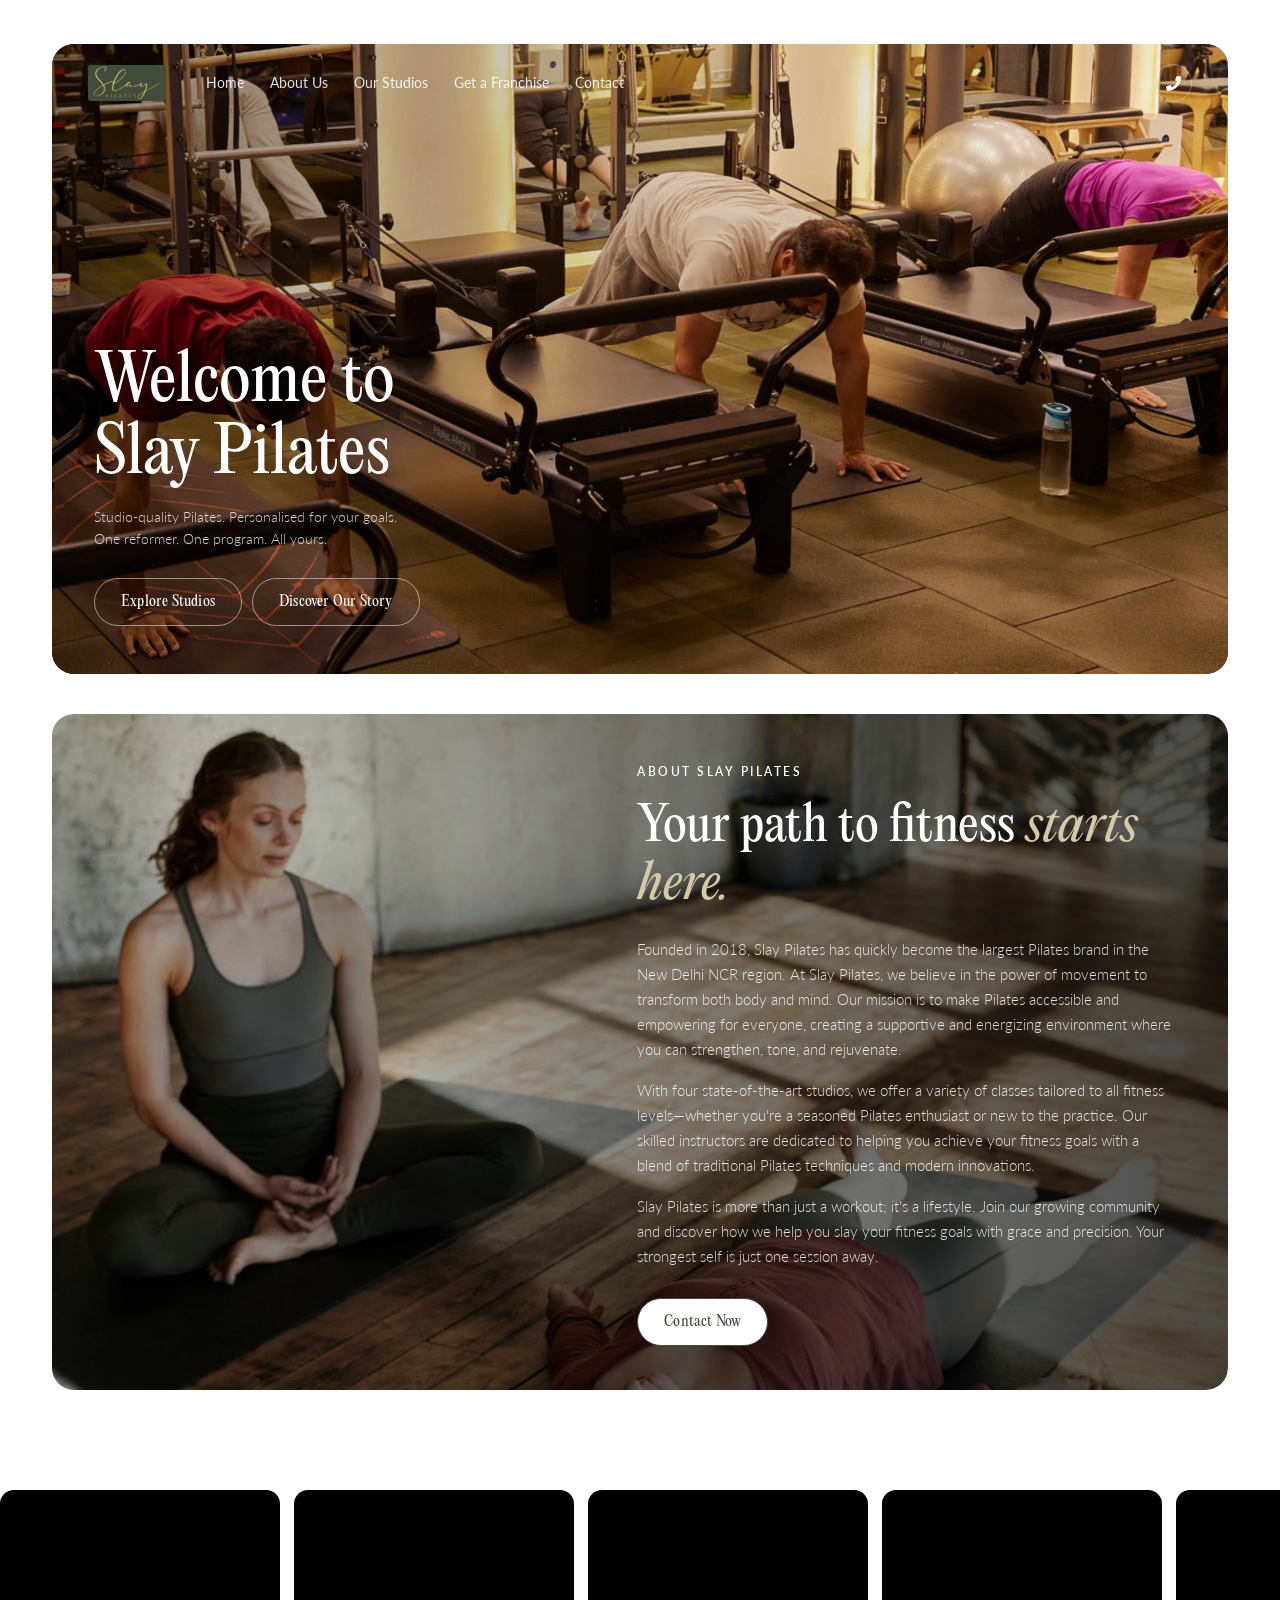
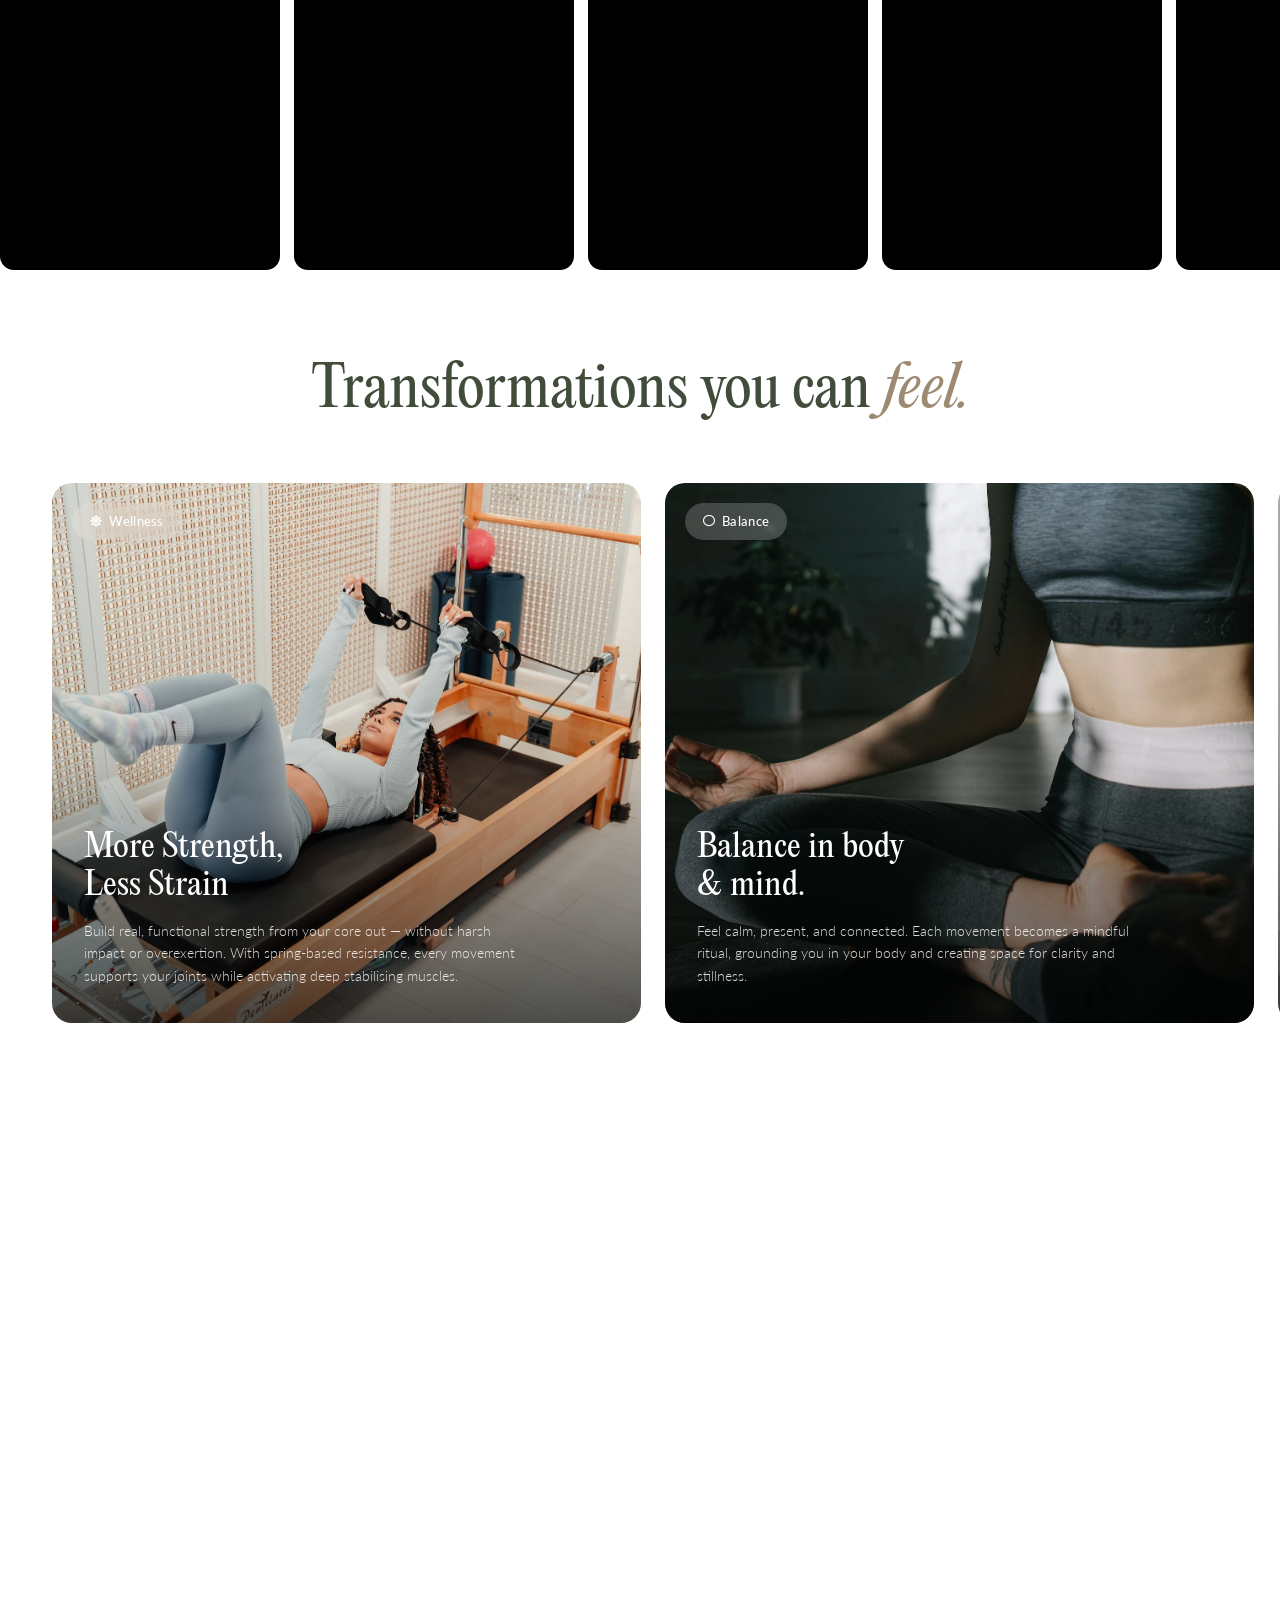
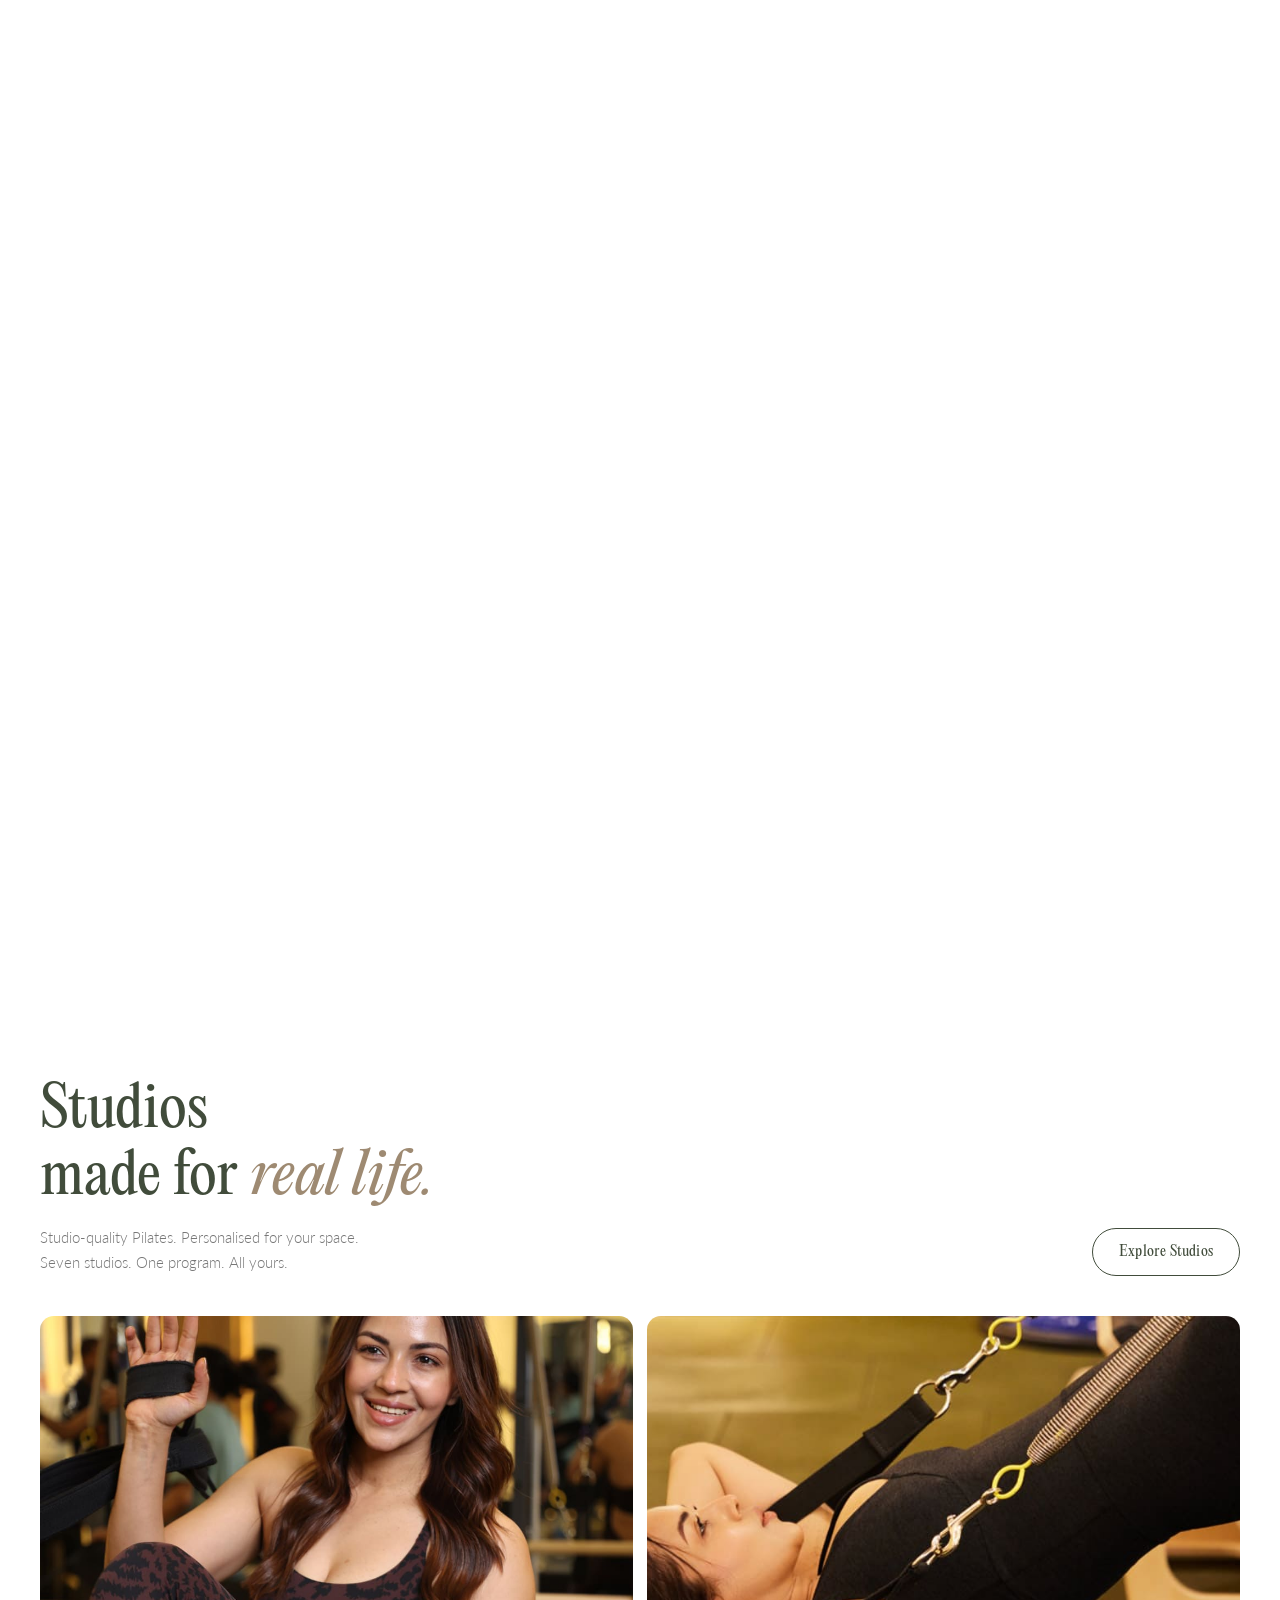
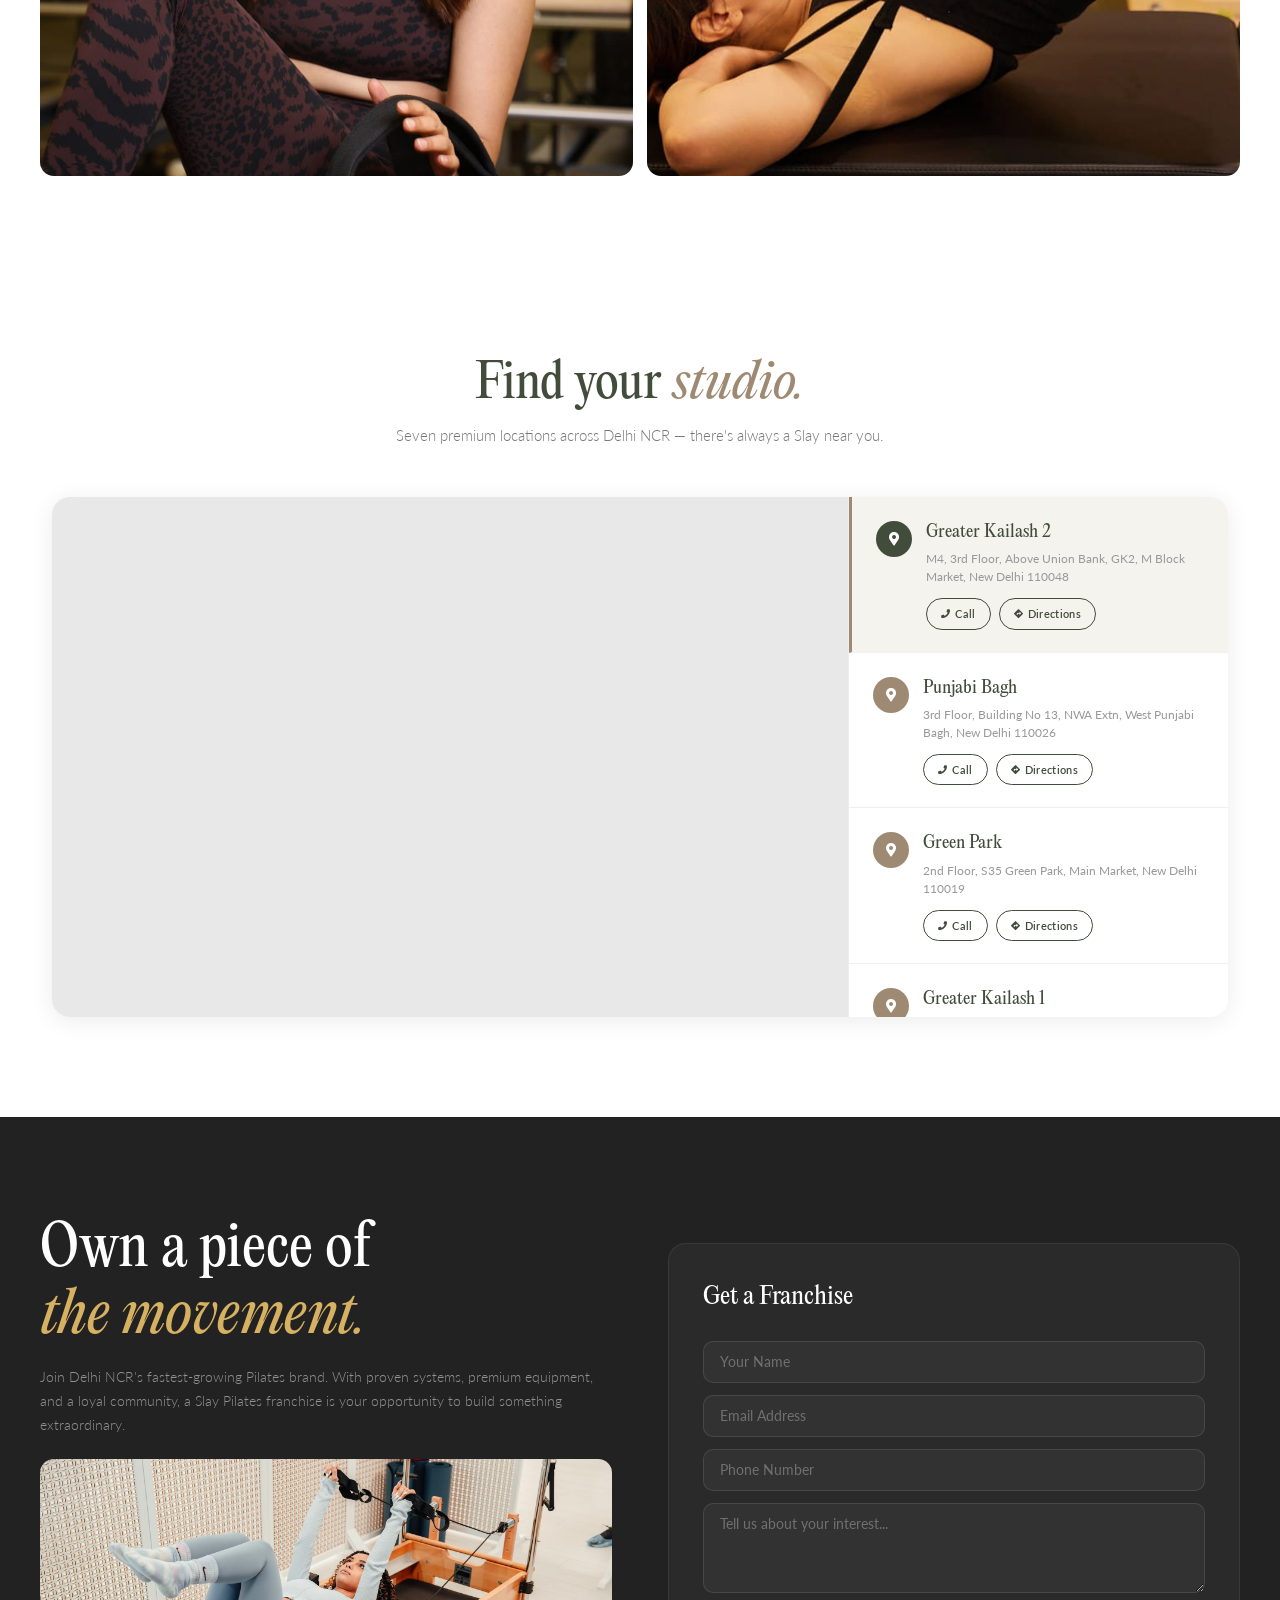
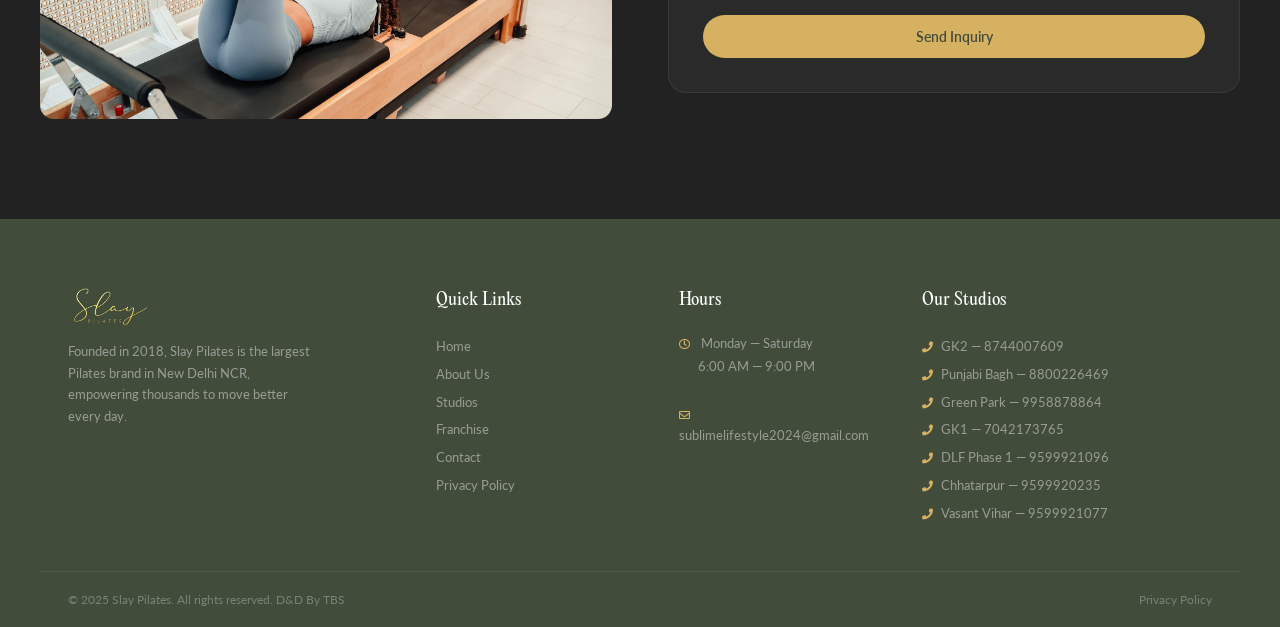
<file: index.html>
<!DOCTYPE html>
<html lang="en">
<head>
    <title>Slay Pilates — Studio-quality Pilates in Delhi NCR</title>
    <meta name="description" content="Slay Pilates — The largest Pilates brand in New Delhi NCR." />
    <meta charset="UTF-8">
    <meta http-equiv="X-UA-Compatible" content="IE=edge">
    <meta name="viewport" content="width=device-width, initial-scale=1.0">
    <link rel="shortcut icon" type="image/x-icon" href="img/favicon.jpg">
    <link rel="stylesheet" href="fontawesome/css/all.min.css">
    <link rel="stylesheet" href="css/redesign.css">
</head>
<body>

<!-- ======================== HERO ======================== -->
<section class="hero">
    <div class="hero-card">

        <!-- Video background -->
        <video autoplay muted loop playsinline poster="img/slider/slider_img.jpg">
            <source src="https://assets.mixkit.co/videos/48555/48555-1080.mp4" type="video/mp4">
        </video>

        <!-- Gradient overlay -->
        <div class="hero-overlay"></div>

        <!-- Nav INSIDE the hero card (exactly like Flexera) -->
        <nav class="nav" id="nav-bar">
            <a href="index.html" class="nav-logo">
                <img src="img/logo/logo.jpg" alt="Slay Pilates">
            </a>

            <div class="nav-links" id="nav-links">
                <a href="index.html">Home</a>
                <a href="about-us.html">About Us</a>
                <a href="branches.html">Our Studios</a>
                <a href="get-a-franchisee.html">Get a Franchise</a>
                <a href="contact-us.html">Contact</a>
            </div>

            <div class="nav-right">
                <a href="tel:+917042173765" class="nav-cart" title="Call Us">
                    <i class="fas fa-phone"></i>
                </a>
            </div>

            <div class="nav-burger" id="nav-burger">
                <span></span><span></span><span></span>
            </div>
        </nav>

        <!-- Hero text — bottom left -->
        <div class="hero-content">
            <h1 class="hero-title">
                Welcome to<br>
                Slay Pilates
            </h1>
            <p class="hero-desc">
                Studio-quality Pilates. Personalised for your goals.<br>
                One reformer. One program. All yours.
            </p>
            <div class="hero-btns">
                <a href="branches.html" class="btn-pill">Explore Studios</a>
                <a href="about-us.html" class="btn-pill">Discover Our Story</a>
            </div>
        </div>

    </div>
</section>

<!-- ======================== MOVEMENT INTRO ======================== -->
<section class="intro">
    <div class="intro-inner reveal">
        <div class="intro-photo">
            <img src="img/slider/about-us.jpg" alt="Slay Pilates Studio">
            <div class="intro-text">
                <span class="intro-label">ABOUT SLAY PILATES</span>
                <h2 class="section-heading section-heading--md">
                    Your path to fitness <span class="it">starts here.</span>
                </h2>
                <p class="body-text">
                    Founded in 2018, Slay Pilates has quickly become the largest Pilates
                    brand in the New Delhi NCR region. At Slay Pilates, we believe in the
                    power of movement to transform both body and mind. Our mission is
                    to make Pilates accessible and empowering for everyone, creating a
                    supportive and energizing environment where you can strengthen,
                    tone, and rejuvenate.
                </p>
                <p class="body-text" style="margin-top:16px;">
                    With four state-of-the-art studios, we offer a variety of classes tailored
                    to all fitness levels—whether you're a seasoned Pilates enthusiast or
                    new to the practice. Our skilled instructors are dedicated to helping
                    you achieve your fitness goals with a blend of traditional Pilates
                    techniques and modern innovations.
                </p>
                <p class="body-text" style="margin-top:16px;">
                    Slay Pilates is more than just a workout; it's a lifestyle. Join our
                    growing community and discover how we help you slay your fitness
                    goals with grace and precision. Your strongest self is just
                    one session away.
                </p>
                <a href="contact-us.html" class="btn-pill btn-pill--dark" style="margin-top:28px;">Contact Now</a>
            </div>
        </div>
    </div>
</section>

<!-- ======================== REELS TICKER ======================== -->
<section class="cards-section">
    <div class="ticker">
        <div class="ticker-track">
            <!-- Set 1 -->
            <div class="reel-card"><iframe src="https://www.instagram.com/reel/DG-pu7yS-I9/embed/" allowtransparency="true" allowfullscreen="true" scrolling="no" loading="lazy"></iframe></div>
            <div class="reel-card"><iframe src="https://www.instagram.com/reel/DGp7idtS2Yt/embed/" allowtransparency="true" allowfullscreen="true" scrolling="no" loading="lazy"></iframe></div>
            <div class="reel-card"><iframe src="https://www.instagram.com/reel/DU0efe7kl5d/embed/" allowtransparency="true" allowfullscreen="true" scrolling="no" loading="lazy"></iframe></div>
            <div class="reel-card"><iframe src="https://www.instagram.com/reel/DUx9ocXCQQy/embed/" allowtransparency="true" allowfullscreen="true" scrolling="no" loading="lazy"></iframe></div>
            <div class="reel-card"><iframe src="https://www.instagram.com/reel/DUvzyU1kiZt/embed/" allowtransparency="true" allowfullscreen="true" scrolling="no" loading="lazy"></iframe></div>
            <div class="reel-card"><iframe src="https://www.instagram.com/reel/DUpDRssksiT/embed/" allowtransparency="true" allowfullscreen="true" scrolling="no" loading="lazy"></iframe></div>
            <div class="reel-card"><iframe src="https://www.instagram.com/reel/DUihuvTCVMX/embed/" allowtransparency="true" allowfullscreen="true" scrolling="no" loading="lazy"></iframe></div>
            <div class="reel-card"><iframe src="https://www.instagram.com/reel/DS_39rXicHa/embed/" allowtransparency="true" allowfullscreen="true" scrolling="no" loading="lazy"></iframe></div>
            <!-- Set 2 (duplicate for seamless loop) -->
            <div class="reel-card"><iframe src="https://www.instagram.com/reel/DG-pu7yS-I9/embed/" allowtransparency="true" allowfullscreen="true" scrolling="no" loading="lazy"></iframe></div>
            <div class="reel-card"><iframe src="https://www.instagram.com/reel/DGp7idtS2Yt/embed/" allowtransparency="true" allowfullscreen="true" scrolling="no" loading="lazy"></iframe></div>
            <div class="reel-card"><iframe src="https://www.instagram.com/reel/DU0efe7kl5d/embed/" allowtransparency="true" allowfullscreen="true" scrolling="no" loading="lazy"></iframe></div>
            <div class="reel-card"><iframe src="https://www.instagram.com/reel/DUx9ocXCQQy/embed/" allowtransparency="true" allowfullscreen="true" scrolling="no" loading="lazy"></iframe></div>
            <div class="reel-card"><iframe src="https://www.instagram.com/reel/DUvzyU1kiZt/embed/" allowtransparency="true" allowfullscreen="true" scrolling="no" loading="lazy"></iframe></div>
            <div class="reel-card"><iframe src="https://www.instagram.com/reel/DUpDRssksiT/embed/" allowtransparency="true" allowfullscreen="true" scrolling="no" loading="lazy"></iframe></div>
            <div class="reel-card"><iframe src="https://www.instagram.com/reel/DUihuvTCVMX/embed/" allowtransparency="true" allowfullscreen="true" scrolling="no" loading="lazy"></iframe></div>
            <div class="reel-card"><iframe src="https://www.instagram.com/reel/DS_39rXicHa/embed/" allowtransparency="true" allowfullscreen="true" scrolling="no" loading="lazy"></iframe></div>
        </div>
    </div>
</section>

<!-- ======================== TRANSFORMATIONS (HORIZONTAL SCROLL) ======================== -->
<section class="transforms" id="transforms">
    <div class="transforms-sticky">
        <div class="transforms-head">
            <h2 class="section-heading section-heading--lg">Transformations you can <span class="it">feel.</span></h2>
        </div>
        <div class="transforms-track" id="transforms-track">
            <div class="tf-card">
                <img src="img/gallery/pilates-strength.jpg" alt="Wellness">
                <div class="tf-card-overlay"></div>
                <span class="tf-tag"><i class="fas fa-sun"></i> Wellness</span>
                <div class="tf-card-content">
                    <h3 class="tf-card-title">More Strength,<br>Less Strain</h3>
                    <p class="tf-card-desc">Build real, functional strength from your core out — without harsh impact or overexertion. With spring-based resistance, every movement supports your joints while activating deep stabilising muscles.</p>
                </div>
            </div>
            <div class="tf-card">
                <img src="img/gallery/meditation-indoor.jpg" alt="Balance">
                <div class="tf-card-overlay"></div>
                <span class="tf-tag"><i class="far fa-circle"></i> Balance</span>
                <div class="tf-card-content">
                    <h3 class="tf-card-title">Balance in body<br>&amp; mind.</h3>
                    <p class="tf-card-desc">Feel calm, present, and connected. Each movement becomes a mindful ritual, grounding you in your body and creating space for clarity and stillness.</p>
                </div>
            </div>
            <div class="tf-card">
                <img src="img/gallery/yoga-room.jpg" alt="Convenience">
                <div class="tf-card-overlay"></div>
                <span class="tf-tag"><i class="fas fa-map-marker-alt"></i> Convenience</span>
                <div class="tf-card-content">
                    <h3 class="tf-card-title">Come as you are,<br>leave transformed.</h3>
                    <p class="tf-card-desc">No complicated gear, no intimidation. Just walk in, step onto the reformer, and let the movement do the rest. Seven studios across Delhi NCR — there's always a Slay near you.</p>
                </div>
            </div>
            <div class="tf-card">
                <img src="img/gallery/pilates-group.jpg" alt="Community">
                <div class="tf-card-overlay"></div>
                <span class="tf-tag"><i class="fas fa-heart"></i> Community</span>
                <div class="tf-card-content">
                    <h3 class="tf-card-title">Stronger together,<br>always.</h3>
                    <p class="tf-card-desc">Join a community that uplifts and inspires. From beginners to advanced practitioners, our inclusive environment makes every session feel like coming home.</p>
                </div>
            </div>
        </div>
    </div>
</section>

<!-- ======================== STUDIOS ======================== -->
<section class="studios">
    <div class="studios-inner">
        <div class="studios-row reveal">
            <div class="studios-left">
                <h2 class="section-heading section-heading--lg">
                    Studios<br>made for <span class="it">real life.</span>
                </h2>
                <p class="body-text">
                    Studio-quality Pilates. Personalised for your space.<br>
                    Seven studios. One program. All yours.
                </p>
            </div>
            <a href="branches.html" class="btn-pill btn-pill--dark">Explore Studios</a>
        </div>
        <div class="studios-imgs reveal reveal-d2">
            <div class="simg"><img src="img/gallery/studio-portrait.jpg" alt="Slay Pilates Studio"></div>
            <div class="simg"><img src="img/gallery/studio-reformer.jpg" alt="Slay Pilates Studio"></div>
        </div>
    </div>
</section>

<!-- ======================== LOCATIONS ======================== -->
<section class="locations" id="locations">
    <div class="locations-inner reveal">
        <div class="locations-head">
            <h2 class="section-heading section-heading--md">Find your <span class="it">studio.</span></h2>
            <p class="body-text">Seven premium locations across Delhi NCR — there's always a Slay near you.</p>
        </div>
        <div class="loc-layout">
            <div class="loc-map" id="loc-map">
                <iframe id="loc-map-iframe"
                    src="https://maps.google.com/maps?q=Slay+Pilates+Greater+Kailash+2+New+Delhi&t=&z=13&ie=UTF8&iwloc=&output=embed"
                    allowfullscreen="" loading="lazy" referrerpolicy="no-referrer-when-downgrade"></iframe>
            </div>
            <div class="loc-list" id="loc-list">
                <div class="loc-item active" data-lat="28.5368" data-lng="77.2427" data-query="Slay+Pilates+M+Block+Market+Greater+Kailash+2+New+Delhi">
                    <div class="loc-item-pin"><i class="fas fa-map-marker-alt"></i></div>
                    <div class="loc-item-info">
                        <h3 class="loc-item-name">Greater Kailash 2</h3>
                        <p class="loc-item-addr">M4, 3rd Floor, Above Union Bank, GK2, M Block Market, New Delhi 110048</p>
                        <div class="loc-item-actions">
                            <a href="tel:+918744007609" class="loc-item-btn"><i class="fas fa-phone"></i> Call</a>
                            <a href="https://www.google.com/maps/search/M4+M+Block+Market+Greater+Kailash+2+New+Delhi+110048" target="_blank" class="loc-item-btn"><i class="fas fa-directions"></i> Directions</a>
                        </div>
                    </div>
                </div>
                <div class="loc-item" data-lat="28.6615" data-lng="77.1307" data-query="Slay+Pilates+West+Punjabi+Bagh+New+Delhi">
                    <div class="loc-item-pin"><i class="fas fa-map-marker-alt"></i></div>
                    <div class="loc-item-info">
                        <h3 class="loc-item-name">Punjabi Bagh</h3>
                        <p class="loc-item-addr">3rd Floor, Building No 13, NWA Extn, West Punjabi Bagh, New Delhi 110026</p>
                        <div class="loc-item-actions">
                            <a href="tel:+918800226469" class="loc-item-btn"><i class="fas fa-phone"></i> Call</a>
                            <a href="https://www.google.com/maps/search/Building+13+NWA+Extn+West+Punjabi+Bagh+New+Delhi+110026" target="_blank" class="loc-item-btn"><i class="fas fa-directions"></i> Directions</a>
                        </div>
                    </div>
                </div>
                <div class="loc-item" data-lat="28.5609" data-lng="77.2090" data-query="Slay+Pilates+S35+Green+Park+Main+Market+New+Delhi">
                    <div class="loc-item-pin"><i class="fas fa-map-marker-alt"></i></div>
                    <div class="loc-item-info">
                        <h3 class="loc-item-name">Green Park</h3>
                        <p class="loc-item-addr">2nd Floor, S35 Green Park, Main Market, New Delhi 110019</p>
                        <div class="loc-item-actions">
                            <a href="tel:+919958878864" class="loc-item-btn"><i class="fas fa-phone"></i> Call</a>
                            <a href="https://www.google.com/maps/search/S35+Green+Park+Main+Market+New+Delhi+110019" target="_blank" class="loc-item-btn"><i class="fas fa-directions"></i> Directions</a>
                        </div>
                    </div>
                </div>
                <div class="loc-item" data-lat="28.5490" data-lng="77.2340" data-query="Slay+Pilates+S+Block+Greater+Kailash+1+New+Delhi">
                    <div class="loc-item-pin"><i class="fas fa-map-marker-alt"></i></div>
                    <div class="loc-item-info">
                        <h3 class="loc-item-name">Greater Kailash 1</h3>
                        <p class="loc-item-addr">S490 Ground Floor, S-Block, GK1, Main Road</p>
                        <div class="loc-item-actions">
                            <a href="tel:+917042173765" class="loc-item-btn"><i class="fas fa-phone"></i> Call</a>
                            <a href="https://www.google.com/maps/search/S490+S+Block+Greater+Kailash+1+New+Delhi" target="_blank" class="loc-item-btn"><i class="fas fa-directions"></i> Directions</a>
                        </div>
                    </div>
                </div>
                <div class="loc-item" data-lat="28.4430" data-lng="77.0930" data-query="Slay+Pilates+DLF+Phase+1+Gurgaon">
                    <div class="loc-item-pin"><i class="fas fa-map-marker-alt"></i></div>
                    <div class="loc-item-info">
                        <h3 class="loc-item-name">DLF Phase 1, Gurgaon</h3>
                        <p class="loc-item-addr">4th Floor, B19/6F, Golf Course Road, DLF Phase 1, Gurgaon, Haryana 122002</p>
                        <div class="loc-item-actions">
                            <a href="tel:+919599921096" class="loc-item-btn"><i class="fas fa-phone"></i> Call</a>
                            <a href="https://www.google.com/maps/search/B19+Golf+Course+Road+DLF+Phase+1+Gurgaon+122002" target="_blank" class="loc-item-btn"><i class="fas fa-directions"></i> Directions</a>
                        </div>
                    </div>
                </div>
                <div class="loc-item" data-lat="28.4960" data-lng="77.1740" data-query="Slay+Pilates+Chhatarpur+Farms+New+Delhi">
                    <div class="loc-item-pin"><i class="fas fa-map-marker-alt"></i></div>
                    <div class="loc-item-info">
                        <h3 class="loc-item-name">Chhatarpur Farms</h3>
                        <p class="loc-item-addr">Farm 5A, Osho Drive, Westend DLF Chhatarpur Farms, New Delhi 110030</p>
                        <div class="loc-item-actions">
                            <a href="tel:+919599920235" class="loc-item-btn"><i class="fas fa-phone"></i> Call</a>
                            <a href="https://www.google.com/maps/search/Farm+5A+Osho+Drive+Westend+DLF+Chhatarpur+Farms+New+Delhi+110030" target="_blank" class="loc-item-btn"><i class="fas fa-directions"></i> Directions</a>
                        </div>
                    </div>
                </div>
                <div class="loc-item" data-lat="28.5570" data-lng="77.1590" data-query="Slay+Pilates+Basant+Lok+Market+Vasant+Vihar+New+Delhi">
                    <div class="loc-item-pin"><i class="fas fa-map-marker-alt"></i></div>
                    <div class="loc-item-info">
                        <h3 class="loc-item-name">Vasant Vihar</h3>
                        <p class="loc-item-addr">1st Floor, 55, Opposite Priya Cinemas, Basant Lok Market, New Delhi 110057</p>
                        <div class="loc-item-actions">
                            <a href="tel:+919599921077" class="loc-item-btn"><i class="fas fa-phone"></i> Call</a>
                            <a href="https://www.google.com/maps/search/55+Basant+Lok+Market+Vasant+Vihar+New+Delhi+110057" target="_blank" class="loc-item-btn"><i class="fas fa-directions"></i> Directions</a>
                        </div>
                    </div>
                </div>
            </div>
        </div>
    </div>
</section>

<!-- ======================== FRANCHISE ======================== -->
<section class="franchise" id="franchise">
    <div class="franchise-inner">
        <div class="franchise-left reveal">
            <h2 class="section-heading section-heading--lg">
                Own a piece of<br><span class="it" style="color:var(--gold);">the movement.</span>
            </h2>
            <p>
                Join Delhi NCR's fastest-growing Pilates brand. With proven systems,
                premium equipment, and a loyal community, a Slay Pilates franchise
                is your opportunity to build something extraordinary.
            </p>
            <div class="fimg"><img src="img/gallery/Franchisee.jpg" alt="Franchise"></div>
        </div>
        <div class="fform reveal reveal-d2">
            <h3>Get a Franchise</h3>
            <form method="post" enctype="multipart/form-data">
                <div class="ff-field"><input type="text" name="first_name" placeholder="Your Name" required></div>
                <div class="ff-field"><input type="email" name="tbsemail" placeholder="Email Address" required></div>
                <div class="ff-field"><input type="tel" name="tbsphone" placeholder="Phone Number" required></div>
                <div class="ff-field"><textarea name="tbs_msg" rows="4" placeholder="Tell us about your interest..."></textarea></div>
                <button type="submit" name="DALOMC" class="ff-submit">Send Inquiry</button>
            </form>
        </div>
    </div>
</section>

<!-- ======================== FOOTER ======================== -->
<footer class="footer">
    <div class="footer-grid">
        <div class="footer-brand">
            <img src="img/logo/logo.jpg" alt="Slay Pilates">
            <p>Founded in 2018, Slay Pilates is the largest Pilates brand in New Delhi NCR, empowering thousands to move better every day.</p>
        </div>
        <div class="footer-col">
            <h4>Quick Links</h4>
            <a href="index.html">Home</a>
            <a href="about-us.html">About Us</a>
            <a href="branches.html">Studios</a>
            <a href="get-a-franchisee.html">Franchise</a>
            <a href="contact-us.html">Contact</a>
            <a href="privacy-policy.html">Privacy Policy</a>
        </div>
        <div class="footer-col">
            <h4>Hours</h4>
            <p><i class="far fa-clock"></i> Monday — Saturday</p>
            <p style="padding-left:19px;">6:00 AM — 9:00 PM</p>
            <br>
            <p><i class="far fa-envelope"></i> sublimelifestyle2024@gmail.com</p>
        </div>
        <div class="footer-col">
            <h4>Our Studios</h4>
            <a href="tel:+918744007609"><i class="fas fa-phone"></i>GK2 — 8744007609</a>
            <a href="tel:+918800226469"><i class="fas fa-phone"></i>Punjabi Bagh — 8800226469</a>
            <a href="tel:+919958878864"><i class="fas fa-phone"></i>Green Park — 9958878864</a>
            <a href="tel:+917042173765"><i class="fas fa-phone"></i>GK1 — 7042173765</a>
            <a href="tel:+919599921096"><i class="fas fa-phone"></i>DLF Phase 1 — 9599921096</a>
            <a href="tel:+919599920235"><i class="fas fa-phone"></i>Chhatarpur — 9599920235</a>
            <a href="tel:+919599921077"><i class="fas fa-phone"></i>Vasant Vihar — 9599921077</a>
        </div>
    </div>
    <div class="footer-bar">
        <p>&copy; 2025 Slay Pilates. All rights reserved. D&amp;D By <a href="https://www.ajaykumarthakur.in/" target="_blank">TBS</a></p>
        <a href="privacy-policy.html">Privacy Policy</a>
    </div>
</footer>

<!-- ======================== JS ======================== -->
<script>
// Burger menu
const burger = document.getElementById('nav-burger');
const navLinks = document.getElementById('nav-links');
const heroCard = document.querySelector('.hero-card') || document.querySelector('.page-hero-card');
burger.addEventListener('click', () => {
    burger.classList.toggle('open');
    navLinks.classList.toggle('open');
    if (heroCard) heroCard.classList.toggle('nav-open');
});
document.querySelectorAll('.nav-links a').forEach(a =>
    a.addEventListener('click', () => {
        navLinks.classList.remove('open');
        burger.classList.remove('open');
        if (heroCard) heroCard.classList.remove('nav-open');
    })
);

// Scroll reveal
const io = new IntersectionObserver(entries => {
    entries.forEach(e => {
        if (e.isIntersecting) { e.target.classList.add('show'); io.unobserve(e.target); }
    });
}, { threshold: 0.1, rootMargin: '0px 0px -20px 0px' });
document.querySelectorAll('.reveal').forEach(el => io.observe(el));

// Pause ticker on hover
const ticker = document.querySelector('.ticker-track');
if (ticker) {
    ticker.addEventListener('mouseenter', () => ticker.style.animationPlayState = 'paused');
    ticker.addEventListener('mouseleave', () => ticker.style.animationPlayState = 'running');
}

// Location map interaction
(function() {
    const items = document.querySelectorAll('.loc-item');
    const mapIframe = document.getElementById('loc-map-iframe');
    if (!items.length || !mapIframe) return;

    items.forEach(function(item) {
        item.addEventListener('click', function() {
            items.forEach(function(i) { i.classList.remove('active'); });
            item.classList.add('active');
            var query = item.dataset.query;
            mapIframe.src = 'https://maps.google.com/maps?q=' + query + '&t=&z=15&ie=UTF8&iwloc=&output=embed';
        });
    });
})();

// Horizontal scroll on vertical scroll — Transformations section (desktop only)
(function() {
    var section = document.getElementById('transforms');
    var tfTrack = document.getElementById('transforms-track');
    if (!section || !tfTrack) return;

    function isMobile() { return window.innerWidth <= 768; }

    var ticking = false;
    function onScroll() {
        if (!ticking) {
            requestAnimationFrame(function() {
                if (isMobile()) { tfTrack.style.transform = ''; ticking = false; return; }
                var rect = section.getBoundingClientRect();
                var sectionTop = window.scrollY + rect.top;
                var scrollable = section.offsetHeight - window.innerHeight;
                if (scrollable <= 0) { ticking = false; return; }
                var progress = Math.min(Math.max((window.scrollY - sectionTop) / scrollable, 0), 1);
                var maxTranslate = tfTrack.scrollWidth - tfTrack.parentElement.offsetWidth;
                tfTrack.style.transform = 'translateX(' + (-progress * maxTranslate) + 'px)';
                ticking = false;
            });
            ticking = true;
        }
    }

    window.addEventListener('scroll', onScroll, { passive: true });
    window.addEventListener('resize', onScroll);
    onScroll();
})();
</script>

</body>
</html>
</file>
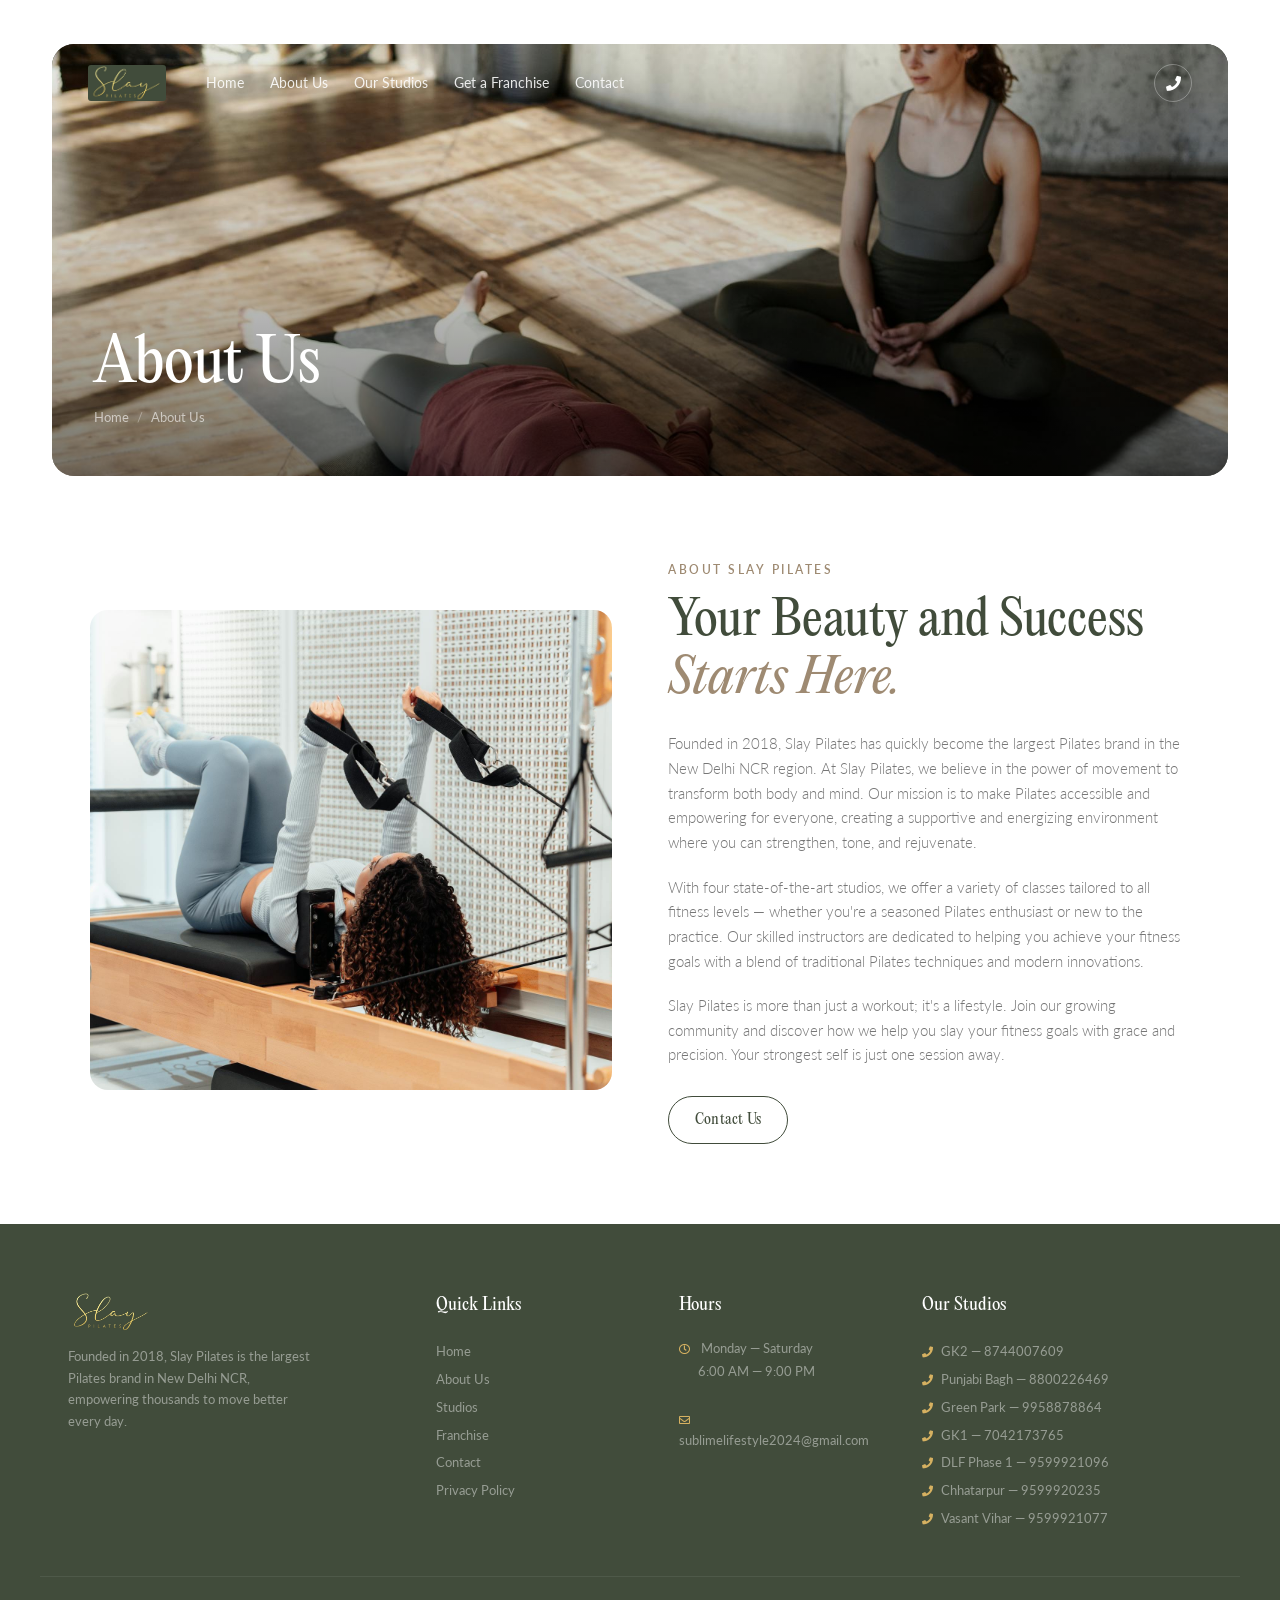
<file: about-us.html>
<!DOCTYPE html>
<html lang="en">
<head>
    <title>About Us — Slay Pilates</title>
    <meta name="description" content="Learn about Slay Pilates — the largest Pilates brand in New Delhi NCR, founded in 2018." />
    <meta charset="UTF-8">
    <meta http-equiv="X-UA-Compatible" content="IE=edge">
    <meta name="viewport" content="width=device-width, initial-scale=1.0">
    <link rel="shortcut icon" type="image/x-icon" href="img/favicon.jpg">
    <link rel="stylesheet" href="fontawesome/css/all.min.css">
    <link rel="stylesheet" href="css/redesign.css">
</head>
<body>

<!-- ======================== PAGE HERO ======================== -->
<section class="page-hero">
    <div class="page-hero-card">
        <img src="img/slider/about-us.jpg" alt="About Slay Pilates">
        <div class="page-hero-overlay"></div>

        <nav class="nav" id="nav-bar">
            <a href="index.html" class="nav-logo"><img src="img/logo/logo.jpg" alt="Slay Pilates"></a>
            <div class="nav-links" id="nav-links">
                <a href="index.html">Home</a>
                <a href="about-us.html">About Us</a>
                <a href="branches.html">Our Studios</a>
                <a href="get-a-franchisee.html">Get a Franchise</a>
                <a href="contact-us.html">Contact</a>
            </div>
            <div class="nav-right"><a href="tel:+917042173765" class="nav-cart" title="Call Us"><i class="fas fa-phone"></i></a></div>
            <div class="nav-burger" id="nav-burger"><span></span><span></span><span></span></div>
        </nav>

        <div class="page-hero-content">
            <h1 class="page-hero-title">About Us</h1>
            <div class="page-hero-breadcrumb">
                <a href="index.html">Home</a>
                <span>/</span>
                About Us
            </div>
        </div>
    </div>
</section>

<!-- ======================== ABOUT CONTENT ======================== -->
<section class="page-section">
    <div class="page-section-inner">
        <div class="about-grid reveal">
            <div class="about-img">
                <img src="img/gallery/about-content.jpg" alt="Slay Pilates Studio">
            </div>
            <div class="about-text">
                <span class="intro-label">ABOUT SLAY PILATES</span>
                <h2 class="section-heading section-heading--md">
                    Your Beauty and Success <span class="it">Starts Here.</span>
                </h2>
                <p class="body-text">
                    Founded in 2018, Slay Pilates has quickly become the largest Pilates brand in the New Delhi NCR region. At Slay Pilates, we believe in the power of movement to transform both body and mind. Our mission is to make Pilates accessible and empowering for everyone, creating a supportive and energizing environment where you can strengthen, tone, and rejuvenate.
                </p>
                <p class="body-text">
                    With four state-of-the-art studios, we offer a variety of classes tailored to all fitness levels — whether you're a seasoned Pilates enthusiast or new to the practice. Our skilled instructors are dedicated to helping you achieve your fitness goals with a blend of traditional Pilates techniques and modern innovations.
                </p>
                <p class="body-text">
                    Slay Pilates is more than just a workout; it's a lifestyle. Join our growing community and discover how we help you slay your fitness goals with grace and precision. Your strongest self is just one session away.
                </p>
                <a href="contact-us.html" class="btn-pill btn-pill--dark">Contact Us</a>
            </div>
        </div>
    </div>
</section>

<!-- ======================== FOOTER ======================== -->
<footer class="footer">
    <div class="footer-grid">
        <div class="footer-brand">
            <img src="img/logo/logo.jpg" alt="Slay Pilates">
            <p>Founded in 2018, Slay Pilates is the largest Pilates brand in New Delhi NCR, empowering thousands to move better every day.</p>
        </div>
        <div class="footer-col">
            <h4>Quick Links</h4>
            <a href="index.html">Home</a>
            <a href="about-us.html">About Us</a>
            <a href="branches.html">Studios</a>
            <a href="get-a-franchisee.html">Franchise</a>
            <a href="contact-us.html">Contact</a>
            <a href="privacy-policy.html">Privacy Policy</a>
        </div>
        <div class="footer-col">
            <h4>Hours</h4>
            <p><i class="far fa-clock"></i> Monday — Saturday</p>
            <p style="padding-left:19px;">6:00 AM — 9:00 PM</p>
            <br>
            <p><i class="far fa-envelope"></i> sublimelifestyle2024@gmail.com</p>
        </div>
        <div class="footer-col">
            <h4>Our Studios</h4>
            <a href="tel:+918744007609"><i class="fas fa-phone"></i>GK2 — 8744007609</a>
            <a href="tel:+918800226469"><i class="fas fa-phone"></i>Punjabi Bagh — 8800226469</a>
            <a href="tel:+919958878864"><i class="fas fa-phone"></i>Green Park — 9958878864</a>
            <a href="tel:+917042173765"><i class="fas fa-phone"></i>GK1 — 7042173765</a>
            <a href="tel:+919599921096"><i class="fas fa-phone"></i>DLF Phase 1 — 9599921096</a>
            <a href="tel:+919599920235"><i class="fas fa-phone"></i>Chhatarpur — 9599920235</a>
            <a href="tel:+919599921077"><i class="fas fa-phone"></i>Vasant Vihar — 9599921077</a>
        </div>
    </div>
    <div class="footer-bar">
        <p>&copy; 2025 Slay Pilates. All rights reserved. D&amp;D By <a href="https://www.ajaykumarthakur.in/" target="_blank">TBS</a></p>
        <a href="privacy-policy.html">Privacy Policy</a>
    </div>
</footer>

<script>
const burger = document.getElementById('nav-burger');
const navLinks = document.getElementById('nav-links');
const heroCard = document.querySelector('.hero-card') || document.querySelector('.page-hero-card');
burger.addEventListener('click', () => { burger.classList.toggle('open'); navLinks.classList.toggle('open'); if (heroCard) heroCard.classList.toggle('nav-open'); });
document.querySelectorAll('.nav-links a').forEach(a => a.addEventListener('click', () => { navLinks.classList.remove('open'); burger.classList.remove('open'); if (heroCard) heroCard.classList.remove('nav-open'); }));

const io = new IntersectionObserver(entries => {
    entries.forEach(e => { if (e.isIntersecting) { e.target.classList.add('show'); io.unobserve(e.target); } });
}, { threshold: 0.1, rootMargin: '0px 0px -20px 0px' });
document.querySelectorAll('.reveal').forEach(el => io.observe(el));
</script>
</body>
</html>
</file>
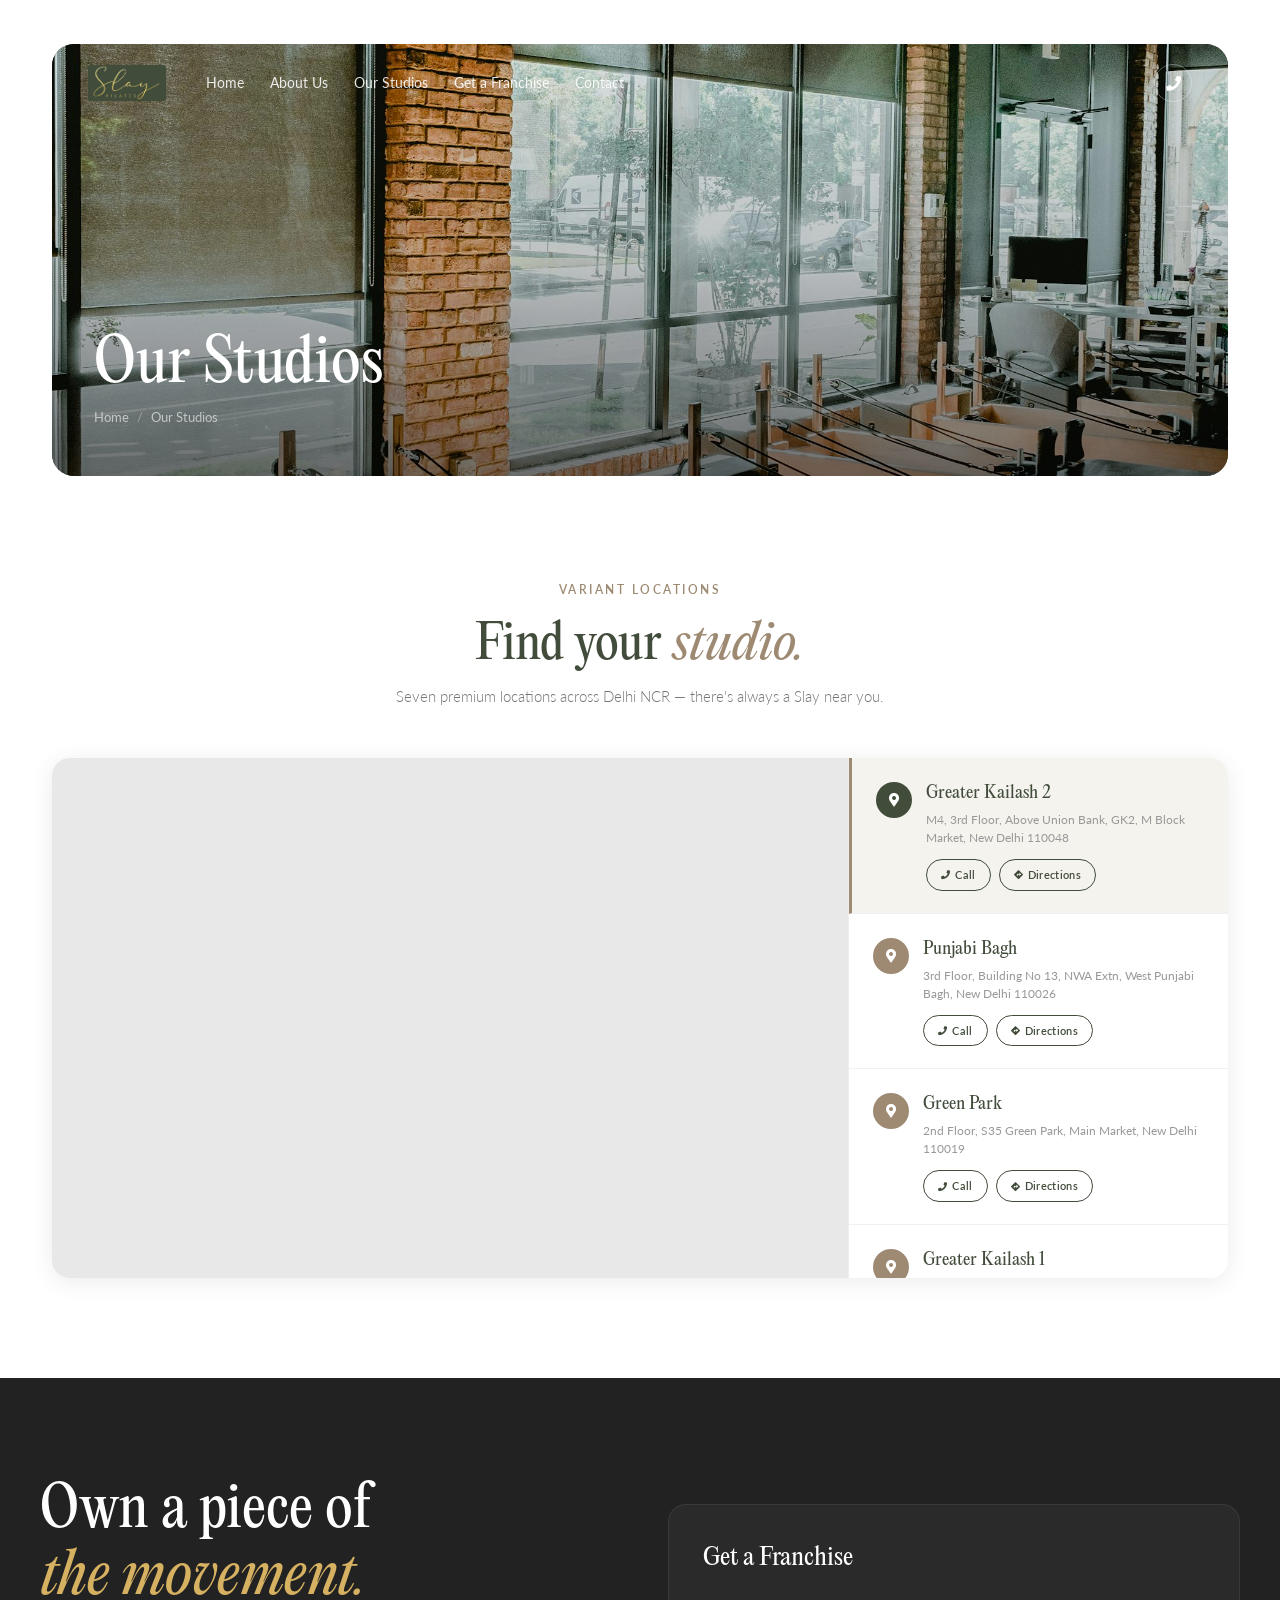
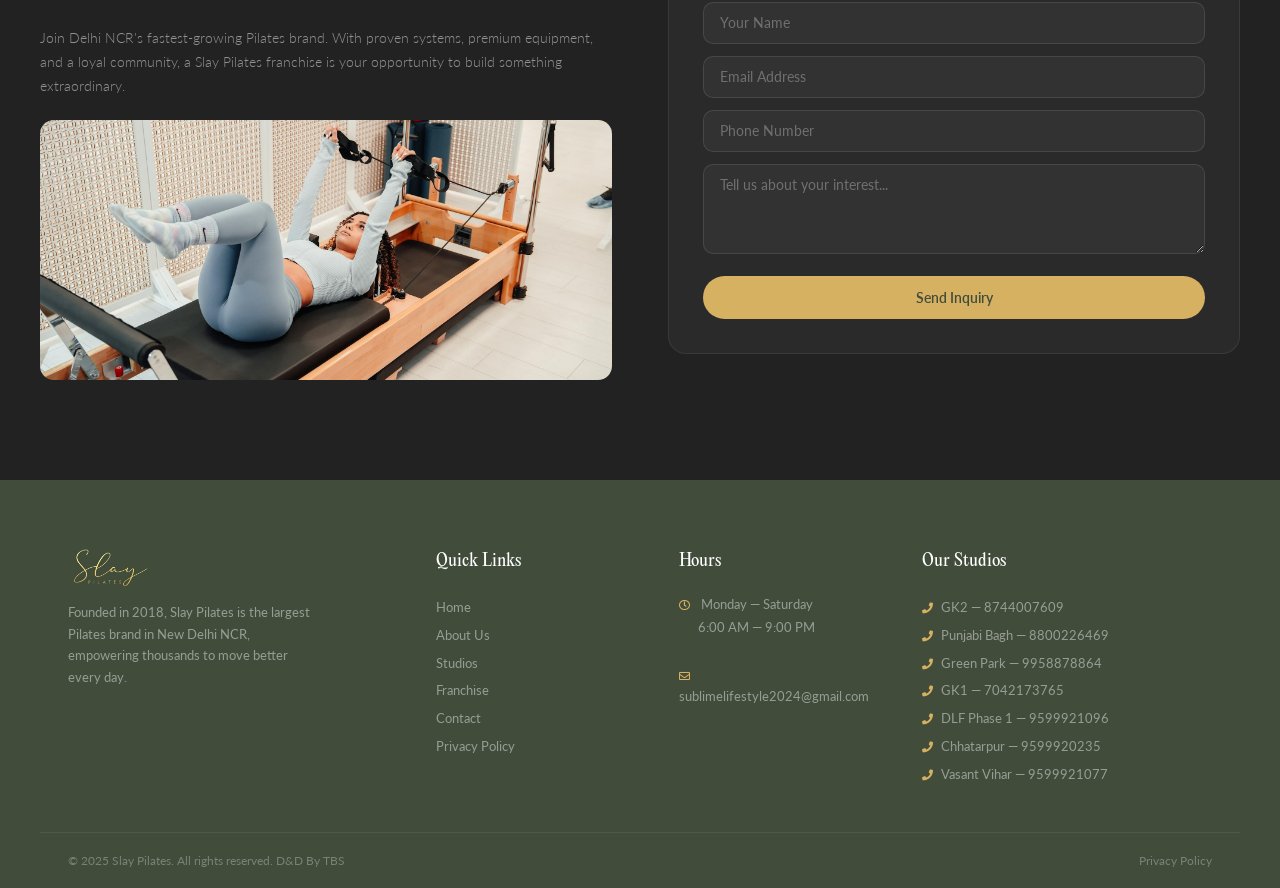
<file: branches.html>
<!DOCTYPE html>
<html lang="en">
<head>
    <title>Our Studios — Slay Pilates</title>
    <meta name="description" content="Find a Slay Pilates studio near you — seven premium locations across Delhi NCR." />
    <meta charset="UTF-8">
    <meta http-equiv="X-UA-Compatible" content="IE=edge">
    <meta name="viewport" content="width=device-width, initial-scale=1.0">
    <link rel="shortcut icon" type="image/x-icon" href="img/favicon.jpg">
    <link rel="stylesheet" href="fontawesome/css/all.min.css">
    <link rel="stylesheet" href="css/redesign.css">
</head>
<body>

<!-- ======================== PAGE HERO ======================== -->
<section class="page-hero">
    <div class="page-hero-card">
        <img src="img/slider/location.jpg" alt="Our Studios">
        <div class="page-hero-overlay"></div>

        <nav class="nav" id="nav-bar">
            <a href="index.html" class="nav-logo"><img src="img/logo/logo.jpg" alt="Slay Pilates"></a>
            <div class="nav-links" id="nav-links">
                <a href="index.html">Home</a>
                <a href="about-us.html">About Us</a>
                <a href="branches.html">Our Studios</a>
                <a href="get-a-franchisee.html">Get a Franchise</a>
                <a href="contact-us.html">Contact</a>
            </div>
            <div class="nav-right"><a href="tel:+917042173765" class="nav-cart" title="Call Us"><i class="fas fa-phone"></i></a></div>
            <div class="nav-burger" id="nav-burger"><span></span><span></span><span></span></div>
        </nav>

        <div class="page-hero-content">
            <h1 class="page-hero-title">Our Studios</h1>
            <div class="page-hero-breadcrumb">
                <a href="index.html">Home</a>
                <span>/</span>
                Our Studios
            </div>
        </div>
    </div>
</section>

<!-- ======================== LOCATIONS ======================== -->
<section class="locations" id="locations">
    <div class="locations-inner reveal">
        <div class="locations-head">
            <span class="intro-label">VARIANT LOCATIONS</span>
            <h2 class="section-heading section-heading--md">Find your <span class="it">studio.</span></h2>
            <p class="body-text">Seven premium locations across Delhi NCR — there's always a Slay near you.</p>
        </div>
        <div class="loc-layout">
            <div class="loc-map" id="loc-map">
                <iframe id="loc-map-iframe"
                    src="https://maps.google.com/maps?q=Slay+Pilates+Greater+Kailash+2+New+Delhi&t=&z=13&ie=UTF8&iwloc=&output=embed"
                    allowfullscreen="" loading="lazy" referrerpolicy="no-referrer-when-downgrade"></iframe>
            </div>
            <div class="loc-list" id="loc-list">
                <div class="loc-item active" data-query="Slay+Pilates+M+Block+Market+Greater+Kailash+2+New+Delhi">
                    <div class="loc-item-pin"><i class="fas fa-map-marker-alt"></i></div>
                    <div class="loc-item-info">
                        <h3 class="loc-item-name">Greater Kailash 2</h3>
                        <p class="loc-item-addr">M4, 3rd Floor, Above Union Bank, GK2, M Block Market, New Delhi 110048</p>
                        <div class="loc-item-actions">
                            <a href="tel:+918744007609" class="loc-item-btn"><i class="fas fa-phone"></i> Call</a>
                            <a href="https://www.google.com/maps/search/M4+M+Block+Market+Greater+Kailash+2+New+Delhi+110048" target="_blank" class="loc-item-btn"><i class="fas fa-directions"></i> Directions</a>
                        </div>
                    </div>
                </div>
                <div class="loc-item" data-query="Slay+Pilates+West+Punjabi+Bagh+New+Delhi">
                    <div class="loc-item-pin"><i class="fas fa-map-marker-alt"></i></div>
                    <div class="loc-item-info">
                        <h3 class="loc-item-name">Punjabi Bagh</h3>
                        <p class="loc-item-addr">3rd Floor, Building No 13, NWA Extn, West Punjabi Bagh, New Delhi 110026</p>
                        <div class="loc-item-actions">
                            <a href="tel:+918800226469" class="loc-item-btn"><i class="fas fa-phone"></i> Call</a>
                            <a href="https://www.google.com/maps/search/Building+13+NWA+Extn+West+Punjabi+Bagh+New+Delhi+110026" target="_blank" class="loc-item-btn"><i class="fas fa-directions"></i> Directions</a>
                        </div>
                    </div>
                </div>
                <div class="loc-item" data-query="Slay+Pilates+S35+Green+Park+Main+Market+New+Delhi">
                    <div class="loc-item-pin"><i class="fas fa-map-marker-alt"></i></div>
                    <div class="loc-item-info">
                        <h3 class="loc-item-name">Green Park</h3>
                        <p class="loc-item-addr">2nd Floor, S35 Green Park, Main Market, New Delhi 110019</p>
                        <div class="loc-item-actions">
                            <a href="tel:+919958878864" class="loc-item-btn"><i class="fas fa-phone"></i> Call</a>
                            <a href="https://www.google.com/maps/search/S35+Green+Park+Main+Market+New+Delhi+110019" target="_blank" class="loc-item-btn"><i class="fas fa-directions"></i> Directions</a>
                        </div>
                    </div>
                </div>
                <div class="loc-item" data-query="Slay+Pilates+S+Block+Greater+Kailash+1+New+Delhi">
                    <div class="loc-item-pin"><i class="fas fa-map-marker-alt"></i></div>
                    <div class="loc-item-info">
                        <h3 class="loc-item-name">Greater Kailash 1</h3>
                        <p class="loc-item-addr">S490 Ground Floor, S-Block, GK1, Main Road</p>
                        <div class="loc-item-actions">
                            <a href="tel:+917042173765" class="loc-item-btn"><i class="fas fa-phone"></i> Call</a>
                            <a href="https://www.google.com/maps/search/S490+S+Block+Greater+Kailash+1+New+Delhi" target="_blank" class="loc-item-btn"><i class="fas fa-directions"></i> Directions</a>
                        </div>
                    </div>
                </div>
                <div class="loc-item" data-query="Slay+Pilates+DLF+Phase+1+Gurgaon">
                    <div class="loc-item-pin"><i class="fas fa-map-marker-alt"></i></div>
                    <div class="loc-item-info">
                        <h3 class="loc-item-name">DLF Phase 1, Gurgaon</h3>
                        <p class="loc-item-addr">4th Floor, B19/6F, Golf Course Road, DLF Phase 1, Gurgaon, Haryana 122002</p>
                        <div class="loc-item-actions">
                            <a href="tel:+919599921096" class="loc-item-btn"><i class="fas fa-phone"></i> Call</a>
                            <a href="https://www.google.com/maps/search/B19+Golf+Course+Road+DLF+Phase+1+Gurgaon+122002" target="_blank" class="loc-item-btn"><i class="fas fa-directions"></i> Directions</a>
                        </div>
                    </div>
                </div>
                <div class="loc-item" data-query="Slay+Pilates+Chhatarpur+Farms+New+Delhi">
                    <div class="loc-item-pin"><i class="fas fa-map-marker-alt"></i></div>
                    <div class="loc-item-info">
                        <h3 class="loc-item-name">Chhatarpur Farms</h3>
                        <p class="loc-item-addr">Farm 5A, Osho Drive, Westend DLF Chhatarpur Farms, New Delhi 110030</p>
                        <div class="loc-item-actions">
                            <a href="tel:+919599920235" class="loc-item-btn"><i class="fas fa-phone"></i> Call</a>
                            <a href="https://www.google.com/maps/search/Farm+5A+Osho+Drive+Westend+DLF+Chhatarpur+Farms+New+Delhi+110030" target="_blank" class="loc-item-btn"><i class="fas fa-directions"></i> Directions</a>
                        </div>
                    </div>
                </div>
                <div class="loc-item" data-query="Slay+Pilates+Basant+Lok+Market+Vasant+Vihar+New+Delhi">
                    <div class="loc-item-pin"><i class="fas fa-map-marker-alt"></i></div>
                    <div class="loc-item-info">
                        <h3 class="loc-item-name">Vasant Vihar</h3>
                        <p class="loc-item-addr">1st Floor, 55, Opposite Priya Cinemas, Basant Lok Market, New Delhi 110057</p>
                        <div class="loc-item-actions">
                            <a href="tel:+919599921077" class="loc-item-btn"><i class="fas fa-phone"></i> Call</a>
                            <a href="https://www.google.com/maps/search/55+Basant+Lok+Market+Vasant+Vihar+New+Delhi+110057" target="_blank" class="loc-item-btn"><i class="fas fa-directions"></i> Directions</a>
                        </div>
                    </div>
                </div>
            </div>
        </div>
    </div>
</section>

<!-- ======================== FRANCHISE ======================== -->
<section class="franchise" id="franchise">
    <div class="franchise-inner">
        <div class="franchise-left reveal">
            <h2 class="section-heading section-heading--lg">
                Own a piece of<br><span class="it" style="color:var(--gold);">the movement.</span>
            </h2>
            <p>
                Join Delhi NCR's fastest-growing Pilates brand. With proven systems,
                premium equipment, and a loyal community, a Slay Pilates franchise
                is your opportunity to build something extraordinary.
            </p>
            <div class="fimg"><img src="img/gallery/Franchisee.jpg" alt="Franchise"></div>
        </div>
        <div class="fform reveal reveal-d2">
            <h3>Get a Franchise</h3>
            <form method="post" enctype="multipart/form-data">
                <div class="ff-field"><input type="text" name="first_name" placeholder="Your Name" required></div>
                <div class="ff-field"><input type="email" name="tbsemail" placeholder="Email Address" required></div>
                <div class="ff-field"><input type="tel" name="tbsphone" placeholder="Phone Number" required></div>
                <div class="ff-field"><textarea name="tbs_msg" rows="4" placeholder="Tell us about your interest..."></textarea></div>
                <button type="submit" name="DALOMC" class="ff-submit">Send Inquiry</button>
            </form>
        </div>
    </div>
</section>

<!-- ======================== FOOTER ======================== -->
<footer class="footer">
    <div class="footer-grid">
        <div class="footer-brand">
            <img src="img/logo/logo.jpg" alt="Slay Pilates">
            <p>Founded in 2018, Slay Pilates is the largest Pilates brand in New Delhi NCR, empowering thousands to move better every day.</p>
        </div>
        <div class="footer-col">
            <h4>Quick Links</h4>
            <a href="index.html">Home</a>
            <a href="about-us.html">About Us</a>
            <a href="branches.html">Studios</a>
            <a href="get-a-franchisee.html">Franchise</a>
            <a href="contact-us.html">Contact</a>
            <a href="privacy-policy.html">Privacy Policy</a>
        </div>
        <div class="footer-col">
            <h4>Hours</h4>
            <p><i class="far fa-clock"></i> Monday — Saturday</p>
            <p style="padding-left:19px;">6:00 AM — 9:00 PM</p>
            <br>
            <p><i class="far fa-envelope"></i> sublimelifestyle2024@gmail.com</p>
        </div>
        <div class="footer-col">
            <h4>Our Studios</h4>
            <a href="tel:+918744007609"><i class="fas fa-phone"></i>GK2 — 8744007609</a>
            <a href="tel:+918800226469"><i class="fas fa-phone"></i>Punjabi Bagh — 8800226469</a>
            <a href="tel:+919958878864"><i class="fas fa-phone"></i>Green Park — 9958878864</a>
            <a href="tel:+917042173765"><i class="fas fa-phone"></i>GK1 — 7042173765</a>
            <a href="tel:+919599921096"><i class="fas fa-phone"></i>DLF Phase 1 — 9599921096</a>
            <a href="tel:+919599920235"><i class="fas fa-phone"></i>Chhatarpur — 9599920235</a>
            <a href="tel:+919599921077"><i class="fas fa-phone"></i>Vasant Vihar — 9599921077</a>
        </div>
    </div>
    <div class="footer-bar">
        <p>&copy; 2025 Slay Pilates. All rights reserved. D&amp;D By <a href="https://www.ajaykumarthakur.in/" target="_blank">TBS</a></p>
        <a href="privacy-policy.html">Privacy Policy</a>
    </div>
</footer>

<script>
const burger = document.getElementById('nav-burger');
const navLinks = document.getElementById('nav-links');
const heroCard = document.querySelector('.hero-card') || document.querySelector('.page-hero-card');
burger.addEventListener('click', () => { burger.classList.toggle('open'); navLinks.classList.toggle('open'); if (heroCard) heroCard.classList.toggle('nav-open'); });
document.querySelectorAll('.nav-links a').forEach(a => a.addEventListener('click', () => { navLinks.classList.remove('open'); burger.classList.remove('open'); if (heroCard) heroCard.classList.remove('nav-open'); }));

const io = new IntersectionObserver(entries => {
    entries.forEach(e => { if (e.isIntersecting) { e.target.classList.add('show'); io.unobserve(e.target); } });
}, { threshold: 0.1, rootMargin: '0px 0px -20px 0px' });
document.querySelectorAll('.reveal').forEach(el => io.observe(el));

// Location map interaction
(function() {
    const items = document.querySelectorAll('.loc-item');
    const mapIframe = document.getElementById('loc-map-iframe');
    if (!items.length || !mapIframe) return;
    items.forEach(function(item) {
        item.addEventListener('click', function() {
            items.forEach(function(i) { i.classList.remove('active'); });
            item.classList.add('active');
            var query = item.dataset.query;
            mapIframe.src = 'https://maps.google.com/maps?q=' + query + '&t=&z=15&ie=UTF8&iwloc=&output=embed';
        });
    });
})();
</script>
</body>
</html>
</file>
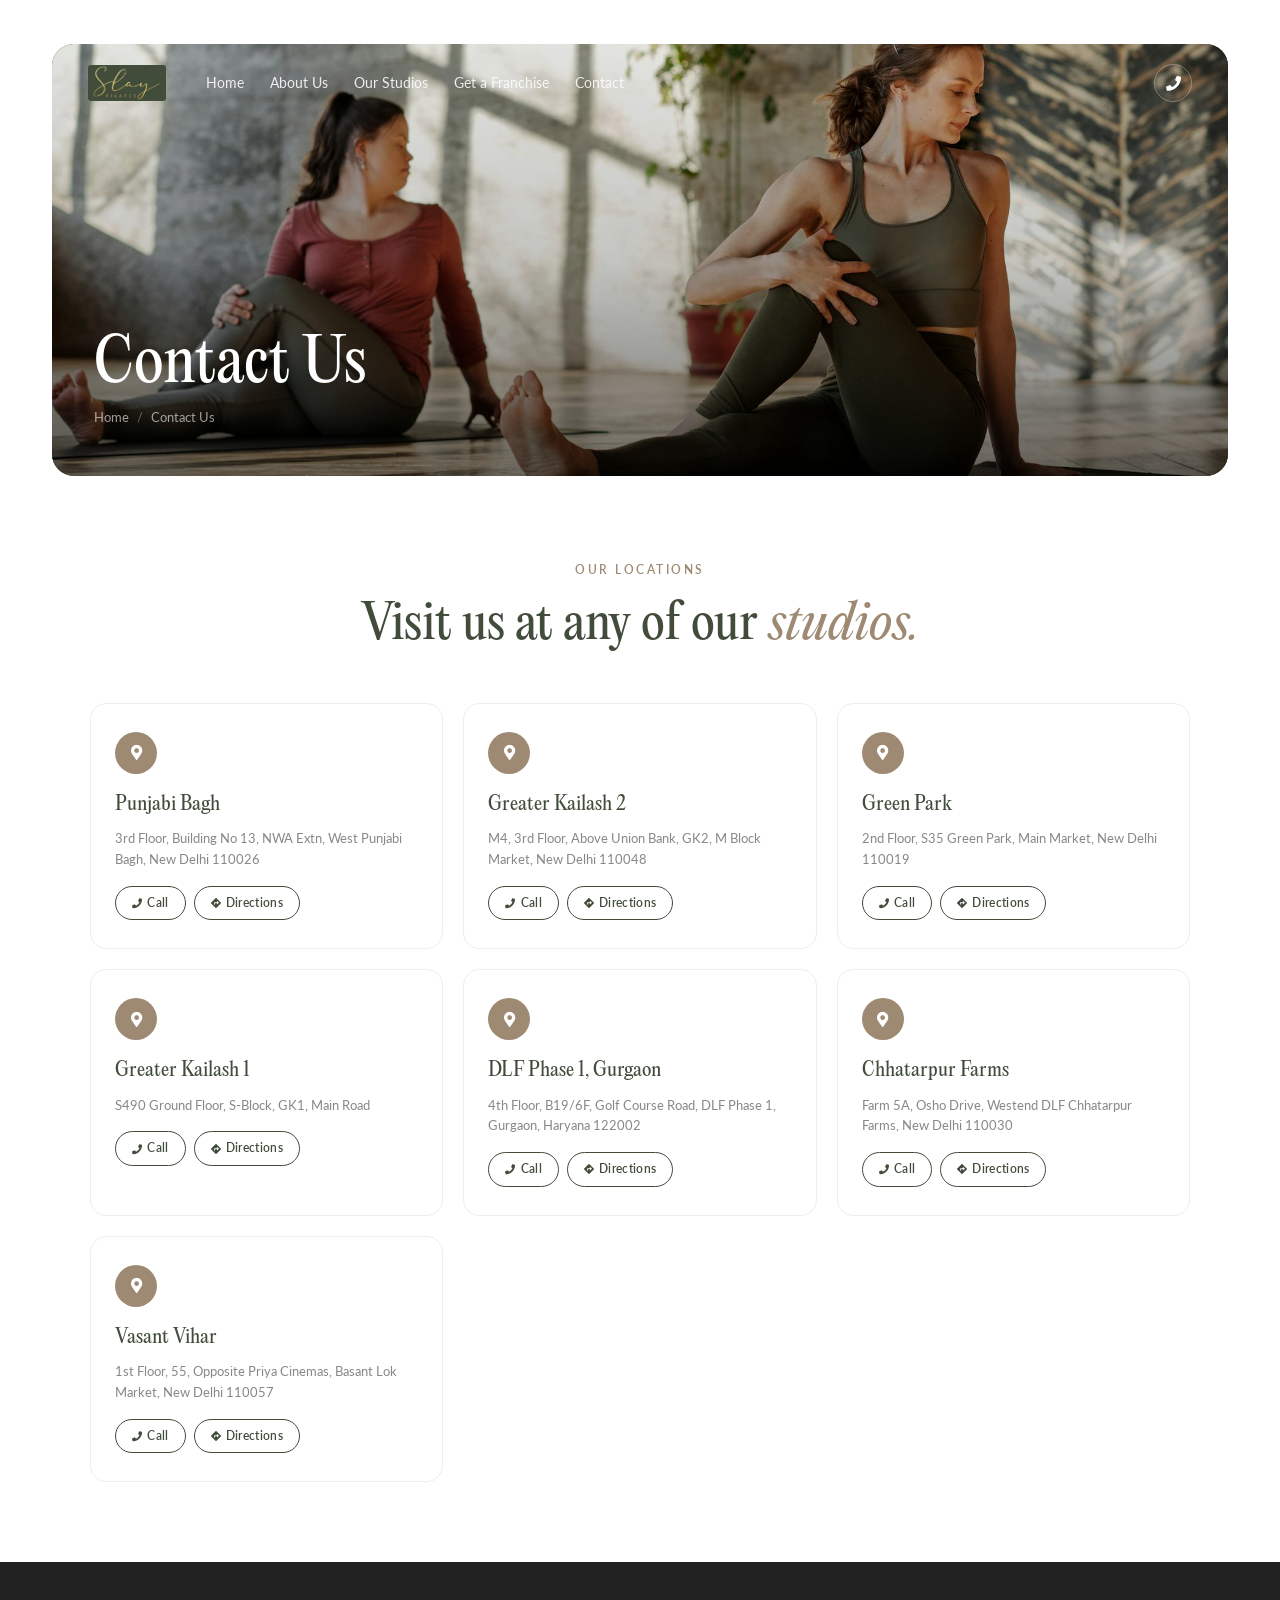
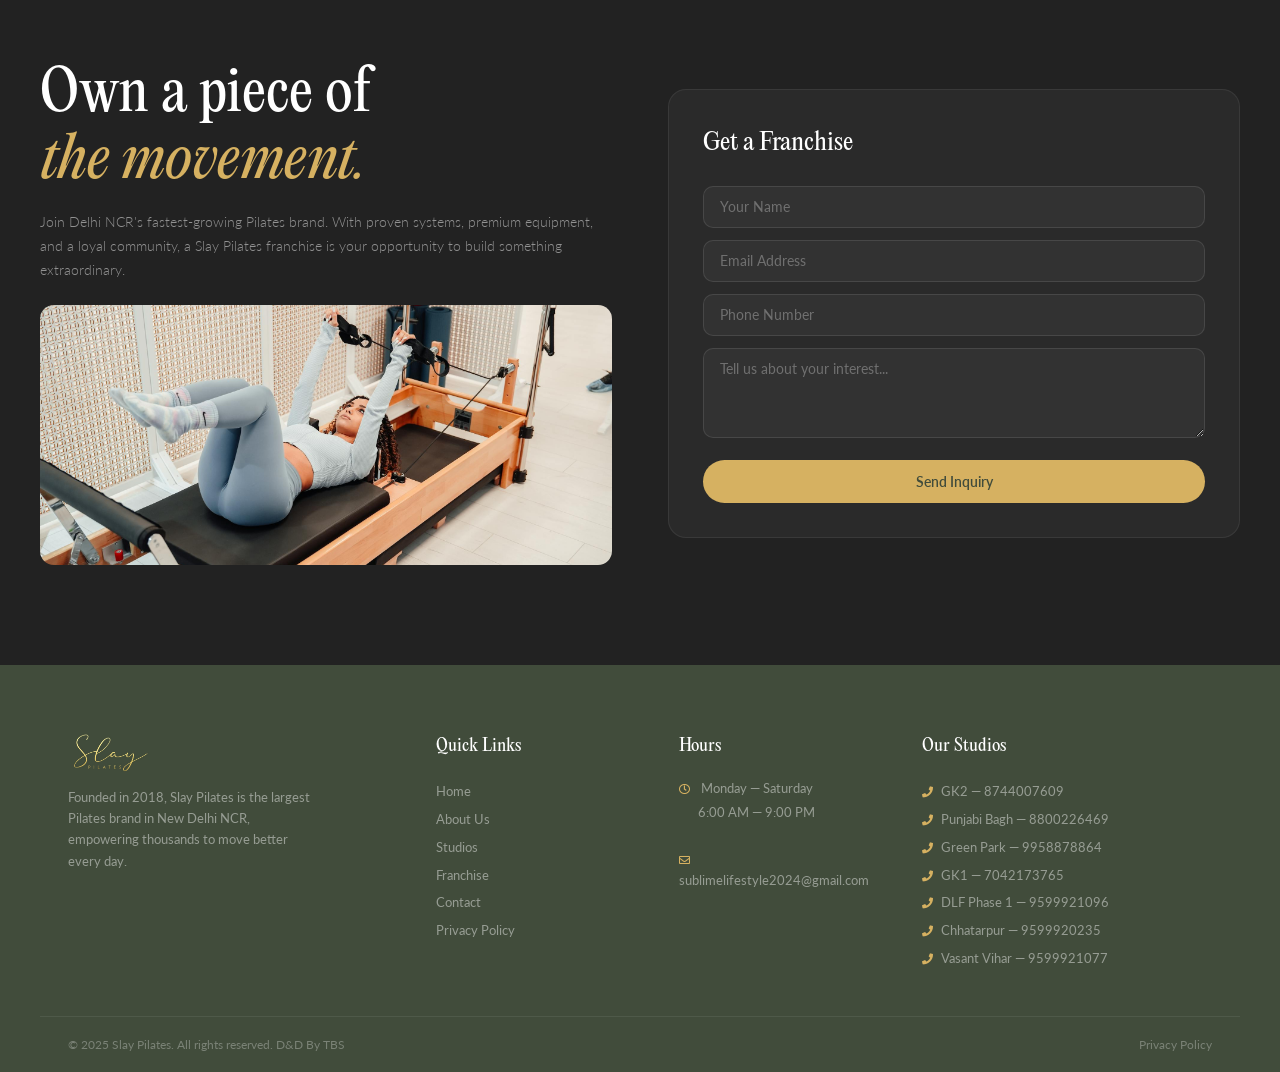
<file: contact-us.html>
<!DOCTYPE html>
<html lang="en">
<head>
    <title>Contact Us — Slay Pilates</title>
    <meta name="description" content="Get in touch with Slay Pilates — find our studios, call us, or send an inquiry." />
    <meta charset="UTF-8">
    <meta http-equiv="X-UA-Compatible" content="IE=edge">
    <meta name="viewport" content="width=device-width, initial-scale=1.0">
    <link rel="shortcut icon" type="image/x-icon" href="img/favicon.jpg">
    <link rel="stylesheet" href="fontawesome/css/all.min.css">
    <link rel="stylesheet" href="css/redesign.css">
</head>
<body>

<!-- ======================== PAGE HERO ======================== -->
<section class="page-hero">
    <div class="page-hero-card">
        <img src="img/slider/contact-us.jpg" alt="Contact Slay Pilates">
        <div class="page-hero-overlay"></div>

        <nav class="nav" id="nav-bar">
            <a href="index.html" class="nav-logo"><img src="img/logo/logo.jpg" alt="Slay Pilates"></a>
            <div class="nav-links" id="nav-links">
                <a href="index.html">Home</a>
                <a href="about-us.html">About Us</a>
                <a href="branches.html">Our Studios</a>
                <a href="get-a-franchisee.html">Get a Franchise</a>
                <a href="contact-us.html">Contact</a>
            </div>
            <div class="nav-right"><a href="tel:+917042173765" class="nav-cart" title="Call Us"><i class="fas fa-phone"></i></a></div>
            <div class="nav-burger" id="nav-burger"><span></span><span></span><span></span></div>
        </nav>

        <div class="page-hero-content">
            <h1 class="page-hero-title">Contact Us</h1>
            <div class="page-hero-breadcrumb">
                <a href="index.html">Home</a>
                <span>/</span>
                Contact Us
            </div>
        </div>
    </div>
</section>

<!-- ======================== LOCATION CARDS ======================== -->
<section class="page-section">
    <div class="page-section-inner">
        <div style="text-align:center; margin-bottom:48px;" class="reveal">
            <span class="intro-label">OUR LOCATIONS</span>
            <h2 class="section-heading section-heading--md">Visit us at any of our <span class="it">studios.</span></h2>
        </div>
        <div class="contact-grid">
            <div class="contact-card reveal">
                <div class="contact-card-icon"><i class="fas fa-map-marker-alt"></i></div>
                <h3>Punjabi Bagh</h3>
                <p>3rd Floor, Building No 13, NWA Extn, West Punjabi Bagh, New Delhi 110026</p>
                <div class="contact-card-actions">
                    <a href="tel:+918800226469" class="contact-card-btn"><i class="fas fa-phone"></i> Call</a>
                    <a href="https://www.google.com/maps/search/Building+13+NWA+Extn+West+Punjabi+Bagh+New+Delhi+110026" target="_blank" class="contact-card-btn"><i class="fas fa-directions"></i> Directions</a>
                </div>
            </div>
            <div class="contact-card reveal reveal-d1">
                <div class="contact-card-icon"><i class="fas fa-map-marker-alt"></i></div>
                <h3>Greater Kailash 2</h3>
                <p>M4, 3rd Floor, Above Union Bank, GK2, M Block Market, New Delhi 110048</p>
                <div class="contact-card-actions">
                    <a href="tel:+918744007609" class="contact-card-btn"><i class="fas fa-phone"></i> Call</a>
                    <a href="https://www.google.com/maps/search/M4+M+Block+Market+Greater+Kailash+2+New+Delhi+110048" target="_blank" class="contact-card-btn"><i class="fas fa-directions"></i> Directions</a>
                </div>
            </div>
            <div class="contact-card reveal reveal-d2">
                <div class="contact-card-icon"><i class="fas fa-map-marker-alt"></i></div>
                <h3>Green Park</h3>
                <p>2nd Floor, S35 Green Park, Main Market, New Delhi 110019</p>
                <div class="contact-card-actions">
                    <a href="tel:+919958878864" class="contact-card-btn"><i class="fas fa-phone"></i> Call</a>
                    <a href="https://www.google.com/maps/search/S35+Green+Park+Main+Market+New+Delhi+110019" target="_blank" class="contact-card-btn"><i class="fas fa-directions"></i> Directions</a>
                </div>
            </div>
            <div class="contact-card reveal">
                <div class="contact-card-icon"><i class="fas fa-map-marker-alt"></i></div>
                <h3>Greater Kailash 1</h3>
                <p>S490 Ground Floor, S-Block, GK1, Main Road</p>
                <div class="contact-card-actions">
                    <a href="tel:+917042173765" class="contact-card-btn"><i class="fas fa-phone"></i> Call</a>
                    <a href="https://www.google.com/maps/search/S490+S+Block+Greater+Kailash+1+New+Delhi" target="_blank" class="contact-card-btn"><i class="fas fa-directions"></i> Directions</a>
                </div>
            </div>
            <div class="contact-card reveal reveal-d1">
                <div class="contact-card-icon"><i class="fas fa-map-marker-alt"></i></div>
                <h3>DLF Phase 1, Gurgaon</h3>
                <p>4th Floor, B19/6F, Golf Course Road, DLF Phase 1, Gurgaon, Haryana 122002</p>
                <div class="contact-card-actions">
                    <a href="tel:+919599921096" class="contact-card-btn"><i class="fas fa-phone"></i> Call</a>
                    <a href="https://www.google.com/maps/search/B19+Golf+Course+Road+DLF+Phase+1+Gurgaon+122002" target="_blank" class="contact-card-btn"><i class="fas fa-directions"></i> Directions</a>
                </div>
            </div>
            <div class="contact-card reveal reveal-d2">
                <div class="contact-card-icon"><i class="fas fa-map-marker-alt"></i></div>
                <h3>Chhatarpur Farms</h3>
                <p>Farm 5A, Osho Drive, Westend DLF Chhatarpur Farms, New Delhi 110030</p>
                <div class="contact-card-actions">
                    <a href="tel:+919599920235" class="contact-card-btn"><i class="fas fa-phone"></i> Call</a>
                    <a href="https://www.google.com/maps/search/Farm+5A+Osho+Drive+Westend+DLF+Chhatarpur+Farms+New+Delhi+110030" target="_blank" class="contact-card-btn"><i class="fas fa-directions"></i> Directions</a>
                </div>
            </div>
            <div class="contact-card reveal">
                <div class="contact-card-icon"><i class="fas fa-map-marker-alt"></i></div>
                <h3>Vasant Vihar</h3>
                <p>1st Floor, 55, Opposite Priya Cinemas, Basant Lok Market, New Delhi 110057</p>
                <div class="contact-card-actions">
                    <a href="tel:+919599921077" class="contact-card-btn"><i class="fas fa-phone"></i> Call</a>
                    <a href="https://www.google.com/maps/search/55+Basant+Lok+Market+Vasant+Vihar+New+Delhi+110057" target="_blank" class="contact-card-btn"><i class="fas fa-directions"></i> Directions</a>
                </div>
            </div>
        </div>
    </div>
</section>

<!-- ======================== FRANCHISE ======================== -->
<section class="franchise" id="franchise">
    <div class="franchise-inner">
        <div class="franchise-left reveal">
            <h2 class="section-heading section-heading--lg">
                Own a piece of<br><span class="it" style="color:var(--gold);">the movement.</span>
            </h2>
            <p>
                Join Delhi NCR's fastest-growing Pilates brand. With proven systems,
                premium equipment, and a loyal community, a Slay Pilates franchise
                is your opportunity to build something extraordinary.
            </p>
            <div class="fimg"><img src="img/gallery/Franchisee.jpg" alt="Franchise"></div>
        </div>
        <div class="fform reveal reveal-d2">
            <h3>Get a Franchise</h3>
            <form method="post" enctype="multipart/form-data">
                <div class="ff-field"><input type="text" name="first_name" placeholder="Your Name" required></div>
                <div class="ff-field"><input type="email" name="tbsemail" placeholder="Email Address" required></div>
                <div class="ff-field"><input type="tel" name="tbsphone" placeholder="Phone Number" required></div>
                <div class="ff-field"><textarea name="tbs_msg" rows="4" placeholder="Tell us about your interest..."></textarea></div>
                <button type="submit" name="DALOMC" class="ff-submit">Send Inquiry</button>
            </form>
        </div>
    </div>
</section>

<!-- ======================== FOOTER ======================== -->
<footer class="footer">
    <div class="footer-grid">
        <div class="footer-brand">
            <img src="img/logo/logo.jpg" alt="Slay Pilates">
            <p>Founded in 2018, Slay Pilates is the largest Pilates brand in New Delhi NCR, empowering thousands to move better every day.</p>
        </div>
        <div class="footer-col">
            <h4>Quick Links</h4>
            <a href="index.html">Home</a>
            <a href="about-us.html">About Us</a>
            <a href="branches.html">Studios</a>
            <a href="get-a-franchisee.html">Franchise</a>
            <a href="contact-us.html">Contact</a>
            <a href="privacy-policy.html">Privacy Policy</a>
        </div>
        <div class="footer-col">
            <h4>Hours</h4>
            <p><i class="far fa-clock"></i> Monday — Saturday</p>
            <p style="padding-left:19px;">6:00 AM — 9:00 PM</p>
            <br>
            <p><i class="far fa-envelope"></i> sublimelifestyle2024@gmail.com</p>
        </div>
        <div class="footer-col">
            <h4>Our Studios</h4>
            <a href="tel:+918744007609"><i class="fas fa-phone"></i>GK2 — 8744007609</a>
            <a href="tel:+918800226469"><i class="fas fa-phone"></i>Punjabi Bagh — 8800226469</a>
            <a href="tel:+919958878864"><i class="fas fa-phone"></i>Green Park — 9958878864</a>
            <a href="tel:+917042173765"><i class="fas fa-phone"></i>GK1 — 7042173765</a>
            <a href="tel:+919599921096"><i class="fas fa-phone"></i>DLF Phase 1 — 9599921096</a>
            <a href="tel:+919599920235"><i class="fas fa-phone"></i>Chhatarpur — 9599920235</a>
            <a href="tel:+919599921077"><i class="fas fa-phone"></i>Vasant Vihar — 9599921077</a>
        </div>
    </div>
    <div class="footer-bar">
        <p>&copy; 2025 Slay Pilates. All rights reserved. D&amp;D By <a href="https://www.ajaykumarthakur.in/" target="_blank">TBS</a></p>
        <a href="privacy-policy.html">Privacy Policy</a>
    </div>
</footer>

<script>
const burger = document.getElementById('nav-burger');
const navLinks = document.getElementById('nav-links');
const heroCard = document.querySelector('.hero-card') || document.querySelector('.page-hero-card');
burger.addEventListener('click', () => { burger.classList.toggle('open'); navLinks.classList.toggle('open'); if (heroCard) heroCard.classList.toggle('nav-open'); });
document.querySelectorAll('.nav-links a').forEach(a => a.addEventListener('click', () => { navLinks.classList.remove('open'); burger.classList.remove('open'); if (heroCard) heroCard.classList.remove('nav-open'); }));

const io = new IntersectionObserver(entries => {
    entries.forEach(e => { if (e.isIntersecting) { e.target.classList.add('show'); io.unobserve(e.target); } });
}, { threshold: 0.1, rootMargin: '0px 0px -20px 0px' });
document.querySelectorAll('.reveal').forEach(el => io.observe(el));
</script>
</body>
</html>
</file>
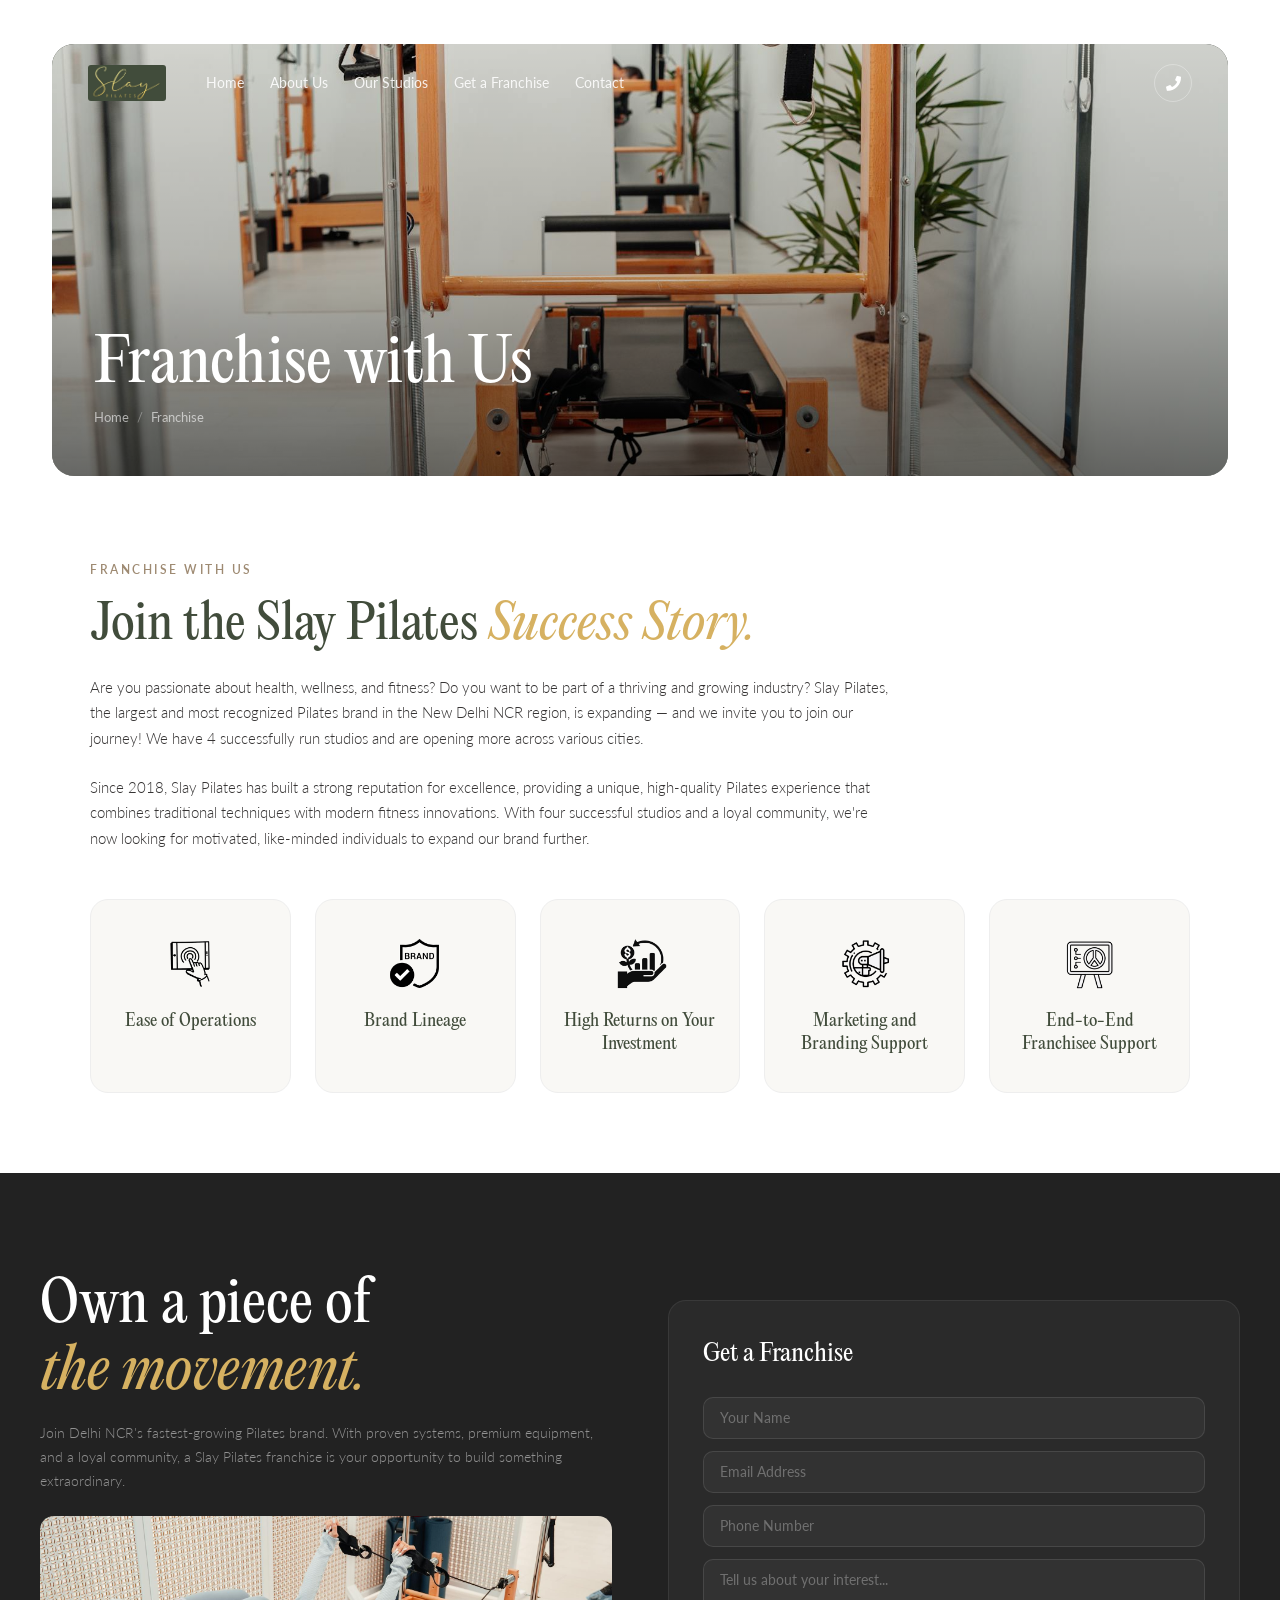
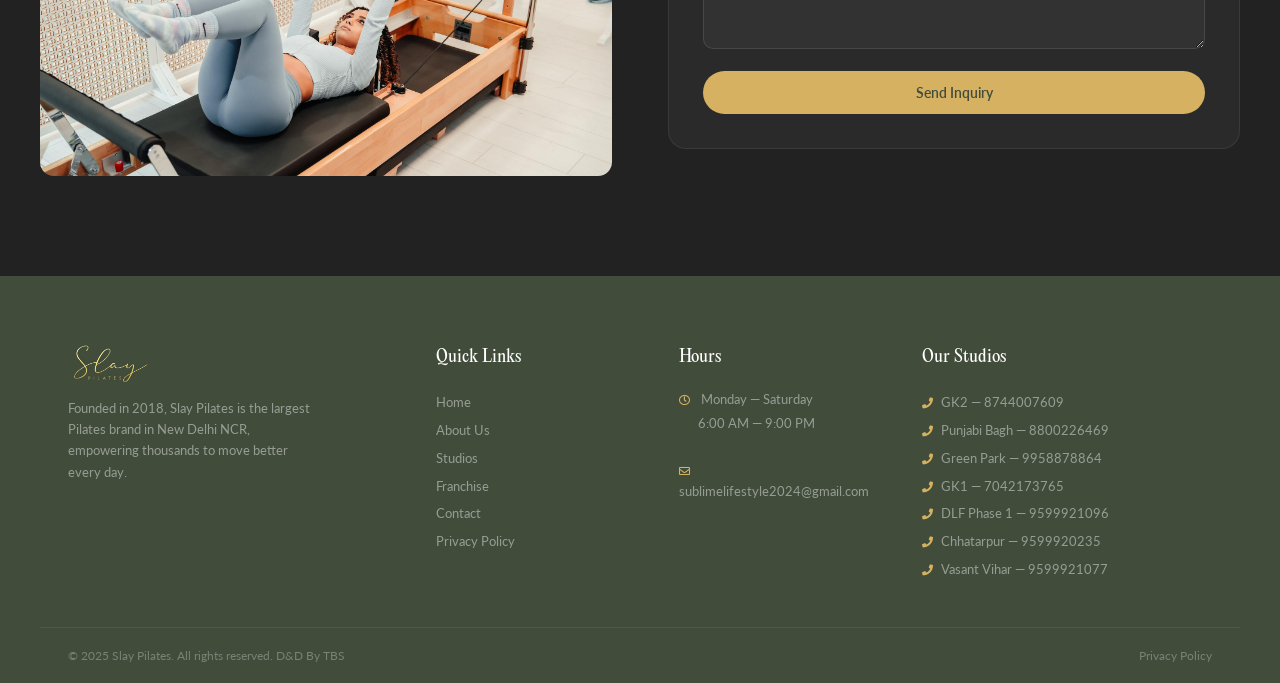
<file: get-a-franchisee.html>
<!DOCTYPE html>
<html lang="en">
<head>
    <title>Get a Franchise — Slay Pilates</title>
    <meta name="description" content="Join the Slay Pilates success story — franchise opportunities now available across India." />
    <meta charset="UTF-8">
    <meta http-equiv="X-UA-Compatible" content="IE=edge">
    <meta name="viewport" content="width=device-width, initial-scale=1.0">
    <link rel="shortcut icon" type="image/x-icon" href="img/favicon.jpg">
    <link rel="stylesheet" href="fontawesome/css/all.min.css">
    <link rel="stylesheet" href="css/redesign.css">
</head>
<body>

<!-- ======================== PAGE HERO ======================== -->
<section class="page-hero">
    <div class="page-hero-card">
        <img src="img/slider/Franchise.jpg" alt="Slay Pilates Franchise">
        <div class="page-hero-overlay"></div>

        <nav class="nav" id="nav-bar">
            <a href="index.html" class="nav-logo"><img src="img/logo/logo.jpg" alt="Slay Pilates"></a>
            <div class="nav-links" id="nav-links">
                <a href="index.html">Home</a>
                <a href="about-us.html">About Us</a>
                <a href="branches.html">Our Studios</a>
                <a href="get-a-franchisee.html">Get a Franchise</a>
                <a href="contact-us.html">Contact</a>
            </div>
            <div class="nav-right"><a href="tel:+917042173765" class="nav-cart" title="Call Us"><i class="fas fa-phone"></i></a></div>
            <div class="nav-burger" id="nav-burger"><span></span><span></span><span></span></div>
        </nav>

        <div class="page-hero-content">
            <h1 class="page-hero-title">Franchise with Us</h1>
            <div class="page-hero-breadcrumb">
                <a href="index.html">Home</a>
                <span>/</span>
                Franchise
            </div>
        </div>
    </div>
</section>

<!-- ======================== FRANCHISE INFO ======================== -->
<section class="franchise-info">
    <div class="franchise-info-inner reveal">
        <span class="intro-label">FRANCHISE WITH US</span>
        <h2 class="section-heading section-heading--md">
            Join the Slay Pilates <span class="it">Success Story.</span>
        </h2>
        <p class="body-text">
            Are you passionate about health, wellness, and fitness? Do you want to be part of a thriving and growing industry? Slay Pilates, the largest and most recognized Pilates brand in the New Delhi NCR region, is expanding — and we invite you to join our journey! We have 4 successfully run studios and are opening more across various cities.
        </p>
        <br>
        <p class="body-text">
            Since 2018, Slay Pilates has built a strong reputation for excellence, providing a unique, high-quality Pilates experience that combines traditional techniques with modern fitness innovations. With four successful studios and a loyal community, we're now looking for motivated, like-minded individuals to expand our brand further.
        </p>

        <div class="benefits-grid">
            <div class="benefit-card reveal">
                <img src="img/icons/1.png" alt="Ease of Operations">
                <h3>Ease of Operations</h3>
            </div>
            <div class="benefit-card reveal reveal-d1">
                <img src="img/icons/2.png" alt="Brand Lineage">
                <h3>Brand Lineage</h3>
            </div>
            <div class="benefit-card reveal reveal-d2">
                <img src="img/icons/3.png" alt="High Returns">
                <h3>High Returns on Your Investment</h3>
            </div>
            <div class="benefit-card reveal reveal-d3">
                <img src="img/icons/4.png" alt="Marketing Support">
                <h3>Marketing and Branding Support</h3>
            </div>
            <div class="benefit-card reveal">
                <img src="img/icons/5.png" alt="End-to-End Support">
                <h3>End-to-End Franchisee Support</h3>
            </div>
        </div>
    </div>
</section>

<!-- ======================== FRANCHISE FORM ======================== -->
<section class="franchise" id="franchise">
    <div class="franchise-inner">
        <div class="franchise-left reveal">
            <h2 class="section-heading section-heading--lg">
                Own a piece of<br><span class="it" style="color:var(--gold);">the movement.</span>
            </h2>
            <p>
                Join Delhi NCR's fastest-growing Pilates brand. With proven systems,
                premium equipment, and a loyal community, a Slay Pilates franchise
                is your opportunity to build something extraordinary.
            </p>
            <div class="fimg"><img src="img/gallery/Franchisee.jpg" alt="Franchise"></div>
        </div>
        <div class="fform reveal reveal-d2">
            <h3>Get a Franchise</h3>
            <form method="post" enctype="multipart/form-data">
                <div class="ff-field"><input type="text" name="first_name" placeholder="Your Name" required></div>
                <div class="ff-field"><input type="email" name="tbsemail" placeholder="Email Address" required></div>
                <div class="ff-field"><input type="tel" name="tbsphone" placeholder="Phone Number" required></div>
                <div class="ff-field"><textarea name="tbs_msg" rows="4" placeholder="Tell us about your interest..."></textarea></div>
                <button type="submit" name="DALOMC" class="ff-submit">Send Inquiry</button>
            </form>
        </div>
    </div>
</section>

<!-- ======================== FOOTER ======================== -->
<footer class="footer">
    <div class="footer-grid">
        <div class="footer-brand">
            <img src="img/logo/logo.jpg" alt="Slay Pilates">
            <p>Founded in 2018, Slay Pilates is the largest Pilates brand in New Delhi NCR, empowering thousands to move better every day.</p>
        </div>
        <div class="footer-col">
            <h4>Quick Links</h4>
            <a href="index.html">Home</a>
            <a href="about-us.html">About Us</a>
            <a href="branches.html">Studios</a>
            <a href="get-a-franchisee.html">Franchise</a>
            <a href="contact-us.html">Contact</a>
            <a href="privacy-policy.html">Privacy Policy</a>
        </div>
        <div class="footer-col">
            <h4>Hours</h4>
            <p><i class="far fa-clock"></i> Monday — Saturday</p>
            <p style="padding-left:19px;">6:00 AM — 9:00 PM</p>
            <br>
            <p><i class="far fa-envelope"></i> sublimelifestyle2024@gmail.com</p>
        </div>
        <div class="footer-col">
            <h4>Our Studios</h4>
            <a href="tel:+918744007609"><i class="fas fa-phone"></i>GK2 — 8744007609</a>
            <a href="tel:+918800226469"><i class="fas fa-phone"></i>Punjabi Bagh — 8800226469</a>
            <a href="tel:+919958878864"><i class="fas fa-phone"></i>Green Park — 9958878864</a>
            <a href="tel:+917042173765"><i class="fas fa-phone"></i>GK1 — 7042173765</a>
            <a href="tel:+919599921096"><i class="fas fa-phone"></i>DLF Phase 1 — 9599921096</a>
            <a href="tel:+919599920235"><i class="fas fa-phone"></i>Chhatarpur — 9599920235</a>
            <a href="tel:+919599921077"><i class="fas fa-phone"></i>Vasant Vihar — 9599921077</a>
        </div>
    </div>
    <div class="footer-bar">
        <p>&copy; 2025 Slay Pilates. All rights reserved. D&amp;D By <a href="https://www.ajaykumarthakur.in/" target="_blank">TBS</a></p>
        <a href="privacy-policy.html">Privacy Policy</a>
    </div>
</footer>

<script>
const burger = document.getElementById('nav-burger');
const navLinks = document.getElementById('nav-links');
const heroCard = document.querySelector('.hero-card') || document.querySelector('.page-hero-card');
burger.addEventListener('click', () => { burger.classList.toggle('open'); navLinks.classList.toggle('open'); if (heroCard) heroCard.classList.toggle('nav-open'); });
document.querySelectorAll('.nav-links a').forEach(a => a.addEventListener('click', () => { navLinks.classList.remove('open'); burger.classList.remove('open'); if (heroCard) heroCard.classList.remove('nav-open'); }));

const io = new IntersectionObserver(entries => {
    entries.forEach(e => { if (e.isIntersecting) { e.target.classList.add('show'); io.unobserve(e.target); } });
}, { threshold: 0.1, rootMargin: '0px 0px -20px 0px' });
document.querySelectorAll('.reveal').forEach(el => io.observe(el));
</script>
</body>
</html>
</file>
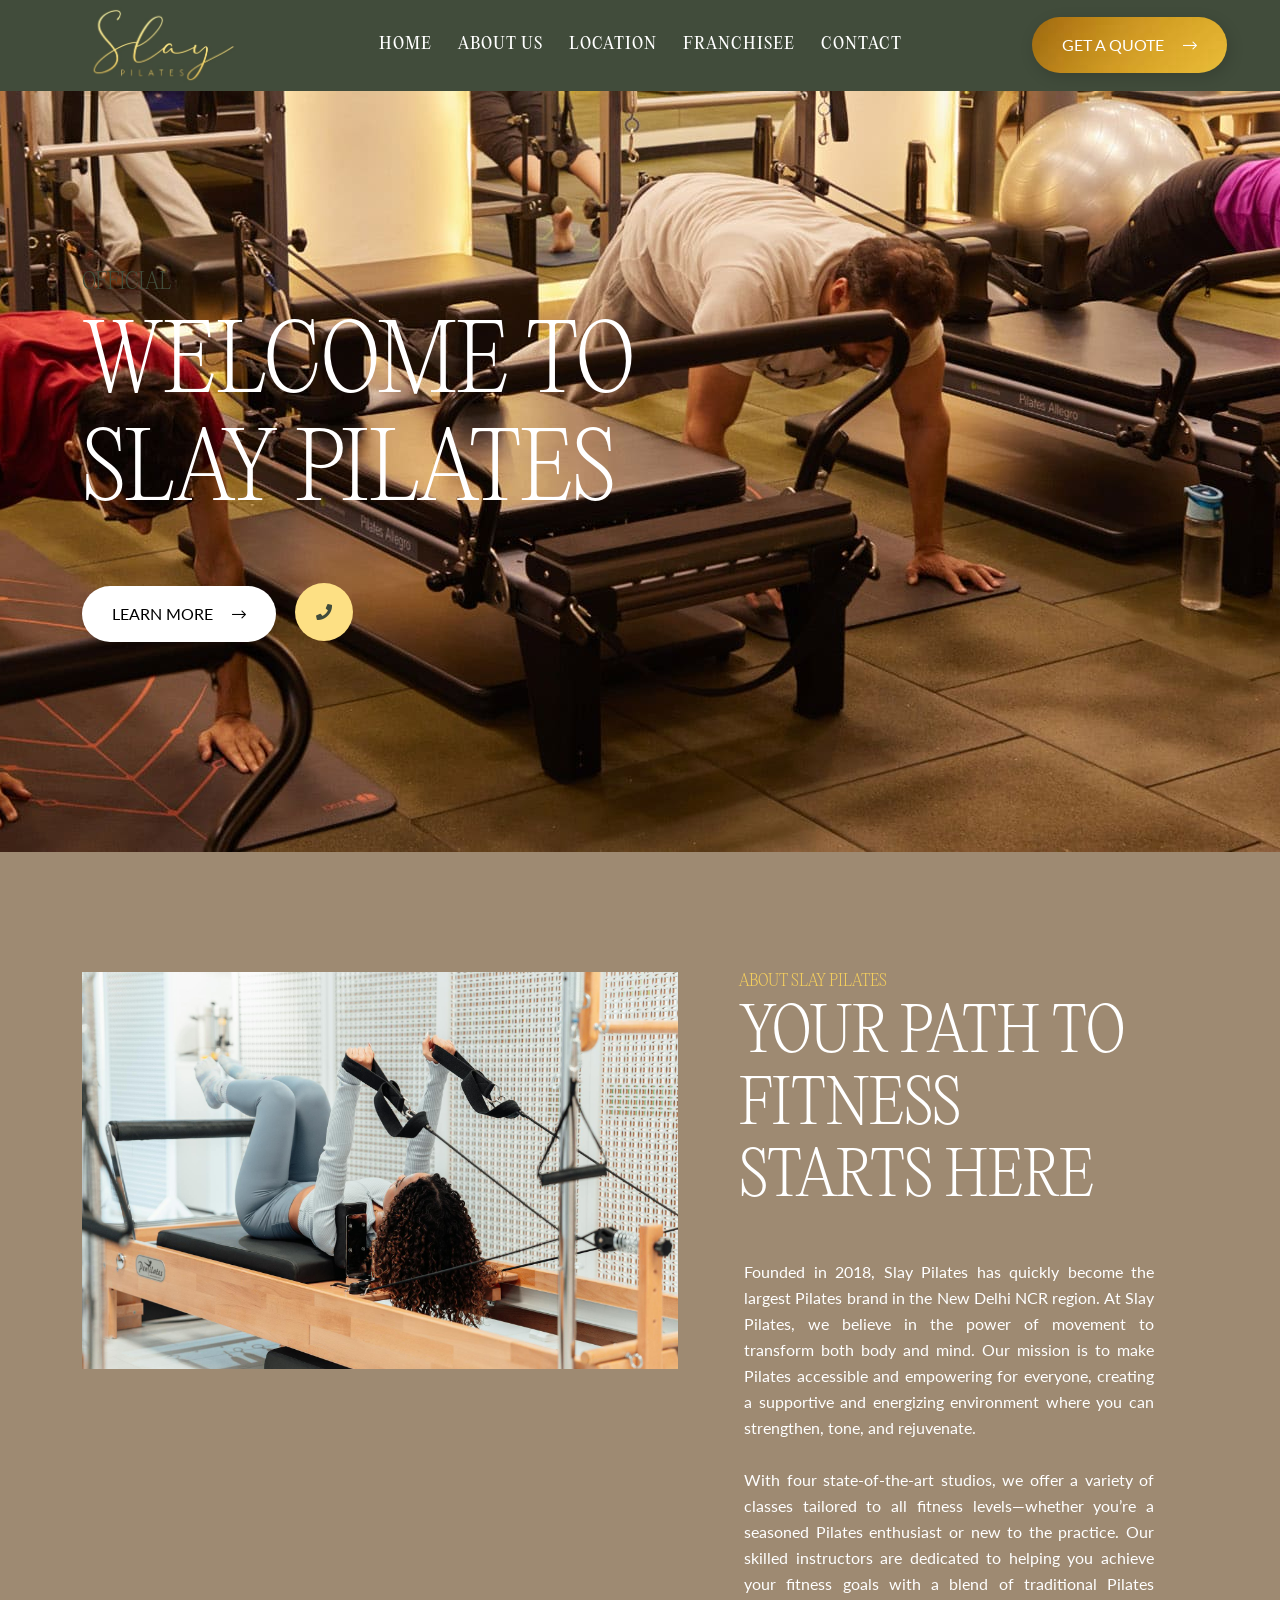
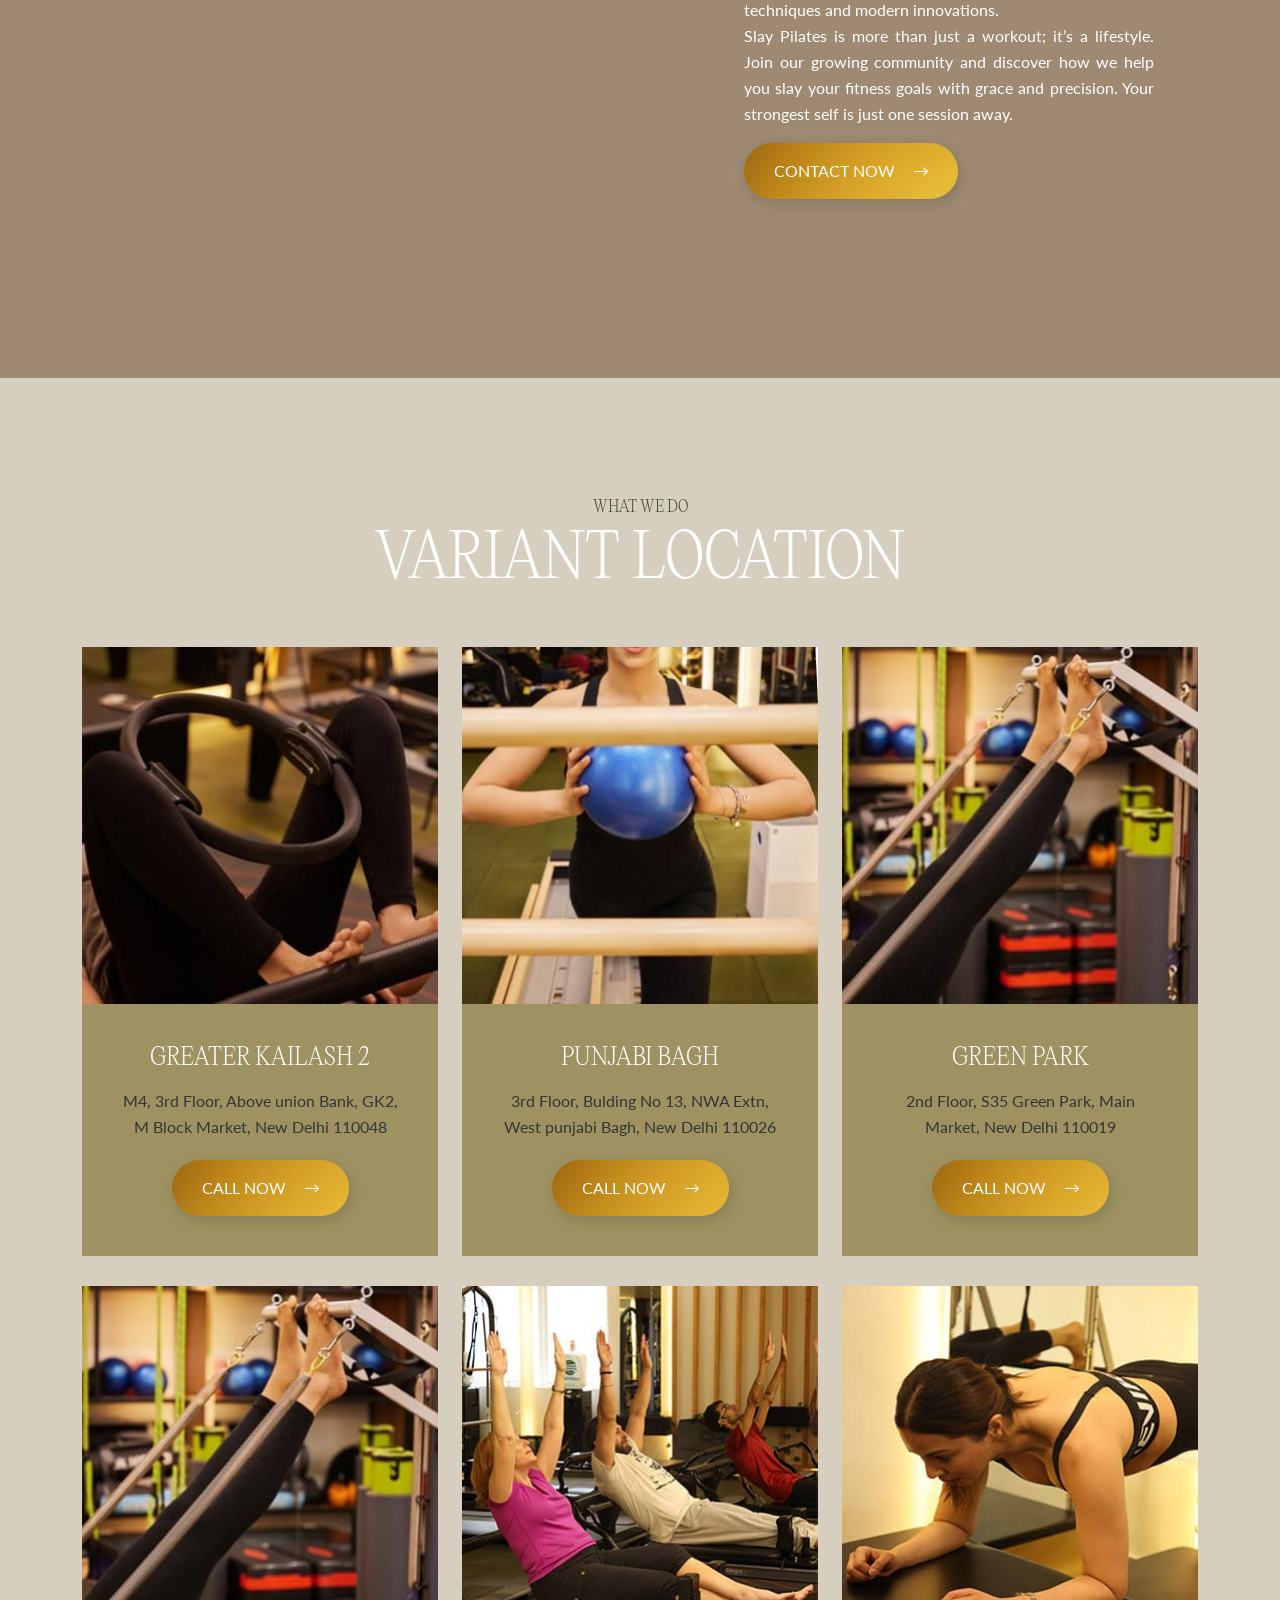
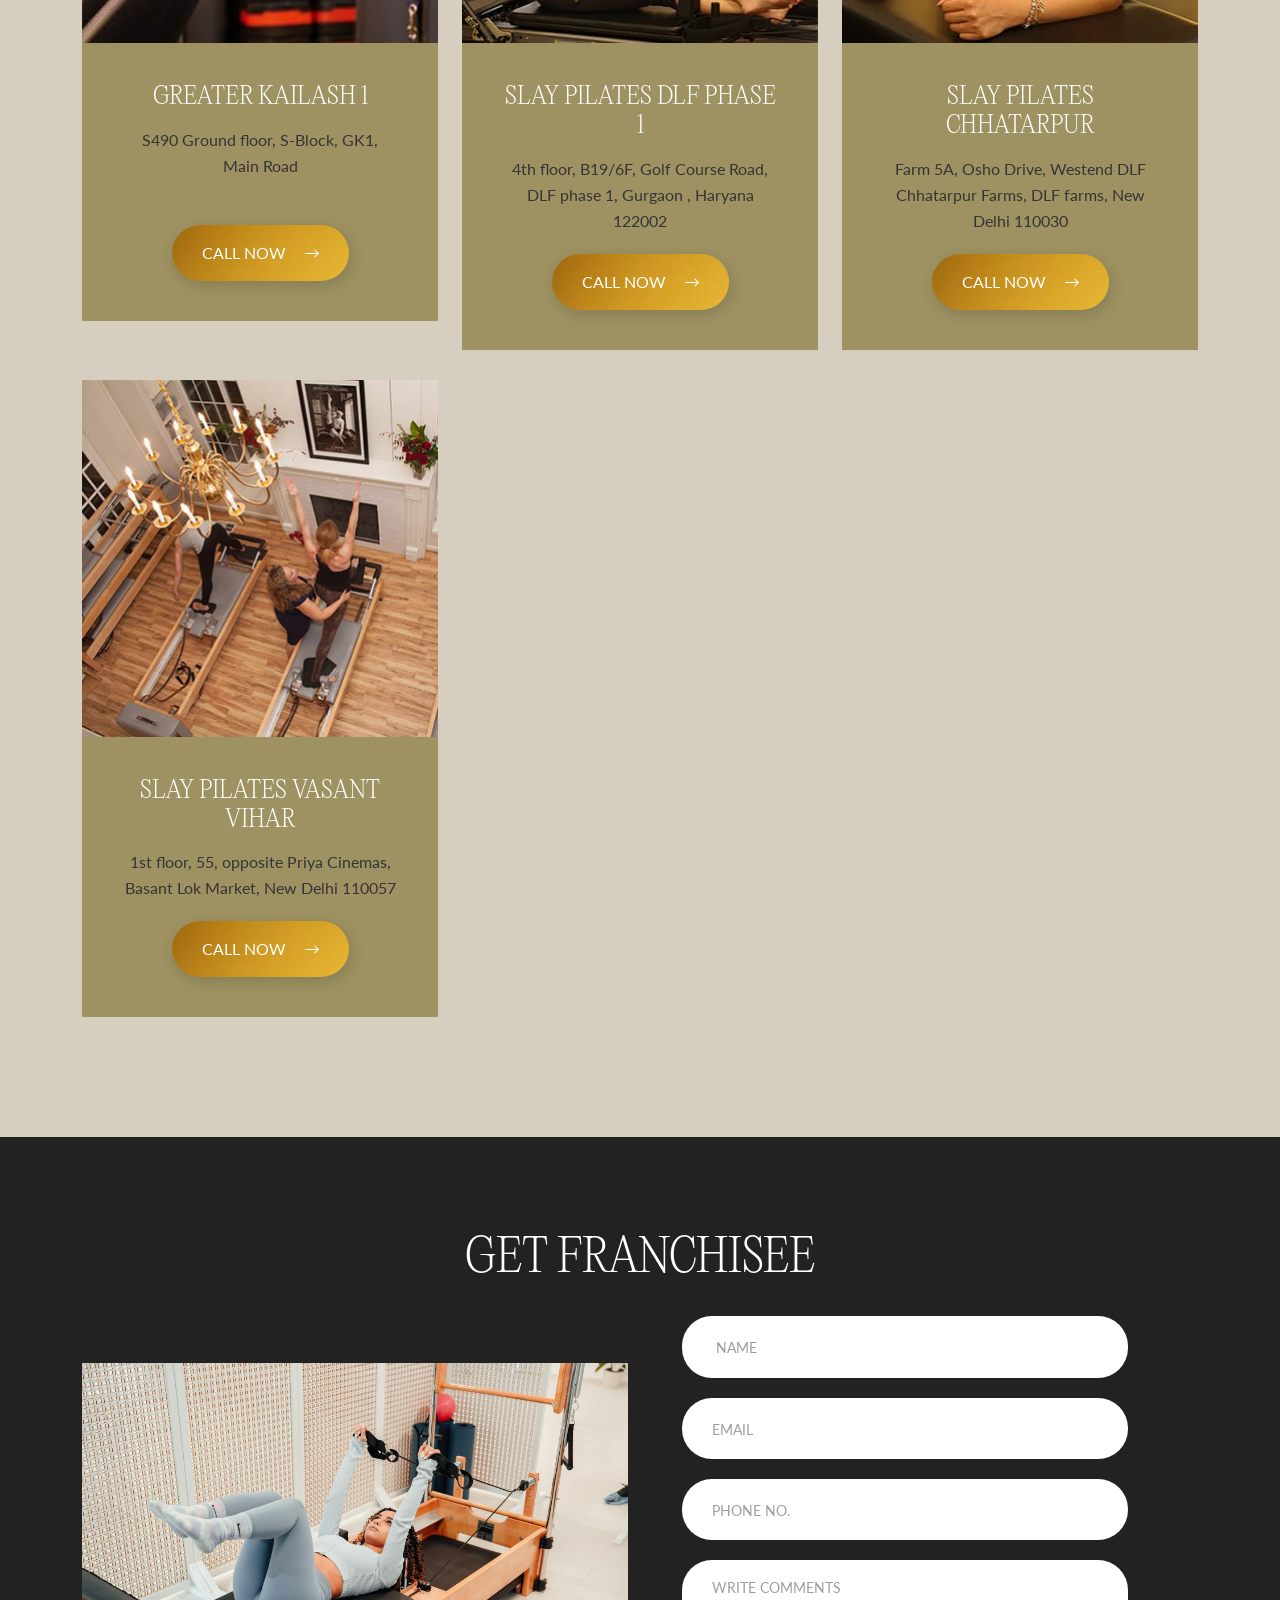
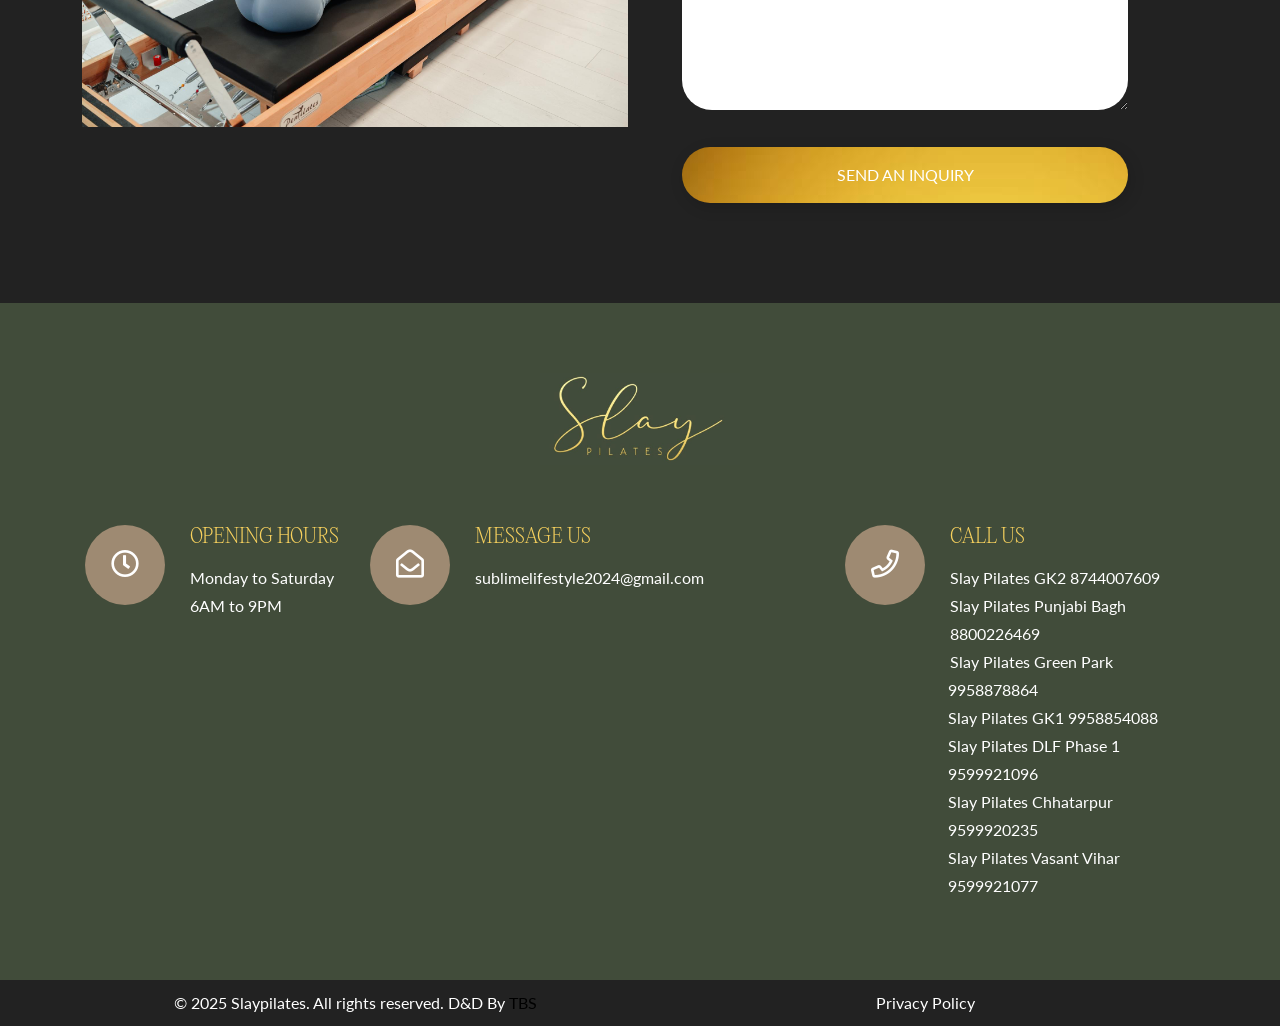
<file: index-2.html>
<!DOCTYPE html>
<html lang="eng">


<!-- Mirrored from slaypilatesofficial.com/index.php by HTTrack Website Copier/3.x [XR&CO'2014], Tue, 17 Feb 2026 13:14:33 GMT -->
<!-- Added by HTTrack --><meta http-equiv="content-type" content="text/html;charset=UTF-8" /><!-- /Added by HTTrack -->
<head>    
<title>slaypilatesofficial </title>
<meta name="description" content="slaypilatesofficial" />
<meta name="keywords" content="slaypilatesofficial" />
<link rel="canonical" href="index.html">

<meta charset="UTF-8">
<meta http-equiv="X-UA-Compatible" content="IE=edge">
<meta name="viewport" content="width=device-width, initial-scale=1.0">
<link rel="shortcut icon" type="image/x-icon" href="img/favicon.jpg">
<link rel="stylesheet" href="css/bootstrap.min.css">
<link rel="stylesheet" href="css/animate.min.css">
<link rel="stylesheet" href="css/magnific-popup.css">
<link rel="stylesheet" href="fontawesome/css/all.min.css">
<link rel="stylesheet" href="font-flaticon/flaticon.css">
<link rel="stylesheet" href="css/dripicons.css">
<link rel="stylesheet" href="css/slick.css">
<link rel="stylesheet" href="css/meanmenu.css">
<link rel="stylesheet" href="css/default.css">
<link rel="stylesheet" href="css/style.css">
<link rel="stylesheet" href="css/responsive.css">
</head>

<body>
    <header class="header-area">
        <div id="header-sticky" class="menu-area">
            <div class="container">
                <div class="second-menu">
                    <div class="row align-items-center">
                        <div class="col-xl-2 col-lg-2">
                            <div class="logo">
                                <a href="index-2.html"><img src="img/logo/logo.jpg" alt="logo"></a>
                            </div>
                        </div>
                        <div class="col-xl-8 col-lg-8 text-center">

                            <div class="main-menu">
                                <nav id="mobile-menu">
                                    <ul>
                                        <li><a href="index-2.html">Home</a></li>
                                        <li><a href="about-us.html">About us</a></li>
                                        <li><a href="branches.html">Location </a></li>
                                        <li><a href="get-a-franchisee.html">Franchisee</a></li>
                                        <li><a href="contact-us.html">Contact</a></li>
                                    </ul>
                                </nav>
                            </div>
                        </div>
                        <div class="col-xl-2 col-lg-2 d-none d-lg-block">
                            <a href="tel:+917042173765" class="btn ss-btn smoth-scroll">Get A Quote <i class="fal fa-long-arrow-right"></i></a>
                        </div>
                        <div class="col-12">
                            <div class="mobile-menu"></div>
                        </div>
                    </div>
                </div>
            </div>
        </div>
    </header><main> 
    <section id="home" class="slider-area slider-four fix p-relative">
        <div class="slider-active">
            <div class="single-slider slider-bg d-flex align-items-center" style="background-image: url(img/slider/slider_img.jpg);">
                <div class="container">
                    <div class="row justify-content-center align-items-center">
                        <div class="col-lg-7 col-md-7">
                            <div class="slider-content s-slider-content mt-60">
                                <h5 data-animation="fadeInUp" data-delay=".4s">Official</h5>
                                <h2  data-animation="fadeInUp" data-delay=".4s">
                                    WELCOME TO <br />
                                    Slay Pilates 
                                </h2>

                                <div class="slider-btn mt-30" data-animation="fadeInUp" data-delay=".4s">
                                    <a href="#about" class="btn ss-btn active mr-15 smoth-scroll">Learn More <i class="fal fa-long-arrow-right"></i></a>
                                    <a href="tel:+917042173765" class="video-i popup-video"><i class="fas fa-phone"></i></a>
                                </div>
                            </div>
                        </div>
                        <div class="col-lg-5 col-md-5"></div>
                    </div>
                </div>
            </div>
        </div>
    </section>

    <section id="about" class="about-area about-p pt-120 pb-120 p-relative" style="background: #9e8a72;">
        <div class="container">
            <div class="row">
                <div class="col-lg-6 col-md-12 col-sm-12">
                    <div class="s-about-img p-relative">
                        <img src="img/bg/protfolio-img02.jpg" alt="about-img" />                        
                    </div>
                </div>
                <div class="col-lg-6 col-md-12 col-sm-12 pl-60">
                    <div class="about-content s-about-content">
                        <div class="about-title second-atitle" style="padding-left: 39px;">
                            <h5>About Slay Pilates</h5>
                            <h2>Your path to fitness starts here</h2>
                        </div>
                        <p>
                            Founded in 2018, Slay Pilates has quickly become the largest Pilates brand in the New Delhi NCR region. At Slay Pilates, we believe in the power of movement to transform both body and mind. Our mission is to make Pilates accessible and empowering for everyone, creating a supportive and energizing environment where you can strengthen, tone, and rejuvenate.<br><br>

                            With four state-of-the-art studios, we offer a variety of classes tailored to all fitness levels—whether you’re a seasoned Pilates enthusiast or new to the practice. Our skilled instructors are dedicated to helping you achieve your fitness goals with a blend of traditional Pilates techniques and modern innovations.<br>
                            Slay Pilates is more than just a workout; it’s a lifestyle. Join our growing community and discover how we help you slay your fitness goals with grace and precision. Your strongest self is just one session away.<br>
                            <a href="contact-us.html" class="mt-3 btn ss-btn smoth-scroll">Contact Now <i class="fal fa-long-arrow-right"></i></a>
                        </p>                        
                    </div>
                </div>
            </div>
        </div>
    </section>
   
    <section id="location" class="services-area services-bg p-relative fix pt-120 pb-90" style="background: #d6cfbf;">
        <div class="container">
            <div class="row">
                <div class="col-lg-12 col-md-12">
                    <div class="section-title mb-50 wow fadeInLeft animated text-center" data-animation="fadeInLeft" data-delay=".4s">
                        <h5>What We Do</h5>
                        <h2>
                            Variant Location
                        </h2>
                    </div>
                </div>
                <div class="col-lg-4 col-md-6">
                    <div class="s-single-services text-center active mb-30 wow fadeInUp animated" data-animation="fadeInUp" data-delay=".4s">
                        <div class="services-icon">
                            <img src="img/gallery/13.jpg" alt="img" />
                        </div>
                        <div class="second-services-content">
                            <h3><a href="#">Greater Kailash 2</a></h3>
                            <p>M4, 3rd Floor, Above union Bank, GK2, M Block Market, New Delhi 110048</p>
                            <a href="tel:+918744007609" class="btn ss-btn smoth-scroll">Call Now <i class="fal fa-long-arrow-right"></i></a>
                        </div>
                    </div>
                </div>
                <div class="col-lg-4 col-md-6">
                    <div class="s-single-services text-center mb-30 wow fadeInUp animated" data-animation="fadeInUp" data-delay=".2s">
                        <div class="services-icon">
                            <img src="img/gallery/12.jpg" alt="img" />
                        </div>
                        <div class="second-services-content">
                            <h3><a href="#">Punjabi Bagh</a></h3>
                            <p>3rd Floor, Bulding No 13, NWA Extn, West punjabi Bagh, New Delhi 110026</p>
                            <a href="tel:8800226469" class="btn ss-btn smoth-scroll">Call Now <i class="fal fa-long-arrow-right"></i></a>
                        </div>
                    </div>
                </div>
                
                <div class="col-lg-4 col-md-6">
                    <div class="s-single-services text-center mb-30 wow fadeInUp animated" data-animation="fadeInUp" data-delay=".6s">
                        <div class="services-icon">
                            <img src="img/gallery/14.jpg" alt="img" />
                        </div>
                        <div class="second-services-content">
                            <h3><a href="#">Green Park</a></h3>
                            <p>2nd Floor, S35 Green Park, Main Market, New Delhi 110019</p>
                             <a href="tel:+919958878864" class="btn ss-btn smoth-scroll">Call Now <i class="fal fa-long-arrow-right"></i></a>
                        </div>
                    </div>
                </div>
                <div class="col-lg-4 col-md-6">
                    <div class="s-single-services text-center mb-30 wow fadeInUp animated" data-animation="fadeInUp" data-delay=".6s">
                        <div class="services-icon">
                            <img src="img/gallery/14.jpg" alt="img" />
                        </div>
                        <div class="second-services-content">
                            <h3><a href="#">Greater Kailash 1</a></h3>
                            <p>S490 Ground floor, S-Block, GK1, Main Road</p><br>
                            <a href="tel:+917042173765" class="btn ss-btn smoth-scroll">Call Now <i class="fal fa-long-arrow-right"></i></a>
                        </div>
                    </div>
                </div>
                <div class="col-lg-4 col-md-6">
                    <div class="s-single-services text-center mb-30 wow fadeInUp animated" data-animation="fadeInUp" data-delay=".6s">
                        <div class="services-icon">
                            <img src="img/gallery/15.jpg" alt="img" />
                        </div>
                        <div class="second-services-content">
                            <h3><a href="#">Slay Pilates DLF Phase 1</a></h3>
                            <p>4th floor, B19/6F, Golf Course Road, DLF phase 1, Gurgaon , Haryana 122002</p>
                            <a href="tel:+919599921096" class="btn ss-btn smoth-scroll">Call Now <i class="fal fa-long-arrow-right"></i></a>
                        </div>
                    </div>
                </div>
                <div class="col-lg-4 col-md-6">
                    <div class="s-single-services text-center mb-30 wow fadeInUp animated" data-animation="fadeInUp" data-delay=".6s">
                        <div class="services-icon">
                            <img src="img/gallery/16.jpg" alt="img" />
                        </div>
                        <div class="second-services-content">
                            <h3><a href="#">Slay Pilates Chhatarpur </a></h3>
                            <p>Farm 5A, Osho Drive, Westend DLF Chhatarpur Farms, DLF farms, New Delhi 110030</p>
                            <a href="tel:+919599920235" class="btn ss-btn smoth-scroll">Call Now <i class="fal fa-long-arrow-right"></i></a>
                        </div>
                    </div>
                </div>
                <div class="col-lg-4 col-md-6">
                    <div class="s-single-services text-center mb-30 wow fadeInUp animated" data-animation="fadeInUp" data-delay=".6s">
                        <div class="services-icon">
                            <img src="img/gallery/slaypilatesofficial98.jpg" alt="img" />
                        </div>
                        <div class="second-services-content">
                            <h3><a href="#">Slay Pilates Vasant Vihar  </a></h3>
                            <p>1st floor, 55, opposite Priya Cinemas, Basant Lok Market, New Delhi 110057</p>
                            <a href="tel:+919599921077" class="btn ss-btn smoth-scroll">Call Now <i class="fal fa-long-arrow-right"></i></a>
                        </div>
                    </div>
                </div>   
            </div>
        </div>
    </section>
    <section class="newslater-area pt-95 pb-100" id="Franchiseel" style="background: #222;">
    <div class="container">
        <div class="row align-items-center">
            <div class="col-xl-12 text-center col-lg-6">
                <div class="section-title">
                    <h2>Get Franchisee </h2>
                </div>
            </div>
            <div class="col-md-6">
                <img src="img/gallery/Franchisee.jpg">
            </div>
            <div class=" col-lg-6">
                <div class="contact-bg02 pr-70 pl-30">                   
                    <form method="post" class="contact-form mt-30"  enctype="multipart/form-data">
                        <div class="row">
                            <div class="col-lg-12">
                                <div class="contact-field p-relative c-name mb-20">
                                    <input type="text"  name="first_name" placeholder=" Name" required="">
                                </div>
                            </div>
                            <div class="col-lg-12">
                                <div class="contact-field p-relative c-subject mb-20">
                                    <input type="text" name="tbsemail" placeholder="Email" required="">
                                </div>
                            </div>
                            <div class="col-lg-12">
                                <div class="contact-field p-relative c-subject mb-20">
                                    <input type="text"  name="tbsphone" placeholder="Phone No." required="">
                                </div>
                            </div>

                            <div class="col-lg-12">
                                <div class="contact-field p-relative c-message mb-30">
                                    <textarea name="tbs_msg" cols="30" rows="10" placeholder="Write comments"></textarea>
                                </div>
                                <div class="slider-btn">                                    
                                     <button type="submit" name="DALOMC"  class="btn ss-btn" data-animation="fadeInRight" data-delay=".8s" style="width:100%;">Send an Inquiry</button></div>
                                </div>
                            </div>
                        </div>
                    </form>
                </div>
            </div>
        </div>
    </div>
</section></main>

<footer class="footer-bg footer-p" id="contact" style="background: #414c3a;">
    <div class="footer-top  pt-70  pb-40">
        <div class="container">
            <div class="row justify-content-between">
                <div class="col-xl-12 col-lg-12 col-sm-12 text-center">
                    <div class="footer-widget mb-30">
                        <div class="f-widget-title">
                            <img src="img/logo/logo.jpg" alt="img" style="width:200px;">
                        </div>
                    </div>
                </div>
                <div class="contact-info">
                    <!--<div class="col-md-3">-->
                    <!--    <div class="single-cta pb-30 mb-30 wow fadeInUp  animated" data-animation="fadeInDown animated" data-delay=".2s" style="visibility: visible; animation-name: fadeInUp;">-->
                    <!--        <div class="f-cta-icon">-->
                    <!--            <i class="far fa-map"></i>-->
                    <!--        </div>-->
                    <!--        <h5>Office Address</h5>-->
                    <!--        <p>M4, 3rd Floor,  Above union Bank, GK2, M Block Market,  New Delhi 110048</p>-->
                    <!--    </div>-->
                    <!--</div>-->
                    <div class="col-md-3 wid100">
                        <div class="single-cta pb-30 mb-30 wow fadeInUp  animated" data-animation="fadeInDown animated" data-delay=".2s" style="visibility: visible; animation-name: fadeInUp;">
                            <div class="f-cta-icon">
                                <i class="far fa-clock"></i>
                            </div>
                            <h5>Opening Hours</h5>
                            <p>Monday to Saturday <br>6AM to 9PM </p>
                        </div>
                    </div>
                    <div class="col-md-5 wid100">
                        <div class="single-cta pb-30 mb-30 wow fadeInUp  animated" data-animation="fadeInDown animated" data-delay=".2s" style="visibility: visible; animation-name: fadeInUp;">
                            <div class="f-cta-icon">
                                <i class="far fa-envelope-open"></i>
                            </div>
                            <h5>Message Us</h5>
                            <p><a href="#">sublimelifestyle2024@gmail.com</a>
                           
                        </div>
                    </div>
                    <div class="col-md-4 wid100">
                        <div class="single-cta pb-30 mb-30 wow fadeInUp  animated" data-animation="fadeInDown animated" data-delay=".2s" style="visibility: visible; animation-name: fadeInUp;">
                            <div class="f-cta-icon">
                                <i class="far fa-phone"></i>
                            </div>
                            <h5>Call Us</h5>
                            <p class="tbs_ajay">
                                <a href="#">Slay Pilates GK2 8744007609</a><br>
                                <a href="#">Slay Pilates Punjabi Bagh 8800226469</a><br>
                                <a href="#">Slay Pilates Green Park 9958878864</a><br>
                                <a href="#">Slay Pilates GK1 9958854088</a><br>
                                <a href="#">Slay Pilates DLF Phase 1 9599921096</a><br>
                                <a href="#">Slay Pilates Chhatarpur   9599920235</a><br>
                                <a href="#">Slay Pilates Vasant Vihar 9599921077</a>
                            </p>
                        </div>
                    </div>
                </div>               
            </div>
        </div>
    </div>
    <div class="copyright-wrap">
        <div class="container">
            <div class="row align-items-center text-center">
                <div class="col-lg-6">
                    © 2025 Slaypilates. All rights reserved. D&D By <a target="_blank" href="https://www.ajaykumarthakur.in/">TBS</a>
                </div>
                 <div class="col-lg-6">
                    <a target="_blank" href="privacy-policy.html" class="text-white">Privacy Policy</a>
                </div>
            </div>
        </div>
    </div>
</footer>
<style>
    .tbs_ajay{
        padding-left: 103px;
    }
    @media only screen and (max-width:768px){
        .tbs_ajay{
        padding-left: 0px;
    }
    .wid100{
        width:100%!important;
    }
    }
</style>

<script src="js/vendor/modernizr-3.5.0.min.js"></script>
<script src="js/vendor/jquery-3.6.0.min.js"></script>
<script src="js/popper.min.js"></script>
<script src="js/bootstrap.min.js"></script>
<script src="js/one-page-nav-min.js"></script>
<script src="js/slick.min.js"></script>
<script src="js/ajax-form.js"></script>
<script src="js/paroller.js"></script>
<script src="js/wow.min.js"></script>
<script src="js/js_isotope.pkgd.min.js"></script>
<script src="js/imagesloaded.min.js"></script>
<script src="js/parallax.min.js"></script>
<script src="js/jquery.waypoints.min.js"></script>
<script src="js/jquery.counterup.min.js"></script>
<script src="js/jquery.scrollUp.min.js"></script>
<script src="js/jquery.meanmenu.min.js"></script>
<script src="js/parallax-scroll.js"></script>
<script src="js/jquery.magnific-popup.min.js"></script>
<script src="js/element-in-view.js"></script>
<script src="js/main.js"></script>
</body>


<!-- Mirrored from slaypilatesofficial.com/index.php by HTTrack Website Copier/3.x [XR&CO'2014], Tue, 17 Feb 2026 13:14:33 GMT -->
</html>
</file>
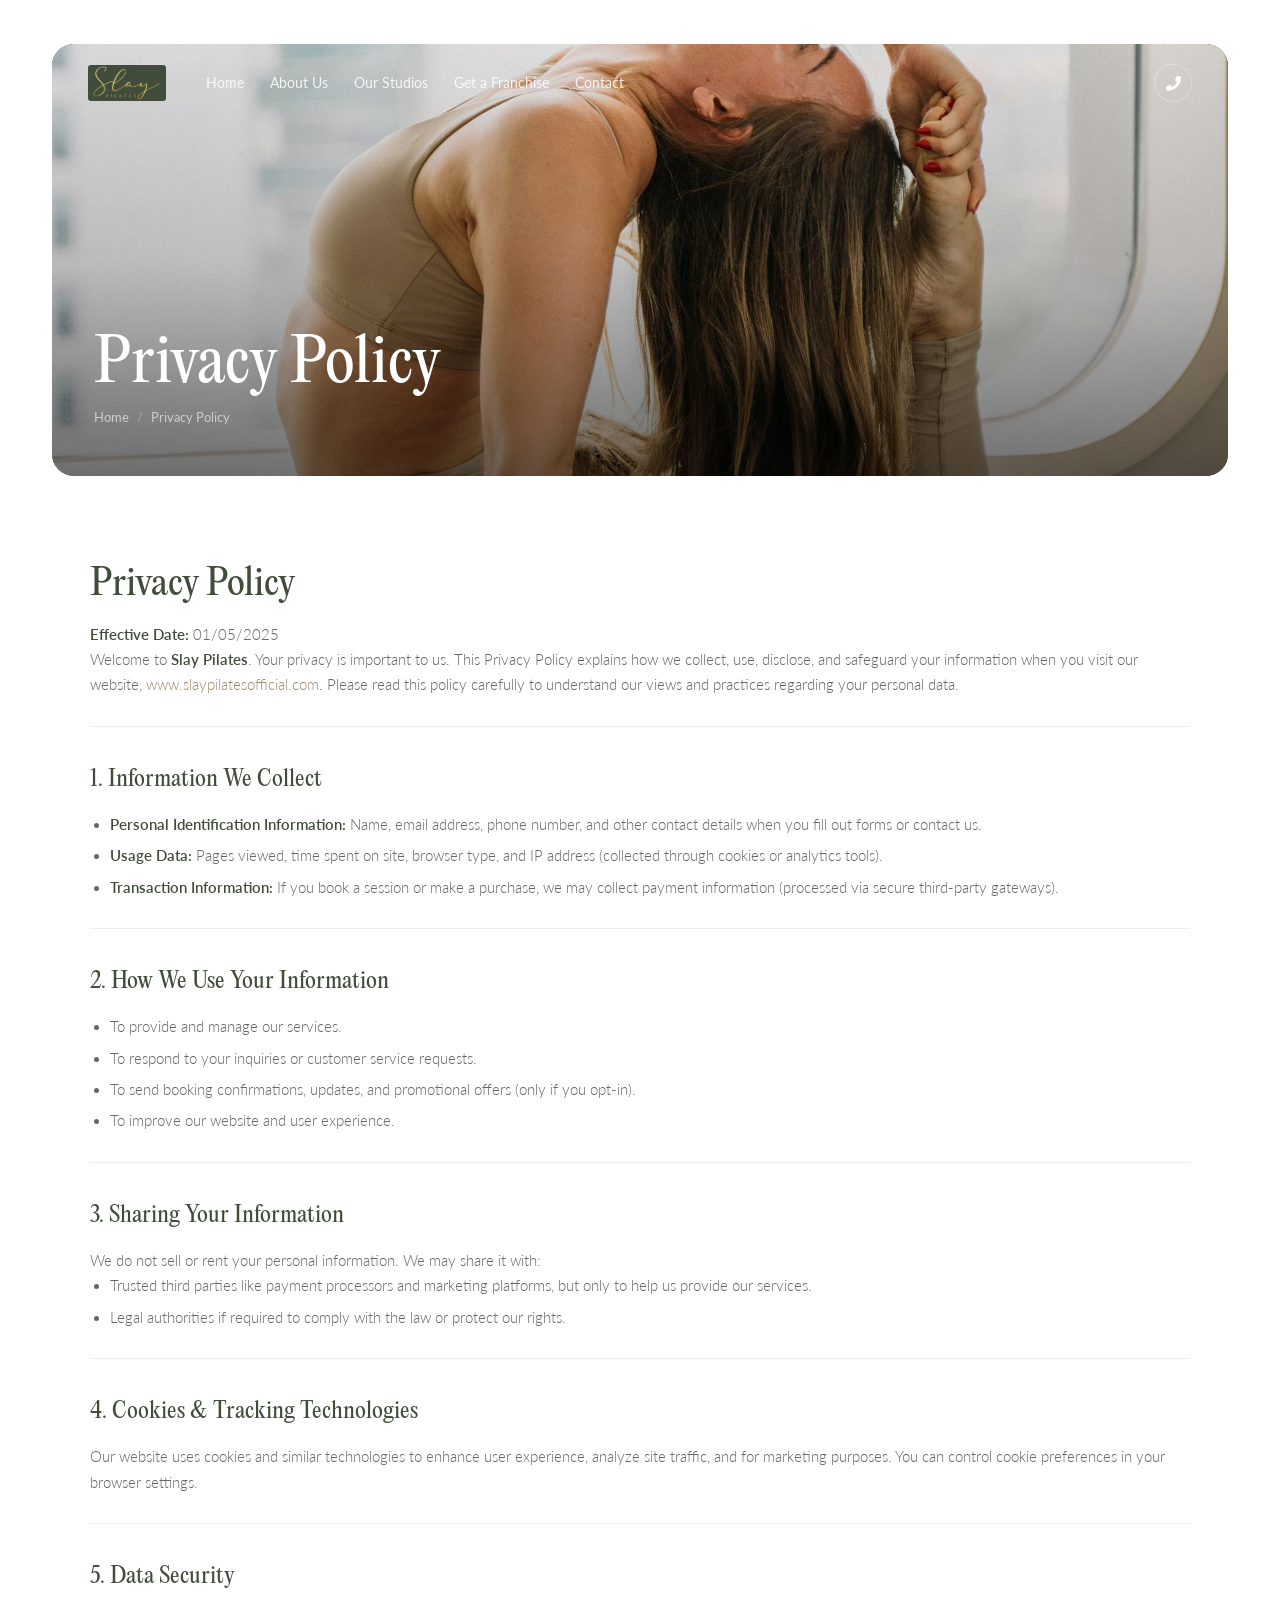
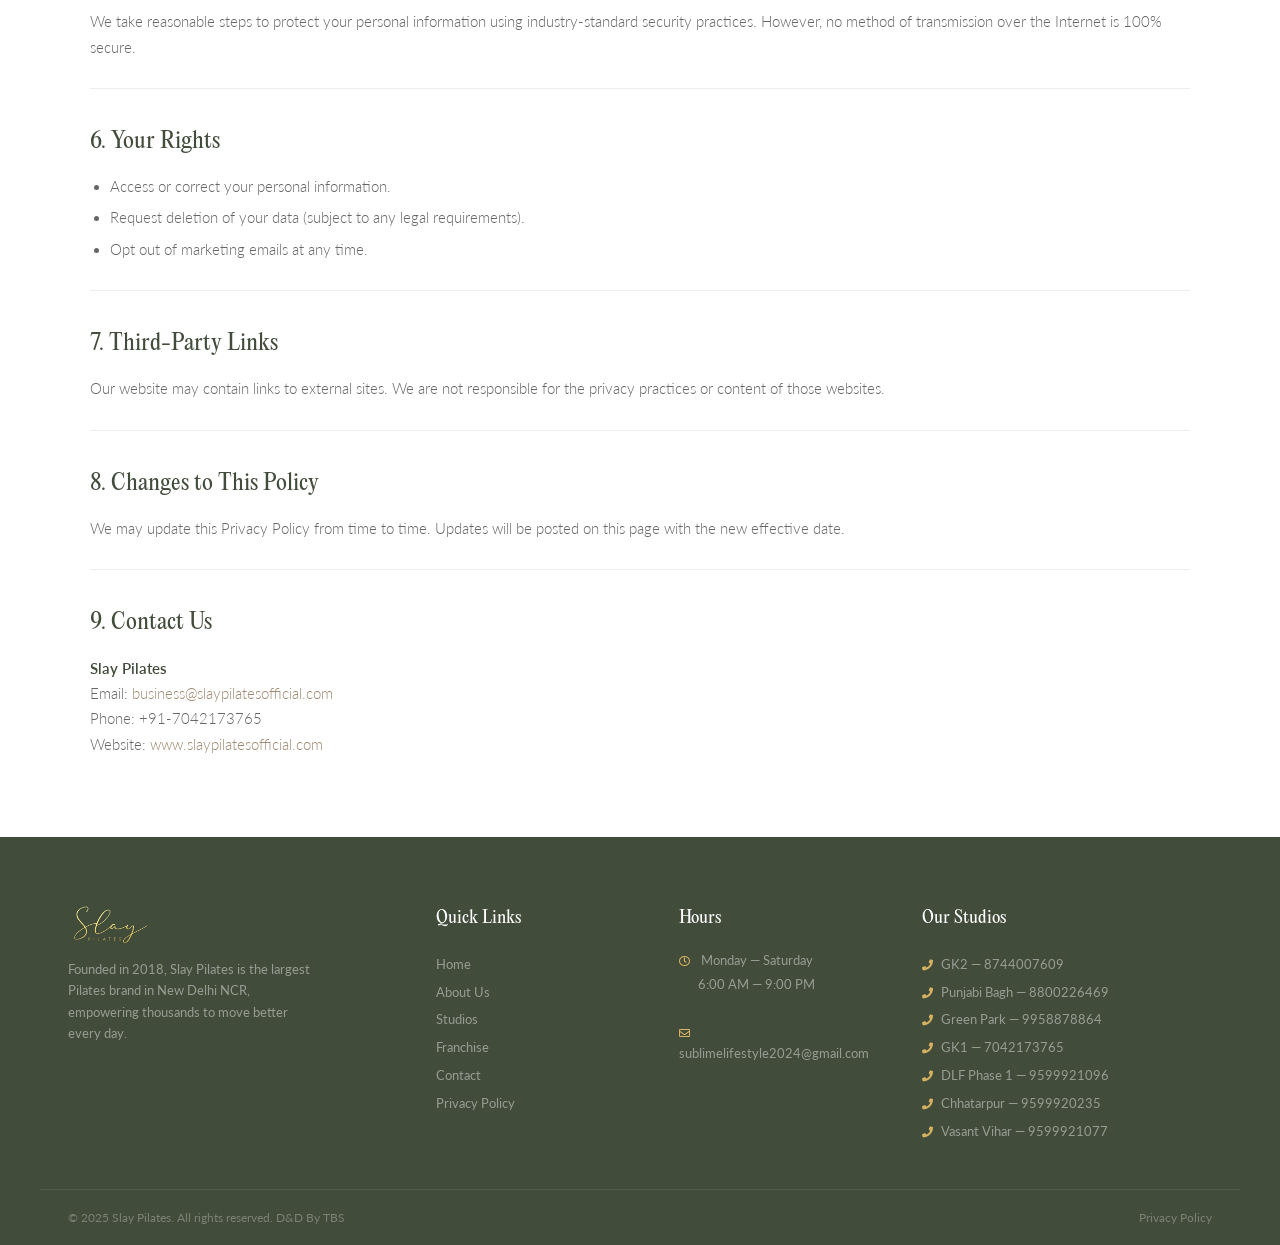
<file: privacy-policy.html>
<!DOCTYPE html>
<html lang="en">
<head>
    <title>Privacy Policy — Slay Pilates</title>
    <meta name="description" content="Slay Pilates privacy policy — how we collect, use, and protect your information." />
    <meta charset="UTF-8">
    <meta http-equiv="X-UA-Compatible" content="IE=edge">
    <meta name="viewport" content="width=device-width, initial-scale=1.0">
    <link rel="shortcut icon" type="image/x-icon" href="img/favicon.jpg">
    <link rel="stylesheet" href="fontawesome/css/all.min.css">
    <link rel="stylesheet" href="css/redesign.css">
</head>
<body>

<!-- ======================== PAGE HERO ======================== -->
<section class="page-hero">
    <div class="page-hero-card">
        <img src="img/slider/privacy-policy.jpg" alt="Privacy Policy">
        <div class="page-hero-overlay"></div>

        <nav class="nav" id="nav-bar">
            <a href="index.html" class="nav-logo"><img src="img/logo/logo.jpg" alt="Slay Pilates"></a>
            <div class="nav-links" id="nav-links">
                <a href="index.html">Home</a>
                <a href="about-us.html">About Us</a>
                <a href="branches.html">Our Studios</a>
                <a href="get-a-franchisee.html">Get a Franchise</a>
                <a href="contact-us.html">Contact</a>
            </div>
            <div class="nav-right"><a href="tel:+917042173765" class="nav-cart" title="Call Us"><i class="fas fa-phone"></i></a></div>
            <div class="nav-burger" id="nav-burger"><span></span><span></span><span></span></div>
        </nav>

        <div class="page-hero-content">
            <h1 class="page-hero-title">Privacy Policy</h1>
            <div class="page-hero-breadcrumb">
                <a href="index.html">Home</a>
                <span>/</span>
                Privacy Policy
            </div>
        </div>
    </div>
</section>

<!-- ======================== POLICY CONTENT ======================== -->
<section class="page-section">
    <div class="page-section-inner policy-content reveal">
        <h1>Privacy Policy</h1>
        <p><strong>Effective Date:</strong> 01/05/2025</p>

        <p>
            Welcome to <strong>Slay Pilates</strong>. Your privacy is important to us. This Privacy Policy explains how we collect, use, disclose, and safeguard your information when you visit our website,
            <a href="index.html" target="_blank">www.slaypilatesofficial.com</a>. Please read this policy carefully to understand our views and practices regarding your personal data.
        </p>

        <hr>

        <h2>1. Information We Collect</h2>
        <ul>
            <li><strong>Personal Identification Information:</strong> Name, email address, phone number, and other contact details when you fill out forms or contact us.</li>
            <li><strong>Usage Data:</strong> Pages viewed, time spent on site, browser type, and IP address (collected through cookies or analytics tools).</li>
            <li><strong>Transaction Information:</strong> If you book a session or make a purchase, we may collect payment information (processed via secure third-party gateways).</li>
        </ul>

        <hr>

        <h2>2. How We Use Your Information</h2>
        <ul>
            <li>To provide and manage our services.</li>
            <li>To respond to your inquiries or customer service requests.</li>
            <li>To send booking confirmations, updates, and promotional offers (only if you opt-in).</li>
            <li>To improve our website and user experience.</li>
        </ul>

        <hr>

        <h2>3. Sharing Your Information</h2>
        <p>We do not sell or rent your personal information. We may share it with:</p>
        <ul>
            <li>Trusted third parties like payment processors and marketing platforms, but only to help us provide our services.</li>
            <li>Legal authorities if required to comply with the law or protect our rights.</li>
        </ul>

        <hr>

        <h2>4. Cookies &amp; Tracking Technologies</h2>
        <p>Our website uses cookies and similar technologies to enhance user experience, analyze site traffic, and for marketing purposes. You can control cookie preferences in your browser settings.</p>

        <hr>

        <h2>5. Data Security</h2>
        <p>We take reasonable steps to protect your personal information using industry-standard security practices. However, no method of transmission over the Internet is 100% secure.</p>

        <hr>

        <h2>6. Your Rights</h2>
        <ul>
            <li>Access or correct your personal information.</li>
            <li>Request deletion of your data (subject to any legal requirements).</li>
            <li>Opt out of marketing emails at any time.</li>
        </ul>

        <hr>

        <h2>7. Third-Party Links</h2>
        <p>Our website may contain links to external sites. We are not responsible for the privacy practices or content of those websites.</p>

        <hr>

        <h2>8. Changes to This Policy</h2>
        <p>We may update this Privacy Policy from time to time. Updates will be posted on this page with the new effective date.</p>

        <hr>

        <h2>9. Contact Us</h2>
        <address>
            <strong>Slay Pilates</strong><br>
            Email: <a href="mailto:business@slaypilatesofficial.com">business@slaypilatesofficial.com</a><br>
            Phone: +91-7042173765<br>
            Website: <a href="index.html" target="_blank">www.slaypilatesofficial.com</a>
        </address>
    </div>
</section>

<!-- ======================== FOOTER ======================== -->
<footer class="footer">
    <div class="footer-grid">
        <div class="footer-brand">
            <img src="img/logo/logo.jpg" alt="Slay Pilates">
            <p>Founded in 2018, Slay Pilates is the largest Pilates brand in New Delhi NCR, empowering thousands to move better every day.</p>
        </div>
        <div class="footer-col">
            <h4>Quick Links</h4>
            <a href="index.html">Home</a>
            <a href="about-us.html">About Us</a>
            <a href="branches.html">Studios</a>
            <a href="get-a-franchisee.html">Franchise</a>
            <a href="contact-us.html">Contact</a>
            <a href="privacy-policy.html">Privacy Policy</a>
        </div>
        <div class="footer-col">
            <h4>Hours</h4>
            <p><i class="far fa-clock"></i> Monday — Saturday</p>
            <p style="padding-left:19px;">6:00 AM — 9:00 PM</p>
            <br>
            <p><i class="far fa-envelope"></i> sublimelifestyle2024@gmail.com</p>
        </div>
        <div class="footer-col">
            <h4>Our Studios</h4>
            <a href="tel:+918744007609"><i class="fas fa-phone"></i>GK2 — 8744007609</a>
            <a href="tel:+918800226469"><i class="fas fa-phone"></i>Punjabi Bagh — 8800226469</a>
            <a href="tel:+919958878864"><i class="fas fa-phone"></i>Green Park — 9958878864</a>
            <a href="tel:+917042173765"><i class="fas fa-phone"></i>GK1 — 7042173765</a>
            <a href="tel:+919599921096"><i class="fas fa-phone"></i>DLF Phase 1 — 9599921096</a>
            <a href="tel:+919599920235"><i class="fas fa-phone"></i>Chhatarpur — 9599920235</a>
            <a href="tel:+919599921077"><i class="fas fa-phone"></i>Vasant Vihar — 9599921077</a>
        </div>
    </div>
    <div class="footer-bar">
        <p>&copy; 2025 Slay Pilates. All rights reserved. D&amp;D By <a href="https://www.ajaykumarthakur.in/" target="_blank">TBS</a></p>
        <a href="privacy-policy.html">Privacy Policy</a>
    </div>
</footer>

<script>
const burger = document.getElementById('nav-burger');
const navLinks = document.getElementById('nav-links');
const heroCard = document.querySelector('.hero-card') || document.querySelector('.page-hero-card');
burger.addEventListener('click', () => { burger.classList.toggle('open'); navLinks.classList.toggle('open'); if (heroCard) heroCard.classList.toggle('nav-open'); });
document.querySelectorAll('.nav-links a').forEach(a => a.addEventListener('click', () => { navLinks.classList.remove('open'); burger.classList.remove('open'); if (heroCard) heroCard.classList.remove('nav-open'); }));

const io = new IntersectionObserver(entries => {
    entries.forEach(e => { if (e.isIntersecting) { e.target.classList.add('show'); io.unobserve(e.target); } });
}, { threshold: 0.1, rootMargin: '0px 0px -20px 0px' });
document.querySelectorAll('.reveal').forEach(el => io.observe(el));
</script>
</body>
</html>
</file>
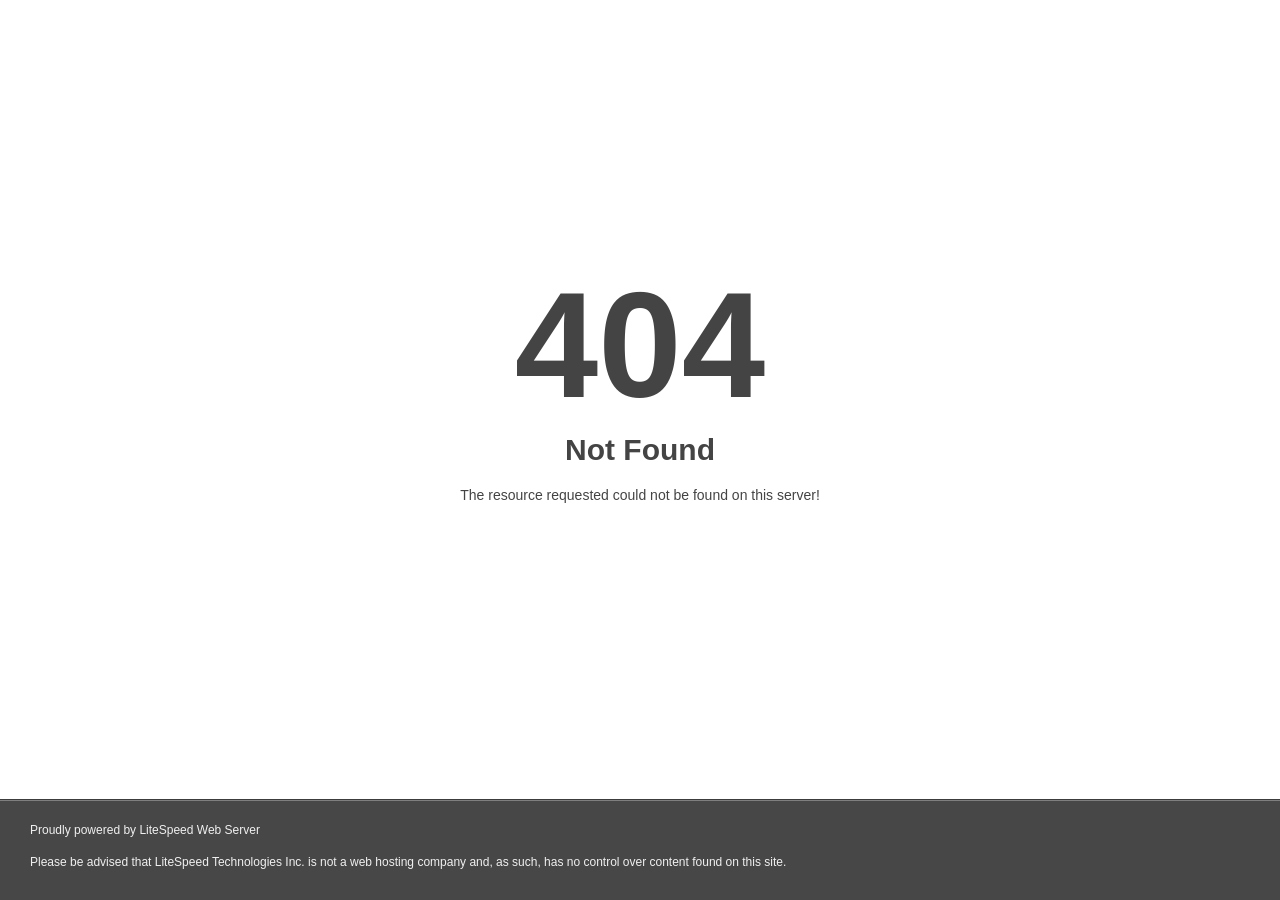
<file: images/quote_bg.html>
<!DOCTYPE html>
<html style="height:100%">
<head>
<meta name="viewport" content="width=device-width, initial-scale=1, shrink-to-fit=no" />
<title> 404 Not Found
</title><style>@media (prefers-color-scheme:dark){body{background-color:#000!important}}</style></head>
<body style="color: #444; margin:0;font: normal 14px/20px Arial, Helvetica, sans-serif; height:100%; background-color: #fff;">
<div style="height:auto; min-height:100%; ">     <div style="text-align: center; width:800px; margin-left: -400px; position:absolute; top: 30%; left:50%;">
        <h1 style="margin:0; font-size:150px; line-height:150px; font-weight:bold;">404</h1>
<h2 style="margin-top:20px;font-size: 30px;">Not Found
</h2>
<p>The resource requested could not be found on this server!</p>
</div></div><div style="color:#f0f0f0; font-size:12px;margin:auto;padding:0px 30px 0px 30px;position:relative;clear:both;height:100px;margin-top:-101px;background-color:#474747;border-top: 1px solid rgba(0,0,0,0.15);box-shadow: 0 1px 0 rgba(255, 255, 255, 0.3) inset;">
<br>Proudly powered by LiteSpeed Web Server<p>Please be advised that LiteSpeed Technologies Inc. is not a web hosting company and, as such, has no control over content found on this site.</p></div></body></html>
</file>
<file: css/redesign.css>
/* ===== LOCAL FONTS — Lato ===== */
@font-face { font-family: 'Lato'; src: url('../fonts/lato/Lato-Thin.ttf') format('truetype'); font-weight: 100; font-style: normal; font-display: swap; }
@font-face { font-family: 'Lato'; src: url('../fonts/lato/Lato-ThinItalic.ttf') format('truetype'); font-weight: 100; font-style: italic; font-display: swap; }
@font-face { font-family: 'Lato'; src: url('../fonts/lato/Lato-Light.ttf') format('truetype'); font-weight: 300; font-style: normal; font-display: swap; }
@font-face { font-family: 'Lato'; src: url('../fonts/lato/Lato-LightItalic.ttf') format('truetype'); font-weight: 300; font-style: italic; font-display: swap; }
@font-face { font-family: 'Lato'; src: url('../fonts/lato/Lato-Regular.ttf') format('truetype'); font-weight: 400; font-style: normal; font-display: swap; }
@font-face { font-family: 'Lato'; src: url('../fonts/lato/Lato-Italic.ttf') format('truetype'); font-weight: 400; font-style: italic; font-display: swap; }
@font-face { font-family: 'Lato'; src: url('../fonts/lato/Lato-Medium.ttf') format('truetype'); font-weight: 500; font-style: normal; font-display: swap; }
@font-face { font-family: 'Lato'; src: url('../fonts/lato/Lato-MediumItalic.ttf') format('truetype'); font-weight: 500; font-style: italic; font-display: swap; }
@font-face { font-family: 'Lato'; src: url('../fonts/lato/Lato-Semibold.ttf') format('truetype'); font-weight: 600; font-style: normal; font-display: swap; }
@font-face { font-family: 'Lato'; src: url('../fonts/lato/Lato-SemiboldItalic.ttf') format('truetype'); font-weight: 600; font-style: italic; font-display: swap; }
@font-face { font-family: 'Lato'; src: url('../fonts/lato/Lato-Bold.ttf') format('truetype'); font-weight: 700; font-style: normal; font-display: swap; }
@font-face { font-family: 'Lato'; src: url('../fonts/lato/Lato-BoldItalic.ttf') format('truetype'); font-weight: 700; font-style: italic; font-display: swap; }
@font-face { font-family: 'Lato'; src: url('../fonts/lato/Lato-Heavy.ttf') format('truetype'); font-weight: 800; font-style: normal; font-display: swap; }
@font-face { font-family: 'Lato'; src: url('../fonts/lato/Lato-HeavyItalic.ttf') format('truetype'); font-weight: 800; font-style: italic; font-display: swap; }
@font-face { font-family: 'Lato'; src: url('../fonts/lato/Lato-Black.ttf') format('truetype'); font-weight: 900; font-style: normal; font-display: swap; }
@font-face { font-family: 'Lato'; src: url('../fonts/lato/Lato-BlackItalic.ttf') format('truetype'); font-weight: 900; font-style: italic; font-display: swap; }

/* ===== LOCAL FONTS — PP Editorial New ===== */
@font-face { font-family: 'PP Editorial New'; src: url('../fonts/editorial/PPEditorialNew-Ultralight-BF644b21500d0c0.otf') format('opentype'); font-weight: 200; font-style: normal; font-display: swap; }
@font-face { font-family: 'PP Editorial New'; src: url('../fonts/editorial/PPEditorialNew-UltralightItalic-BF644b214ff1e9b.otf') format('opentype'); font-weight: 200; font-style: italic; font-display: swap; }
@font-face { font-family: 'PP Editorial New'; src: url('../fonts/editorial/PPEditorialNew-Regular-BF644b214ff145f.otf') format('opentype'); font-weight: 400; font-style: normal; font-display: swap; }
@font-face { font-family: 'PP Editorial New'; src: url('../fonts/editorial/PPEditorialNew-Italic-BF644b214fb0c0a.otf') format('opentype'); font-weight: 400; font-style: italic; font-display: swap; }
@font-face { font-family: 'PP Editorial New'; src: url('../fonts/editorial/PPEditorialNew-Ultrabold-BF644b21500840c.otf') format('opentype'); font-weight: 800; font-style: normal; font-display: swap; }
@font-face { font-family: 'PP Editorial New'; src: url('../fonts/editorial/PPEditorialNew-UltraboldItalic-BF644b214faef01.otf') format('opentype'); font-weight: 800; font-style: italic; font-display: swap; }

/* ===== RESET ===== */
*, *::before, *::after { margin: 0; padding: 0; box-sizing: border-box; }

:root {
    /* Slay Pilates color palette */
    --dark: #414c3b;
    --dark-alt: #222;
    --gold: #d6b161;
    --warm: #9e8a72;
    --cream: #d6cfbf;
    --text: #363434;
    --white: #fff;

    /* Page background — adapted from Flexera's cool gray-green */
    --page-bg: #ffffff;
    --page-bg-alt: #cdd1c8;

    --font-serif: 'PP Editorial New', Georgia, serif;
    --font-sans: 'Lato', -apple-system, sans-serif;
}

html { scroll-behavior: smooth; }

body {
    font-family: var(--font-sans);
    font-size: 15px;
    color: var(--text);
    line-height: 1.6;
    background: var(--page-bg);
    overflow-x: hidden;
    -webkit-font-smoothing: antialiased;
}

a { text-decoration: none; color: inherit; transition: all 0.3s; }
img { max-width: 100%; display: block; }
ul { list-style: none; }
button { cursor: pointer; font-family: var(--font-sans); }

/* =====================================================================
   HERO SECTION — Floating rounded card with video, nav INSIDE
   ===================================================================== */
.hero {
    padding: 44px 52px 0;
}

.hero-card {
    position: relative;
    width: 100%;
    border-radius: 22px;
    overflow: hidden;
    height: 70vh;
    min-height: 540px;
    background: #2a2f26;
}

/* Video / Image background */
.hero-card video,
.hero-card > img {
    position: absolute;
    inset: 0;
    width: 100%;
    height: 100%;
    object-fit: cover;
    z-index: 0;
}

/* Subtle overlay for text readability */
.hero-overlay {
    position: absolute;
    inset: 0;
    z-index: 1;
    background: linear-gradient(
        100deg,
        rgba(0, 0, 0, 0.38) 0%,
        rgba(0, 0, 0, 0.12) 50%,
        rgba(0, 0, 0, 0.02) 100%
    );
    pointer-events: none;
}

/* ===== NAV — positioned at top of hero card ===== */
.nav {
    position: absolute;
    top: 0;
    left: 0;
    right: 0;
    z-index: 10;
    display: flex;
    align-items: center;
    padding: 20px 36px;
}

.nav-logo {
    flex-shrink: 0;
    margin-right: 40px;
}

.nav-logo img {
    height: 36px;
    width: auto;
    border-radius: 3px;
}

.nav-links {
    display: flex;
    align-items: center;
    gap: 26px;
}

.nav-links a {
    color: var(--white);
    font-family: var(--font-sans);
    font-size: 14px;
    font-weight: 400;
    opacity: 0.88;
    white-space: nowrap;
}

.nav-links a:hover { opacity: 1; }

.nav-right {
    margin-left: auto;
    display: flex;
    align-items: center;
    gap: 14px;
}

.nav-right-text {
    color: var(--white);
    font-size: 12.5px;
    opacity: 0.7;
    white-space: nowrap;
}

.nav-cart {
    width: 38px;
    height: 38px;
    border-radius: 50%;
    border: 1px solid rgba(255,255,255,0.3);
    display: flex;
    align-items: center;
    justify-content: center;
    color: var(--white);
    font-size: 15px;
    transition: all 0.3s;
    flex-shrink: 0;
}

.nav-cart:hover {
    background: rgba(255,255,255,0.1);
    border-color: rgba(255,255,255,0.5);
}

/* Mobile burger */
.nav-burger {
    display: none;
    flex-direction: column;
    gap: 5px;
    cursor: pointer;
    padding: 6px;
    z-index: 12;
    margin-left: auto;
}

.nav-burger span {
    width: 22px;
    height: 1.5px;
    background: var(--white);
    display: block;
    transition: all 0.3s;
}

.nav-burger.open span:nth-child(1) { transform: rotate(45deg) translate(4px, 5px); }
.nav-burger.open span:nth-child(2) { opacity: 0; }
.nav-burger.open span:nth-child(3) { transform: rotate(-45deg) translate(4px, -5px); }

/* ===== Hero content — bottom left ===== */
.hero-content {
    position: relative;
    z-index: 5;
    height: 100%;
    display: flex;
    flex-direction: column;
    justify-content: flex-end;
    padding: 0 42px 48px;
}

.hero-title {
    font-family: var(--font-serif);
    font-size: clamp(38px, 5vw, 64px);
    font-weight: 400;
    line-height: 1.12;
    color: var(--white);
    margin-bottom: 16px;
}

.hero-desc {
    font-family: var(--font-sans);
    font-size: 14px;
    font-weight: 300;
    color: rgba(255,255,255,0.82);
    line-height: 1.55;
    margin-bottom: 28px;
    max-width: 340px;
}

.hero-btns {
    display: flex;
    gap: 10px;
    flex-wrap: wrap;
}

/* Outline pill buttons */
.btn-pill {
    display: inline-flex;
    align-items: center;
    justify-content: center;
    padding: 12px 26px;
    border-radius: 100px;
    font-family: var(--font-serif);
    font-size: 14px;
    font-weight: 400;
    border: 1px solid rgba(255,255,255,0.5);
    background: transparent;
    color: var(--white);
    transition: all 0.3s;
    white-space: nowrap;
    letter-spacing: 0.2px;
}

.btn-pill:hover {
    background: var(--white);
    border-color: var(--white);
    color: var(--dark);
}

/* Dark outline variant for light backgrounds */
.btn-pill--dark {
    border-color: var(--dark);
    color: var(--dark);
    background: transparent;
}

.btn-pill--dark:hover {
    background: var(--dark);
    color: var(--white);
}

/* =====================================================================
   MOVEMENT / INTRO SECTION
   ===================================================================== */
.intro {
    padding: 40px 52px 100px;
    background: #fff;
}

.intro-inner {
    margin: 0 auto;
}

.intro-photo {
    position: relative;
    border-radius: 22px;
    overflow: hidden;
    display: flex;
    justify-content: flex-end;
}

.intro-photo img {
    width: 100%;
    height: 100%;
    object-fit: cover;
    display: block;
    position: absolute;
    inset: 0;
    transform: scaleX(-1) scale(1.3);
    object-position: 50% 20%;
}

.intro-photo::after {
    content: '';
    position: absolute;
    inset: 0;
    background: linear-gradient(to left, rgba(0,0,0,0.7) 0%, rgba(0,0,0,0.45) 55%, transparent 100%);
    border-radius: 22px;
}

.intro-text {
    position: relative;
    z-index: 2;
    text-align: left;
    max-width: 55%;
    padding: 44px 56px;
    color: #fff;
    margin-left: auto;
}

.intro-text .intro-label {
    color: #fff;
}

.intro-text .section-heading {
    color: #fff;
}

.intro-text .section-heading .it {
    color: #d4c9a8;
}

.intro-text .body-text {
    color: rgba(255,255,255,0.85);
}

.intro-text .btn-pill--dark {
    background: #fff;
    color: var(--dark);
}

.intro-label {
    display: inline-block;
    font-family: var(--font-sans);
    font-size: 12px;
    font-weight: 600;
    letter-spacing: 2.5px;
    color: var(--warm);
    margin-bottom: 18px;
}

.section-heading {
    font-family: var(--font-serif);
    font-weight: 400;
    line-height: 1.2;
    color: var(--dark);
}

.section-heading .it {
    font-style: italic;
    color: var(--warm);
}

.section-heading--md {
    font-size: clamp(32px, 3.8vw, 48px);
    margin-bottom: 24px;
}

.section-heading--lg {
    font-size: clamp(36px, 4.5vw, 56px);
    margin-bottom: 18px;
}

.body-text {
    font-family: var(--font-sans);
    font-size: 14.5px;
    font-weight: 300;
    color: #777;
    line-height: 1.72;
}

/* =====================================================================
   TESTIMONIAL CARDS — horizontal scroll
   ===================================================================== */
.cards-section {
    padding: 0 0 40px;
    overflow: hidden;
    background: var(--page-bg);
}

/* Ticker / marquee wrapper */
.ticker {
    overflow: hidden;
    width: 100%;
}

.ticker-track {
    display: flex;
    gap: 14px;
    width: max-content;
    animation: ticker-scroll 40s linear infinite;
}

.ticker-track:hover {
    animation-play-state: paused;
}

@keyframes ticker-scroll {
    0%   { transform: translateX(0); }
    100% { transform: translateX(-50%); }
}

.tcard {
    flex: 0 0 280px;
    height: 400px;
    scroll-snap-align: start;
    border-radius: 14px;
    overflow: hidden;
    position: relative;
    background: #3a3a3a;
}

/* ===== Reel card — iframe with cropped header/footer ===== */
.reel-card {
    flex: 0 0 280px;
    height: 380px;
    scroll-snap-align: start;
    border-radius: 14px;
    overflow: hidden;
    position: relative;
    background: #000;
}

.reel-card iframe {
    width: 100%;
    height: 450px;
    border: none;
    margin-top: -60px;
    display: block;
}

.tcard > img {
    position: absolute;
    inset: 0;
    width: 100%;
    height: 100%;
    object-fit: cover;
}

.tcard-play {
    position: absolute;
    top: 40%;
    left: 50%;
    transform: translate(-50%, -50%);
    width: 46px;
    height: 46px;
    border-radius: 50%;
    background: rgba(255,255,255,0.12);
    backdrop-filter: blur(8px);
    -webkit-backdrop-filter: blur(8px);
    border: 1.5px solid rgba(255,255,255,0.3);
    display: flex;
    align-items: center;
    justify-content: center;
    z-index: 2;
    transition: all 0.3s;
    cursor: pointer;
}

.tcard:hover .tcard-play {
    background: rgba(255,255,255,0.22);
    border-color: rgba(255,255,255,0.55);
}

.tcard-play svg {
    width: 15px;
    height: 15px;
    fill: var(--white);
    margin-left: 2px;
}

.tcard-info {
    position: absolute;
    bottom: 0;
    left: 0;
    right: 0;
    padding: 70px 18px 20px;
    background: linear-gradient(to top, rgba(0,0,0,0.82) 0%, rgba(0,0,0,0.3) 60%, transparent 100%);
    z-index: 2;
}

.tcard-quote {
    font-family: var(--font-sans);
    font-size: 14px;
    font-weight: 500;
    color: var(--white);
    line-height: 1.38;
    margin-bottom: 14px;
}

.tcard-author {
    display: flex;
    align-items: center;
    gap: 9px;
}

.tcard-avatar {
    width: 30px;
    height: 30px;
    border-radius: 50%;
    background: var(--gold);
    display: flex;
    align-items: center;
    justify-content: center;
    font-size: 12px;
    font-weight: 600;
    color: var(--dark);
    flex-shrink: 0;
}

.tcard-name {
    font-size: 12.5px;
    font-weight: 600;
    color: var(--white);
    line-height: 1.2;
}

.tcard-role {
    font-size: 11px;
    color: var(--gold);
    font-weight: 400;
    font-style: italic;
}

/* =====================================================================
   TRANSFORMATIONS — horizontal scroll on vertical scroll
   ===================================================================== */
.transforms {
    height: 260vh;
    position: relative;
    background: #fff;
}

.transforms-sticky {
    position: sticky;
    top: 0;
    height: 100vh;
    overflow: hidden;
    display: flex;
    flex-direction: column;
    padding: 48px 0 0;
}

.transforms-head {
    text-align: center;
    padding: 0 52px 40px;
    flex-shrink: 0;
}

.transforms-track {
    display: flex;
    gap: 24px;
    padding: 0 52px;
    flex: 0 0 60vh;
    min-height: 0;
    will-change: transform;
    transition: transform 0.15s ease-out;
}

.tf-card {
    position: relative;
    flex: 0 0 46vw;
    border-radius: 20px;
    overflow: hidden;
    cursor: pointer;
}

.tf-card img {
    width: 100%;
    height: 100%;
    object-fit: cover;
    display: block;
}

.tf-card-overlay {
    position: absolute;
    inset: 0;
    background: linear-gradient(to top, rgba(0,0,0,0.65) 0%, rgba(0,0,0,0.1) 50%, transparent 100%);
}

.tf-tag {
    position: absolute;
    top: 20px;
    left: 20px;
    z-index: 2;
    display: inline-flex;
    align-items: center;
    gap: 7px;
    padding: 8px 18px;
    background: rgba(255,255,255,0.2);
    backdrop-filter: blur(12px);
    -webkit-backdrop-filter: blur(12px);
    border-radius: 100px;
    font-family: var(--font-sans);
    font-size: 13px;
    font-weight: 500;
    color: #fff;
    letter-spacing: 0.3px;
}

.tf-tag i { font-size: 12px; }

.tf-card-content {
    position: absolute;
    bottom: 0;
    left: 0;
    right: 0;
    z-index: 2;
    padding: 36px 32px;
}

.tf-card-title {
    font-family: var(--font-serif);
    font-size: 32px;
    font-weight: 400;
    color: #fff;
    line-height: 1.2;
    margin-bottom: 14px;
}

.tf-card-desc {
    font-family: var(--font-sans);
    font-size: 14px;
    font-weight: 300;
    color: rgba(255,255,255,0.85);
    line-height: 1.6;
    max-width: 440px;
}

/* =====================================================================
   STUDIOS — heading left, button right, two images below
   ===================================================================== */
.studios {
    padding: 28px 28px 80px;
    background: var(--page-bg);
}

.studios-inner {
    max-width: 1200px;
    margin: 0 auto;
}

.studios-row {
    display: flex;
    align-items: flex-end;
    justify-content: space-between;
    gap: 20px;
    margin-bottom: 40px;
}

.studios-left { max-width: 460px; }

.studios-left .section-heading { margin-bottom: 14px; }

.studios-imgs {
    display: grid;
    grid-template-columns: 1fr 1fr;
    gap: 14px;
}

.studios-imgs .simg {
    border-radius: 14px;
    overflow: hidden;
    height: 460px;
}

.studios-imgs .simg img {
    width: 100%;
    height: 100%;
    object-fit: cover;
    transition: transform 0.6s;
}

.studios-imgs .simg:hover img { transform: scale(1.03); }

/* =====================================================================
   LOCATIONS — interactive map + list
   ===================================================================== */
.locations {
    padding: 100px 52px;
    background: #fff;
}

.locations-inner {
    max-width: 1200px;
    margin: 0 auto;
}

.locations-head {
    text-align: center;
    margin-bottom: 48px;
}

.locations-head .section-heading { margin-bottom: 10px; }

.loc-layout {
    display: grid;
    grid-template-columns: 1fr 380px;
    gap: 0;
    border-radius: 18px;
    overflow: hidden;
    box-shadow: 0 4px 24px rgba(0,0,0,0.08);
    height: 520px;
}

.loc-map {
    position: relative;
    background: #e8e8e8;
}

.loc-map iframe {
    width: 100%;
    height: 100%;
    border: none;
    display: block;
}

.loc-list {
    overflow-y: auto;
    background: #fff;
    border-left: 1px solid #eee;
}

.loc-list::-webkit-scrollbar { width: 4px; }
.loc-list::-webkit-scrollbar-track { background: transparent; }
.loc-list::-webkit-scrollbar-thumb { background: #ccc; border-radius: 4px; }

.loc-item {
    display: flex;
    gap: 14px;
    padding: 22px 24px;
    border-bottom: 1px solid #f0f0f0;
    cursor: pointer;
    transition: background 0.25s;
}

.loc-item:hover { background: #fafaf8; }

.loc-item.active {
    background: #f5f3ee;
    border-left: 3px solid var(--warm);
}

.loc-item-pin {
    flex-shrink: 0;
    width: 36px;
    height: 36px;
    border-radius: 50%;
    background: var(--warm);
    color: #fff;
    display: flex;
    align-items: center;
    justify-content: center;
    font-size: 14px;
    margin-top: 2px;
}

.loc-item.active .loc-item-pin {
    background: var(--dark);
}

.loc-item-info { flex: 1; min-width: 0; }

.loc-item-name {
    font-family: var(--font-serif);
    font-size: 17px;
    font-weight: 400;
    color: var(--dark);
    margin-bottom: 4px;
}

.loc-item-addr {
    font-family: var(--font-sans);
    font-size: 12px;
    color: #999;
    line-height: 1.5;
    margin-bottom: 12px;
}

.loc-item-actions {
    display: flex;
    gap: 8px;
}

.loc-item-btn {
    display: inline-flex;
    align-items: center;
    gap: 5px;
    padding: 6px 14px;
    border: 1.5px solid var(--dark);
    border-radius: 100px;
    font-size: 11px;
    font-weight: 600;
    color: var(--dark);
    font-family: var(--font-sans);
    transition: all 0.25s;
    letter-spacing: 0.3px;
}

.loc-item-btn:hover { background: var(--dark); color: #fff; }
.loc-item-btn i { font-size: 9px; }

/* =====================================================================
   FRANCHISE
   ===================================================================== */
.franchise {
    padding: 100px 28px;
    background: var(--dark-alt);
}

.franchise-inner {
    max-width: 1200px;
    margin: 0 auto;
    display: grid;
    grid-template-columns: 1fr 1fr;
    gap: 56px;
    align-items: center;
}

.franchise-left .section-heading {
    color: var(--white);
    text-align: left;
    margin-bottom: 14px;
}

.franchise-left p {
    font-family: var(--font-sans);
    font-size: 14px;
    font-weight: 300;
    color: rgba(255,255,255,0.5);
    line-height: 1.72;
    margin-bottom: 22px;
}

.franchise-left .fimg {
    border-radius: 14px;
    overflow: hidden;
    height: 260px;
}

.franchise-left .fimg img { width: 100%; height: 100%; object-fit: cover; }

.fform {
    background: rgba(255,255,255,0.04);
    border: 1px solid rgba(255,255,255,0.07);
    border-radius: 18px;
    padding: 34px;
}

.fform h3 {
    font-family: var(--font-serif);
    font-size: 24px;
    font-weight: 400;
    color: var(--white);
    margin-bottom: 24px;
}

.ff-field { margin-bottom: 12px; }

.ff-field input,
.ff-field textarea {
    width: 100%;
    padding: 12px 16px;
    background: rgba(255,255,255,0.04);
    border: 1px solid rgba(255,255,255,0.1);
    border-radius: 10px;
    color: var(--white);
    font-family: var(--font-sans);
    font-size: 13.5px;
    outline: none;
    transition: border-color 0.3s;
}

.ff-field input::placeholder,
.ff-field textarea::placeholder { color: rgba(255,255,255,0.3); }
.ff-field input:focus,
.ff-field textarea:focus { border-color: var(--gold); }
.ff-field textarea { resize: vertical; min-height: 84px; }

.ff-submit {
    width: 100%;
    padding: 13px;
    background: var(--gold);
    color: var(--dark);
    border: none;
    border-radius: 100px;
    font-size: 14px;
    font-weight: 600;
    transition: background 0.3s;
    margin-top: 4px;
}

.ff-submit:hover { background: #c9a24e; }

/* =====================================================================
   FOOTER
   ===================================================================== */
.footer {
    background: var(--dark);
    color: var(--white);
}

.footer-grid {
    max-width: 1200px;
    margin: 0 auto;
    padding: 68px 28px 44px;
    display: grid;
    grid-template-columns: 1.6fr 1fr 1fr 1.4fr;
    gap: 36px;
}

.footer-brand img {
    height: 40px;
    border-radius: 4px;
    margin-bottom: 14px;
}

.footer-brand p {
    font-size: 13px;
    color: rgba(255,255,255,0.45);
    line-height: 1.65;
    max-width: 250px;
}

.footer-col h4 {
    font-family: var(--font-serif);
    font-size: 17px;
    font-weight: 400;
    margin-bottom: 18px;
}

.footer-col a {
    display: block;
    font-size: 13px;
    color: rgba(255,255,255,0.45);
    padding: 3.5px 0;
}

.footer-col a:hover { color: var(--gold); }

.footer-col p {
    font-size: 13px;
    color: rgba(255,255,255,0.45);
    line-height: 1.6;
    margin-bottom: 3px;
}

.footer-col i {
    color: var(--gold);
    font-size: 11px;
    width: 14px;
    margin-right: 5px;
}

.footer-bar {
    max-width: 1200px;
    margin: 0 auto;
    border-top: 1px solid rgba(255,255,255,0.07);
    padding: 18px 28px;
    display: flex;
    justify-content: space-between;
    align-items: center;
    font-size: 12px;
    color: rgba(255,255,255,0.3);
}

.footer-bar a { color: rgba(255,255,255,0.3); }
.footer-bar a:hover { color: var(--gold); }

/* =====================================================================
   SUBPAGE HERO — banner with image bg + nav + title
   ===================================================================== */
.page-hero {
    padding: 44px 52px 0;
}

.page-hero-card {
    position: relative;
    width: 100%;
    border-radius: 22px;
    overflow: hidden;
    height: 48vh;
    min-height: 340px;
    background: #2a2f26;
}

.page-hero-card > img {
    position: absolute;
    inset: 0;
    width: 100%;
    height: 100%;
    object-fit: cover;
    z-index: 0;
}

.page-hero-overlay {
    position: absolute;
    inset: 0;
    z-index: 1;
    background: linear-gradient(
        to top,
        rgba(0,0,0,0.55) 0%,
        rgba(0,0,0,0.2) 50%,
        rgba(0,0,0,0.08) 100%
    );
    pointer-events: none;
}

.page-hero-content {
    position: relative;
    z-index: 5;
    height: 100%;
    display: flex;
    flex-direction: column;
    justify-content: flex-end;
    padding: 0 42px 48px;
}

.page-hero-title {
    font-family: var(--font-serif);
    font-size: clamp(36px, 5vw, 60px);
    font-weight: 400;
    line-height: 1.15;
    color: var(--white);
    margin-bottom: 8px;
}

.page-hero-breadcrumb {
    display: flex;
    align-items: center;
    gap: 8px;
    font-family: var(--font-sans);
    font-size: 13px;
    color: rgba(255,255,255,0.6);
}

.page-hero-breadcrumb a {
    color: rgba(255,255,255,0.6);
}

.page-hero-breadcrumb a:hover { color: var(--white); }

.page-hero-breadcrumb span { color: rgba(255,255,255,0.35); }

/* =====================================================================
   PAGE CONTENT — generic padded section
   ===================================================================== */
.page-section {
    padding: 80px 52px;
    background: var(--white);
}

.page-section--alt {
    background: #f9f8f5;
}

.page-section--warm {
    background: var(--warm);
}

.page-section-inner {
    max-width: 1100px;
    margin: 0 auto;
}

/* ===== About page — image + text grid ===== */
.about-grid {
    display: grid;
    grid-template-columns: 1fr 1fr;
    gap: 56px;
    align-items: center;
}

.about-img {
    border-radius: 18px;
    overflow: hidden;
    height: 480px;
}

.about-img img {
    width: 100%;
    height: 100%;
    object-fit: cover;
}

.about-text .intro-label { margin-bottom: 14px; }

.about-text .body-text {
    margin-bottom: 20px;
    line-height: 1.7;
}

.about-text .body-text:last-of-type { margin-bottom: 28px; }

/* ===== Franchise benefits grid ===== */
.benefits-grid {
    display: grid;
    grid-template-columns: repeat(5, 1fr);
    gap: 24px;
    margin-top: 48px;
}

.benefit-card {
    text-align: center;
    padding: 36px 20px;
    background: rgba(255,255,255,0.08);
    border: 1px solid rgba(255,255,255,0.1);
    border-radius: 18px;
    transition: transform 0.3s, box-shadow 0.3s;
}

.benefit-card:hover {
    transform: translateY(-4px);
    box-shadow: 0 8px 32px rgba(0,0,0,0.12);
}

.benefit-card img {
    width: 56px;
    height: 56px;
    margin: 0 auto 18px;
    filter: brightness(0) invert(1);
}

.benefit-card h3 {
    font-family: var(--font-serif);
    font-size: 17px;
    font-weight: 400;
    color: var(--white);
    line-height: 1.35;
}

/* Light variant for light backgrounds */
.benefit-card--light {
    background: var(--white);
    border: 1px solid #eee;
}

.benefit-card--light img { filter: none; }

.benefit-card--light h3 { color: var(--dark); }

/* ===== Contact page — location info cards ===== */
.contact-grid {
    display: grid;
    grid-template-columns: repeat(3, 1fr);
    gap: 20px;
}

.contact-card {
    background: var(--white);
    border: 1px solid #eee;
    border-radius: 16px;
    padding: 28px 24px;
    transition: box-shadow 0.3s;
}

.contact-card:hover {
    box-shadow: 0 4px 20px rgba(0,0,0,0.06);
}

.contact-card-icon {
    width: 42px;
    height: 42px;
    border-radius: 50%;
    background: var(--warm);
    color: var(--white);
    display: flex;
    align-items: center;
    justify-content: center;
    font-size: 15px;
    margin-bottom: 16px;
}

.contact-card h3 {
    font-family: var(--font-serif);
    font-size: 19px;
    font-weight: 400;
    color: var(--dark);
    margin-bottom: 8px;
}

.contact-card p {
    font-family: var(--font-sans);
    font-size: 13px;
    color: #888;
    line-height: 1.6;
    margin-bottom: 16px;
}

.contact-card-actions {
    display: flex;
    gap: 8px;
    flex-wrap: wrap;
}

.contact-card-btn {
    display: inline-flex;
    align-items: center;
    gap: 5px;
    padding: 7px 16px;
    border: 1.5px solid var(--dark);
    border-radius: 100px;
    font-family: var(--font-sans);
    font-size: 11.5px;
    font-weight: 600;
    color: var(--dark);
    transition: all 0.25s;
    letter-spacing: 0.3px;
}

.contact-card-btn:hover { background: var(--dark); color: var(--white); }
.contact-card-btn i { font-size: 10px; }

/* ===== Privacy policy page ===== */
.policy-content h1 {
    font-family: var(--font-serif);
    font-size: 36px;
    font-weight: 400;
    color: var(--dark);
    margin-bottom: 8px;
}

.policy-content h2 {
    font-family: var(--font-serif);
    font-size: 22px;
    font-weight: 400;
    color: var(--dark);
    margin-top: 36px;
    margin-bottom: 14px;
}

.policy-content p,
.policy-content li,
.policy-content address {
    font-family: var(--font-sans);
    font-size: 14.5px;
    font-weight: 300;
    color: #666;
    line-height: 1.75;
}

.policy-content ul {
    padding-left: 20px;
    margin-bottom: 16px;
}

.policy-content ul li {
    list-style: disc;
    margin-bottom: 6px;
}

.policy-content hr {
    border: none;
    border-top: 1px solid #eee;
    margin: 28px 0;
}

.policy-content a {
    color: var(--warm);
}

.policy-content a:hover {
    color: var(--dark);
}

.policy-content address {
    font-style: normal;
    margin-top: 8px;
}

.policy-content strong {
    font-weight: 600;
    color: var(--dark);
}

/* ===== Franchise info section ===== */
.franchise-info {
    padding: 80px 52px;
    background: var(--white);
}

.franchise-info-inner {
    max-width: 1100px;
    margin: 0 auto;
}

.franchise-info .section-heading { color: var(--dark); margin-bottom: 20px; }
.franchise-info .section-heading .it { color: var(--gold); }

.franchise-info .body-text {
    color: var(--text);
    max-width: 800px;
    line-height: 1.75;
}

/* Benefit cards on light bg inside franchise-info */
.franchise-info .benefit-card {
    background: #f9f8f5;
    border: 1px solid #eee;
}

.franchise-info .benefit-card img {
    filter: none;
}

.franchise-info .benefit-card h3 {
    color: var(--dark);
}

/* =====================================================================
   SCROLL REVEAL
   ===================================================================== */
.reveal {
    opacity: 0;
    transform: translateY(22px);
    transition: opacity 0.65s ease, transform 0.65s ease;
}
.reveal.show { opacity: 1; transform: translateY(0); }
.reveal-d1 { transition-delay: 0.1s; }
.reveal-d2 { transition-delay: 0.2s; }
.reveal-d3 { transition-delay: 0.25s; }

/* =====================================================================
   RESPONSIVE
   ===================================================================== */
@media (max-width: 1100px) {
    .hero-card { height: 70vh; min-height: 320px; }
    .studios-imgs .simg { height: 340px; }
    .locations { padding: 80px 28px; }
    .loc-layout { grid-template-columns: 1fr 340px; height: 480px; }
    .franchise-inner { grid-template-columns: 1fr; }
    .footer-grid { grid-template-columns: repeat(2, 1fr); }
    .intro { padding: 40px 28px 100px; }
    .intro-photo { border-radius: 18px; }
    .intro-photo::after { border-radius: 18px; }
    .intro-text { max-width: 460px; padding: 48px 40px; }

    .transforms { height: 220vh; }
    .transforms-track { padding: 0 28px; gap: 20px; }
    .transforms-head { padding: 0 28px 36px; }
    .tf-card { flex: 0 0 55vw; }
    .tf-card-title { font-size: 26px; }

    .page-hero { padding: 28px 28px 0; }
    .page-section { padding: 60px 28px; }
    .about-grid { gap: 36px; }
    .about-img { height: 400px; }
    .benefits-grid { grid-template-columns: repeat(3, 1fr); }
    .contact-grid { grid-template-columns: repeat(2, 1fr); }
    .franchise-info { padding: 60px 28px; }
}

@media (max-width: 768px) {
    .hero { padding: 20px 20px 0; }
    .hero-card { height: 65vh; min-height: 300px; border-radius: 18px; }

    .nav { padding: 14px 18px; }
    .nav-logo img { height: 30px; }
    .nav-links {
        display: none;
        position: fixed;
        inset: 0;
        background: rgba(65,76,59,0.97);
        backdrop-filter: blur(10px);
        -webkit-backdrop-filter: blur(10px);
        flex-direction: column;
        justify-content: center;
        align-items: center;
        gap: 22px;
        z-index: 11;
    }
    .nav-links.open { display: flex; }
    .nav-links a { font-size: 19px; opacity: 1; }

    .nav-right { display: none; }
    .nav-burger { display: flex; }

    /* Allow nav overlay to escape hero card rounded corners */
    .hero-card.nav-open,
    .page-hero-card.nav-open { overflow: visible; }

    .hero-content { padding: 0 22px 28px; }
    .hero-title { font-size: 34px; }
    .hero-desc { font-size: 13px; max-width: 300px; margin-bottom: 22px; }

    .hero-btns { flex-direction: column; }
    .btn-pill { justify-content: center; padding: 11px 22px; font-size: 13px; }

    .intro { padding: 20px 20px 60px; }
    .intro-photo { min-height: auto; border-radius: 18px; }
    .intro-photo::after { border-radius: 18px; background: linear-gradient(to top, rgba(0,0,0,0.75) 0%, rgba(0,0,0,0.4) 60%, transparent 100%); }
    .intro-photo img { transform: scaleX(-1) scale(1.4); object-position: 50% 30%; }
    .intro-text { max-width: 100%; padding: 32px 22px; margin-left: 0; }
    .intro-text .body-text ~ .body-text { display: none; }
    .section-heading--md { font-size: 30px; }
    .section-heading--lg { font-size: 34px; }
    .body-text { font-size: 14px; }

    .cards-section { padding-bottom: 40px; }
    .ticker-track { animation-duration: 30s; }
    .reel-card { flex: 0 0 230px; height: 310px; }
    .reel-card iframe { height: 380px; }

    .transforms { height: auto; }
    .transforms-sticky { position: static; height: auto; overflow: visible; padding: 36px 0 40px; }
    .transforms-track { overflow-x: auto; -webkit-overflow-scrolling: touch; padding: 0 20px; gap: 16px; scrollbar-width: none; }
    .transforms-track::-webkit-scrollbar { display: none; }
    .transforms-head { padding: 0 20px 28px; }
    .tf-card { flex: 0 0 80vw; }
    .tf-card-title { font-size: 24px; }
    .tf-card-desc { font-size: 13px; }
    .tf-card-content { padding: 24px 20px; }
    .tf-tag { padding: 6px 14px; font-size: 12px; top: 14px; left: 14px; }

    .studios { padding: 20px 20px 60px; }
    .studios-row { flex-direction: column; align-items: flex-start; gap: 14px; margin-bottom: 28px; }
    .studios-imgs { grid-template-columns: 1fr; }
    .studios-imgs .simg { height: 260px; }

    .locations { padding: 48px 20px; }
    .locations-head { margin-bottom: 24px; }
    .loc-layout { grid-template-columns: 1fr; height: auto; border-radius: 14px; box-shadow: 0 2px 16px rgba(0,0,0,0.06); }
    .loc-map { height: 220px; border-radius: 14px 14px 0 0; }
    .loc-list { border-left: none; border-top: 1px solid #eee; max-height: 300px; }
    .loc-item { padding: 14px 16px; }
    .loc-item-pin { width: 32px; height: 32px; font-size: 12px; }
    .loc-item-name { font-size: 15px; }
    .loc-item-addr { font-size: 11px; margin-bottom: 8px; }
    .loc-item-btn { padding: 6px 14px; font-size: 10.5px; }

    .franchise { padding: 60px 20px; }
    .franchise-inner { gap: 32px; }
    .franchise-left .fimg { height: 220px; }
    .fform { padding: 24px; }
    .fform h3 { font-size: 21px; }

    .footer-grid { grid-template-columns: 1fr; gap: 28px; padding: 44px 20px 28px; }
    .footer-brand p { max-width: 100%; }
    .footer-bar { flex-direction: column; gap: 6px; text-align: center; padding: 16px 20px; }

    /* ----- Subpages at 768px ----- */
    .page-hero { padding: 20px 20px 0; }
    .page-hero-card { height: 38vh; min-height: 240px; border-radius: 18px; }
    .page-hero-content { padding: 0 22px 28px; }
    .page-hero-title { font-size: 32px; }

    .page-section { padding: 48px 20px; }
    .about-grid { grid-template-columns: 1fr; gap: 28px; }
    .about-img { height: 280px; }
    .about-text .btn-pill { width: 100%; }

    .benefits-grid { grid-template-columns: repeat(2, 1fr); gap: 12px; }
    .benefit-card { padding: 24px 14px; }
    .benefit-card img { width: 44px; height: 44px; margin-bottom: 14px; }
    .benefit-card h3 { font-size: 14px; }

    .contact-grid { grid-template-columns: 1fr; gap: 14px; }
    .contact-card { padding: 24px 20px; }

    .franchise-info { padding: 48px 20px; }
    .franchise-info .benefits-grid { margin-top: 36px; }

    .policy-content h1 { font-size: 26px; }
    .policy-content h2 { font-size: 20px; }
}

@media (max-width: 480px) {
    .hero { padding: 14px 14px 0; }
    .hero-card { height: 60vh; min-height: 260px; border-radius: 16px; }
    .hero-content { padding: 0 18px 24px; }
    .hero-title { font-size: 30px; margin-bottom: 12px; }
    .hero-desc { font-size: 12.5px; margin-bottom: 18px; max-width: 260px; }
    .btn-pill { padding: 10px 20px; font-size: 12.5px; }

    .nav { padding: 12px 14px; }
    .nav-logo img { height: 28px; }

    .intro { padding: 14px 14px 48px; }
    .intro-text { padding: 26px 18px; }
    .section-heading--md { font-size: 26px; }
    .section-heading--lg { font-size: 30px; }
    .body-text { font-size: 13.5px; }
    .intro-label { font-size: 11px; letter-spacing: 2px; margin-bottom: 14px; }

    .cards-section { padding-bottom: 32px; }
    .ticker-track { gap: 10px; animation-duration: 25s; }
    .reel-card { flex: 0 0 190px; height: 260px; }
    .reel-card iframe { height: 330px; }

    .transforms-sticky { padding: 28px 0 32px; }
    .transforms-track { padding: 0 14px; gap: 12px; }
    .transforms-head { padding: 0 14px 22px; }
    .tf-card { flex: 0 0 85vw; height: 55vh; }
    .tf-card-title { font-size: 22px; margin-bottom: 10px; }
    .tf-card-desc { font-size: 12.5px; line-height: 1.5; }
    .tf-card-content { padding: 20px 18px; }
    .tf-tag { padding: 5px 12px; font-size: 11px; top: 12px; left: 12px; }

    .studios { padding: 16px 14px 48px; }
    .studios-row { margin-bottom: 20px; }
    .studios-imgs .simg { height: 200px; border-radius: 12px; }

    .locations { padding: 36px 10px; }
    .locations-head { margin-bottom: 20px; }
    .loc-layout { border-radius: 12px; box-shadow: 0 2px 12px rgba(0,0,0,0.06); }
    .loc-map { height: 180px; border-radius: 12px 12px 0 0; }
    .loc-list { max-height: 280px; }
    .loc-item { padding: 12px 14px; gap: 10px; }
    .loc-item-pin { width: 30px; height: 30px; font-size: 11px; }
    .loc-item-name { font-size: 14px; }
    .loc-item-addr { font-size: 10.5px; line-height: 1.4; margin-bottom: 8px; }
    .loc-item-actions { flex-wrap: wrap; }
    .loc-item-btn { padding: 5px 12px; font-size: 10px; }

    .franchise { padding: 48px 14px; }
    .franchise-left .section-heading { font-size: 24px; }
    .franchise-left p { font-size: 13px; }
    .franchise-left .fimg { height: 180px; border-radius: 12px; }
    .fform { padding: 20px; border-radius: 14px; }
    .fform h3 { font-size: 20px; margin-bottom: 18px; }
    .ff-field input, .ff-field textarea { padding: 10px 14px; font-size: 13px; border-radius: 8px; }
    .ff-submit { padding: 12px; font-size: 13px; }

    .footer-grid { padding: 36px 14px 24px; gap: 24px; }
    .footer-col h4 { font-size: 16px; margin-bottom: 14px; }
    .footer-col a, .footer-col p { font-size: 12.5px; }
    .footer-brand img { height: 34px; }
    .footer-bar { font-size: 11px; padding: 14px; }

    /* ----- Subpages at 480px ----- */
    .page-hero { padding: 14px 14px 0; }
    .page-hero-card { height: 35vh; min-height: 200px; border-radius: 16px; }
    .page-hero-content { padding: 0 18px 22px; }
    .page-hero-title { font-size: 28px; }
    .page-hero-breadcrumb { font-size: 12px; }

    .page-section { padding: 36px 14px; }
    .about-img { height: 220px; border-radius: 14px; }
    .about-text .body-text { font-size: 13.5px; }

    .benefits-grid { grid-template-columns: 1fr 1fr; gap: 10px; }
    .benefit-card { padding: 20px 12px; border-radius: 14px; }
    .benefit-card img { width: 40px; height: 40px; margin-bottom: 12px; }
    .benefit-card h3 { font-size: 13px; }

    .contact-grid { gap: 12px; }
    .contact-card { border-radius: 14px; }
    .contact-card h3 { font-size: 17px; }
    .contact-card p { font-size: 13px; }
    .contact-card-btn { font-size: 12px; padding: 8px 16px; }

    .franchise-info { padding: 36px 14px; }
    .franchise-info .body-text { font-size: 13.5px; }

    .policy-content { padding: 0; }
    .policy-content h1 { font-size: 22px; }
    .policy-content h2 { font-size: 18px; }
    .policy-content p, .policy-content li { font-size: 13.5px; }
}

@media (max-width: 360px) {
    .hero-card { min-height: 240px; }
    .hero-title { font-size: 26px; }
    .hero-desc { font-size: 12px; }

    .tf-card { flex: 0 0 88vw; }
    .tcard { flex: 0 0 190px; height: 280px; }

    .section-heading--md { font-size: 24px; }
    .section-heading--lg { font-size: 26px; }

    .page-hero-card { min-height: 180px; }
    .page-hero-title { font-size: 26px; }

    .benefits-grid { grid-template-columns: 1fr; }
    .loc-item-actions { gap: 6px; }
    .loc-item-btn { padding: 4px 10px; font-size: 10px; }
}
</file>
<file: font-flaticon/flaticon.css>
@font-face {
    font-family: "flaticon";
    src: url("flaticon3a2f3a2f.ttf?d2ee8be2790282bda7684fbba1aa2ace") format("truetype"),
url("flaticon3a2f3a2f.woff?d2ee8be2790282bda7684fbba1aa2ace") format("woff"),
url("flaticon3a2f3a2f.woff2?d2ee8be2790282bda7684fbba1aa2ace") format("woff2"),
url("flaticon3a2f3a2f.eot?d2ee8be2790282bda7684fbba1aa2ace#iefix") format("embedded-opentype"),
url("flaticon3a2f3a2f.svg?d2ee8be2790282bda7684fbba1aa2ace#flaticon") format("svg");
}

i[class^="flaticon-"]:before, i[class*=" flaticon-"]:before {
    font-family: flaticon !important;
    font-style: normal;
    font-weight: normal !important;
    font-variant: normal;
    text-transform: none;
    line-height: 1;
    -webkit-font-smoothing: antialiased;
    -moz-osx-font-smoothing: grayscale;
}

.flaticon-twitter:before {
    content: "\f101";
}
.flaticon-facebook:before {
    content: "\f102";
}
.flaticon-instagram:before {
    content: "\f103";
}
.flaticon-youtube:before {
    content: "\f104";
}
.flaticon-linkedin:before {
    content: "\f105";
}
.flaticon-whatsapp:before {
    content: "\f106";
}
.flaticon-telegram:before {
    content: "\f107";
}
.flaticon-mail:before {
    content: "\f108";
}
.flaticon-call:before {
    content: "\f109";
}
.flaticon-telephone:before {
    content: "\f10a";
}
.flaticon-clock:before {
    content: "\f10b";
}
.flaticon-next:before {
    content: "\f10c";
}
.flaticon-add:before {
    content: "\f10d";
}
.flaticon-cancel:before {
    content: "\f10e";
}
.flaticon-loupe:before {
    content: "\f10f";
}
.flaticon-back-arrow:before {
    content: "\f110";
}
.flaticon-star:before {
    content: "\f111";
}
.flaticon-home:before {
    content: "\f112";
}
.flaticon-upload:before {
    content: "\f113";
}
.flaticon-check:before {
    content: "\f114";
}
.flaticon-email:before {
    content: "\f115";
}
.flaticon-heart:before {
    content: "\f116";
}
.flaticon-left-arrow:before {
    content: "\f117";
}
.flaticon-maintenance:before {
    content: "\f118";
}
.flaticon-rain:before {
    content: "\f119";
}
.flaticon-cctv:before {
    content: "\f11a";
}
.flaticon-surveillance:before {
    content: "\f11b";
}
.flaticon-gate:before {
    content: "\f11c";
}
.flaticon-tsunami:before {
    content: "\f11d";
}
.flaticon-key:before {
    content: "\f11e";
}
.flaticon-fingerprint-scan:before {
    content: "\f11f";
}
.flaticon-intercom:before {
    content: "\f120";
}
.flaticon-barrier:before {
    content: "\f121";
}
.flaticon-fire:before {
    content: "\f122";
}
.flaticon-fire-alarm:before {
    content: "\f123";
}
.flaticon-fire-extinguisher:before {
    content: "\f124";
}
.flaticon-smoke-detector:before {
    content: "\f125";
}
.flaticon-warning:before {
    content: "\f126";
}
.flaticon-security:before {
    content: "\f127";
}
.flaticon-police-station:before {
    content: "\f128";
}
.flaticon-wall:before {
    content: "\f129";
}
.flaticon-home-1:before {
    content: "\f12a";
}
.flaticon-insurance:before {
    content: "\f12b";
}
.flaticon-vault:before {
    content: "\f12c";
}
.flaticon-keypad:before {
    content: "\f12d";
}
.flaticon-hurricane:before {
    content: "\f12e";
}
.flaticon-eye-scan:before {
    content: "\f12f";
}
.flaticon-house-key:before {
    content: "\f130";
}
.flaticon-gun:before {
    content: "\f131";
}
.flaticon-alert:before {
    content: "\f132";
}
.flaticon-bandit:before {
    content: "\f133";
}
.flaticon-monitoring:before {
    content: "\f134";
}
.flaticon-guard-pet:before {
    content: "\f135";
}
.flaticon-surveillance-1:before {
    content: "\f136";
}
.flaticon-air-purifier:before {
    content: "\f137";
}
.flaticon-alarm-system:before {
    content: "\f138";
}
.flaticon-burglar:before {
    content: "\f139";
}
.flaticon-padlock:before {
    content: "\f13a";
}
.flaticon-air-pollution:before {
    content: "\f13b";
}
.flaticon-control-panel:before {
    content: "\f13c";
}
.flaticon-fire-alarm-1:before {
    content: "\f13d";
}
.flaticon-security-scan:before {
    content: "\f13e";
}
.flaticon-emergency-sign:before {
    content: "\f13f";
}
.flaticon-surveillance-2:before {
    content: "\f140";
}
.flaticon-automatic-doors:before {
    content: "\f141";
}
.flaticon-cctv-camera:before {
    content: "\f142";
}
.flaticon-data-encryption:before {
    content: "\f143";
}
.flaticon-detector:before {
    content: "\f144";
}
.flaticon-temperature:before {
    content: "\f145";
}
.flaticon-door-lock:before {
    content: "\f146";
}
.flaticon-home-automation:before {
    content: "\f147";
}
.flaticon-surveillance-3:before {
    content: "\f148";
}
.flaticon-intrusion:before {
    content: "\f149";
}
.flaticon-keypad-1:before {
    content: "\f14a";
}
.flaticon-notification:before {
    content: "\f14b";
}
.flaticon-sos:before {
    content: "\f14c";
}
.flaticon-double-right-arrows-angles:before {
    content: "\f14d";
}
.flaticon-plus:before {
    content: "\f14e";
}
.flaticon-remove:before {
    content: "\f14f";
}
.flaticon-calendar:before {
    content: "\f150";
}
.flaticon-calendar-1:before {
    content: "\f151";
}
.flaticon-24-hours-support:before {
    content: "\f152";
}
.flaticon-24-hours:before {
    content: "\f153";
}
.flaticon-chat:before {
    content: "\f154";
}
.flaticon-email-1:before {
    content: "\f155";
}
.flaticon-outgoing-call:before {
    content: "\f156";
}
.flaticon-pin:before {
    content: "\f157";
}
.flaticon-faq:before {
    content: "\f158";
}
.flaticon-up-arrow:before {
    content: "\f159";
}
.flaticon-bubble-chat:before {
    content: "\f15a";
}
.flaticon-chat-1:before {
    content: "\f15b";
}
.flaticon-user:before {
    content: "\f15c";
}
.flaticon-user-1:before {
    content: "\f15d";
}
.flaticon-globe:before {
    content: "\f15e";
}
.flaticon-global:before {
    content: "\f15f";
}
</file>
<file: css/dripicons.css>
@charset "UTF-8";

@font-face {
  font-family: "dripicons-v2";
  src:url("../fonts/dripicons-v2.eot");
  src:url("../fonts/dripicons-v2d41dd41d.eot?#iefix") format("embedded-opentype"),
    url("../fonts/dripicons-v2.woff") format("woff"),
    url("../fonts/dripicons-v2.ttf") format("truetype"),
    url("../fonts/dripicons-v2.svg#dripicons-v2") format("svg");
  font-weight: normal;
  font-style: normal;

}

[data-icon]:before {
  font-family: "dripicons-v2" !important;
  content: attr(data-icon);
  font-style: normal !important;
  font-weight: normal !important;
  font-variant: normal !important;
  text-transform: none !important;
  speak: none;
  line-height: 1;
  -webkit-font-smoothing: antialiased;
  -moz-osx-font-smoothing: grayscale;
}

[class^="dripicons-"]:before,
[class*=" dripicons-"]:before {
  font-family: "dripicons-v2" !important;
  font-style: normal !important;
  font-weight: normal !important;
  font-variant: normal !important;
  text-transform: none !important;
  speak: none;
  line-height: 1;
  -webkit-font-smoothing: antialiased;
  -moz-osx-font-smoothing: grayscale;
}

.dripicons-alarm:before {
  content: "\61";
}
.dripicons-align-center:before {
  content: "\62";
}
.dripicons-align-justify:before {
  content: "\63";
}
.dripicons-align-left:before {
  content: "\64";
}
.dripicons-align-right:before {
  content: "\65";
}
.dripicons-anchor:before {
  content: "\66";
}
.dripicons-archive:before {
  content: "\67";
}
.dripicons-arrow-down:before {
  content: "\68";
}
.dripicons-arrow-left:before {
  content: "\69";
}
.dripicons-arrow-right:before {
  content: "\6a";
}
.dripicons-arrow-thin-down:before {
  content: "\6b";
}
.dripicons-arrow-thin-left:before {
  content: "\6c";
}
.dripicons-arrow-thin-right:before {
  content: "\6d";
}
.dripicons-arrow-thin-up:before {
  content: "\6e";
}
.dripicons-arrow-up:before {
  content: "\6f";
}
.dripicons-article:before {
  content: "\70";
}
.dripicons-backspace:before {
  content: "\71";
}
.dripicons-basket:before {
  content: "\72";
}
.dripicons-basketball:before {
  content: "\73";
}
.dripicons-battery-empty:before {
  content: "\74";
}
.dripicons-battery-full:before {
  content: "\75";
}
.dripicons-battery-low:before {
  content: "\76";
}
.dripicons-battery-medium:before {
  content: "\77";
}
.dripicons-bell:before {
  content: "\78";
}
.dripicons-blog:before {
  content: "\79";
}
.dripicons-bluetooth:before {
  content: "\7a";
}
.dripicons-bold:before {
  content: "\41";
}
.dripicons-bookmark:before {
  content: "\42";
}
.dripicons-bookmarks:before {
  content: "\43";
}
.dripicons-box:before {
  content: "\44";
}
.dripicons-briefcase:before {
  content: "\45";
}
.dripicons-brightness-low:before {
  content: "\46";
}
.dripicons-brightness-max:before {
  content: "\47";
}
.dripicons-brightness-medium:before {
  content: "\48";
}
.dripicons-broadcast:before {
  content: "\49";
}
.dripicons-browser:before {
  content: "\4a";
}
.dripicons-browser-upload:before {
  content: "\4b";
}
.dripicons-brush:before {
  content: "\4c";
}
.dripicons-calendar:before {
  content: "\4d";
}
.dripicons-camcorder:before {
  content: "\4e";
}
.dripicons-camera:before {
  content: "\4f";
}
.dripicons-card:before {
  content: "\50";
}
.dripicons-cart:before {
  content: "\51";
}
.dripicons-checklist:before {
  content: "\52";
}
.dripicons-checkmark:before {
  content: "\53";
}
.dripicons-chevron-down:before {
  content: "\54";
}
.dripicons-chevron-left:before {
  content: "\55";
}
.dripicons-chevron-right:before {
  content: "\56";
}
.dripicons-chevron-up:before {
  content: "\57";
}
.dripicons-clipboard:before {
  content: "\58";
}
.dripicons-clock:before {
  content: "\59";
}
.dripicons-clockwise:before {
  content: "\5a";
}
.dripicons-cloud:before {
  content: "\30";
}
.dripicons-cloud-download:before {
  content: "\31";
}
.dripicons-cloud-upload:before {
  content: "\32";
}
.dripicons-code:before {
  content: "\33";
}
.dripicons-contract:before {
  content: "\34";
}
.dripicons-contract-2:before {
  content: "\35";
}
.dripicons-conversation:before {
  content: "\36";
}
.dripicons-copy:before {
  content: "\37";
}
.dripicons-crop:before {
  content: "\38";
}
.dripicons-cross:before {
  content: "\39";
}
.dripicons-crosshair:before {
  content: "\21";
}
.dripicons-cutlery:before {
  content: "\22";
}
.dripicons-device-desktop:before {
  content: "\23";
}
.dripicons-device-mobile:before {
  content: "\24";
}
.dripicons-device-tablet:before {
  content: "\25";
}
.dripicons-direction:before {
  content: "\26";
}
.dripicons-disc:before {
  content: "\27";
}
.dripicons-document:before {
  content: "\28";
}
.dripicons-document-delete:before {
  content: "\29";
}
.dripicons-document-edit:before {
  content: "\2a";
}
.dripicons-document-new:before {
  content: "\2b";
}
.dripicons-document-remove:before {
  content: "\2c";
}
.dripicons-dot:before {
  content: "\2d";
}
.dripicons-dots-2:before {
  content: "\2e";
}
.dripicons-dots-3:before {
  content: "\2f";
}
.dripicons-download:before {
  content: "\3a";
}
.dripicons-duplicate:before {
  content: "\3b";
}
.dripicons-enter:before {
  content: "\3c";
}
.dripicons-exit:before {
  content: "\3d";
}
.dripicons-expand:before {
  content: "\3e";
}
.dripicons-expand-2:before {
  content: "\3f";
}
.dripicons-experiment:before {
  content: "\40";
}
.dripicons-export:before {
  content: "\5b";
}
.dripicons-feed:before {
  content: "\5d";
}
.dripicons-flag:before {
  content: "\5e";
}
.dripicons-flashlight:before {
  content: "\5f";
}
.dripicons-folder:before {
  content: "\60";
}
.dripicons-folder-open:before {
  content: "\7b";
}
.dripicons-forward:before {
  content: "\7c";
}
.dripicons-gaming:before {
  content: "\7d";
}
.dripicons-gear:before {
  content: "\7e";
}
.dripicons-graduation:before {
  content: "\5c";
}
.dripicons-graph-bar:before {
  content: "\e000";
}
.dripicons-graph-line:before {
  content: "\e001";
}
.dripicons-graph-pie:before {
  content: "\e002";
}
.dripicons-headset:before {
  content: "\e003";
}
.dripicons-heart:before {
  content: "\e004";
}
.dripicons-help:before {
  content: "\e005";
}
.dripicons-home:before {
  content: "\e006";
}
.dripicons-hourglass:before {
  content: "\e007";
}
.dripicons-inbox:before {
  content: "\e008";
}
.dripicons-information:before {
  content: "\e009";
}
.dripicons-italic:before {
  content: "\e00a";
}
.dripicons-jewel:before {
  content: "\e00b";
}
.dripicons-lifting:before {
  content: "\e00c";
}
.dripicons-lightbulb:before {
  content: "\e00d";
}
.dripicons-link:before {
  content: "\e00e";
}
.dripicons-link-broken:before {
  content: "\e00f";
}
.dripicons-list:before {
  content: "\e010";
}
.dripicons-loading:before {
  content: "\e011";
}
.dripicons-location:before {
  content: "\e012";
}
.dripicons-lock:before {
  content: "\e013";
}
.dripicons-lock-open:before {
  content: "\e014";
}
.dripicons-mail:before {
  content: "\e015";
}
.dripicons-map:before {
  content: "\e016";
}
.dripicons-media-loop:before {
  content: "\e017";
}
.dripicons-media-next:before {
  content: "\e018";
}
.dripicons-media-pause:before {
  content: "\e019";
}
.dripicons-media-play:before {
  content: "\e01a";
}
.dripicons-media-previous:before {
  content: "\e01b";
}
.dripicons-media-record:before {
  content: "\e01c";
}
.dripicons-media-shuffle:before {
  content: "\e01d";
}
.dripicons-media-stop:before {
  content: "\e01e";
}
.dripicons-medical:before {
  content: "\e01f";
}
.dripicons-menu:before {
  content: "\e020";
}
.dripicons-message:before {
  content: "\e021";
}
.dripicons-meter:before {
  content: "\e022";
}
.dripicons-microphone:before {
  content: "\e023";
}
.dripicons-minus:before {
  content: "\e024";
}
.dripicons-monitor:before {
  content: "\e025";
}
.dripicons-move:before {
  content: "\e026";
}
.dripicons-music:before {
  content: "\e027";
}
.dripicons-network-1:before {
  content: "\e028";
}
.dripicons-network-2:before {
  content: "\e029";
}
.dripicons-network-3:before {
  content: "\e02a";
}
.dripicons-network-4:before {
  content: "\e02b";
}
.dripicons-network-5:before {
  content: "\e02c";
}
.dripicons-pamphlet:before {
  content: "\e02d";
}
.dripicons-paperclip:before {
  content: "\e02e";
}
.dripicons-pencil:before {
  content: "\e02f";
}
.dripicons-phone:before {
  content: "\e030";
}
.dripicons-photo:before {
  content: "\e031";
}
.dripicons-photo-group:before {
  content: "\e032";
}
.dripicons-pill:before {
  content: "\e033";
}
.dripicons-pin:before {
  content: "\e034";
}
.dripicons-plus:before {
  content: "\e035";
}
.dripicons-power:before {
  content: "\e036";
}
.dripicons-preview:before {
  content: "\e037";
}
.dripicons-print:before {
  content: "\e038";
}
.dripicons-pulse:before {
  content: "\e039";
}
.dripicons-question:before {
  content: "\e03a";
}
.dripicons-reply:before {
  content: "\e03b";
}
.dripicons-reply-all:before {
  content: "\e03c";
}
.dripicons-return:before {
  content: "\e03d";
}
.dripicons-retweet:before {
  content: "\e03e";
}
.dripicons-rocket:before {
  content: "\e03f";
}
.dripicons-scale:before {
  content: "\e040";
}
.dripicons-search:before {
  content: "\e041";
}
.dripicons-shopping-bag:before {
  content: "\e042";
}
.dripicons-skip:before {
  content: "\e043";
}
.dripicons-stack:before {
  content: "\e044";
}
.dripicons-star:before {
  content: "\e045";
}
.dripicons-stopwatch:before {
  content: "\e046";
}
.dripicons-store:before {
  content: "\e047";
}
.dripicons-suitcase:before {
  content: "\e048";
}
.dripicons-swap:before {
  content: "\e049";
}
.dripicons-tag:before {
  content: "\e04a";
}
.dripicons-tag-delete:before {
  content: "\e04b";
}
.dripicons-tags:before {
  content: "\e04c";
}
.dripicons-thumbs-down:before {
  content: "\e04d";
}
.dripicons-thumbs-up:before {
  content: "\e04e";
}
.dripicons-ticket:before {
  content: "\e04f";
}
.dripicons-time-reverse:before {
  content: "\e050";
}
.dripicons-to-do:before {
  content: "\e051";
}
.dripicons-toggles:before {
  content: "\e052";
}
.dripicons-trash:before {
  content: "\e053";
}
.dripicons-trophy:before {
  content: "\e054";
}
.dripicons-upload:before {
  content: "\e055";
}
.dripicons-user:before {
  content: "\e056";
}
.dripicons-user-group:before {
  content: "\e057";
}
.dripicons-user-id:before {
  content: "\e058";
}
.dripicons-vibrate:before {
  content: "\e059";
}
.dripicons-view-apps:before {
  content: "\e05a";
}
.dripicons-view-list:before {
  content: "\e05b";
}
.dripicons-view-list-large:before {
  content: "\e05c";
}
.dripicons-view-thumb:before {
  content: "\e05d";
}
.dripicons-volume-full:before {
  content: "\e05e";
}
.dripicons-volume-low:before {
  content: "\e05f";
}
.dripicons-volume-medium:before {
  content: "\e060";
}
.dripicons-volume-off:before {
  content: "\e061";
}
.dripicons-wallet:before {
  content: "\e062";
}
.dripicons-warning:before {
  content: "\e063";
}
.dripicons-web:before {
  content: "\e064";
}
.dripicons-weight:before {
  content: "\e065";
}
.dripicons-wifi:before {
  content: "\e066";
}
.dripicons-wrong:before {
  content: "\e067";
}
.dripicons-zoom-in:before {
  content: "\e068";
}
.dripicons-zoom-out:before {
  content: "\e069";
}
</file>
<file: css/default.css>
/* Deafult Margin & Padding */
/*-- Margin Top --*/
.mt-5 {
	margin-top: 5px;
}
.mt-10 {
	margin-top: 10px;
}
.mt-15 {
	margin-top: 15px;
}
.mt-20 {
	margin-top: 20px;
}
.mt-25 {
	margin-top: 25px;
}
.mt-30 {
	margin-top: 30px;
}
.mt-35 {
	margin-top: 35px;
}
.mt-40 {
	margin-top: 40px;
}
.mt-45 {
	margin-top: 45px;
}
.mt-50 {
	margin-top: 50px;
}
.mt-55 {
	margin-top: 55px;
}
.mt-60 {
	margin-top: 60px;
}
.mt-65 {
	margin-top: 65px;
}
.mt-70 {
	margin-top: 70px;
}
.mt-75 {
	margin-top: 75px;
}
.mt-80 {
	margin-top: 80px;
}
.mt-85 {
	margin-top: 85px;
}
.mt-90 {
	margin-top: 90px;
}
.mt-95 {
	margin-top: 95px;
}
.mt-100 {
	margin-top: 100px;
}
.mt-105 {
	margin-top: 105px;
}
.mt-110 {
	margin-top: 110px;
}
.mt-115 {
	margin-top: 115px;
}
.mt-120 {
	margin-top: 120px;
}
.mt-125 {
	margin-top: 125px;
}
.mt-130 {
	margin-top: 130px;
}
.mt-135 {
	margin-top: 135px;
}
.mt-140 {
	margin-top: 140px;
}
.mt-145 {
	margin-top: 145px;
}
.mt-150 {
	margin-top: 150px;
}
.mt-155 {
	margin-top: 155px;
}
.mt-160 {
	margin-top: 160px;
}
.mt-165 {
	margin-top: 165px;
}
.mt-170 {
	margin-top: 170px;
}
.mt-175 {
	margin-top: 175px;
}
.mt-180 {
	margin-top: 180px;
}
.mt-185 {
	margin-top: 185px;
}
.mt-190 {
	margin-top: 190px;
}
.mt-195 {
	margin-top: 195px;
}
.mt-200 {
	margin-top: 200px;
}
/*-- Margin Bottom --*/

.mb-5 {
	margin-bottom: 5px;
}
.mb-10 {
	margin-bottom: 10px;
}
.mb-15 {
	margin-bottom: 15px;
}
.mb-20 {
	margin-bottom: 20px;
}
.mb-25 {
	margin-bottom: 25px;
}
.mb-30 {
	margin-bottom: 30px;
}
.mb-35 {
	margin-bottom: 35px;
}
.mb-40 {
	margin-bottom: 40px;
}
.mb-45 {
	margin-bottom: 45px;
}
.mb-50 {
	margin-bottom: 50px;
}
.mb-55 {
	margin-bottom: 55px;
}
.mb-60 {
	margin-bottom: 60px;
}
.mb-65 {
	margin-bottom: 65px;
}
.mb-70 {
	margin-bottom: 70px;
}
.mb-75 {
	margin-bottom: 75px;
}
.mb-80 {
	margin-bottom: 80px;
}
.mb-85 {
	margin-bottom: 85px;
}
.mb-90 {
	margin-bottom: 90px;
}
.mb-95 {
	margin-bottom: 95px;
}
.mb-100 {
	margin-bottom: 100px;
}
.mb-105 {
	margin-bottom: 105px;
}
.mb-110 {
	margin-bottom: 110px;
}
.mb-115 {
	margin-bottom: 115px;
}
.mb-120 {
	margin-bottom: 120px;
}
.mb-125 {
	margin-bottom: 125px;
}
.mb-130 {
	margin-bottom: 130px;
}
.mb-135 {
	margin-bottom: 135px;
}
.mb-140 {
	margin-bottom: 140px;
}
.mb-145 {
	margin-bottom: 145px;
}
.mb-150 {
	margin-bottom: 150px;
}
.mb-155 {
	margin-bottom: 155px;
}
.mb-160 {
	margin-bottom: 160px;
}
.mb-165 {
	margin-bottom: 165px;
}
.mb-170 {
	margin-bottom: 170px;
}
.mb-175 {
	margin-bottom: 175px;
}
.mb-180 {
	margin-bottom: 180px;
}
.mb-185 {
	margin-bottom: 185px;
}
.mb-190 {
	margin-bottom: 190px;
}
.mb-195 {
	margin-bottom: 195px;
}
.mb-200 {
	margin-bottom: 200px;
}
/*-- Padding Top --*/

.pt-5 {
	padding-top: 5px;
}
.pt-10 {
	padding-top: 10px;
}
.pt-15 {
	padding-top: 15px;
}
.pt-20 {
	padding-top: 20px;
}
.pt-25 {
	padding-top: 25px;
}
.pt-30 {
	padding-top: 30px;
}
.pt-35 {
	padding-top: 35px;
}
.pt-40 {
	padding-top: 40px;
}
.pt-45 {
	padding-top: 45px;
}
.pt-50 {
	padding-top: 50px;
}
.pt-55 {
	padding-top: 55px;
}
.pt-60 {
	padding-top: 60px;
}
.pt-65 {
	padding-top: 65px;
}
.pt-70 {
	padding-top: 70px;
}
.pt-75 {
	padding-top: 75px;
}
.pt-80 {
	padding-top: 80px;
}
.pt-85 {
	padding-top: 85px;
}
.pt-90 {
	padding-top: 90px;
}
.pt-95 {
	padding-top: 95px;
}
.pt-120 {
	padding-top: 100px;
}
.pt-105 {
	padding-top: 105px;
}
.pt-110 {
	padding-top: 110px;
}
.pt-115 {
	padding-top: 115px;
}
.pt-120 {
	padding-top: 120px;
}
.pt-125 {
	padding-top: 125px;
}
.pt-130 {
	padding-top: 130px;
}
.pt-135 {
	padding-top: 135px;
}
.pt-140 {
	padding-top: 140px;
}
.pt-145 {
	padding-top: 145px;
}
.pt-150 {
	padding-top: 150px;
}
.pt-155 {
	padding-top: 155px;
}
.pt-160 {
	padding-top: 160px;
}
.pt-165 {
	padding-top: 165px;
}
.pt-170 {
	padding-top: 170px;
}
.pt-175 {
	padding-top: 175px;
}
.pt-180 {
	padding-top: 180px;
}
.pt-185 {
	padding-top: 185px;
}
.pt-190 {
	padding-top: 190px;
}
.pt-195 {
	padding-top: 195px;
}
.pt-200 {
	padding-top: 200px;
}
.pt-240 {
	padding-top: 240px;
}
.pt-113 {
	padding-top: 113px;
}
/*-- Padding Bottom --*/

.pb-5 {
	padding-bottom: 5px;
}
.pb-10 {
	padding-bottom: 10px;
}
.pb-15 {
	padding-bottom: 15px;
}
.pb-20 {
	padding-bottom: 20px;
}
.pb-25 {
	padding-bottom: 25px;
}
.pb-30 {
	padding-bottom: 30px;
}
.pb-35 {
	padding-bottom: 35px;
}
.pb-40 {
	padding-bottom: 40px;
}
.pb-45 {
	padding-bottom: 45px;
}
.pb-50 {
	padding-bottom: 50px;
}
.pb-55 {
	padding-bottom: 55px;
}
.pb-60 {
	padding-bottom: 60px;
}
.pb-65 {
	padding-bottom: 65px;
}
.pb-70 {
	padding-bottom: 70px;
}
.pb-75 {
	padding-bottom: 75px;
}
.pb-80 {
	padding-bottom: 80px;
}
.pb-85 {
	padding-bottom: 85px;
}
.pb-90 {
	padding-bottom: 90px;
}
.pb-95 {
	padding-bottom: 95px;
}
.pb-100 {
	padding-bottom: 100px;
}
.pb-105 {
	padding-bottom: 105px;
}
.pb-110 {
	padding-bottom: 110px;
}
.pb-115 {
	padding-bottom: 115px;
}
.pb-120 {
	padding-bottom: 120px;
}
.pb-125 {
	padding-bottom: 125px;
}
.pb-130 {
	padding-bottom: 130px;
}
.pb-135 {
	padding-bottom: 135px;
}
.pb-140 {
	padding-bottom: 140px;
}
.pb-145 {
	padding-bottom: 145px;
}
.pb-150 {
	padding-bottom: 150px;
}
.pb-155 {
	padding-bottom: 155px;
}
.pb-160 {
	padding-bottom: 160px;
}
.pb-165 {
	padding-bottom: 165px;
}
.pb-170 {
	padding-bottom: 170px;
}
.pb-175 {
	padding-bottom: 175px;
}
.pb-180 {
	padding-bottom: 180px;
}
.pb-185 {
	padding-bottom: 185px;
}
.pb-190 {
	padding-bottom: 190px;
}
.pb-195 {
	padding-bottom: 195px;
}
.pb-200 {
	padding-bottom: 200px;
}

.pb-240 {
    padding-bottom: 450px;
}

/*-- Padding Left --*/
.pl-0 {
	padding-left: 0px;
}
.pl-5 {
	padding-left: 5px;
}
.pl-10 {
	padding-left: 10px;
}
.pl-15 {
	padding-left: 15px;
}
.pl-20{
	padding-left: 20px;
}
.pl-25 {
	padding-left: 35px;
}
.pl-30 {
	padding-left: 30px;
}
.pl-35 {
	padding-left: 35px;
}

.pl-35 {
	padding-left: 35px;
}

.pl-40 {
	padding-left: 40px;
}

.pl-45 {
	padding-left: 45px;
}

.pl-50 {
	padding-left: 50px;
}

.pl-55 {
	padding-left: 55px;
}

.pl-60 {
	padding-left: 60px;
}
.pl-65 {
	padding-left: 65px;
}
.pl-70 {
	padding-left: 70px;
}
.pl-75 {
	padding-left: 75px;
}
.pl-80 {
	padding-left: 80px;
}
.pl-85 {
	padding-left: 80px;
}
.pl-90 {
	padding-left: 90px;
}
.pl-95 {
	padding-left: 95px;
}
.pl-100 {
	padding-left: 100px;
}


/*-- Padding Right --*/
.pr-0 {
	padding-right: 0px;
}
.pr-5 {
	padding-right: 5px;
}
.pr-10 {
	padding-right: 10px;
}
.pr-15 {
	padding-right: 15px;
}
.pr-20{
	padding-right: 20px;
}
.pr-25 {
	padding-right: 35px;
}
.pr-30 {
	padding-right: 30px;
}
.pr-35 {
	padding-right: 35px;
}

.pr-35 {
	padding-right: 35px;
}

.pr-40 {
	padding-right: 40px;
}

.pr-45 {
	padding-right: 45px;
}

.pr-50 {
	padding-right: 50px;
}

.pr-55 {
	padding-right: 55px;
}

.pr-60 {
	padding-right: 60px;
}
.pr-65 {
	padding-right: 65px;
}
.pr-70 {
	padding-right: 70px;
}
.pr-75 {
	padding-right: 75px;
}
.pr-80 {
	padding-right: 80px;
}
.pr-85 {
	padding-right: 80px;
}
.pr-90 {
	padding-right: 90px;
}
.pr-95 {
	padding-right: 95px;
}
.pr-100 {
	padding-right: 100px;
}

/* font weight */
.f-700{font-weight: 700;}
.f-600{font-weight: 600;}
.f-500{font-weight: 500;}
.f-400{font-weight: 400;}
.f-300{font-weight: 300;}

/* Background Color */

.gray-bg {
	background: #f4f4fe;
}
.white-bg {
	background: #fff;
}
.black-bg {
	background: #222;
}
.theme-bg {
	background: #222;
}
.primary-bg {
	background: #1a237e;
}
/* Color */

.white-color {
	color: #fff;
}
.black-color {
	color: #222;
}
.theme-color {
	color: #222;
}
.primary-color {
	color: #222;
}
/* black overlay */

[data-overlay] {
	position: relative;
}
[data-overlay]::before {
	background: #000 none repeat scroll 0 0;
	content: "";
	height: 100%;
	left: 0;
	position: absolute;
	top: 0;
	width: 100%;
	z-index: 1;
}
[data-overlay="3"]::before {
	opacity: 0.3;
}
[data-overlay="4"]::before {
	opacity: 0.4;
}
[data-overlay="5"]::before {
	opacity: 0.5;
}
[data-overlay="6"]::before {
	opacity: 0.6;
}
[data-overlay="7"]::before {
	opacity: 0.7;
}
[data-overlay="8"]::before {
	opacity: 0.8;
}
[data-overlay="9"]::before {
	opacity: 0.9;
}

/*********************** Demo - 20 *******************/
.box20{position:relative}
.box20:after,.box20:before{position:absolute;content:""}
.box20:before{width:80%;height:220%;background:#000;top:-50%;left:-100%;z-index:1;transform:rotate(25deg);transform-origin:center top 0;transition:all .5s ease 0s}
.box20:hover:before{left:10%}
.box20:after{width:55%;height:175%;background-color:rgba(0,0,0,.8);bottom:-1000%;left:53%;transform:rotate(-33deg);transform-origin:center bottom 0;transition:all .8s ease 0s}
.box20 .box-content,.box20 .icon{width:100%;padding:0 20px;position:absolute;left:0;z-index:2;transition:all 1.1s ease 0s}
.box20:hover:after{bottom:-70%}
.box20 img{width:100%;height:auto}
.box20 .box-content{top:-100%;color:#fff}
.box20:hover .box-content{top:30px}
.box20 .title{font-size:24px;margin:0; color: #fff;}
.box20 .icon li a,.box20 .post{display:inline-block;font-size:14px}
.box20 .post{margin-top:5px}
.box20 .icon{list-style:none;margin:0;bottom:-100%}
.box20:hover .icon{bottom:25px}
.box20 .icon li{display:inline-block}
.box20 .icon li a{width:35px;height:35px;line-height:35px;background:#444;border-radius:50%;margin:0 3px;color:#fff;text-align:center;transition:all .5s ease 0s}
.box20 .icon li a:hover{background:#fff;color:#ff402a}
@media only screen and (max-width:990px){.box20{margin-bottom:30px}
}
@media only screen and (max-width:479px){.box20 .title{font-size:20px}
}



 /* The flip card container - set the width and height to whatever you want. We have added the border property to demonstrate that the flip itself goes out of the box on hover (remove perspective if you don't want the 3D effect */
.flip-card {
  background-color: transparent;
  width: 100%;
  height: 352px;
  perspective: 1000px; /* Remove this if you don't want the 3D effect */
}

/* This container is needed to position the front and back side */
.flip-card-inner {
  position: relative;
  width: 100%;
  height: 100%;
  text-align: center;
  transition: transform 0.8s;
  transform-style: preserve-3d;
}

/* Do an horizontal flip when you move the mouse over the flip box container */
.flip-card:hover .flip-card-inner {
  transform: rotateY(180deg);
}

/* Position the front and back side */
.flip-card-front, .flip-card-back {
  position: absolute;
  width: 100%;
  height: 100%;
  -webkit-backface-visibility: hidden; /* Safari */
  backface-visibility: hidden;
}

/* Style the front side (fallback if image is missing) */
.flip-card-front {
  background-color: #bbb;
  color: black;
}

/* Style the back side */
.flip-card-back {
  background-color: #000;
  color: white;
  transform: rotateY(180deg);
} 
.flip-card-back h4{
    color: #fff;
}
.flip-card-back h4 a:hover{
    color: #fff;
}
.flip-card-back .social{
    margin-top: 10px;
}

.flip-card-back .social a {
    width: 40px;
    height: 40px;
    border-radius: 50%;
    background: #fff;
    display: inline-block;
    line-height: 40px;
    color: #000;
}
.flip-card-back .social a:hover {
    background: #001659;
    display: inline-block;
    line-height: 40px;
    color: #fff;
}
</file>
<file: css/style.css>
/* ===== LOCAL FONTS — Lato ===== */
@font-face { font-family: 'Lato'; src: url('../fonts/lato/Lato-Thin.ttf') format('truetype'); font-weight: 100; font-style: normal; font-display: swap; }
@font-face { font-family: 'Lato'; src: url('../fonts/lato/Lato-ThinItalic.ttf') format('truetype'); font-weight: 100; font-style: italic; font-display: swap; }
@font-face { font-family: 'Lato'; src: url('../fonts/lato/Lato-Light.ttf') format('truetype'); font-weight: 300; font-style: normal; font-display: swap; }
@font-face { font-family: 'Lato'; src: url('../fonts/lato/Lato-LightItalic.ttf') format('truetype'); font-weight: 300; font-style: italic; font-display: swap; }
@font-face { font-family: 'Lato'; src: url('../fonts/lato/Lato-Regular.ttf') format('truetype'); font-weight: 400; font-style: normal; font-display: swap; }
@font-face { font-family: 'Lato'; src: url('../fonts/lato/Lato-Italic.ttf') format('truetype'); font-weight: 400; font-style: italic; font-display: swap; }
@font-face { font-family: 'Lato'; src: url('../fonts/lato/Lato-Medium.ttf') format('truetype'); font-weight: 500; font-style: normal; font-display: swap; }
@font-face { font-family: 'Lato'; src: url('../fonts/lato/Lato-MediumItalic.ttf') format('truetype'); font-weight: 500; font-style: italic; font-display: swap; }
@font-face { font-family: 'Lato'; src: url('../fonts/lato/Lato-Semibold.ttf') format('truetype'); font-weight: 600; font-style: normal; font-display: swap; }
@font-face { font-family: 'Lato'; src: url('../fonts/lato/Lato-SemiboldItalic.ttf') format('truetype'); font-weight: 600; font-style: italic; font-display: swap; }
@font-face { font-family: 'Lato'; src: url('../fonts/lato/Lato-Bold.ttf') format('truetype'); font-weight: 700; font-style: normal; font-display: swap; }
@font-face { font-family: 'Lato'; src: url('../fonts/lato/Lato-BoldItalic.ttf') format('truetype'); font-weight: 700; font-style: italic; font-display: swap; }
@font-face { font-family: 'Lato'; src: url('../fonts/lato/Lato-Heavy.ttf') format('truetype'); font-weight: 800; font-style: normal; font-display: swap; }
@font-face { font-family: 'Lato'; src: url('../fonts/lato/Lato-HeavyItalic.ttf') format('truetype'); font-weight: 800; font-style: italic; font-display: swap; }
@font-face { font-family: 'Lato'; src: url('../fonts/lato/Lato-Black.ttf') format('truetype'); font-weight: 900; font-style: normal; font-display: swap; }
@font-face { font-family: 'Lato'; src: url('../fonts/lato/Lato-BlackItalic.ttf') format('truetype'); font-weight: 900; font-style: italic; font-display: swap; }

/* ===== LOCAL FONTS — PP Editorial New ===== */
@font-face { font-family: 'PP Editorial New'; src: url('../fonts/editorial/PPEditorialNew-Ultralight-BF644b21500d0c0.otf') format('opentype'); font-weight: 200; font-style: normal; font-display: swap; }
@font-face { font-family: 'PP Editorial New'; src: url('../fonts/editorial/PPEditorialNew-UltralightItalic-BF644b214ff1e9b.otf') format('opentype'); font-weight: 200; font-style: italic; font-display: swap; }
@font-face { font-family: 'PP Editorial New'; src: url('../fonts/editorial/PPEditorialNew-Regular-BF644b214ff145f.otf') format('opentype'); font-weight: 400; font-style: normal; font-display: swap; }
@font-face { font-family: 'PP Editorial New'; src: url('../fonts/editorial/PPEditorialNew-Italic-BF644b214fb0c0a.otf') format('opentype'); font-weight: 400; font-style: italic; font-display: swap; }
@font-face { font-family: 'PP Editorial New'; src: url('../fonts/editorial/PPEditorialNew-Ultrabold-BF644b21500840c.otf') format('opentype'); font-weight: 800; font-style: normal; font-display: swap; }
@font-face { font-family: 'PP Editorial New'; src: url('../fonts/editorial/PPEditorialNew-UltraboldItalic-BF644b214faef01.otf') format('opentype'); font-weight: 800; font-style: italic; font-display: swap; }


 body {
   font-family: 'Lato', sans-serif;
	font-size: 16px;
	font-weight: normal;
	color: #363434;
	font-style: normal;
     line-height: 26px;
     background: #000;
}
.text-right{
    text-align: right;
}
.brd{
    border-bottom:1px solid;
}
.image-column img {
    height: auto;
}
.mean-container a.meanmenu-reveal span {
    background: no-repeat;
    display: block;
    height: 3px;
    margin-top: 3px;
    border-top: 3px solid #fff;
}
 .mean-container .mean-nav ul li a {
    border-top: 1px solid rgba(217, 217, 217, 0.5);
    color: #333;
    display: block;
    float: left;
    margin: 0;
    padding: 10px 5%;
    text-align: left;
    text-decoration: none;
    text-transform: uppercase;
    width: 90%;
    font-size: 15px;
    font-weight: 600;
}
.mean-container .mean-nav {
    background: #FFFFFF 0% 0% no-repeat padding-box;
box-shadow: 3px 4px 15px #0000001A;
        position: absolute;
}
.mean-container .mean-nav ul {
    overflow: hidden;
}

  .mean-container .mean-nav ul li a.mean-expand {
    text-align: right;
    top: 0;
    width: 100%;
    z-index: 2;
    padding: 9px 12px;
}
  .mean-container .mean-nav ul li a.mean-expand:hover {
    background: rgba(0, 0, 0, 0);
}

.srb-line {
width: 100%;
text-align: center;
position: absolute;
bottom: -90px;
}
.line5 {
    display: block;
}
.mr-15{
    margin-right: 15px;
}
.img {
	max-width: 100%;
	transition: all 0.3s ease-out 0s;
}
.f-left {
	float: left
}
.f-right {
	float: right
}
.fix {
	overflow: hidden
}
a,
.button {
	-webkit-transition: all 0.3s ease-out 0s;
	-moz-transition: all 0.3s ease-out 0s;
	-ms-transition: all 0.3s ease-out 0s;
	-o-transition: all 0.3s ease-out 0s;
	transition: all 0.3s ease-out 0s;
    text-decoration: none;
}
a:focus,
.button:focus {
	text-decoration: none;
	outline: none;
}
a:focus,
a:hover,
.portfolio-cat a:hover,
.footer -menu li a:hover {
	text-decoration: none;
}
.btn.focus, .btn:focus {
	outline: 0;
	box-shadow: none;
}
a,
button {
	color: #000;
	outline: medium none;
}
a:hover {
    color: #000;
}
.box20 .title a{
    color: #fff;
}
.box20 .title a:hover{
     color: #444;
}
button:focus,input:focus,input:focus,textarea,textarea:focus{outline: none;box-shadow: none;}
.uppercase {
	text-transform: uppercase;
}
.capitalize {
	text-transform: capitalize;
}
h1,
h2,
h3,
h4,
h5,
h6 {
    font-family: 'PP Editorial New', sans-serif;
	color: #fff;
	margin-top: 0px;
	font-style: normal;
	font-weight: 300;
	text-transform: uppercase;
    
}
h1 a,
h2 a,
h3 a,
h4 a,
h5 a,
h6 a {
	color: inherit;
}
h1 {
	font-size: 40px;
}
h2 {
	font-size: 35px;
}
h3 {
	font-size: 28px;
}
h4 {
	font-size: 22px;
}
h5 {
	font-size: 18px;
}
h6 {
	font-size: 16px;
}
ul {
	margin: 0px;
	padding: 0px;
}
li {
	list-style: none
}
p {

	
	margin-bottom: 15px;
}
hr {
	border-bottom: 1px solid #eceff8;
	border-top: 0 none;
	margin: 30px 0;
	padding: 0;
}
label {
	color: #7e7e7e;
	cursor: pointer;
	font-size: 14px;
	font-weight: 400;
}
*::-moz-selection {
	background: #d6b161;
	color: #fff;
	text-shadow: none;
}
::-moz-selection {
	background: #444;
	color: #fff;
	text-shadow: none;
}
::selection {
	background: #444;
	color: #fff;
	text-shadow: none;
}
*::-moz-placeholder {
	color: #555555;
	font-size: 14px;
	opacity: 1;
}
*::placeholder {
	color: #555555;
	font-size: 14px;
	opacity: 1;
}
.theme-overlay {
	position: relative
}
.theme-overlay::before {
	background: #1696e7 none repeat scroll 0 0;
	content: "";
	height: 100%;
	left: 0;
	opacity: 0.6;
	position: absolute;
	top: 0;
	width: 100%;
}
.separator {
	border-top: 1px solid #f2f2f2
}


/* button style */

.btn {
	-moz-user-select: none;
	background:  #000;
	border: none;
	color: #fff;
	display: inline-block;
	font-size: 16px;
	letter-spacing: 0;
	line-height: 1;
	margin-bottom: 0;
	padding: 18px 45px;
	text-align: center;
	text-transform: unset;
	touch-action: manipulation;
	transition: all 0.3s ease 0s;
	vertical-align: middle;
	white-space: nowrap;
	position: relative;
    z-index: 999;
    border-radius: 0;
}

.btn:hover{color: #fff;}
.btn:hover::before{opacity: 0;}
.breadcrumb-wrap {
    text-align: center;
}
.breadcrumb > .active {
	color: #888;
}
.breadcrumb-wrap.text-left {
    text-align: center !important;
    padding-top: 101px; 
    padding-bottom: 60px;
}

.btn-after{
width: 100%;
height: 45px;
border: 1px solid #707070;
border-radius: 8px;
margin-top: -28px;
margin-left: 15px;
    position: absolute;
    transition: all 0.3s ease 0s;
    display: none;

}
.slider-btn:hover .btn-after{
    margin-top: -50px;
margin-left: 0px;
}
/* scrollUp */
#scrollUp {
	background: #000;
	height: 45px;
	width: 45px;
	right: 50px;
	bottom: 77px;
	color: #fff;
	font-size: 20px;
	text-align: center;
	border-radius: 50%;
	font-size: 22px;
	line-height: 45px;
	transition: .3s;
}
#scrollUp:hover {
	background: #fff;
    color: #000;
}
.call-box .icon, .call-box .text {
    float: left;
}
/* 2. header */
.header-area {
    margin-bottom: 118px;
    background: #414c3b;
    position: absolute;
    z-index: 99;
    width: 100%;
}
.header-top {
	padding-top: 40px;
	border-bottom: 1px solid #e6e6e6;
	padding-bottom: 30px;
}
.innder-ht {
	padding: 10px 0;
}
.wellcome-text p {
	margin-bottom: 0;
	color: #8a8a8a;
}
.header-cta ul li {
   display: inline-block;
margin-left: 30px;
padding-left: 30px;
border-left: 1px solid #dfdfdf;
}
.header-cta ul li:first-child{margin-left: 0; border-left: none;}
.header-cta ul li:last-child{padding-right: 0; border-right: none;}
.header-cta ul li i {
	display: inline-block;
margin-right: 5px;
position: relative;
top: 2px;
color: #fff;
background: #000;
width: 30px;
height: 30px;
text-align: center;
line-height: 31px;
border-radius: 50%;
font-size: 12px;
}
.header-top-cta ul li {
	display: inline-block;
	width: 200px;
	margin-right: 80px;
}
.header-top-cta ul li:last-child {margin-right: 0;}
.h-cta-icon {
	float: left;
	display: block;
	margin-right: 20px;
}
.h-cta-content {
	overflow: hidden;
}
.h-cta-content h5 {
	font-size: 14px;
	text-transform: uppercase;
	letter-spacing: 2px;
	margin-bottom: 0;
}
.h-cta-content p {
	margin-bottom: 0;
	line-height: 1.5;
}

.menu .sub-menu{
    display: none;
    position: absolute;
    background-color: #ffff;
    min-width: 250px;
    z-index: 1;
    transition: all 0.3s ease-in-out;
    margin-top: 15px;
    border-top: 4px solid #faa292;
    box-shadow: 0 10px 15px rgba(25, 25, 25, 0.1);
    -webkit-box-shadow: 0 10px 15px rgba(25, 25, 25, 0.1);
}
.menu .sub-menu, .menu .children{
    display: none;
    position: absolute;
    background-color: #ffff;
    min-width: 250px;
    z-index: 1;
    transition: all 0.3s ease-in-out;
    margin-top: 15px;
    border-top: 4px solid #000;
    box-shadow: 0 10px 15px rgba(25, 25, 25, 0.1);
    -webkit-box-shadow: 0 10px 15px rgba(25, 25, 25, 0.1);
}

.menu .sub-menu li {
margin-left: 0 !important;
float: left;
border-bottom: 1px solid #ddd;
width: 100%;
text-align: left;
}
.main-menu .sub-menu li a {
    padding: 15px;
}
.menu .sub-menu li, .menu .children li  {
margin-left: 0 !important;
float: left;
border-bottom: 1px solid #ddd;
width: 100%;
text-align: left;
}

.menu .menu-item-has-children:hover > ul {
    display: block;
    margin-top: 0px;
}

.main-menu .menu-item-has-children > ul > .menu-item-has-children > ul {
  display: none;
  position: absolute;
background-color: #ffff;
width: 250px;
z-index: 1;
padding: 0;
margin-left: -255px;
margin-top: 0;
top: -3px;
}
.menu .menu-item-has-children:hover > ul,.menu .page_item_has_children:hover > ul {
    display: block;
    margin-top: 0px;
}
.menu .page_item_has_children > ul > .page_item_has_children:hover > ul
{
	margin-left: -265px;
margin-top: 0;
top: -3px;
}
.main-menu .menu-item-has-children > ul >  .menu-item-has-children:hover > ul,.menu .page_item_has_children > ul >  .page_item_has_children:hover > ul{display: block;}
.main-menu .menu-item-has-children > ul >  .menu-item-has-children:hover > ul{display: block;}
.main-menu .menu-item-has-children > ul > .menu-item-has-children > ul > .menu-item-has-children > ul {
   display: none;
  position: absolute;
background-color: #ffff;
width: 250px;
z-index: 1;
padding: 0;
margin-left: 255px;
margin-top: 0;
top: -3px;
}

.main-menu ul li {
	display: inline-block;
	margin-left: 25px;
	position: relative;
}
.main-menu ul li.active a {
	color: #000;
}
.main-menu ul li a {
display: block;
color: #fff;
font-weight: 400;
padding: 16px 0;
position: relative;
font-size: 16px;
font-family: 'PP Editorial New', sans-serif;
text-transform: uppercase;
letter-spacing: 1px;
text-decoration: none;

}
.main-menu ul li:first-child {
	margin-left: 0;
}
.menu-area .menu-tigger {
	cursor: pointer;
	display: block;
	float: left;
}
.menu-area .menu-tigger span {
	height: 2px;
	width: 30px;
	background: #2935bb;
	display: block;
	margin: 7px 0;
	transition: .3s;
}

.main-menu ul li:hover > a{color: #414c3a;text-decoration: underline;
text-decoration: none;
    background-image: linear-gradient(to right, #FFC107 0, #cb9b51 22%, #f6e27a 45%, #f6f2c0 50%, #f6e27a 55%, #cb9b51 78%, #FFC107 100%);
    color: transparent;
    -webkit-background-clip: text;
    font-weight: 800;
}
.main-menu ul li.active a{color: #414c3a;text-decoration: underline;}
.main-menu ul li:hover > a::before{width: 100%;}
.display-ib{display: inline-block;}
.header-btn{margin-left: -40px;}
.header-social a {
	font-size:18px;
display: inline-block;
margin-right: 15px;
text-align: center;
color: #000;
    line-height: 45px;

}

.search-top {
   display: inline-block;
}
.search-top ul {
background: #fff;
border-radius: 50%;
margin: 5px;
width: 50px;
height: 50px;
text-align: center;
line-height: 50px;
}
.search-top li {
    display: inline-block;
    padding: 0px 15px;
    border-right: 1px solid #ffffff38;
}
.search-top li a {
    color: #000;
    font-size: 18px;
    float: left;
}
.search-top li:last-child {
    border: none;
}
.sticky-menu {
    left: 0;
    margin: auto;
    position: fixed;
    top: 0;
    width: 100%;
    box-shadow: 0 0 60px 0 rgba(0, 0, 0, .07);
		z-index: 9999;
		background: #414c3b;
    -webkit-animation: 300ms ease-in-out 0s normal none 1 running fadeInDown;
    animation: 300ms ease-in-out 0s normal none 1 running fadeInDown;
    -webkit-box-shadow: 0 10px 15px rgba(25, 25, 25, 0.1);
    padding-top: 15px;
    padding-bottom: 15px;
}
.sticky-menu .container.brd {
    border: none;
}
.responsive {display: none;}
#mobile-menu {
	display: block;
}

.right-menu li {
    float: right;
    padding: 10px 0 10px 0;
}
.right-menu .icon {
    float: left;
    margin-right: 20px;
}
.right-menu .text{
    float: left;
    padding-top: 5px;
}
.right-menu .text span {
    display: block;
    color: #517496;
}
.right-menu .text strong {
    color: #002e5b;
    font-size: 20px;
}
.menu-search{
    padding: 10px 0;
}
.menu-search a {
font-size: 16px;
display: inline-block;
margin-top: 5px;
background: #ffffff4a;
text-align: center;
line-height: 33px;
border-radius: 50%;
color: #b8bfc3;
}
.top-btn {
    background: #000;
    padding: 16px 30px;
    width: 100%;
    float: left;
    text-align: center;
    color: #fff;
    text-transform: uppercase;
    margin-right: -1px;
float: right;
}
.top-btn:hover {
     color: #fff;
}
.sticky-menu .logo{
    margin-top: 0;
    line-height: 61px;
    height: auto;
}

.sticky-menu::before {
    height: 71px;
    top: 0;
    left: -20px;

}
.slider-content {
    position: relative;
    z-index: 2;
}

.slider-content.s-slider-content.text2 {
    margin-top: 0;
}
.slider-content.s-slider-content.text3 {
    margin-top:168px;
}
.slider-price{
    position: absolute;
    right: 0;
    bottom: 0;
}
.slider-price h3{
	color:#fff;
}
.slider-price h2 {
    color:#000;
    font-size: 60px;
    font-weight: 500;
}
.slider-btn{
    display: inline-block;
    position: relative;
    z-index: 1;
}

.slider-active .slick-dots {
    position: absolute;
    top: 40%;
    left: 22%;
}
.slider-active .slick-dots li button {
    text-indent: -99999px;
    border: none;
    padding: 0;
    height: 1px;
    margin-left: 10px;
    background: #000;
    border-radius: 50px;
    z-index: 1;
    cursor: pointer;
    transition: .3s;
    
}
 .slider-active .slick-dots li.slick-active button {
    width: 50px;
   background: #000;
}
.slider-active .slick-dots li.slick-active button::before {
  
    opacity: 1;
}
.slider-active .slick-dots li button::before {
    content: "";
    width: 19px;
    height: 19px;
    float: left;
    position: relative;
    margin-top: -9px;
    left: -19px;
    border-radius: 50%;
    opacity: .7;
    background-repeat: no-repeat;
    background-position: center;
}
.slider-active .img-main {
    position: relative;
    z-index: 2;
}
.second-header {
    border: none;
    padding-bottom: 0px;
    background: #b28958;
    padding-top: 0px;
    color: #fff;
}
.second-header a,.second-header span{
    color: #fff;
}
.second-header a:hover{
    color: #111;
}
.second-menu {
	position: relative;
	z-index: 9;
    padding: 7px 0;
}


.sticky-menu .second-menu {
	margin: 0;
	box-shadow: none;
	padding: 0;
}
.sticky-menu .second-menu::before{content: none;}
.second-menu .main-menu ul li{margin-left: 40px;}
.second-menu .main-menu ul li:first-child{margin-left: 0;}
.second-menu .main-menu ul li a::before{content: none;}
.second-header-btn .btn {
	background: transparent;
	border: 2px solid #000;
	font-size: 16px;
	text-transform: uppercase;
	color: #000;
}
.second-header-btn .btn:hover {
	color: #fff;
	background: #000;
}
.second-header-btn .btn::before{content: none;}
.offcanvas-menu {
	position: fixed;
	right: 0;
	height: 100%;
	width: 300px;
	z-index: 999;
	background: #00081b;
	top: 0;
	padding: 30px;
	transition: .5s;
	transform: translateX(100%);
}
.offcanvas-menu.active{
	transform: translateX(0)
}
.menu-close i {
	font-size: 18px;
	color: #fff;
	transition: .3s;
	cursor: pointer;
}
.menu-close:hover i{
	color: #000;
}
.offcanvas-menu ul {
	margin-top: 30px;
}
.offcanvas-menu ul li {
	border-bottom: 1px solid #333;
}
.offcanvas-menu ul li a {
	color: #fff;
	font-size: 18px;
	text-transform: capitalize;
	padding: 6px 0;
	display: block;
}
.offcanvas-menu ul li:hover a{
	color: #ffffff8f;
}
.side-social a {
	color: #fff;
	margin-right: 10px;
}
.side-social {
	margin-top: 30px;
}
.side-social a:hover{
	color: #000;
}
.offcanvas-menu form {
	position: relative;
	margin-top: 30px;
}
.offcanvas-menu form input {
	width: 100%;
	background: none;
	border: 1px solid #2d3547;
	padding: 7px 10px;
	color: #fff;
}
.offcanvas-menu form button {
    position: absolute;
    border: none;
    right: 0;
    background: #000;
    padding: 8px 14px;
	top: 0;
	cursor: pointer;
}
.offcanvas-menu form button i {
	color: #fff;
}
.offcanvas-overly {
	position: fixed;
	background: #000;
	top: 0;
	left: 0;
	height: 100%;
	width: 100%;
	z-index: 9;
	opacity: 0;
	visibility: hidden;
	transition: .3s;
}
.offcanvas-overly.active{
	opacity: .5;
	visibility: visible;
}
.off-logo {display: none;}

.header-two .container{
    max-width: 1400px;
}
.header-two .menu-area{
    padding-top: 0;
}
.header-two .top-callus {
    background: #000;
    color: #fff;
    display: inline-block;
    padding: 15px 30px;
    border-radius: 0 0px 20px 20px;
    width: 100%;
}
.header-two #mobile-menu {
    float: left;
}
.header-two .logo img {
    width: auto;
    max-width: 60%;
}
.header-two .main-menu ul li a
{
    color: #000;
}
.header-three{
    
}
.header-three .menu-area {
margin-bottom: -58px;
}
.header-three .main-menu ul li a {
    color:#000;
}
.header-three .main-menu .sub-menu li a,.menu .children li a {
    color: #4f4f4f !important;
}
.header-three .main-menu .sub-menu li a:hover,.menu .children li a:hover{
    color: #000 !important;
}
.header-three .btn.ss-btn {
    float: right;
}
.slider-three .slider-img {
margin-left: -25px;
margin-top: 50px;
margin-right: -227px;
}
.slider-four .slider-bg {
  
}
.slider-four .slider-img {
margin-left: 0;
margin-top: 136px;
margin-right: -235px;
float: right;
}
.slider-four .slider-img img{
    position: relative;
    z-index: 1;
}

.slider-four .slider-bg .text2 h5 {
    color: #000;
    font-size: 18px;
          font-family: 'PP Editorial New', sans-serif;
    font-weight: 500;
}

.slider-four .slider-bg .video-i i{
    border: none;
    color: #414c3b;
    background: #fde084;
    margin-right: 15px;
    transition: all 0.3s ease 0s;
}
.slider-four .slider-bg .video-i:hover i{
    border: none;
    color: #000;
    background: #fff;
    margin-right: 15px;
}
.slider-four .slider-bg .text2 p{
    color:#000;
}
.slider-four .subricbe{
    border-radius: 10px;
  background-color: rgb(255, 255, 255);
  box-shadow: 2.5px 4.33px 15px 0px rgba(250, 162, 146, 0.4);
    position: relative;
    padding:10px 15px;
     margin-top: 40px;
}
.header-input {
  padding: 0 1rem;
width: 100%;
height: 4.4rem;
border-radius: 5px;
outline: none !important;
border: solid 0;
margin-bottom: 0;
border: 1px solid rgb(183, 183, 183);
border-radius: 0;
}


.header-btn {
   position: absolute;
right: 10px;
top: 10px;
bottom: 10px;
background: #000;
color: #fff;
width: 50px;
padding: 0;
}

.search-top2 {
    float: right;
}
.search-top2 li {
margin-left: 20px;
float: left;
border-radius: 10px;
background-color: rgb(255, 255, 255);
box-shadow: 2.5px 4.33px 15px 0px rgba(250, 162, 146, 0.4);
width: 45px;
height: 45px;
text-align: center;
line-height: 45px;
}
.search-top2 li a {
    float: none !important;
}
.search-top2 li .fas.fa-search {
    color: #36383a;
}

/* breadcrumb */
.breadcrumb-area {
background-size: cover;
position: relative;
background-repeat: no-repeat;
min-height: 500px;
top: 66px;
}

.breadcrumb {
	display: inline-block;
	-ms-flex-wrap: wrap;
	flex-wrap: unset;
	padding: 0;
	margin-bottom: 0;
	list-style: none;
	background-color: unset;
	border-radius: 0;
}
.breadcrumb li {display: inline-block;}
.breadcrumb li a {
font-size: 16px;
font-weight: 500;
color: #fff;
}
.breadcrumb-item + .breadcrumb-item::before {
	display: inline-block;
	padding-right: 15px;
	padding-left: 10px;
	color: #d3a760;
	content: "|";
}
.breadcrumb-title h2 {
	font-size: 48px;
	margin-bottom: 25px;
	line-height: 1;
}
.breadcrumb-title p {
	margin-bottom: 0;
color: #444;
font-size: 16px;
}
.breadcrumb > .active {
	color:#cfa76a !important;
	font-weight: 500;
}
.cart-top {
    display: inline-block;
}
.cart-top li {
    display: inline-block;
    padding: 0px 17px;
}
.cart-top li a {
    color: #fff;
    font-size: 18px;
    float: none !important;
}
.cart-top li:last-child {
    border: none;
}
.call-box .icon {   
    display: inline-block;
}
.call-box li {
   float: left;
    color: #fff;
}

.call-box .text{
margin-left: 10px;
text-align: left;
}

.call-box span {
    display: block;
    color: #000777;
    padding: 3px;
    font-size: 18px;
}
.call-box strong{
    font-size: 24px;
        font-family: 'PP Editorial New', sans-serif;
    color: #000;
}

/* 3. slider */

.slider-bg {
	min-height: 852px !important;
	background-position: center bottom;
	background-size: cover;
	position: relative;
	z-index: 1;
}
.slider-bg .overlay-bg {
  position: absolute;
z-index: 2;
right: 20%;
bottom: 120px;
}
.slider-bg .image-layer {
    position: absolute;
    top: 0;
    left: 0;
    right: 0;
    bottom: 0;
    background-repeat: no-repeat;
    background-size: cover !important;
    transform: scale(1);
    transition: transform 7000ms ease;
    z-index: 1;
}
.slider-bg.slick-active .image-layer{
     transform: scale(1.15);
}
.slider-bg .video-i.popup-video
{
    text-align: center;
    display: inline-block;
    position: relative;
    z-index: 1;
    color: #fff;
}
.slider-bg .video-i.popup-video img {
    display: inline-block;
}

.show-bg3::before{
	content: "";
	position: absolute;
	left: 0;
	top: 0;
	height: 100%;
	width: 100%;
	background: #000;
	opacity: .7;
	z-index: 1;
}
.slider-bg2 {
	min-height: 900px;
	background-position: center;
	background-size: cover;
	position: relative;
	margin-top: -118px;
	z-index: 1;
}
.slider-bg2 .slider-content > span::before {
    content: "";
    background:#383838;
    height: 3px;
    float: left;
    width: 60px;
    margin-top: 15px;
    margin-right: 10px;
}
.slider-bg2 .slider-content h2{
	color:#fff;
}
.slider-bg2 .slider-content p {
    color:#676f67;
    font-size: 16px;
    margin-bottom: 0;
}
.slider-bg2 .slider-content > span {
    font-size: 22px;
    font-weight: 500;
    color:#000;
    display: block;
    margin-bottom: 20px;
    margin-top: 30px;
}
.slider-bg .video-i i {
background: none;
padding: 14px;
border-radius: 100%;
width: 58px;
display: inline-block;
text-align: center;
color: #000;
height: 58px;
line-height: 30px;
border: 2px solid #000;
}

.slider-bg2 .video-i {
    background:#383838;
    padding: 14px;
    border-radius: 100%;
    width: 51px;
    display: inline-block;
    text-align: center;
    color: #fff;
    margin-left: 20px;
}
.slider-bg2 .video-i:hover {
    background:#000;
    padding: 14px;
    border-radius: 100%;
    width: 51px;
    display: inline-block;
    text-align: center;
    color: #fff;
    margin-left: 20px;
}
#particles-js {
    position: absolute;
    left: 0;
    width: 100%;
    height: 100%;
	z-index: -1;
}
.slider-content > span {
	font-size: 16px;
	font-weight: 500;
	color: #000;
	text-transform: uppercase;
	letter-spacing: 6px;
	display: block;
	margin-bottom: 20px;
}
.slider-content h2 {
font-size: 90px;
/*color: #fff;*/
letter-spacing: -0.6px;
line-height: 1.2;
font-weight: 300;
text-transform: uppercase;
}
.slider-content h2 span {
/*	color: #000;*/
}
.slider-content h5{
   color: #414c3a;
    margin-bottom: 15px;
    font-size: 22px;
text-transform: uppercase;
}
.slider-content p span {
	display: inline-block;
	height: 2px;
	width: 40px;
	background: #000;
	margin-right: 20px;
	position: relative;
	top: -4px;
}
.slider-content p {
	color: #fff;
	font-size: 18px;
	margin-bottom: 0;
}
.slider-btn .btn {
	background: #fff;
	color: #000;
}
.slider-btn .btn::before {
	content: none;
}
.slider-btn .btn:hover{box-shadow: none;}
.p-relative{position: relative;}
.down-arrow {
	position: absolute;
	bottom: 60px;
	left: 0;
	right: 0;
	color: #fff;
	z-index: 1;
	height: 60px;
	width: 30px;
	margin: auto;
	text-align: center;
	line-height: 60px;
	border: 2px solid #fff;
	border-radius: 50px;
	font-size: 18px;
}
.down-arrow:hover{color: #fff;}
.slider-active .slick-arrow {
	position: absolute;
top: 50%;
transform: translateY(-50%);
left: 70px;
height: 60px;
width: 60px;
color: #000;
font-size: 18px;
line-height: 65px;
border: none;
background: #fff;
border-radius: 50%;
text-align: center;
z-index: 9;
cursor: pointer;
padding: 0;
box-shadow: 4px 2px 0 0 transparent;
transition: .5s;
}
.slider-active .slick-next {
right: 70px;
left: auto;
}
.slider-active .slick-arrow:hover {
    color: #fff;
    background: #000;
}
.second-slider-content h2 {
	font-size: 90px;
	margin-bottom: 20px;
}
.second-slider-bg::before{opacity: .5;}
.second-slider-content {
	padding-top: 85px;
	padding-bottom: 5px;
}
.s-slider-content h2{margin-bottom: 25px;}
.s-slider-content p {
    font-size: 16px;
    padding-right: 50px;
    color: #fff;
    line-height: 26px;
}
.btn.ss-btn {
     background:url(../img/bg/gold.jpg);
  box-shadow: 2.5px 4.33px 15px 0px rgba(0, 0, 0, 0.15);
    color: #FFF;
    padding: 20px 30px;
    border-radius: 30px;
    text-transform: uppercase;
    z-index: 1;
}
.gold-txt{
	background-image: url(../img/bg/gold.jpg);
   -webkit-background-clip:text;
   color: transparent;
   font-weight: 800;
}
.btn.ss-btn i{
    margin-left: 15px;
}
.overlay {
    position: absolute;
    top: 0;
    left: 0;
    right: 0;
    bottom: 0;
    background: #d291bc;
    background: -moz-linear-gradient(45deg, #d291bc 0%, rgba(255, 255, 255, 0) 100%);
    background: -webkit-gradient(left bottom, right top, color-stop(0%, #d291bc), color-stop(100%, rgba(255, 255, 255, 0)));
    background: -webkit-linear-gradient(45deg, #d291bc 0%, rgba(255, 255, 255, 0) 100%);
    background: -o-linear-gradient(45deg, #d291bc 0%, rgba(255, 255, 255, 0) 100%);
    background: -ms-linear-gradient(45deg, #d291bc 0%, rgba(255, 255, 255, 0) 100%);
    background: linear-gradient(45deg, #d291bc 0%, rgba(255, 255, 255, 0) 100%);
    filter: progid:DXImageTransform.Microsoft.gradient( startColorstr='#d291bc', endColorstr='#ffffff', GradientType=1 );
    opacity: .8;
}
.btn.ss-btn:hover {background: #fff;
color: #000;}
.btn-icon {
    position: absolute;
    left: 10px;
    top: 10px;
    bottom: 10px;
    background: #ffb3a5;
    padding: 10px 15px;
    color: #fff;
}
.btn.ss-btn.active {background: #FFF;
color: #000;}

.slider-shape{position: absolute !important;z-index: 9;}
.ss-one {
	top: 180px !important;
	left: 115px !important;
}
.ss-two {
	top: 60% !important;
	left: 18% !important;
}
.ss-three {
	top: 80% !important;
	left: 8% !important;
}
.ss-four {
	top: 85% !important;
	left: 30% !important;
}
.ss-five {
	left: 61% !important;
	top: 83% !important;
}
.ss-six {
	left: 88% !important;
	top: 80% !important;
}
.ss-seven {
	top: 20% !important;
	left: 89% !important;
}

.slider-bg .text2 h2{
  font-size: 58px;
}
.slider-bg .text2 a{
    color: #FFF;
}
.slider-bg .text2 .btn.ss-btn.active {
    background: #000;
    border: 2px solid #000;
    color: #FFF;
}
.slider-bg .text2 p{
    padding-right: 22%;
    color:#fff;
}
/* 4. about */
.cr1 {
    width: 250px;
    height: 250px;
    position: absolute;
    background: #fff;
    padding: 55px 0;
    z-index: 1;
    border-radius: 50%;
}
.cr2 {
    width: 325px;
    height: 325px;
    position: absolute;
    background: #000;
    padding: 90px 0;
    border-radius: 50%;
    top: 111px;
    left: 30%;
}
.cr3 {
    width: 185px;
    height: 185px;
    position: absolute;
    background: #fff;
    padding: 30px 0;
    left: 61%;
    border-radius: 50%;
}
.about-counter i{
    font-size: 24px;
    color: #cfcfcf;
}
.about-counter P{
    text-transform: uppercase;
    font-family: 'PP Editorial New', sans-serif;
    margin-bottom: 0;
}
.about-counter .count {
    font-size: 60px;
    color: #fff;
    font-family: 'PP Editorial New', sans-serif;
    margin-bottom: 0;
    line-height: 1;
    display: inline-block;
    font-weight: 300;
}
.about-counter .counter small {
    font-size: 60px;
    font-weight: 300;
    color: #000;
    line-height: 1;
    position: relative;
    margin-left: 0;
}
.cr1 .count,.cr3 .count,.cr1 p,.cr3 p{
    color: #000;
}
.cr2 p{
    color: #fff;
}
.info-box {
    border: 2px solid #bab4a8;
    padding: 35px;
    border-radius: 10px;
    text-transform: uppercase;
    font-family: 'PP Editorial New', sans-serif;
    font-weight: 300;
}
.exp-box {
    border: 2px solid #bab4a8;
    padding: 35px;
    border-radius: 10px;
    text-transform: uppercase;
    font-weight: 300;
    position: relative;
    font-family: 'PP Editorial New', sans-serif;
}
.exp-box i {
        position: absolute;
    right: 23px;
    top: 15px;
    transform: rotate(45deg);
    font-size: 30px;
}
.exp-box span {
    font-size: 60px;
    display: inline-block;
    margin-top: 10px;
}
.exp-box span sub {
    bottom: 0;
    margin-left: -8px;
    font-size: 40px;
}
.about-img {
	margin-left: -50px;
}
.about-text {
    position: absolute;
    width: 180px;
    height: 180px;
    background-color: #414c3a;
    padding: 50px 0;
    border-radius: 50%;
    text-align: center;
    color: #fff;
    border: 3px solid;
}

.about-text span {
font-size: 60px;
color: #fff;
position: relative;
display: inline-block;
font-weight: 300;
width: 100%;
    font-family: 'PP Editorial New', sans-serif;
margin-bottom: 20px;
}
.about-text span sub {
font-size: 30px;
color: #fff;
font-weight: 300;
margin-left: -11px;
bottom: 0;
}
.about-title > span {
	font-size: 14px;
	font-weight: 500;
	text-transform: uppercase;
	color: #fff;
	background: #000;
	height: 30px;
	display: inline-block;
	text-align: center;
	line-height: 30px;
	margin-bottom: 30px;
}
ul.frandflaxii{
	display: flex;
}
.card-imge{
	width: 150px;
    height: 150px;
    background: white;
    border: 10px solid #ffe071;
    border-radius: 50%;
    padding: 13px;
    position: relative;
	top: -64px;

}

.card{
	align-items: center;
	background: #414c3b;
	width: 250px;
	height: 250px;
	margin: 10px;
}
.frandflaxii .card:hover .card-imge{
	border: 10px solid #dcac95;
}
.frandflaxii .card:hover h3{
	color: #dcac95;
}	

.about-title2 h2 {
	font-size: 140px;
    margin-bottom: 0 !important;
    position: relative;
    left: -111px;
}
.about-title h2 {	
    margin-bottom: 0 !important;
    font-size: 60px;
    text-transform: uppercase;
}
.about-title h5{
   color: #f6d05d;
    font-size: 16px;
    text-transform: uppercase;
}
.about-title .title-strong{
    color: #4f4f4f;
    font-weight: 500;
    font-size: 18px;
}
.about-title .title-strong span {
    padding: 3px 12px;
    background: #000;
    border-radius: 5px;
    color: #fff;
}
.about-title p span {
	display: inline-block;
	height: 2px;
	width: 40px;
	background: #000;
	margin-right: 20px;
	position: relative;
	top: -5px;
}
.about-title p {
	margin-bottom: 0;
}
.about-content p {
	margin-bottom: 45px;
}
.about-content ul {
    padding-left: 0 !important;
}
.about-content li {
    margin-bottom: 10px;
    margin-top: 0 !important;
    display: flex;
}
.about-content li:last-child{
    margin-bottom: 0;
}
.about-content li i{
    margin-right: 10px;
}
.about-content li h4 {
    margin-bottom: 10px;
}

.about-content li .text {
    padding-top: 5px;
}
.about-title h2 span {
    color: #000;
}
.about-content li .icon i {
    width: 45px;
height: 45px;
text-align: center;
line-height: 45px;
margin-right: 20px;
color: #000;
     border-radius: 50%;
  background-color: rgb(255, 255, 255);
  box-shadow: 1px 1.732px 30px 0px rgba(0, 0, 0, 0.1);
}


.about-content .exprince{
      border-radius: 10px;
  background-color: rgb(255, 255, 255);
  box-shadow: 2.5px 4.33px 15px 0px rgba(0, 0, 0, 0.15);
    text-align: center;
    padding: 30px 0;
}
.about-content .exprince h5 {
    margin-top: 15px;
    margin-bottom: 0;
    font-size: 25px;
    font-weight: 500;
    color: #0595b8;
}
.about-content .exprince p{
    margin-bottom: 0;
}

.about-content .btn.ss-btn:hover{
background: #fff;
color: #000;
}
.s-about-img {
    margin-right: -50px;
}
.ab-ul {
    margin-top: 30px;
}
.ab-ul li{
float: left;
width: 50%;
}
.ab-ul li .icon i {
    width: 40px;
    height: 40px;
    background: #FFFFFF 0% 0% no-repeat padding-box;
    border: 2px solid #EEEEEE;
    border-radius: 50%;
    text-align: center;
    line-height: 40px;
    margin-right: 20px;
    color: #000;
}
.sr-ul {
    margin-top: 30px;
}
.sr-ul li {
    float: left;
    width: 46.2%;
    background-color: rgb(255, 255, 255);
    box-shadow: 0px 16px 32px 0px rgba(0, 0, 0, 0.06);
    margin: 0 20px 30px 0;
    padding: 15px 20px;
}
.sr-ul li .icon i {
     width: inherit;
    height:inherit;
    background: inherit;
    border: inherit;
    border-radius: inherit;
     line-height: inherit;
   font-size: 30px;
    color: #4cc3c1;
}
.sr-ul li .text{
  font-size: 14px;
  
  color: #000;
}

.sr-tw-ul {
    margin-top: 30px;
    position: relative;
    z-index: 1;
}
.sr-tw-ul li {
    float: left;
    width: 100%;
}
.sr-tw-ul li .icon {
    display: inline-block;
    width: 120px;
    height: 90px;
    background: #FFFFFF 0% 0% no-repeat padding-box;
    text-align: center;
    border-radius: 50%;
    padding: 25px;
    margin-bottom: 30px;
    box-shadow: 0px 16px 32px #00000014;
    margin-left:-30px;
     margin-right:30px;

}
.sr-tw-ul li .icon-right{
    display: inline-block;
    width: 120px;
    height: 90px;
    background: #FFFFFF 0% 0% no-repeat padding-box;
    text-align: center;
    border-radius: 50%;
    padding: 25px;
    margin-bottom: 30px;
    box-shadow: 0px 16px 32px #00000014;
    margin-left: 30px;


}

.sd-img {
    margin: 0 -80px;
}
.section-t h2 {
	font-size: 350px;
	position: absolute;
	left: 0;
	right: 0;
	text-align: center;
	z-index: -1;
	color: #000;
	opacity: .05;
	margin: 0;
	font-family: 'Playfair Display', serif;
	font-weight: 500;
	font-style: italic;
	top: -35px;
	line-height: 1;
}
.second-about {
    transform:translate(-150%,-169px);
    left: 74%;
    right: 0;
    bottom: 0;
}
.second-atitle > span {
	font-size: 16px;
	font-weight: 500;
	text-transform: uppercase;
	color: #000;
	letter-spacing: 2px;
	display: inline-block;
	margin-bottom: 20px;
	background: transparent;
}
.s-about-content p {
	margin-bottom: 15px;
    color: white;
    padding: 44px;
    text-align: justify;

}
.about-content strong{
    color: #000;
}
.sinature-box {
    float: left;
    width: 100%;
    box-shadow: 0px 16px 32px #0000000A;
    padding: 25px 30px 15px 30px;
    margin-top: 50px;
}
.sinature-box h2{
    font-size: 20px;
    font-weight: 500;
          font-family: 'PP Editorial New', sans-serif;
    color: #000;
    margin-bottom: 5px;
}
.sinature-box h3{
    font-size: 14px;
          font-family: 'PP Editorial New', sans-serif;
    color: #4CC3C1;
}
.sinature-box .user-box{
    display: flex;
}
.sinature-box .user-box .text{
    padding-top: 10px;
    padding-left: 15px;
}
.signature-text{font-size: 22px; color: #000;font-family: 'Playfair Display', serif;font-weight: 600;}
.circle-right{
    display: inline-block;
}
.ab-coutner li {
    display: inline-block;
    margin-right: 22px;
}
.ab-coutner .single-counter {
    background-color: rgb(250, 162, 146);
    box-shadow: 2.5px 4.33px 15px 0px rgba(0, 0, 0, 0.15);
     border-radius: 10px;
    padding: 70px 0;
}
.ab-coutner .single-counter p{
margin-top: 15px;
color: #4f4f4f;
font-family: 'Playfair Display', serif;
font-size: 20px;
font-weight: 600;
}
.clinet-abimg {
    position: absolute;
    bottom: -76px;
    right: 0;
    animation: alltuchtopdown 3s infinite;
-webkit-animation: alltuchtopdown 3s infinite;
animation-delay: 0s;
-webkit-animation-delay: 1s;
}
/* 5. features */
.features-services-area .container {
    margin-top: -135px;
}
.features-services-area .col-lg-4.col-md-12 {
    padding: 0;
}
.features-services-area .features-box {
    background: #fff;
    padding: 30px 30px 60px;
    border-radius: 0;
    border: 1px solid #f1f5f7;
    float: left;
    width: 100%;
}
.features-services-area .features-box:hover{
    background: #f1f5f7;
}
.features-services-area .features-box.active{
    background: #f1f5f7;
}

.features-services-area .features-box h4{
    padding-bottom: 15px;
    margin-bottom: 15px;
    position: relative;
}
.features-content {
    float: left;
    width: 100%;
}
.features-services-area .features-icon img {
    float: left;
    width: 102px;
    margin-left: -15px;
}
.features-services-area .features-icon h4 {
    float: left;
    width: 72%;
    margin-top: 20px;
}
.features-services-area p{
    margin-bottom: 0;
}
.features-content h4 {
	font-size: 24px;
	margin-bottom: 17px;
}
.features-content a {
    position: absolute;
    width: 50px;
    height: 50px;
    right: 0;
    bottom: 30px;
    background: #000;
    font-size: 24px;
    text-align: center;
    line-height: 50px;
    color: #fff;
}
.features-services-area .features-box:hover .features-content a {
    background: #000;
}
.features-services-area .features-box.active .features-content a {
    background: #000;
}
.s-btn {
	font-size: 14px;
	font-weight: 500;
	color: #000;
	display: inline-block;
	border: 1px solid #ccc;
	padding: 9px 30px;
	border-radius: 50px;
}
.s-btn:hover {
	background: #000;
	border-color: #000;
	color: #fff;
}
.section-title span {
	font-size: 16px;
font-weight: 500;
text-transform: uppercase;
    line-height: 0;
letter-spacing: 2px;
display: inline-block;
margin: 0 0px 15px;
}
.section-title h5{
  color: #414c3a;
text-transform: uppercase;
font-size: 16px;
}
.section-title h5 div {
    display: inline-block;
    margin: 0 10px;
}
.section-title h2 {
	font-size: 60px;
	padding-bottom: 0;
	margin-bottom: 0px !important;
	position: relative;
}
.section-title h2::before {
	content: "";
	position: absolute;
	left: 0;
	right: 0;
	bottom: 0;
	height: 4px;
	width: 60px;
	background: #000;
	margin: auto;
	transition: .3s;
    display: none;
}
.section-title p {
    width: 50%;
    margin: auto;
}
section:hover .section-title h2::before{width: 100px;}
.features-p {
	padding-top: 380px;
}

.features-shape{position: absolute;z-index: -1;}
.fshape-one {
	left: 120px;
	top: 25%;
}
.fshape-two {
	left: 15%;
	top: 51%;
}
.fshape-three {
	top: 69%;
	left: 6%;
}
.fshape-four {
	top: 40%;
	left: 89%;
}
.fshape-five {
	top: 71%;
	left: 83%;
}
.about-content3 li::before {
    font-family: "Font Awesome 5 Pro";
    content: "";
    margin-right: 10px;
    color: #f6d05d;
}

/* 6. services */
#feature-top {

    margin-top: -120px;
    z-index: 999;
    position: relative;

}
.services-two .s-single-services {
    border-radius:0 0 0 0;
}
.services-two .s-single-services .btn2{
    display: inline-block;
    color: #000;
}
.services-area.gray-bg{position: relative;z-index: 1;overflow: hidden;}
.single-services {
	background: #fff;
	box-shadow: 0px 5px 17px 0px rgba(0, 0, 0, 0.07);
	position: relative;
}
.single-services::before {
	content: "";
	height: 100%;
	width: 100%;
	position: absolute;
	left: 5px;
	top: 5px;
	background: #000;
	z-index: -1;
	transition: .3s;
	opacity: 0;
}
.service-t h2 {
	top: 55px;
}
.services-thumb img {
	width: 100%;
}
.services-content span {
	display: block;
	height: 2px;
	width: 150px;
	background: #000;
	transition: .3s;
	margin-bottom: 55px;
}
.services-content {
	padding: 60px 40px;
	padding-bottom: 55px;
}
.services-content small {
	font-size: 14px;
	text-transform: uppercase;
	letter-spacing: 2px;
	display: block;
	margin-bottom: 20px;
}
.services-content h4 {
	font-size: 24px;
	margin-bottom: 23px;
}
.services-content h4:hover a{color: #000;}
.services-content p{margin-bottom: 0;}
.single-services:hover .services-content span {background: #000;}
.single-services:hover::before{opacity: 1;}
.services-active .slick-dots {
	text-align: center;
	position: absolute;
	left: 0;
	right: 0;
	bottom: -40px;
	line-height: 1;
}
.services-active .slick-dots li{display: inline-block;margin: 0 5px;}
.services-active .slick-dots li button {
	text-indent: -99999px;
	border: none;
	padding: 0;
	height: 5px;
	width: 20px;
	background: #000;
	border-radius: 50px;
	z-index: 1;
	cursor: pointer;
	transition: .3s;
}
.services-active .slick-dots li.slick-active button {
	width: 50px;
	background: #000;
}
.services-active .slick-track {
	padding-bottom: 10px;
}

.services-icon i {
    font-size: 48px;
border-radius: 50%;
color: #10b770;
text-align: center;
width: 100px;
height: 100px;
line-height: 100px;
border: 1px solid #10b770;
}
.services-two .services-icon {
display: inline-block;
width: 90px;
height: 90px;
background: #FFFFFF 0% 0% no-repeat padding-box;
text-align: center;
border-radius: 50%;
padding: 25px;
    margin-bottom: 30px;
}
.services-two .services-icon img{
    width: 100%;
}
.services-two .brline{
    margin-top: 15px;
    margin-bottom: 25px;
}
.services-two ul li{
    margin-bottom: 25px;
}
.services-two ul li::before {
   font-family: "Font Awesome 5 Pro";
    content: "ï€Œ";
   margin-right: 10px;
color: #000;
}
.services-icon .glyph-icon::before {
    font-size: 48px;
    color: #3763eb;
    margin-left: 0;
}
.services-icon2 {
    position: absolute;
    right: 5%;
    top: 0;
}
.services-icon2 .glyph-icon::before {
    font-size: 120px;
    color: #8ca8ff29;
    margin-left: 0;
}
.services-two .second-services-content{
    float: left;
width: 100%;
}
.services-two .s-single-services {
transition: .3s;
padding: 45px;
border: none;
margin-bottom: 30px;
border-radius: 0;
  
}
.services-two .s-single-services{
    float: left;
	width: 100%;
}


.services-three .services-icon {
display: inline-block;
width: 90px;
height: 90px;
background: #FFFFFF 0% 0% no-repeat padding-box;
text-align: center;
border-radius: 50%;
padding: 25px;
    margin-bottom: 30px;
    box-shadow: 0px 16px 32px #00000014;
}
.services-three .services-icon img{
    width: 100%;
}
.services-three .brline{
    margin-top: 15px;
    margin-bottom: 25px;
}
.services-three ul li{
    margin-bottom: 25px;
}
.services-three ul li::before {
   font-family: "Font Awesome 5 Pro";
    content: "ï€Œ";
   margin-right: 10px;
color: #000;
}
.services-three .second-services-content{
    float: left;
width: 100%;
}
.services-three .s-single-services {
transition: .3s;
padding: 40px 40px 25px;
border: none;
margin-bottom: 30px;
border-radius: 0;
     border: 2px solid #F0F0F0;
  
}
.services-three .s-single-services{
    float: left;
	width: 100%;
}
.services-three .s-single-services.active {
    background: #fff;
    margin-top: 0;
    position: relative;
    z-index: 1;
    left: 0;
}
.services-three .s-single-services.active .services-icon {
    background: #fff 0% 0% no-repeat padding-box;
    width: 90px;
    height: 90px;
}
.services-three .s-single-services.active a.ss-btn {
    display: none;
}

.second-services-content h5 {
	font-weight: 600;
	transition: .3s;
	letter-spacing: 0;
	font-size: 22px;
	color:#000;
}
.second-services-content p {
	margin-bottom: 0;
}
.second-services-content a {
	/*font-size: 14px;
	font-weight: 500;
	color: #444d69;
	position: relative;
	transition: .5s;*/
}

.second-services-content a::after {
	left: -40px;
	right: unset;
	opacity: 0;
}
.s-single-services {
transition: all 0.3s ease 0s;
background: #9e9262;
position: relative;
overflow: hidden;
top: 0;
}
.s-single-services img{
    width: 100%;
}
.second-services-content {
    padding: 40px;
}
.s-single-services h3{
    font-size: 24px;
    margin-bottom: 15px;
    }
.s-single-services a.ss-btn{
/*    display: none;*/
margin-top: 20px;
}
.s-single-services .readmore {
width: 100%;
text-align: left;
line-height: 50px;
color: #b4b4b4;
display: inline-block;
margin-top: 30px;
position: absolute;
left: 0;
bottom: 0;
border-top: 1px solid #f2ede3;
padding-left: 30px;
padding-right: 30px;
    font-family: 'PP Editorial New', sans-serif;
    text-transform: uppercase;
}
.s-single-services .readmore i {
    position: absolute;
    width: 100%;
    padding: 18px 30px;
    text-align: right;
    left: 0;
}
.s-single-services.active .readmore{
    background: #000;
    color: #fff;
}
.s-single-services .active-icon{display: none;}
.s-single-services .d-active-icon{display: block;}

.s-single-services:hover .second-services-content h5{color: #fff;}

.s-single-services:hover {background: #f1e3da; top: -15px;}
.s-single-services:hover h3 a {
   color: #000;
}
.s-single-services.active {
}

.s-single-services.active .services-icon i{color:#fff; background:#425cbb;}

.services-bg {
	background-position: center;
	background-size: cover;
}
.services-bg {
	background-position: center;
	background-size: cover;
}
.services-active2{
    padding-top: 50px;
    padding-bottom: 300px;
}
.services-active2 .slick-arrow {
   position: absolute;
    top: 50%;
    left: -60px;
    border: none;
    background: none;
    padding: 0;
    font-size: 24px;
    color: #000;
    z-index: 9;
    cursor: pointer;
    transition: .3s;
}
.services-active2 .slick-next {
    left: inherit;
    right: -60px;
}
.services-active2 .slider-nav .slick-list.draggable {
    width: 1100px;
    float: right;
}
.services-item {
background: #fff;
margin: 22px 15px;
box-shadow: 3px 4px 15px #0000001A;
text-align: center;
border-radius: 10px;
}
.services-active2 .slider-nav {
    position: absolute;
    bottom: 0px;
}
.services-active2 li
{
    display: flex;
    margin-bottom: 10px;
}
.services-item h3{
    font-size: 20px;
}
.services-item .glyph-icon:before{
    font-size: 60px;
}
.services-active2 li .icon{
    padding-right: 10px;
}
.services-item.slick-slide.slick-current.slick-active {
    background: #3763eb;
}
.services-item.slick-slide.slick-current.slick-active .glyph-icon:before{
    color: #fff;
}
.services-item.slick-slide.slick-current.slick-active h3{
    color: #fff;
}
.services-area .services-box {
background: #f4fbfb;
padding-top: 30px;
}
.services-box .services-content2{
    margin-top: 25px;
    padding-bottom: 30px;
    transition: .3s;
    padding-left: 30px;
    padding-right: 30px;
}
.services-box .services-content2 p{
    margin-bottom: 0;
}

.services-content2 h5{
    font-size: 24px;
    margin-bottom: 15px !important;
}
.services-content2 h5 a{
    color: #30313d;
}
.services-box .ss-btn2{
    width: 60px;
    height: 60px;
    background: #0000% 0% no-repeat padding-box;
    box-shadow: 0px 16px 32px #00033;
    display: none;
    color: #fff;
    line-height: 60px;
    font-size: 31px;
    border-radius: 50%;
    position: absolute;
    left: 42%;
    bottom: -25px;
    transition: .3s;
}
.services-box .services-content2:hover .ss-btn2{
     display: inline-block;
}

.services-02 ul{
    display: flex;
    border: 2px solid #F5F5F5;
}
.services-02 ul li{
    padding: 30px;
     border-right: 2px solid #F5F5F5;
    background: #fff;
    transition: .2s;
}
.services-02 ul li:last-child{
    border: none;
}
.services-icon-02
{
    margin-bottom: 30px;

}
.services-content-02 h5{
    font-size: 24px;
    margin-bottom: 20px;
}
.services-content-02{
        font-size: 14px;
}
.services-content-02 .ss-btn2 {
    margin-top: 20px;
    display: block;
}
.services-content-02 .ss-btn2 i{
    width: 40px;
height: 40px;
    border: 2px solid #E6E6E6;
    border-radius: 50%;
    line-height: 35px;
    text-align: center;
    color:#000;
}
.services-content-02 .ss-btn2 span{
   color: #000; 
    margin-left: -10px;
    font-weight: 600;
    opacity: 0;
   transition: all 0.5s ease 0s;
}
.services-02 ul li:hover{
   border: none;
box-shadow: 0px 16px 32px #0000000A;
transform: scale(1.08);
    transition: .2s;
}
.services-02 ul li:hover .ss-btn2 span{
    margin-left: 5px;
    opacity: 1;
    transition: .2s;
}
.services-box-03 {
    background: #fff;
    padding: 50px;
}
.services-box-04{
     border-radius: 3px;
  background-color: rgb(255, 255, 255);
  box-shadow: 0px 8px 38px 0px rgba(40, 40, 40, 0.04);
    padding: 45px;
}

.services-icon-04{
    display: flex;
    margin-bottom: 30px;
}
.services-icon-04 img{
    margin-right: 15px;
}
.services-icon-04 h4{
    padding: 15px 0 0;
}
.services-box-04 .services-content-02 li{
    font-weight: 500;
    font-size: 16px;
    margin-top: 10px;
    color: #000;
}
.services-box-04 .services-content-02 li::before {
    font-family: "Font Awesome 5 Pro";
    content: "ï€Œ";
    margin-right: 10px;
    color: #000;
}
.services-box-04 .services-content-02 .blue li::before{
    color: #4cc3c1;
} 
.services-box-04 .services-content-02 .green li::before{
    color: #2db065;
} 
.services-05 h2{
    color: #fff;
}
.services-05::before{
    content: "";
    background: #000;
    position: absolute;
    top: 0;
    width: 100%;
    height: 529px;
}
.services-content-05{
     background-color: rgb(255, 255, 255);
  box-shadow: 0px 8px 38px 0px rgba(40, 40, 40, 0.04);
padding:30px;
    margin-bottom: 50px;
}
.services-content-05 span{
    color: #000;
    font-size: 15px;
    font-weight: 500;
    margin-bottom: 10px;
    display: block;
}
.services-text05 p{
    font-size: 20px;
}
.services-text05 a{
    font-size: 20px;
color: #000;
font-weight: 500;
text-decoration: underline;
}






.services-07 .section-title h2{
    color: #fff;
}

.services-box07 .sr-contner {
    display: flex;
}
.services-box07 .sr-contner .icon{
   width: 100px;
margin-right: 30px;
}
.services-box07 .sr-contner .text h5{
    color: #fff;
    font-size: 18px;
    
}
.services-box07 .sr-contner .text p{
    color: #9aa4a9;
    margin-top: 20px;
    
}

.services-07 .user-box {
    display: flex;
}
.services-07 .user-box .text {
    padding-top: 10px;
    padding-left: 15px;
}

.services-07 .user-box .text h2 {
    font-size: 24px;
    font-weight: 500;
          font-family: 'PP Editorial New', sans-serif;
    color: #fff;
    margin-bottom: 5px;
}
.services-07 .user-box .text h3 {
    font-size: 14px;
          font-family: 'PP Editorial New', sans-serif;
    color: #9a9fa2;
}

.services-08-item {
    padding: 30px 15px;
}
.services-08 .services-08-item--wrapper{
     border-bottom: 2px solid #f5f5f5;
}

.services-08 .services-08-item--wrapper:nth-child(2){
    border-bottom: none;
}
.services-08-item--wrapper > div{
    border-right: 2px solid #f5f5f5;
}
.services-08-item--wrapper > div:nth-child(2),.services-08-item--wrapper > div:nth-child(3),.services-08-item--wrapper > div:nth-child(4),.services-08-item--wrapper > div:nth-child(5),.services-08-item--wrapper > div:nth-child(6){
   border-right: 1px solid #cccccc;
    background: #fff;
}
.services-08-item--wrapper > div:nth-child(4){
     border-left: 1px solid #cccccc;
}
.services-08-item--wrapper > div:nth-child(1){
     border-right: 1px solid #cccccc;
}
.services-08-item--wrapper > div:nth-child(2){
 border-top: 1px solid #cccccc;
}
.services-08-item--wrapper > div:nth-child(3){
    border-top: 1px solid #cccccc;
     border-left: none;
}
.services-08-item--wrapper > div:nth-child(4),.services-08-item--wrapper > div:nth-child(5),.services-08-item--wrapper > div:nth-child(6){
    border-top: 1px solid #cccccc;
    border-bottom: 1px solid #cccccc;
}
.services-08-thumb {
    margin-bottom: 30px;
}
.services-08-thumb.glyph-icon i {
    font-size: 60px;
    color: #000;
}
.services-08-thumb img {
    width: auto;
    height: 68px !important;
}
.services-08-content h3{
    margin-bottom: 20px;
    font-size: 24px;
}
.services-08-content,.services-08-thumb {
    position: relative;
    z-index: 1;
}
.services-08-content .readmore {
    padding: 8px 13px;
    border: 1px solid #000;
    border-radius: 5px;
    display: inline-block;
    font-size: 22px;
    margin-top: 10px;
}
.services-08-item:hover .readmore{
     border: 1px solid #000;
    background: #000;
    color: #fff;
}
.services-08-item:hover h3 {
    color: #fff;
}
.services-08-item:hover p {
    color: #b9c3cb;
}
.services-08-item:before {
    position: absolute;
    content: '';
    left: 0px;
    top: 0px;
    width: 100%;
    height: 100%;
    -webkit-transition: .3s;
    -o-transition: .3s;
    transition: .3s;
    z-index: 1;
}
.services-08-item:hover::before {
    width: calc(100% + 20px);
    height: calc(100% + 20px);
    top: -10px;
    left: -10px;
    background-color: #222629;
    -webkit-box-shadow: 0px 30px 40px 0px rgba(32, 85, 125, 0.06);
    box-shadow: 0px 30px 40px 0px rgba(32, 85, 125, 0.06);
}
.services-08 .section-title h5 div{
    margin: 0;
}
.services-09::before {
display: none;
}
.services-09 p,.services-09 .section-title h5{
    color: #fff;
}

.services-area2 .container {
    z-index: 1;
    position: relative;
}
.services-area2 h2{
    color: #30313d;
}
.services-area2 .services-box2 {
    background-color: rgb(255, 255, 255);
    box-shadow:2.5px 4.33px 15px 0px rgba(0, 0, 0, 0.07) ;
}
.services-area2 .services-box2 h3 {
    padding-left: 30px;
    border-left: 5px solid #000;
}
.services-area2 .services-box2 .services-icon{
    border-radius: 15px;
    background-color: #fff7e7;
    width: 80px;
    height: 80px;
    line-height: 80px;
    display: inline-block;
    text-align: center;
}
.services-area2 .services-box2 .services-icon i{
    border: none;
    color: #000;
}
.services-area2 .services-box2 p{
    margin-bottom: 0;
}
.services-box2 .services-content2 {
    padding: 30px 0 30px 0;
    position: relative;
}
.services-box2 .services-content2 h3 {
    font-weight: 800;
    font-size: 24px;
}
.services-box2 .services-content2 .icon{
color: #000777;
width: 50px;
height: 50px;
border: 2px solid #0007777d;
text-align: center;
font-size: 30px;
line-height: 48px;
display: inline-block;
border-radius: 50%;
position: absolute;
top: 28%;
right: 30px;
}
.services-box2 .services-content2 .icon:hover{
color: #000;
border: 2px solid #000;
}

/* 7. video */

.video-position {
	position: absolute;
	bottom: -170px;
	left: 50px;
}
.video-img {
	position: relative;
	overflow: hidden;
	z-index: 1;   
}
.video-img img{
    width: 100%;
}
.video-img::before {
	content: "";
	position: absolute;
	left: 0;
	top: 0;
	height: 100%;
	width: 100%;
	opacity: .65;
}
.video-img a {
	position: absolute;
	top: 50%;
	left: 50%;
	transform: translate(-50%,-50%);
	z-index: 9;
	font-size: 14px;
	color: #000;
	height: 80px;
	width: 80px;
	text-align: center;
	background: transparent linear-gradient(90deg, #0000%, #000100%) 0% 0% no-repeat padding-box;
	border-radius: 50%;
    padding: 25px;
}
.video-img a::before {
	content: "";
	position: absolute;
	left: 50%;
	top: 50%;
	height: 90px;
	width: 90px;
	background: transparent linear-gradient(90deg, #0000%, #000100%) 0% 0% no-repeat padding-box;
	z-index: -1;
	border-radius: 50%;
	transform: translate(-50%,-50%);
	animation: pulse-border 1500ms ease-out infinite;
}
@keyframes pulse-border {
  0% {
    transform: translateX(-50%) translateY(-50%) translateZ(0) scale(1);
	opacity: 1;
	}
  100% {
    transform: translateX(-50%) translateY(-50%) translateZ(0) scale(1.5);
	opacity: 0;
	}
}
.left-align h2::before{margin: unset;}
.video-content p {
	margin-bottom: 30px;
}
.v-list ul li {
	margin-bottom: 20px;
}
.v-list ul li:last-child {
	margin-bottom: 0px;
}
.v-list ul li i {
	color: #000;
	display: inline-block;
	margin-right: 5px;
}
.v-padding {
	padding-top: 35px;
}
.s-video-wrap {
	background-position: center;
	background-size: cover;
	height: 600px;
	display: flex;
	align-items: center;
	margin-top: 55px;
}
.s-video-content {
	padding-left: 40%;
}
.s-video-content a {
    z-index: 9;
    font-size: 14px;
    height: 178px;
    width: 178px;
    text-align: center;
    line-height: 178px;
    border-radius: 50%;
    display: block;
    margin-bottom: 25px;
    position: relative;
}
.s-video-content a::before {
	content: "";
	position: absolute;
	left: 50%;
	top: 50%;
	height: 90px;
	width: 90px;
	background: rgba(255, 255, 255, 0.479);
	z-index: -1;
	border-radius: 50%;
	transform: translate(-50%,-50%);
	animation: pulse-border 1500ms ease-out infinite;
}
.s-video-content h2 {
	font-size: 55px;
	color: #fff;
	font-weight: 600;
	letter-spacing: -2px;
	margin-bottom: 20px;
}
.s-video-content p {
	font-size: 18px;
	color: #fff;
	margin-bottom: 0;
}
/* 8. choose */
.chosse-img {
	background-size: cover;
	height: 100%;
	right: 0;
	position: absolute;
	top: 0;
	width: 50%;
	background-repeat: no-repeat;
	background-position: center;
}
.choose-list{
	float:left;
	width: 100%;
}
.choose-list ul li {
	margin-bottom: 20px;
	color:#444d69;
	width: 50%;
	float: left;
}
.choose-list ul li i {
	color: #000;
	display: inline-block;
	margin-right: 5px;
	font-size:18px;
}
.choose-area {
	background-size: cover;
	background-position: center;
}
.choose-content p {
	margin-bottom: 15px;
	color: #444d69;
	padding-right: 50px;
}
/* 9. brand */
.single-brand {text-align: center;}
.single-brand img {display: inline-block;}

.brand-area2{
    margin-top: -70px;
    position: relative;
}


/* 10. work-process */
.wp-bg {
	background-position: center;
	background-size: cover;
}
.w-title h2{color: #383838;}
.w-title h2::before{background-color: #000;}
.wp-list {
	background: #232c8e;
	box-shadow: 0px 10px 30px 0px rgba(29, 38, 129, 0.48);
	padding: 80px 50px;
	padding-bottom: 75px;
}
.wp-list ul li {
	display: flex;
	align-items: start;
	overflow: hidden;
	margin-bottom: 45px;
}
.wp-list ul li:last-child {
	margin-bottom: 0px;
}
.wp-icon {
	margin-right: 25px;
}
.wp-content h5 {
	color: #fff;
	font-size: 24px;
	margin-bottom: 15px;
}
.wp-content p{color: #fff;margin-bottom: 0;}
.wp-tag {
	position: absolute;
	left: 70px;
	top: 90px;
	animation: alltuchtopdown 3s infinite;
    -webkit-animation: alltuchtopdown 3s infinite;
    animation-delay: 0s;
    -webkit-animation-delay: 1s;
}
@keyframes alltuchtopdown {
  0% {
    -webkit-transform: rotateX(0deg) translateY(0px);
    -moz-transform: rotateX(0deg) translateY(0px);
    -ms-transform: rotateX(0deg) translateY(0px);
    -o-transform: rotateX(0deg) translateY(0px);
	transform: rotateX(0deg) translateY(0px);
	}
  50% {
    -webkit-transform: rotateX(0deg) translateY(-10px);
    -moz-transform: rotateX(0deg) translateY(-10px);
    -ms-transform: rotateX(0deg) translateY(-10px);
    -o-transform: rotateX(0deg) translateY(-10px);
	transform: rotateX(0deg) translateY(-10px);
	}
  100% {
    -webkit-transform: rotateX(0deg) translateY(0px);
    -moz-transform: rotateX(0deg) translateY(0px);
    -ms-transform: rotateX(0deg) translateY(0px);
    -o-transform: rotateX(0deg) translateY(0px);
	transform: rotateX(0deg) translateY(0px);
	}
}
@-webkit-keyframes alltuchtopdown {
  0% {
    -webkit-transform: rotateX(0deg) translateY(0px);
    -moz-transform: rotateX(0deg) translateY(0px);
    -ms-transform: rotateX(0deg) translateY(0px);
    -o-transform: rotateX(0deg) translateY(0px);
	transform: rotateX(0deg) translateY(0px);
	}
  50% {
    -webkit-transform: rotateX(0deg) translateY(-10px);
    -moz-transform: rotateX(0deg) translateY(-10px);
    -ms-transform: rotateX(0deg) translateY(-10px);
    -o-transform: rotateX(0deg) translateY(-10px);
	transform: rotateX(0deg) translateY(-10px);
	}
  100% {
    -webkit-transform: rotateX(0deg) translateY(0px);
    -moz-transform: rotateX(0deg) translateY(0px);
    -ms-transform: rotateX(0deg) translateY(0px);
    -o-transform: rotateX(0deg) translateY(0px);
	transform: rotateX(0deg) translateY(0px);
	}
}
.wp-img {
	margin-right: -60px;
	margin-top: -60px;
	margin-bottom: -15px;
}
.wp-thumb img {
	width: 100%;
}
.inner-wp-icon {
	float: left;
	display: block;
	margin-right: 30px;
}
.inner-wp-c {
	overflow: hidden;
	display: block;
}
.inner-wp-c h5 {
	font-size: 24px;
	font-weight: 600;
	margin-bottom: 15px;
}
.inner-wp-c p{margin-bottom: 0;}
/* 11. team */

.team-area .container{
    z-index: 1;
    position: relative;
}
.team-active .slick-dots{
    text-align: center;
}
.team-active .slick-dots li {
    display: inline-block;
    margin: 0 5px;
}
.team-active .slick-dots li button {
    text-indent: -99999px;
    border: none;
    padding: 0;
    margin-left: 10px;
    border-radius: 50px;
    z-index: 1;
    cursor: pointer;
    background: no-repeat;
    transition: .3s;
    
}
 .team-active .slick-dots li.slick-active button {
}
.team-active .slick-dots li.slick-active button::before {
   
    opacity: 1;
}
.team-active .slick-dots li button::before {
    content: "";
    width: 19px;
    height: 19px;
    float: left;
    position: relative;
    margin-top: -9px;
    left: -19px;
    border-radius: 50%;
    opacity: .7;
    background-repeat: no-repeat;
    background-position: center;
}

.team-thumb{
    text-align: center;
    display: block;
    width: 100%;
    overflow: hidden;
}
.team-thumb img {
    max-width: initial !important;
    display: inline-block;
    width: 100%;
}
.team-thumb .dropdown {
position: absolute;
bottom: 0;
right: 0;
}
.team-thumb .dropdown .xbtn {
width: 45px;
height: 45px;
background: #000 0% 0% no-repeat padding-box;
display: inline-block;
font-size: 33px;
line-height: 37px;
font-family: 'Titillium Web', sans-serif;
color: #fff;
cursor: pointer;
}

.team-thumb .dropdown-menu {
    background: none;
    border: none;
    padding: 0;
    transform:translate3d(0px, -107px, 0px) !important;
}
.team-thumb .dropdown-menu ul{
    padding-left: 0 !important;
}
.team-thumb .dropdown-menu li{
    margin-top: 0 !important;
    list-style: none !important;
}
.team-thumb .social {
    position: absolute;
    top: 0;
}

.team-info {
padding: 30px 0px;
transition: .3s;
position: relative;
overflow: hidden;
box-shadow: 1px 1.732px 13px 0px rgba(0, 0, 0, 0.09);
width: 90%;
text-align: center;
margin-top: -60px;
background: #fff;
}



.team-info h4 {
	font-size: 24px;
	margin-bottom: 5px !important;
	transition: .3s;
}
.team-info span {
	font-size: 16px;
	transition: .3s;
    color: #000;
    font-weight: 600;
}
.team-social a {
color: #fff;
margin: 0 0 0;
display: inline-block;
width: 45px;
height: 45px;
text-align: center;
background: #000;
box-shadow: 0;
border-radius: 0;
font-size: 18px;
    line-height: 45px;
}
.team-info .team-social a:nth-child(1) {
    background: #345aa8;
}
.team-info .team-social a:nth-child(2) {
    background: #00ACED;
}
.team-info .team-social a:nth-child(3) {
    background: #0057FF;
}
.team-info .team-social a:nth-child(4) {
    background: #CD201F;
}

.single-team:hover .team-thumb .brd::before,.single-team:hover .team-thumb .brd::after{
    color: #000;
}

.single-team:hover .team-info{
   border-color: #000;
}
.team-t h2 {
	top: 50px;
}
.single-team:hover .team-info h4{
    color: #000;
}
.slick-slide {
    outline: none;
}

.team-active{
    position: relative;
}
.team-active .slick-arrow {
    position: absolute;
    top: 40%;
    left: -40px;
    border: none;
    background: none;
    padding: 0;
    font-size: 50px;
    color: #000;
    z-index: 9;
    cursor: pointer;
    transition: .3s;
}
.team-active .slick-next {
    left: inherit;
    right: -40px;
}
.team-area-content{
    padding: 100px 0;
}

.team-info h4 a:hover{
      color: #000;
}
.team-img-box {
    position: sticky;
    top: 0;
}
.team-area-content span {
    color:#000;
    
    font-size: 16px;
    display: inline-block;
}
.team-area-content ul{
    margin-top: 30px;
}
.team-area-content li{
    display: flex;
    margin-top: 15px;
}
.team-area-content li .icon i{
    margin-right: 10px;
    color: #000;
    width: 20px;
}
.team-area-content li .icon strong{
     color: #000;
    font-weight: 500;
}
.team-area-content li .icon{
margin-right: 10px;
width: 32%;
}
.team-area-content .social a {
font-size: 12px;
color: #fff;
margin: 0 5px;
display: inline-block;
width: 45px;
height: 45px;
text-align: center;
border-radius: 50%;
line-height: 45px;
}
.team-area-content .social a:nth-child(1) {
    background: #345aa8;
}
.team-area-content .social a:nth-child(2) {
    background: #00ACED;
}
.team-area-content .social a:nth-child(3) {
    background: #0057FF;
}
.team-area-content .social a:nth-child(4) {
    background: #CD201F;
}
.team-img-box img {
    height: auto;
}
/* 12. project */
.project h2{
    color: #fff;
}
.single-project .project-info {
   position: absolute;
bottom: 15%;
right: 13px;
border-radius: 20px 0px 0px 20px;
background: #ffffffed;
padding: 20px;
width: 85%;
}
.single-project .project-info h4{
    font-size: 18px;
}
.single-project .project-info a{
    color: #000;
}
.single-project .project-info a img{
    display: inline;
    margin-left: 5px;
}
.portfolio-active {
    margin-left: -150px;
    margin-right: -150px;
}
.portfolio-area2 h2{
    color: #fff;
}
.portfolio-active .single-project {
    position: relative;
}

.portfolio-active .slick-arrow {
    position: absolute;
    top: -124px;
    left: 70.5%;
    border: none;
    background: none;
    padding: 0;
    color: #fff;
    z-index: 9;
    cursor: pointer;
    transition: .3s;
    border: 2px solid #000;
    width: 50px;
    height: 50px;
    text-align: center;
    border-radius: 50%;
    color: #000;
}
.portfolio-active .slick-arrow:hover {
    background: #000;
    color: #fff;
}
.portfolio-active .slick-next {
    left: 73.5%;
}
.portfolio-box {
    width: 100%;
    height: 390px;
    box-shadow: 2.5px 4.33px 15px 0px rgba(0, 0, 0, 0.07);
    overflow: hidden;
    border-radius: 10px;
    position: relative;
}

.portfolio-box img {
    height: 390px !important;
    max-width: 600px !important;
    margin-left: -150px;
}
.portfolio-box .caption {
    position: absolute;
    bottom: -150px;
    padding: 30px;
    width: 100%;
    background: #fff;
    transition: opacity .4s ease, visibility .2s ease;
    opacity: 0;
}
.portfolio-box:hover .caption
{
    bottom: 0;
    opacity: 1;
}
.portfolio-box .caption .caption-text{
    position: relative;
}
.portfolio-box .caption .arrow-icon {
    position: absolute;
    right: 40px;
    top: 25%;
    font-size: 28px;
    color: #000;
}
.caption-text h5{
    margin-bottom: 5px !important;
}
.caption-text p{
    margin-bottom: 0 !important;
}
/* 12. counter */



.counter-area .row > div:nth-child(1),.counter-area .row > div:nth-child(2),.counter-area .row > div:nth-child(3){
    border-right: none;
}

.single-counter {
    display: flex;
    position: relative;
    z-index: 99;
    padding-top: 10px;
}
.single-counter i {
	display: inline-block;
	width: 80px;
	height: 80px;
	background:#fe576b;
	border-radius: 50%;
	margin-bottom: 30px;
	color:#fff;
	font-size: 40px;
	line-height: 80px;
}
.single-counter .icon{
   margin-right: 15px;
}
.count {
	font-size: 50px;
	color: #fff;
	font-weight: 900;
	margin-bottom: 5px;
	line-height: 1;
	display: inline-block;
       font-family: 'PP Editorial New', sans-serif;
}
.counter small {
font-size: 22px;
font-weight: 300;
color: #fff;
line-height: 1;
position: relative;
margin-left: 10px;
}
.single-counter p {
font-size: 16px;
margin-bottom: 0;
    color: #cbcbd3;
}
.single-counter .line {
    display: inline-block;
    width: 1px;
    height: 50px;
    background: #fe576b;
    margin-bottom: -5px;
    margin-top: 10px;
}
/* 13. cta */
.cat-area{
   margin-bottom: -80px;
position: relative;
z-index: 1;
}
.cta-bg {
	position: relative;
	background-size: cover;
	background-position: center;
	z-index: 1;
}
.cta-area.cta-bg::before {
    background: #f1f4ff;
    content: "";
    height: 70%;
    width: 100%;
    position: absolute;
    top: 15%;
}
.cat-area .container {
    padding: 30px 60px;
}
.cat-area .btn.ss-btn{
    background: #fff;
    color: #000;
}
.cat-area .btn.ss-btn:hover{
    background: #000;
    color: #fff;
}
.cat-area .btn.ss-btn.active{
    background: #000;
    color: #fff;
}
.cta-title h2{padding-bottom: 0; color: #fff; font-size: 44px;}
.cta-title h3{padding-bottom: 0; font-size:50px;}
.cta-title p{font-size:15px;}
.cta-title h2::before{content: none;}
.cta-content p {
	color: #fff;
	padding-right: 80px;
	margin-bottom: 35px;
}
.cta-btn .btn::before{background: #fff;}
.cta-right p {
	margin-bottom: 0;
	color: #fff;
	font-size: 24px;
	font-weight: 500;
}
.call-tag {
	margin-bottom: 20px;
	animation: alltuchtopdown 3s infinite;
    -webkit-animation: alltuchtopdown 3s infinite;
    animation-delay: 0s;
    -webkit-animation-delay: 1s;
}
.cta-bg .video-img {
    height: 757px;
}
.cta-bg .social{
    text-align: center;
}
.cta-bg .social .icon {
   display: inline-block;
    width: 110px;
    height: 110px;
    background: #000;
    padding: 30px;
    border-radius: 50%;
    line-height: 47px;
    margin-bottom: 30px;
    box-shadow: 3px 4px 15px #00000066;
}
.cta-bg .line{
    text-align: center;
}
.cta-bg .social a{
    font-size: 22px;
    color: #fff;
    font-weight: 600;
}
.portfolio .button-group {
    padding-bottom: 0;
}
/* 14. testimonial */


.testimonial-area .container{
    z-index: 1;
    position: relative;
}
.testimonial-area .test-bg {
    position: absolute;
    top: 0;
    left: -27px;
}
.testimonial-active2 {
    width: 95%;
    margin: auto;
    margin-top: 83px;
}

.testimonial-active p {
    color: #fff;
    font-size: 30px;
    line-height: 40px;
    text-transform: uppercase;
    font-family: 'PP Editorial New', sans-serif;
    font-weight: 300;
}
.ta-bg {
	height: 475px;
	width: 475px;
	background-repeat: no-repeat;
	margin-top: 25px;
}
.testimonial-author .ta {
    position: absolute;
    left: 50%;
    top: 50%;
    overflow: hidden;
    transition: all 1200ms ease;
    -moz-transition: all 1200ms ease;
    -webkit-transition: all 1200ms ease;
    -ms-transition: all 1200ms ease;
    -o-transition: all 1200ms ease;
}
.author-one.now-in-view {
	top: -25px;
	left: 110px;
}
.author-two.now-in-view {
	top: 21%;
	left: 69%;
}
.author-three.now-in-view {
	left: 67%;
	top: 66%;
}
.author-four.now-in-view {
	top: 77%;
	left: 53px;
}
.author-five.now-in-view {
	left: 50px;
	top: 41%;
}

.ta-info {
	overflow: hidden;
	display: block;
}
.ta-info h6 {
	font-size: 20px;
	margin-bottom: 5px;
	color:#fff;
}
.ta-info span {
	color:#fff;
	font-size: 14px;
}
.testi-author {
    overflow: hidden;
    align-items: center;
    display: inline-block;
    margin-top: 35px;
    text-transform: uppercase;
}
.testi-author img{
    display: inline-block;
    float: left;
margin-right: 15px;
}
.testimonial-active .slick-arrow {
position: absolute;
top: 85%;
transform: translateY(-50%);
left: 570px;
border: none;
background: none;
padding: 0;
z-index: 1;
-webkit-transition: all 0.3s ease-out 0s;
-moz-transition: all 0.3s ease-out 0s;
-ms-transition: all 0.3s ease-out 0s;
-o-transition: all 0.3s ease-out 0s;
transition: all 0.3s ease-out 0s;
cursor: pointer;
width: 60px;
height: 60px;
text-align: center;
color: #000;
background: #fff;
font-size: 24px;
box-shadow: 2.5px 4.33px 15px 0px rgba(0, 0, 0, 0.07);
border-radius: 0;
}

.testimonial-active .slick-next {
left: inherit;
right: -170px;
}
.testimonial-active .slick-arrow:hover{
    background: #000;
    color: #fff;
}
.testimonial-avatar.p-relative {
	min-height: 455px;
	display: block;
	overflow: hidden;
}
.testimonial-avatar .ta {
	position: absolute;
	left: 50%;
	top: 50%;
	overflow: hidden;
	transition: all 1200ms ease;
	-moz-transition: all 1200ms ease;
	-webkit-transition: all 1200ms ease;
	-ms-transition: all 1200ms ease;
	-o-transition: all 1200ms ease;
}
.single-testimonial-outer {
float: left;
}
.avatar-one.now-in-view {
	top: 0%;
	left: 28%;
}
.avatar-two.now-in-view {
	top: 50%;
	left: 0;
	transform: translateY(-50%);
}
.avatar-three.now-in-view {
	top: 50%;
	left: 50%;
	transform: translate(-50%,-50%);
}
.avatar-four.now-in-view {
	top: 20%;
	left: 70%;
}
.avatar-five.now-in-view {
	top: 70%;
	left: 25%;
}
.avatar-six.now-in-view {
	top: 59%;
	left: 64%;
}
.single-testimonial-bg{
background: #FFFFFF 0% 0% no-repeat padding-box;
box-shadow: 3px 4px 15px #0000001A;
border-radius: 10px;
width: 85%;
float: right;
padding: 30px 50px 100px 150px;
margin: 20px;
    color: #525c7b;
}

.single-testimonial {
   position: relative;
text-align: center;
}
.testimonial-active .testi-img {
    float: left;
    margin-bottom: 20px;
    position: absolute;
    left: 0;
    top: 80px;
}
.testimonial-active .ta-info {
    overflow: hidden;
    margin-bottom: 15px;
    text-align: left;
}
.testimonial-active .ta-info span {
    color: #414c3a;
    font-size: 14px;
    position: relative;
}


.testimonial-active .ta-info h6 {
    font-size: 20px;
     margin-top: 5px;
    margin-bottom: 5px;
    color: #fff;
}

.testimonial-active .com-icon {
    position: absolute;
    right: 50px;
    top: 45px;
}
.testimonial-active .slick-dots {
text-align: center;
position: relative;
width: inherit;
display: inline-block;
margin-top: 15px;
}
.testimonial-active .slick-dots li {
    display: inline-block;
    margin: 0 0px;
}
.testimonial-active .slick-dots li button {
    text-indent: -99999px;
    border: none;
    padding: 0;
    margin-left: 10px;
    z-index: 1;
    cursor: pointer;
    background: no-repeat;
    transition: .3s;
    background-color:#e7e7e7;
    height: 2px;
    width: 30px;
    border-radius: 5px;
}

.testimonial-active .slick-dots .slick-active button {
   width: 40px;
border-radius: 5px;
     background-color:#414c3a;
}
.testimonial-active .qt-img {
width: 100%;
text-align: center;
margin: 0px 0 50px;
}
.testimonial-active2 .qt-img{
    margin-bottom: 30px;
}
.testimonial-active .qt-img img{
    display: inline-block;
}
.testimonial-active2 .slider-nav {
    float: right;
    width: 100%;
}
.slider-nav .slick-list.draggable {
    width: 233px;
    float: right;
}

.testimonial-active2 .slick-arrow {
	position: absolute;
top: inherit;
left: inherit;
border: none;
background: none;
padding: 0;
font-size: 24px;
color: #fff;
z-index: 9;
cursor: pointer;
transition: .3s;
right: -96px;
    bottom: 0;
}

.testimonial-active2 .slick-next {
    left: inherit;
    right: -165px;
}
.testimonial-active2 .slick-arrow:hover {color: #000;}
.testimonial-avatar.p-relative {
	min-height: 455px;
	display: block;
	overflow: hidden;
}
.testimonial-active2 .slick-next.slick-arrow i,.testimonial-active2 .slick-arrow i {
border-radius: 50%;
  background-color: rgb(80, 82, 171);
  box-shadow: 2.5px 4.33px 15px 0px rgba(80, 82, 171, 0.4);
width: 60px;
  height: 60px;
line-height: 60px;
}




.testimonial-active2 .ta-info span {
    color: #000;
    font-size: 14px;
}
.testimonial-active2 .ta-info h6 {
    font-size: 20px;
    margin-bottom: 5px;
    color: #fff;
}
.com-icon {
    position: absolute;
    right: 0;
    top: 20px;
}
.testimonial-item img {
    width: 80px;
    cursor: pointer;
}


.testimonial-active2 .testi-author img {
    float: none;
    margin-bottom: 0;
    display: inline-block;
}
.testimonial-active2 .slick-dots li {
    display: inline-block;
    margin: 0 0px;
}
.testimonial-active2 .slick-dots {
    text-align: center;
    position: relative;
    width: 100%;
    margin-top: 25px;
}
.testimonial-active2 .slick-dots li button {
    text-indent: -99999px;
    border: none;
    padding: 0;
    margin-left: 10px;
    z-index: 1;
    cursor: pointer;
    background: no-repeat;
    transition: .3s;
    background-color:#282f35;
    height: 6px;
    width: 30px;
    border-radius: 5px;
}
.testimonial-active2 .ta-info {
    overflow: hidden;
    margin-top: 20px;
}
.testimonial-active2 .single-testimonial p {
    width: 80%;
    margin: auto;
    margin-bottom: 30px;
    color: #fff;
}
.testimonial-active2 .slick-dots .slick-active button {
   width: 40px;
border-radius: 5px;
     background-color: rgb(250, 162, 146);
}
.testimonial-area .test-an-01{
    position: absolute;
    bottom: 0;
    animation: alltuchtopdown 3s infinite;
-webkit-animation: alltuchtopdown 3s infinite;
    animation-delay: 0s;
animation-delay: 0s;
-webkit-animation-delay: 1s;
}
.testimonial-area .test-an-02{
    position: absolute;
    top: 0;
    right: 0;

}
.test-line
{
     margin-top: 30px;
    margin-bottom: 30px;
}
.test-line img{
    display: inline-block;
}
/* faq */
.faq-btn {
font-size: 18px;
font-weight: 400;
border: none;
outline: none;
cursor: pointer;
padding: 20px 20px 20px 0;
width: 100%;
text-align: left;
padding-right: 75px;
background: none;
border-radius: 0;
border-bottom: 1px solid;
text-transform: uppercase;
}
.card .collapse.show {
    display: block;
    padding-top: 0px;
}
.faq-btn.collapsed {
    background: no-repeat;
    color: #000;
}
.faq-wrap .card-header:first-child {
	border-radius: 0;
}
.faq-wrap .card-header {
	padding: 0;
	margin-bottom: 0;
	background-color: unset;
	border-bottom: none;
}
.faq-wrap .card-body {
	-webkit-box-flex: 1;
	-ms-flex: 1 1 auto;
	flex: unset;
	padding: 25px 0 25px 0;
}
.faq-wrap .card-header h2 {
	font-size: unset;
}
.faq-wrap .card {
border: 1px solid #000;
border-left: none;
border-right: none;
margin-bottom: 0px;
border-radius: 0;
background: none;
}

.faq-wrap .card:last-child {
    
}
.faq-wrap .card-header h2 button::after {
position: absolute;
content: "";
top: 7px;
right: 18px;
font-size: 16px;
font-family: "Font Awesome 5 Pro";
font-weight: 600;
text-align: center;
line-height: 40px;
    color: #000;
}

.faq-wrap .card-header h2 button.collapsed::after {
	content: "\f067";
    color: #000;
        box-shadow: none;
}
/* 15. blog */

.home-blog-active .slick-dots{
    text-align: center;
    margin-top: 30px;
}
.home-blog-active .slick-dots li {
    display: inline-block;
    margin: 0 5px;
}
.home-blog-active .slick-dots li button {
    text-indent: -99999px;
    border: none;
    padding: 0;
    margin-left: 10px;
    border-radius: 50px;
    z-index: 1;
    cursor: pointer;
    background: no-repeat;
    transition: .3s;
    
}
 .home-blog-active .slick-dots li.slick-active button {
}
.home-blog-active .slick-dots li.slick-active button::before {  
    opacity: 1;
}
.home-blog-active .slick-dots li button::before {
    content: "";
    width: 19px;
    height: 19px;
    float: left;
    position: relative;
    margin-top: -9px;
    left: -19px;
    border-radius: 50%;
    opacity: .7;
    background-repeat: no-repeat;
    background-position: center;
}


.home-blog-active .slick-arrow,.home-blog-active2 .slick-arrow {
   position: absolute;
top: 50%;
transform: translateY(-50%);
left: -154px;
border: none;
background: none;
padding: 0;
color: #f6fbff;
z-index: 1;
-webkit-transition: all 0.3s ease-out 0s;
-moz-transition: all 0.3s ease-out 0s;
-ms-transition: all 0.3s ease-out 0s;
-o-transition: all 0.3s ease-out 0s;
transition: all 0.3s ease-out 0s;
cursor: pointer;
width: 60px;
height: 60px;
text-align: center;
color: #fff;
background: #222629;
font-size: 24px;
    box-shadow: 2.5px 4.33px 15px 0px rgba(0, 0, 0, 0.07);
    border-radius: 50%;
}

.home-blog-active .slick-prev {

}

.home-blog-active .slick-arrow.slick-next,.home-blog-active2 .slick-arrow.slick-next {
    right: -154px;
    left: auto;
}

.home-blog-active .slick-arrow:hover,.home-blog-active2 .slick-arrow:hover {
    background: #000;
    color: #fff;
}
.home-blog-active2 .slick-dots {
    text-align: center;
    position: relative;
    width: 100%;
    margin-top: 15px;
    margin-bottom: 15px;
}
.home-blog-active2 .slick-dots li button {
    text-indent: -99999px;
    border: none;
    padding: 0;
    margin-left: 5px;
    margin-right: 5px;
    z-index: 1;
    cursor: pointer;
    transition: .3s;
    background-color: #ababab;
    height: 10px;
    width: 10px;
    border-radius: 5px;
}

.home-blog-active2 .slick-dots .slick-active button {
    border-radius: 5px;
    background-color: #bc986b;
}

.home-blog-active2 .slick-dots li {
    display: inline-block;
    margin: 0 0px;
}

.blog-thumb img {
	width: 100%;
}
.blog-thumb .b-meta {
padding: 30px 25px 0;
color: #000;
position: absolute;
top: 0;
left: 0;
    z-index: 1;
}
.blog-thumb img{visibility: hidden;}
.blog-thumb:hover img{visibility: visible;}
.blog-content {
	background: #fff;
	padding: 40px 30px;
	position: relative;
	z-index: 1;
}
.single-post .blog-content {
    position: absolute;
    bottom: 0;
    left: 0;
    width: 100%;
    background: none;
    padding-bottom: 30px;
}
.blog-content h4 {
	font-size: 19px;
	margin-bottom: 20px;
	line-height: 1.3;
}
.blog-content h4:hover a{color: #000;}
.blog-thumb:hover::after{
    content: "";
    position: absolute;
    left: 0;
    top: 0;
    width: 100%;
    height: 100%;
    background: #000 0% 0% no-repeat padding-box;
opacity: 0.8;
    display: inline-block;
}
.blog-thumb2 {
    overflow: hidden;
    width: 100%;
}
.blog-thumb2 img {
    width: auto;
    max-width: inherit !important;
    height:  300px !important;
}
.blog-thumb2 .b-meta {
padding: 30px 25px 0;
color: #000;
top: 0;
left: 0;
    z-index: 1;
}
.blog-content2 {
  background: #222;
padding: 30px;
position: relative;
z-index: 1;
}
.blog-content2 .date-home {
position: absolute;
top: -20px;
background: #000;
color: #fff;
padding: 5px 15px;
right: 30px;
 box-shadow: 1px 1.732px 30px 0px rgba(182, 140, 90, 0.6);
}

.blog-area .single-post2 {
    box-shadow: 2.5px 4.33px 15px 0px rgba(0, 0, 0, 0.09);
    overflow: hidden;
}
.blog-content2 .b-meta{
    margin-bottom: 15px;
    font-size: 14px;
}
.blog-content2 .b-meta ul {
    padding-left: 0 !important;
}
.blog-content2 h4{
    font-size: 24px;
     margin-bottom:15px;
}
.blog-content2 h4 a{
    text-decoration: none;
    line-height: 30px;
}
.blog-content2 h4 a:hover{
    color: #414c3a;
}
.adim-box{
    display: flex;
}
.adim-box .text {
    padding-top: 10px;
    padding-left: 15px;
    font-size: 14px;
    color: #000;
}
.blog-thumb:hover .b-meta h4,.blog-thumb:hover .b-meta h4 a:hover{
    color: #fff;
}
.b-meta ul li {
	display: inline-block;
	margin-right: 8px;
    border-right: 2px solid #353535;
    padding-right: 8px;
}
.b-meta ul li:last-child{margin-right: 0; padding-right: 0;border: none;}
.b-meta ul li a {
	font-size: 14px;
	text-transform: uppercase;
	color: #444d69;
}
.b-meta ul li a.corpo{color: #000;}
.b-meta ul li a:hover {color: #000;}


.single-post:hover .blog-btn{opacity: 1;}

.blog-btn a {
display: inline-block;
color: #414c3a;
text-align: center;
font-size: 14px;
}
.blog-btn a:hover {
color: #fff;
}
.blog-btn2 a {
    display: inline-block;
    color: #C0C0C0;
    text-align: center;
    font-size: 14px;
}
.blog-btn a i{
    margin-left: 5px;
}
.b-meta i{
    margin-right: 5px;
    color: #414c3a;
}
.single-post{transition: .3s;background: #FFFFFF 0% 0% no-repeat padding-box;
box-shadow:3px 4px 15px #00000026;
 }

.blog-thumb {
    position: relative;
}
.bsingle__post-thumb img {
	  width: 100%;
         height: auto;
}
.bsingle__post .video-p {
  	position: relative;
}
.bsingle__post .video-p .video-i {
	height: 80px;
	width: 80px;
	display: inline-block;
	position: absolute;
	top: 50%;
	left: 50%;
	transform: translate(-50%, -50%);
	text-align: center;
	line-height: 80px;
	border-radius: 50%;
	background: #fff;
	color: #000;
}
.blog-active .slick-arrow {
	position: absolute;
	top: 50%;
	transform: translateY(-50%);
	left: 40px;
	border: none;
	background: none;
	padding: 0;
	font-size: 30px;
	color: #fff;
	z-index: 9;
	opacity: .4;
	-webkit-transition: all 0.3s ease-out 0s;
	-moz-transition: all 0.3s ease-out 0s;
	-ms-transition: all 0.3s ease-out 0s;
	-o-transition: all 0.3s ease-out 0s;
	transition: all 0.3s ease-out 0s;
	cursor: pointer;
}
 .blog-active .slick-arrow.slick-next {
    right: 40px;
	left: auto;
}
 .blog-active .slick-arrow:hover {
	opacity: 1;
}
.bsingle__content {
padding: 40px 30px;
border-style: solid;
border-width: 2px;
background: #222;
border-color: #222 ;
position: relative;
}
.bsingle__content .admin {
position: absolute;
top: -35px;
background: #414c3a;
padding: 15px 25px;
border-radius: 10px;
right: 20px;
border-radius: 0;
box-shadow: 0px 16px 32px 0px rgba(0, 0, 0, 0.04);
font-weight: 500;
color: #fff;
}
.bsingle__content .admin i{
    margin-right: 10px;
    font-size: 18px;
}

.blog-details-wrap .meta-info ul {
    padding-top: 25px;
    border-top: 2px solid #353535;
    padding-bottom: 25px;
}
.blog-details-wrap .meta-info ul li {
    display: inline-block;
    font-size: 14px;
    margin-right: 15px;
    font-weight: 500;
    padding-right: 15px;
    border-right: 2px solid #353535;
}
.blog-details-wrap .meta-info ul li i {
    color: #414c3a;
    margin-right: 5px;
}
.blog-details-wrap .meta-info ul li:last-child {
    border: none;
}
.bsingle__content .meta-info ul {
	 padding-bottom: 0;
    border-bottom: none;
    display: inline-block;
    width: 100%;
    padding-left: 0;
    margin-bottom: 30px;
}
.blog-deatails-box02 .meta-info ul {
    padding-left: 0;
}
.bsingle__content .meta-info ul li {
display: inline-block;
font-size: 14px;
margin-right: 10px;
font-weight: 500;
padding-right: 10px;
border-right: 2px solid #353535;
}
.bsingle__content .meta-info ul li:last-child{
    border: none;
}

.bsingle__content .meta-info ul li a {
	color: #3763eb;
	text-transform: capitalize;
}
.bsingle__content .meta-info ul li a i {
	margin-right: 5px;
}
.bsingle__content .meta-info ul li a:hover {
	color: #000;
}
.bsingle__content .meta-info ul li i {
margin-right: 10px;
color: #414c3a;
text-align: center;
line-height: 26px;
float: left;
border-radius: 50%;
padding-right: 0;
}
.bsingle__content h2 {
	font-size: 30px;
	line-height: 1.3;
	margin-bottom: 20px;
}
.bsingle__content h2:hover a {
	color:#414c3a;
}
.bsingle__content p {
	margin-bottom: 25px;
}
.bsingle__content .blog__btn .btn {
  background: transparent;
	border: 2px solid #000;
	font-size: 16px;
	text-transform: uppercase;
	color: #000;
}
.bsingle__content .blog__btn .btn::before {
  content: none;
}
.bsingle__content .blog__btn .btn:hover {
	background: #000;
	color: #fff;
}


/* 18. pricing */
.pricing-area .nav {
    box-shadow: 0px 16px 32px #00000014;
    margin-top: 50px;
    border-radius: 30px;
    padding: 15px;
}

.pricing-area .nav-pills .nav-link{
    padding: 15px 30px;
}
.pricing-area .nav-pills .nav-link.active
{
    background: #4cc3c1;
    padding: 15px 40px;
    border-radius: 30px;
}
.pricing-area .nav-pills .nav-link span {
    background: #ffebe4;
    padding: 5px 9px;
    font-size: 12px;
    border-radius: 15px;
    color: #000;
    font-weight: 600;
}
.pricing-box {
   float: left;
width: 100%;
position: relative;

}
.pricing-btn .btn.ss-btn{
color: #fff;
border-color: #4CC3C1;
}
.pricing-btn .btn.ss-btn:hover{
    background: #000;
}
.pricing-head {
float: left;
width: 100%;
}
.pricing-head h2{
font-size: 24px;
margin-bottom: .5rem !important;
}
.price-count sub{
    font-size: 14px;
}
.pricing-head .glyph-icon::before{
font-size: 32px;
margin-left: 0;
width: 85px;
background: #3763eb;
height: 85px;
display: inline-block;
line-height: 65px;
border-radius: 50%;
color: #fff;
margin-bottom: 30px;
border: 10px solid #eee;
}

.pricing-head h4 {
    font-size: 30px;
    font-weight: 600;
    color: #000;
    margin-bottom: 10px;
    text-transform: uppercase;
}
.price-count h2 {
	font-size: 38px;
    font-weight: 400;
    margin-bottom: 0 !important;
    color: #414c3a;
}
.price-count h2 strong {
    font-size: 18px;
    margin-left: -5px;
    color: #171819;
    font-weight: 500;
}
.price-count small {
	font-size: 18px;
	font-weight: 600;
	position: relative;
	top: -20px;
	margin-right: 3px;
}
.price-count span {
	font-size: 18px;
	font-weight: 400;
	color: #444d69;
}
.pricing-body {
	padding: 0px 15px 0;
    width: 100%;
}
.pricing-body ul {
    margin: auto;
    padding-left: 23% !important;
    text-align: left;
}
.pricing-body li{
	margin-top:10px;
    list-style: none !important;
}
.pricing-body li::before {
    content: "";
    font-family: "Font Awesome 5 Pro";
    margin-right: 10px;
    color: #414c3a;
}
.pricing-body li::after {
    content: "";
    font-family: "Font Awesome 5 Pro";
    color: #0b57e3;
    margin-right: 10px;
    float: right;
    display: none;
}
.pricing-body li:first-child {
    margin-top: 0;
}

.pricing-body p {
	margin-bottom: 15px;
	font-size: 14px;
}

.pricing-box.active {
    border-color: #000;
    background: #000;
    color:#9da7b0;
}
.pricing-box.active .pricing-head .glyph-icon::before{background: #fff;color: #3763eb;}
.pricing-box.active .pricing-head h4{color: #fff;}
.pricing-box.active .price-count span{color: #fff;}
.pricing-body {
    float: left;
}
.pricing-box.active .price-count h2{color:#414c3a;}
.pricing-box.active .pricing-btn .btn { 
  background-color: rgb(250, 162, 146);
color: #fff;border-color: #4CC3C1;}

.pricing-box{
  border: 2px solid #646464;
  padding: 30px 0;
}

.pricing-box2 .icon{
    margin-top: 30px;
}
.pricing-box2 hr {
    background: #646464 !important;
    border: none !important;
    margin: auto;
    padding: 0;
    display: inline-block;
    width: 50%;
    height: 1px;
    margin-top: 25px !important;
}

.pricing-box2.active {
border-color: #000 ;
background: #f1e3da;
color: #000;
}
.pricing-box2.active .price-count h2,.pricing-box2.active .pricing-head h2 {
    color: #000;
}
.pricing-box.active .pricing-btn .btn {
    background: #000 !important;
    color: #fff;
    border-color: #000;
}
.pricing-box2 .pricing-head p {
    color: #000;
    margin-bottom: 10px;
    font-weight: 600;
}

/* 19. contact */
.contact-area {
	background-repeat: no-repeat;
	background-position: center center;
}
.contact-area .map {
    position: absolute;
    right: 0;
    top: 0;
}
.contact-wrapper textarea {
	border: 0;
	color: #000;
	font-size: 15px;
	height: 200px;
	width: 100%;
	text-transform: capitalize;
	transition: .3s;
	background: #f4f4fe;
	padding: 30px 40px;
}
.contact-wrapper textarea::-moz-placeholder {
	color: #b3bdcd;
	font-size: 14px;
}
.contact-wrapper textarea::placeholder {
	color: #8990b0;
	font-size: 14px;
}
.c-icon i {
	position: absolute;
	top: 50%;
	transform: translateY(-50%);
	right: 40px;
	color: #8990b0;
	font-size: 14px;
}
.contact-message.c-icon i{top: 30px;transform: unset;}
.contact-wrapper input {
	border: 0;
	color: #000;
	font-size: 15px;
	height: 80px;
	text-transform: capitalize;
	width: 100%;
	padding: 0 40px;
	transition: .3s;
	background: #f4f4fe;
}
.contact-wrapper input::-moz-placeholder {
	color: #8990b0;
	font-size: 14px;
}
.contact-wrapper input::placeholder {
	color: #8990b0;
	font-size: 14px;
}
.contact-name {
	position: relative;
}
.contact-field label {
	display: block;
	font-size: 16px;
	font-weight: 500;
	text-transform: uppercase;
	color: #000;
	margin-bottom: 20px;
	cursor: unset;
}
.contact-field {
 padding-right: 0;
}
.contact-field input {
    width: 100%;
    border: none;
    padding-left: 30px;
    transition: .3s;
    border-radius: 30px;
    height: calc(2.5em + 1.2rem + 2px);
    text-transform: uppercase;
}
.contact-field.c-name::after{content: "\f007";}
.contact-field::after {
	position: absolute;
	font-family: "Font Awesome 5 Pro";
	display: inline-block;
	font-size: 14px;
	text-align: center;
	right: 25px;
	color: #000;
	bottom: 22px;
    display: none;
}
.contact-field.c-email::after{content: "\f0e0";}
.contact-field.c-subject::after{content: "\f249";}
.contact-field.c-message::after {
	content: "\f303";
	font-weight: 600;
	top: 20px;
	bottom: unset;
}
.contact-field input::placeholder,.contact-field textarea::placeholder{color: #9e9e9e;}
.contact-field textarea {
	width: 100%;
	border: none;
	padding: 15px 30px;
	transition: .3s;
	  border-radius: 30px;
	height: 150px;
    text-transform: uppercase;
}


.contact-bg {
	background-size: cover;
	background-position: center;
	z-index: 1;
}
.contact-img {
	position: absolute;
	bottom: 0;
	right: 170px;
	z-index: -1;
}
.contact-img2{
    margin: 0 -20px 0-15px;
}
.contact-bg02 h2{
    color: #fff;
}
/* 20. footer */

.footer-top-heiding {
    border-bottom: 2px solid #20282E;
    margin-bottom: 50px;
}
.f-contact {
display: flex;
}
.f-contact a{
    color:#a6aab0 !important;
}
.f-contact a:hover{
    color: #414c3a !important;
}
.footer-top-heiding .col-lg-4 {
    border-right: 2px solid #20282E;
}
.footer-top-heiding .col-lg-4:last-child{
    border-right: none;
}
.f-contact .icon{
  margin-right: 15px;
padding-top: 5px;
}
.f-contact span{
    color:#a6aab0;
    display: block;
}
.f-contact h3 {
    color: #fff;
    font-size: 24px;
}
.footer-top-heiding h2{
    color: #fff;
}
.footer-bg {
    color:#000;
    background-position: center 0 !important;
}

.f-cta-area.gray-bg {
	background: #f4f4fe;
	border-top: 3px solid #000;
}
.footer-text p {
	color: #ddd;
	margin-bottom: 0;
}
.footer-social span {
	font-size: 14px;
	color: #fff;
	font-weight: 500;
	font-family: 'Playfair Display', serif;
	display: inline-block;
	margin-right: 20px;
}
.footer-social a {
font-size: 18px;
display: inline-block;
margin-left: 10px;
width: 45px;
height: 45px;
background-color: #ffffff1c;
text-align: center;
line-height: 45px;
color: #fff !important;
}

.footer-social a:hover{background: #000; color: #fff !important;}
.f-widget-title h2,.footer-widget .widgettitle  {
font-size: 20px;
margin-bottom: 30px;
position: relative;
padding-bottom: 30px;
color: #fff;
}

.f-widget-title h2::before {
    content: "";
    position: absolute;
    left: 0;
    bottom: 0;
    height: 21px;
    width: 80px;
    background: url('../img/bg/f-line.html') no-repeat;
}
.footer-link ul li i {
    color: #000;
    margin-right: 5px;
}
.footer-link ul li a {
	color:#a6aab0;
	display: inline-block;
}
.footer-link ul li a:hover{color: #414c3a;}
.footer-link ul li {
	margin-bottom: 15px;
}
.footer-link ul li:last-child{margin-bottom: 0;}
.f-insta ul li {
    display: inline-block;
    margin-bottom: 15px;
    margin-right: 9px;
    width: 31.3% !important;
}
.f-insta ul li:nth-child(3), .f-insta ul li:nth-child(6) {
    margin-right: 0 !important;
}
.f-insta ul li a{display: block;position: relative;}
.f-insta ul li a::before {
	content: "\e035";
	font-family: "dripicons-v2" !important;
	position: absolute;
	top: 40%;
	left: 50%;
	transform: translate(-50%,-50%);
	font-size: 24px;
	color: #fff;
	transition: .3s;
	opacity: 0;
	z-index: 9;
}
.f-insta ul li a::after {
	content: "";
	position: absolute;
	left: 0;
	top: 0;
	height: 100%;
	width: 100%;
	background: #000;
	opacity: 0;
	transition: .3s;
}
.f-insta ul li:hover a::before{top: 50%;opacity: 1;}
.f-insta ul li:hover a::after{opacity: .6;}
.copyright-wrap {
background: #222;
padding: 10px 0;
color: #fff;
}
.copyright-wrap li {
    display: inline-block;
    padding-right: 25px;
    margin-left: 25px;
    position: relative;
    border-right: 1px solid #ffffff80;
}
.copyright-wrap li:last-child{
    border: none;
}
.copyright-wrap .text {
    background: #222629;
    padding: 10px 15px;
    text-align: center;
    border-radius: 5PX;
}
.copyright-wrap li a{
    color: #fff;
    display: flex;
}
.copyright-wrap li a .icon {
    margin-right: 15px;
}
.copyright-wrap i{
    margin-left: 5px;
}

.f-contact li {
float: left;
margin-bottom: 10px !important;
width: 100%;
color: #000;
}
.f-contact i {
width: 40px;
height: 40px;
background: rgb(204, 134, 108);
line-height: 33px;
color: #fff !important;
text-align: center;
border-radius: 50%;
float: left;
}
.f-contact .footer-social a {
    font-size: 18px;
    text-align: center;
    line-height: 45px;
    color: #000 !important;
    background: #f2f2f2;
    border-radius: 50%;
    margin-left: 0;
    margin-right: 10px;
    margin-bottom: 7px;
}
.f-contact .footer-social a:hover{
    color: #fff !important;
    background: #000;
}
.f-contact li:last-child{
    margin-bottom: 0px !important;
}
#contact-form4{
    margin-top: 20px;
}
#contact-form4 input {
    float: left;
    border-radius: 10px 0 0px 10px;
    padding: 23px 30px;
    border: none;
    width: 75%;
}
#contact-form4 button {
    padding: 15px 30px;
    border-radius: 0px 10px 10px 0;
}
/* Fillter css */

.portfolio .col2 .grid-item {
    width: 49%;
	padding:15px;
}
.portfolio .col3 .grid-item {
    width: 33.33%;
    margin: 0;
    padding: 15px;
}
.portfolio .col3 .grid-item .box{
    position: relative;
    overflow: hidden;
}
.portfolio .col3 .grid-item .box a::after {
    content: "";
    position: absolute;
    left: 0;
    top: 0;
    height: 100%;
    width: 100%;
    background: #000;
    opacity: 0;
    transition: .3s;
}
.portfolio .col3 .grid-item .box a::before {
    content: "\e035";
    font-family: "dripicons-v2" !important;
    position: absolute;
    top: 40%;
    left: 50%;
    transform: translate(-50%,-50%);
    font-size: 24px;
    color: #fff;
    transition: .3s;
    opacity: 0;
    z-index: 9;
}
.portfolio .col3 .grid-item .box a:hover::before {
    top: 50%;
    opacity: 1;
}
.portfolio .col3 .grid-item .box a:hover::after {
    opacity: .6;
}
.portfolio .col3 .grid-item .box20 img {
    width: auto;
    height: 380px;
    border-radius: 0px;
    max-width: inherit;
    margin-left: -150px;
}
.portfolio .col4 .grid-item {
    width: 25%;
    margin: 0;
    padding: 0;
}
.gallery-image {
overflow: hidden;
position: relative;
margin: 0;
}
.gallery-image figcaption {
    width: 100%;
}

.masonry-gallery-huge {
    margin: auto;
    padding-left: 23px;
}
.grid-item{
    margin: 15px;
}
.gallery-image:hover figcaption {
   opacity: 1;	
    bottom:60px;

}
.gallery-image figcaption span{
    font-size: 16px;
    font-weight: 300;
    text-transform: uppercase;
    font-family: 'PP Editorial New', sans-serif;
    margin-bottom: 10px;
    display: inline-block;
}
.gallery-image figcaption h4{
      font-weight: 300;
    font-size: 30px;
}
.gallery-image figcaption .span{
    color: #000;
    font-size: 14px;
     position: relative;
    padding-left: 40px;
    display: inline-block;
    margin-bottom: 0;
}
.gallery-image figcaption .span::before {
    content: "";
    width: 30px;
    position: absolute;
    height: 2px;
    background: #000;
    top: 50%;
    left: 0;
}
.gallery-image figcaption .span p{
    margin-bottom: 0;
}
.gallery-image figcaption .icon {
    position: absolute;
    right: 0;
    background: #3763eb;
    width: 45px;
    height: 45px;
    line-height: 45px;
    top: 0;
    color: #fff;
    text-align: center;
    font-size: 40px;
}
.button-group {
    padding-bottom: 15px;
}

.button-group button {
border: none;
transition: .3s;
padding-bottom: 10px;
cursor: pointer;
outline: none;
color: #000;
font-weight: 300;
text-transform: uppercase;
position: relative;
padding-top: 10px;
padding-left: 25px;
padding-right: 25px;
border-radius: 30px;
font-family: 'PP Editorial New', sans-serif;
background: #fff;
margin-left: 10px;
}
.button-group button:hover {
    color: #000;
}
.button-group button.active{
    background: #414c3a;
    color: #fff;
    box-shadow: inset 0 -2px 0 #000;
}
/* 21. Menu Theme dropdown default css */
.f-cta-icon {
    float: left;
    margin-right: 25px;
}
.single-cta {
    line-height: 28px;
}
.single-cta a {
    color: #000;
}
.main-menu ul li.has-sub .current a{
   color:#222;
}
.main-menu ul li.current a{
   color:#000;
}
.main-menu .has-sub > ul {
display:none;
position: absolute;
background-color: #ffff;
min-width: 250px;
z-index: 1;
transition: all 0.3s ease-in-out;
margin-top: 15px;
border-top: 4px solid #000;
box-shadow: 0 10px 15px rgba(25, 25, 25, 0.1);
-webkit-box-shadow: 0 10px 15px rgba(25, 25, 25, 0.1);
}
.main-menu .has-sub li a{
    padding: 15px;

}
.main-menu .has-sub li {
margin-left: 0 !important;
float: left;
border-bottom: 1px solid #ddd;
width: 100%;
text-align: left;

}

.main-menu .has-sub a:hover{
	color:#414c3a;
}

.main-menu .has-sub:hover > ul { display:block; margin-top: 0px;}
.main-menu .has-sub > ul > .has-sub > ul {
  display: none;
  position: absolute;
background-color: #ffff;
width: 250px;
z-index: 1;
padding: 0;
margin-left: -255px;
margin-top: 0;
top: -3px;
}
.main-menu .has-sub > ul > .has-sub:hover > ul{display: block;}
.main-menu .has-sub > ul > .has-sub > ul > .has-sub > ul {
   display: none;
  position: absolute;
background-color: #ffff;
width: 250px;
z-index: 1;
padding: 0;
margin-left: 255px;
margin-top: 0;
top: -3px;
}
.main-menu .has-sub > ul > .has-sub > ul > .has-sub:hover > ul {display: block;}

.main-menu .has-sub ul li a {
    color: #4f4f4f;
}
.main-menu .has-sub ul li a:hover {
    color: #000;
}
/* 23. mega menu */

.offcanvas-menu .has-mega-menu ul {
    display: none;
}
.offcanvas-menu  li.has-sub.has-mega-menu:hover > ul {
   margin-left: -1160px;
background: #00081b;
top: 121px;
}
.offcanvas-menu .mega-menu-column.has-sub ul li a {
    color: #fff;
	font-size: 14px;
}
.offcanvas-menu .mega-menu-column.has-sub ul li a:hover {
    color: #000;
}
.has-mega-menu{
        position:static;
    }
	 
    li.has-sub.has-mega-menu ul{
        position: absolute;
        top: NNpx; /*insert the needed value*/
        z-index: 100;
        left:0px;
        right:0px;
		width: 1180px;

    }
	.main-menu .mega-menu-column.has-sub a {
    color: #333;
}
.main-menu .mega-menu-column.has-sub a:hover {
    color: #000;
}
    li.has-sub.has-mega-menu:hover>ul{
    /*flexbox fallback for browsers that do not support CSS GRID lyout*/
        display: flex;
        flex-wrap: wrap;
    /*CSS GRID lyout*/ 
        display: grid;
        grid-template-columns: repeat(auto-fit,minmax(25%, 1fr));   
		margin-left: -820px;
		
    }
	li.has-sub.has-mega-menu:hover>ul>li>ul{
    /*flexbox fallback for browsers that do not support CSS GRID lyout*/
        display: flex;
        flex-wrap: wrap;
width: auto;
background:none;
    /*CSS GRID lyout*/ 
        display: grid;       
		position: relative;
border: none;
margin-left:0;
    }


@media screen and (min-width: 992px){
    li.has-mega-menu:hover>ul{grid-template-columns: repeat(auto-fit,minmax(33.3333%, 1fr)); }
}
@media screen and (min-width: 1200px){
    li.has-mega-menu:hover>ul{grid-template-columns: repeat(auto-fit,minmax(25%, 1fr)); }
}

@media screen and (min-width: 600px){
    li.mega-menu-column {
        width: 100%;
        max-width: 100%;
        min-height: 1px;
        padding: 10px 25px;
        flex: 1 0 calc(50%);
    }
}
@media screen and (min-width: 992px){
    li.mega-menu-column {flex: 1 0 calc(33.333%);}
}

   .main-menu .has-sub .mega-menu-column li {flex: 1 0 calc(25%); border:none;}

 .menu .children{
    display: none;
    position: absolute;
    background-color: #ffff;
    min-width: 250px;
    z-index: 1;
    transition: all 0.3s ease-in-out;
    margin-top: 15px;
    border-top: 4px solid #000;
    box-shadow: 0 10px 15px rgba(25, 25, 25, 0.1);
    -webkit-box-shadow: 0 10px 15px rgba(25, 25, 25, 0.1);
}
.menu .sub-menu li, .menu .children li  {
margin-left: 0 !important;
float: left;
border-bottom: 1px solid #ddd;
width: 100%;
text-align: left;
}
.main-menu .sub-menu li a, .menu .children li a {
    padding: 15px;
      color: #000;
}
.menu .menu-item-has-children:hover > ul,.menu .page_item_has_children:hover > ul {
    display: block;
    margin-top: 0px;
}
.main-menu ul li.page_item {
    margin-left: 15px;
}
.main-menu ul li.page_item::after{
    display: none;
}
.main-menu ul li.page_item.current_page_item{
    margin-left: 50px;
}
.main-menu ul li.page_item.current_page_item::after{
    display: block;
}

/* 22. Theme sidebar widge css */
.sidebar-widget a{
	color:#777;
}
.tag-cloud-link {
   font-size: 14px !important;
border: 2px solid #353535;
padding: 10px 19px !important;
display: inline-block;
margin: 5px 1px !important;
text-transform: capitalize;
float: none !important;
width: auto !important;
}
.tag-cloud-link:hover {
     border: 2px solid #414c3a;
	 color:#414c3a;
}
.widget_text img{

	height:auto;
}
.sidebar-widget select{
	width:100%;
	padding:3px 0;
	border: 2px solid #f6f6f6;
}
.recentcomments a{
 color:#000;
}
.sidebar-widget a.rsswidget{
 color:#000;
}
#wp-calendar caption {
    color: #000;
    font-weight: 500;
    font-size: 14px;
}
.quote-post{
	background: url(../images/quote_bg.html);
}
.widget_media_image a:hover {
    padding-left: 0 !important;
}
.sidebar-widget .widget li {
    padding-bottom: 5px;
    border-bottom: 1px solid #353535;
    padding-top: 5px;
    float: left;
    width: 100%;
    min-height: 38px;
}
.sidebar-widget .widget a {
    width: 100%;
    text-align: left;
    line-height: 28px;
    margin-bottom: -26px;
    position: relative;
    z-index: 2;
}
.sidebar-widget .widget li .children {

    border-top: 1px solid #e4e4e4;
    margin-top: 10px;
    padding-bottom: 0px;
    display: inline-block;
    width: 100%;

}
.sidebar-widget .widget li.page_item_has_children,
 {
    padding-bottom: 0;
}
.sidebar-widget .widget .children{
	padding-left:15px;
}

.sidebar-widget .widget .children ul.children{
	padding-left:30px;
}
.sidebar-widget .page_item_has_children li {

    padding-top: 10px;
    display: block;

}
.sidebar-widget .widget .children li {

}
.sidebar-widget .widget .children .children li {

}
.sidebar-widget .widget li:last-child,.sidebar-widget .widget .children li:last-child,.sidebar-widget .widget .children .children li:last-child {
	border-bottom:none;
	padding-bottom:0;
	margin-bottom:-8px;
}

.sticky .bsingle__content,.tag-sticky-2{

background: #f6f6f6;

}

.sticky .bsingle__content ul li {
border-right: 2px solid #e8e8e8;
margin-bottom: 0;
list-style: disc;
margin-left: 0;

}

#attachment_907 {
    width: 100% !important;
}
.wp-image-907 {
    width: 100% !important;
	height: auto;
}
.sidebar-widget .widget a{
width:85%;
text-align:left;
}
.sidebar-widget .widget a:hover {
    
}

.sidebar-widget .widget .widget_archive li:hover,.sidebar-widget .widget_archive li:hover{

}
.widget.widget_categories li a:hover {
    color: #414c3a;
}
.widget.widget_categories li:hover {
    color: #414c3a;
}
.post-password-form input[type="password"]{
    background: #f6f6f6;
    border: none;
    width: 300px;
    padding: 10px 30px;
}
.post-password-form input[type="submit"] {
   border: none;
background: #000;
padding: 10px 30px;
color: #ffffff;
font-size: 14px;
cursor: pointer;
}
.post-password-form input[type="submit"]:hover {
    background: #000;
}
.wp-block-cover__video-background {
    width: 100%;
}
.sidebar-widget .widget_nav_menu .sub-menu {
    padding-left: 15px;
}
.sidebar-widget .widget_nav_menu .sub-menu {
display: block;
position: relative;
margin-top: 0;
border: none;
border-top: 1px solid #ffffff4d;
box-shadow: none;
padding-left: 10px;
float: left;
line-height: 28px;
min-width: 100%;
background: none;
}
.sidebar-widget .widget_nav_menu .sub-menu li:last-child {
    border-bottom: none;
    padding-bottom: 0;
    margin-bottom: 0;
}

.with-avatar .avatar {
    border-radius: 50% !important;
    display: none !important;
}
.ab-submenu .ab-item img {
    display: none !important;
}
.page #comments {
    float: left;
    width: 100%;
    margin-top: 50px;
}
video {
    width: 100%;
}
.sidebar-widget .widget_text a:hover{
	padding-left:0;
}
.dsnone
{
	display:none;
}

.wp-block-media-text__media img {
    width: 100%;
}

.wp-block-image .alignleft {
    float: left;
    margin-right: 1em;
}
.wp-block-image figure.alignright {
    margin-left: 1.5em;
}
.wp-block-image .alignright {
    float: right;
    margin-left: 1em;
}
.wp-block-image img {
    max-width: 100%;
}
.wp-block-image:not(.is-style-rounded) img {
    border-radius: inherit;
    height: auto;
}
.wp-block-columns.alignwide .wp-block-column {
   margin-left: 0;
}
.wp-block-column .wp-block-quote {
    margin-top: 0;
    margin-right: -15px;
    float: right;
}
.wp-block-columns.alignwide .wp-block-column {
    margin-left: 0;
    padding-right: 15px;
}
.wp-block-gallery.columns-2 li
{
	width: 48%;
padding: 10px;
}

 .blocks-gallery-item img {
    margin: 0 1em 1em 0;
        margin-right: 1em;
    display: flex;
    flex-grow: 1;
    flex-direction: column;
    justify-content: center;
    position: relative;
    align-self: flex-start;
    width: calc(50% - 1em);
}
.wp-block-image figcaption {
    margin-top: .5em;
    margin-bottom: 1em;
    font-weight: 400;
    color: #000;
}
.wp-block-galler {
    overflow: hidden;
	display:inline-block;
    position: relative;
	width:100%;
}
.blocks-gallery-item {
    margin: 0;
    position: relative;
}
.blocks-gallery-item img, .blocks-gallery-item img:hover {
    background: 0 0;
    border: none;
    box-shadow: none;
    max-width: 100%;
    padding: 0;
    vertical-align: middle;
}
.blocks-gallery-item figcaption {
    background: #eee;
    background: rgba(255,255,255,.8);
    color: #333;
    font-size: 13px;
    font-weight: 400;
    overflow: hidden;
    padding: 10px 0;
    position: absolute;
    bottom: 0;
    text-indent: 10px;
    text-overflow: ellipsis;
    width: 100%;
    white-space: nowrap;
	opacity: 0;
}
.blocks-gallery-item:hover  figcaption {
	opacity: 1;
}
.wp-block-gallery.columns-3 li
{
	width: 33.333%;
padding: 10px;
height: 200px;
}
.wp-block-gallery.columns-2 li
{
	width: 48%;
padding: 10px;
}
.wp-block-gallery {
    width: 100%;
    float: left;
}

.wp-block-gallery.columns-5 li {
    width: auto;
    height: auto;
    overflow: hidden;
    columns: auto;
}
.bsingle__content .alignright {
    float: right;
	  margin-left: 1.5em;
}
.bsingle__content .alignleft {
    float: left;
    margin-right: 1em;
}
.alignright {
    float: right;
	  margin-left: 1.5em;
}
.alignleft {
    float: left;
    margin-right: 1em;
}
figure.aligncenter {

    width: 100% !important;
    text-align: center;
	float:left;
}
.aligncenter {
	margin:auto;
	display: inherit;
}
.page-links {
    float: left;
    width: 100%;
    margin-top: 50px;
}
#comments {
    float: left;
    width: 100%;
}
.bsingle__content ul,.pages-content ul{
	padding-left:17px;
}
.comment-text ul{
	padding-left:20px;
}
.bsingle__content ul li,.comment-text ul li,.pages-content ul li {
    list-style: disc;
}
 .bsingle__content table th ,.bsingle__content table td,.comment-text table th ,.comment-text table td,.pages-content table th,.pages-content table td{
   border: 1px solid #f6f6f6;
padding: 10px;
}
 .bsingle__content table,.comment-text  table,.pages-content table  {
    margin-bottom: 20px;
}
.wp-block-media-text.alignfull.has-media-on-the-right.is-stacked-on-mobile {
    padding: 30px;
}
 .bsingle__content ol {
    padding: 0 0 0 1.5em;
}
.bsingle__content ol li,.comment-text ol li,.pages-content ol li{
    list-style: decimal;
}
.bsingle__content figure {
    margin: 0 0 1rem;
}
a, h1, h2, h3, h4, h5, h6, p, span {
    overflow-wrap: break-word;
}
h1, h2, h3, h4, h5, h6{
    overflow-wrap: break-word;
}
.has-text-color.has-background.has-very-light-gray-color {
    color: #fff;
    padding: 21px;
}
.wp-block-cover-text {
    color: #fff !important;
    padding: 30px;
}
.inner-linke-page a,.post-page-numbers {
	border: none;
	height: 32px;
	width: 32px;
	display: inline-block;
	line-height: 32px;
	background: #c5015f;
	border-radius: 50%;
	color: #fff;
	 font-weight: 400;
	font-size: 14px;
	text-align: center;
}
.inner-linke-page a:hover,.post-page-numbers:hover {
	color: #ffffff;
	background: #010f2e;
}
.inner-linke-page > span,.post-page-numbers.current {
	border: none;
	height: 32px;
	width: 32px;
	display: inline-block;
	line-height: 32px;
	font-weight: 400;
	border-radius: 50%;
	font-size: 14px;
	text-align: center;
    background: #010f2e;
    color: #ffffff;
    box-shadow: 0px 8px 16px 0px rgba(0, 0, 0, 0.32);
}

.tag-template img {
    width: auto !important;
}
.error-page .error-code {
    display: block;
    font-size: 150px;
    line-height: 150px;
    color: #333;
    margin-bottom: 20px;
    text-shadow: 5px 5px 1px rgba(0,0,0,.1);
}
.error-body a {

    margin-top: 30px;
    margin-bottom: 100px;

}
.tag-markup-2 li > ul, li > ol, .pages-content li > ul, li > ol {
    padding-left: 1.5em;
}
.tag-markup-2 ul li,.tag-markup-2 ol li,.comment-text ul li,.comment-text ol li,.pages-content ul li,.pages-content ol li {
    margin-top: 10px;
    margin-bottom: 0;
}
.parent-pageid-1725 figure.aligncenter {
    margin: 50px 0;
}
.bsingle__content ul ul li, .pages-content ul ul li {
  list-style: circle;
}

footer #wp-calendar caption
{
  color:#fff;
}
ol {
    padding-left: 15px;
}
iframe {
    width: 100%;
}

.comment-list li {

    margin-bottom: 30px;

}
.wp-block-button__link {
    border: none;
    font-weight: 700;
    padding: .76rem 1rem;
    outline: none;
    outline: none;
    display: inline-block;
    background: #000;
    color: #fff !important;
    width: auto;
	border-radius: 5px;
	text-align:center;
     margin-bottom: 15px;
}
.wp-block-button.aligncenter .wp-block-button__link {

    width: 50%;
    display: block;
    margin: auto;

}
.wp-block-button.is-style-outline .wp-block-button__link {

    background: none;
    border: 2px solid #000;
    color: #000 !important;

}

.wp-block-button.is-style-squared .wp-block-button__link{
	border-radius: 0;
}
.has-2-columns,.has-3-columns,.has-5-columns,.has-6-columns
{
	float:left;
	width:100%;
}
.has-2-columns .wp-block-column {
float:left;
width:50%;
padding-right: 20px;
}
.has-3-columns .wp-block-column {
float:left;
width:33.333%;
padding-right: 20px;
}
.has-5-columns .wp-block-column {
float:left;
width:20%;
padding-right: 20px;
}
.has-4-columns .wp-block-column {
float:left;
width:25%;
padding-right: 20px;
}
.has-6-columns .wp-block-column {
float:left;
width:16.66666666666667%;
padding-right: 20px;
}
.wp-block-media-text.alignwide figure {

    float: left;
    width: 100%;
    margin-right: 20px;

}
 .wp-block-media-text.alignwide .has-large-font-size {
    font-size: 28px;
	color: #000;
}
.wp-block-media-text__content {

    float: left;
    width: 47%;
    padding-top: 0;

}
.wp-block-columns.alignwide.has-3-columns blockquote{
	margin-top:0;
	padding-left: 20px;
}
.columns-3.is-cropped li {
    list-style: none;
    float: left;
    width: 33.333%;
}
.wp-block-gallery.columns-3.is-cropped.alignfull {
    margin-top: 0;
}
.blocks-gallery-grid, .wp-block-gallery {
    padding: 0 !important;
}
.wp-block-gallery.alignleft.columns-2.is-cropped li {

    float: left;
    list-style: none;

}
.wp-block-gallery.alignwide.columns-4.is-cropped li {

    float: left;
    list-style: none;
    width: 25%;
    padding: 10px;

}
.wp-block-gallery.columns-6.is-cropped li {

    float: left;
    width: 16.666%;
    height: 129px;
    list-style: none;
    padding: 10px;

}
.wp-block-gallery.columns-7.is-cropped li {

    float: left;
    width: 14%;
    padding: 10px;
    list-style: none;
	min-height: 150px;

}
.wp-block-gallery.columns-8.is-cropped li {

    float: left;
    width: 12%;
    padding: 10px;
    list-style: none;
    min-height: 100px;

}
.wp-block-media-text.alignfull.has-media-on-the-right.is-stacked-on-mobile {
    float: left;
}
.wp-block-media-text.alignfull.has-media-on-the-right.is-stacked-on-mobile figure {
    float: left;
    width: 50%;
    margin-right: 20px;
}
.footer-widget .widgettitle,.footer-widget .cat-item,.footer-widget .widget ul li{
	text-align:left;
	color:#fff;
}

.blog-deatails-box.single .single {
    display: none;
}

.redux-footer h2
{
	margin-top: 0px;
}
.footer-widget td {
    padding: 5px;
    text-align: center;
}

.footer-widget table {
    width: 100%;
    padding: 10px;
    background: #f5f5f5;
}
.footer-widget th {
    background: #f6f6f6;
    padding: 10px 5px;
    text-align: center;
    color: #000;
}

.bsingle__content h1,.bsingle__content h2,.bsingle__content h3,.bsingle__content h4,.bsingle__content h5,.bsingle__content h6 {
    line-height: 1.15;
    margin-bottom: 20px;
}
.pages-content h1,.pages-content h2,.pages-content h3,.pages-content h4,.pages-content h5,.pages-content h6 {
    line-height: 1.15;
    margin-bottom: 20px;
}
.comment-list h1,.comment-list h2,.comment-list h3,.comment-list h4,.comment-list h5,.comment-list h6 {
    line-height: 1.15;
    margin-bottom: 20px;
}

.inner-linke-page {
    font-size: 16px;
    font-weight: 600;
    color: #000;
}
.inner-linke-page a {
	border: none;
	height: 32px;
	width: 32px;
	display: inline-block;
	line-height: 32px;
	background: #000;
	border-radius: 50%;
	color: #fff;
	 font-weight: 400;
	font-size: 14px;
	text-align: center;
}
.inner-linke-page a:hover {
	color: #ffffff;
	background: #000;
}
.inner-linke-page > span {
	border: none;
	height: 32px;
	width: 32px;
	display: inline-block;
	line-height: 32px;
	font-weight: 400;
	border-radius: 50%;
	font-size: 14px;
	text-align: center;
    background: #000;
    color: #ffffff;
    box-shadow: 0px 8px 16px 0px rgba(0, 0, 0, 0.32);
}

pre {
	padding: 30px;
    background: #f6f6f6;
}
pre cite {
    color: #000;
}
.inner-linke-page {
    margin-bottom: 50px;
}
.attachment-aports-featured-large {
    width: 100%;
    height: auto;
}
.quote-post {
    min-height: 200px;
}

/* Here's the new CSS to add... */

.admin-bar .menu-area {
   
}
.admin-bar .second-header {
}
.admin-bar .sticky-menu {
  top: 32px;
  margin-top:0;
}


/* 24. call */

.call-area h2 {
    color: #fff;
    font-size: 38px;
}
.call-area h2 span{
    color: #000;
}
.call-area p{
    color: #fff;
    opacity: 0.9;
}
.number {
    font-size: 55px;
    font-weight: 600;
    color: #000;
}


/* Shop */
.shop-area select {
    padding: 10px;
}
.product__img {
  position: relative;
}
.product__img img {
	width: 100%;
}
.product:hover .product-action a {
  margin: 0 5px;
  opacity: 1;
  visibility: visible;
}

.product-action {
  position: absolute;
  left: 0;
  right: 0;
  bottom: 30px;
}

.product-action a {
	display: inline-block;
	background: #ffffff;
	line-height: 40px;
	color: #a39fb4;
	margin: 0 8px;
	opacity: 0;
	visibility: hidden;
	border-radius: 5px;
	padding: 0 20px;
}

.product-action a:hover {
  background: #000;
  color: #ffffff;
}

.pro-cat {
  margin-bottom: 15px;
  display: block;
}

.pro-cat a {
  color: #000;
  font-size: 14px;
  letter-spacing: 2px;
  
  text-transform: uppercase;
}

.pro-title {
  margin-bottom: 12px;
}

.pro-title a {
  font-size: 24px;
}

.pro-title a:hover {
  color: #000;
}

.price span {
  color: #595B6B;
  font-size: 14px;
  display: inline-block;
  margin: 0 5px;
}

.price span.old-price {
  color: #b5b5b5;
  text-decoration: line-through;
}

.product-showing p {
  margin: 0;
  border: 2px solid #eaedff;
  padding: 17px 30px;
  text-align: center;
  line-height: 1;
  display: inline-block;
  text-transform: uppercase;
  font-size: 12px;
  letter-spacing: 2px;
  font-weight: 500;
}

@media (max-width: 767px) {
  .product-showing p {
    padding: 17px 15px;
  }
}

.pro-filter {
  position: relative;
  display: inline-block;
}

@media (max-width: 767px) {
  .pro-filter {
    float: left;
  }
}
.img, img {
    max-width: 100%;
    transition: all 0.3s ease-out 0s;
}
.pro-filter select {
  border: 2px solid #eaedff;
  padding: 17px 30px;
  display: inline-block;
  text-transform: uppercase;
  font-size: 12px;
  letter-spacing: 2px;
  line-height: 1;
  color: #6f7172;
  appearance: none;
  -moz-appearance: none;
  width: 145px;
  font-weight: 500;
}
.pro-filter .nice-select {
	-webkit-tap-highlight-color: transparent;
	background-color: #fff;
	border-radius: 0;
	border: solid 1px #e8e8e8;
	box-sizing: border-box;
	clear: both;
	cursor: pointer;
	display: block;
	float: left;
	font-family: inherit;
	font-size: 14px;
	font-weight: normal;
	height: 50px;
	line-height: 48px;
	outline: none;
	padding-left: 18px;
	padding-right: 30px;
	position: relative;
	text-align: left !important;
	-webkit-transition: all 0.2s ease-in-out;
	transition: all 0.2s ease-in-out;
	-webkit-user-select: none;
	-moz-user-select: none;
	-ms-user-select: none;
	user-select: none;
	white-space: nowrap;
	width: auto;
}
.pro-filter::before {
  content: "\f107";
  right: 15px;
  top: 15px;
  position: absolute;
  color: #758799;
  font-family: "Font Awesome 5 Free";
  font-weight: 600;
}

.shop-tab ul li {
  margin-left: 20px;
}

@media (max-width: 767px) {
  .shop-tab ul li {
    margin-left: 10px;
  }
}

.shop-tab ul li a {
	font-size: 14px;
	font-weight: 500;
	color: #6f7172;
	letter-spacing: 2px;
	padding: 0;
	text-transform: uppercase;
	position: relative;
	height: 50px;
	width: 50px;
	border-radius: 50%;
	background: #f6f6ff;
	line-height: 51px;
	text-align: center;
}

.shop-tab ul li a.active {
  color: white;
  background: #8fb569;
}

.shop-thumb-tab {
  width: 160px;
  float: right;
}

@media (max-width: 767px) {
  .shop-thumb-tab {
    float: none;
    width: 100%;
    margin-bottom: 0;
  }
}

@media (max-width: 767px) {
  .shop-thumb-tab ul {
    margin: 0 -5px;
  }
}

.shop-thumb-tab ul li {
  margin-bottom: 20px;
}

@media (max-width: 767px) {
  .shop-thumb-tab ul li {
    width: 33.33%;
    float: left;
    padding: 0 5px;
  }
}

.shop-thumb-tab ul li a {
  padding: 0;
}

.product-details-img {
  margin-right: 180px;
  overflow: hidden;
}

@media (max-width: 767px) {
  .product-details-img {
    margin-left: 0;
  }
}

.product-details-title p {
  color: #6a667b;
  font-size: 12px;
  text-transform: uppercase;
  font-weight: 500;
  letter-spacing: 1px;
  margin-bottom: 10px;
}

.product-details-title h1 {
  font-size: 40px;
  margin: 0;
  line-height: 1.2;
  letter-spacing: -2px;
  margin-bottom: 15px;
}

@media (max-width: 767px) {
  .product-details-title h1 {
    font-size: 36px;
  }
}
.details-price span {
	color: #000;
	font-size: 20px;
	font-weight: 400;
	margin-left: 0;
	margin-right: 10px;
}

.details-price {
  border-bottom: 2px solid #eaedff;
}

.product-cat span {
  text-transform: uppercase;
  font-size: 14px;
  font-weight: 500;
  color: #100d1c;
}

.product-cat a {
  text-transform: uppercase;
  font-size: 14px;
  font-weight: 500;
  letter-spacing: 2px;
}

.product-cat a:hover {
  color: #8fb569;
}

.product-social a {
  margin-right: 10px;
  background: #f5f5ff;
  height: 50px;
  width: 50px;
  line-height: 48px;
  border-radius: 30px;
  color: #6f7172;
  display: inline-block;
  text-align: center;
  font-size: 14px;
}

@media (max-width: 767px) {
  .product-social a {
    margin-bottom: 10px;
  }
}

.product-social a:hover {
  background: #8fb569;
  color: #ffffff;
}

.plus-minus {
  display: inline-block;
}

@media (max-width: 767px) {
  .plus-minus {
    display: block;
    margin-bottom: 15px;
  }
}

@media only screen and (min-width: 576px) and (max-width: 767px) {
  .plus-minus {
    display: inline-block;
    margin-bottom: 0;
  }
}

.action-btn {
	background: #8fb569;
	padding: 20px 25px;
	border: none;
	margin-left: 15px;
	color: #ffffff;
	display: inline-block;
}

.action-btn:hover {
  background: #000;
  color: #ffffff;
}
.product-action-list {
	overflow: hidden;
}
.product-action-list a {
  float: left;
}

@media (max-width: 767px) {
  .product-action-list a.btn {
    padding: 23px 30px;
    margin-bottom: 7px;
  }
}

@media (max-width: 767px) {
  .product-action-list a.action-btn {
    margin-left: 5px;
    margin-bottom: 7px;
  }
}

.cart-plus-minus input {
  height: 60px;
  width: 100px;
  border: 0;
  border: 2px solid #eaedff;
  text-align: center;
  -moz-appearance: none;
  appearance: none;
}

.cart-plus-minus {
  display: inline-block;
  position: relative;
  margin-right: 15px;
}

.cart-plus-minus .qtybutton {
  position: absolute;
  top: 15px;
  left: 17px;
  font-size: 20px;
  color: #c4bedd;
  cursor: pointer;
}

.cart-plus-minus .inc {
  left: auto;
  right: 17px;
}

.additional-info .table td, .additional-info .table th {
  padding: .75rem 0;
  vertical-align: top;
  border-top: 1px solid #f6f6f6;
  font-weight: 400;
}

.shop-cat a {
  padding: 45px 30px;
  border: 2px solid #eaedff;
  display: block;
}

.shop-cat a i {
  font-size: 100px;
  color: #8fb569;
  margin-bottom: 30px;
  transition: .3s;
}

.shop-cat a h4 {
  text-transform: uppercase;
  font-size: 16px;
  font-weight: 600;
  font-family: "Poppins", sans-serif;
  transition: .3s;
  letter-spacing: 1px;
}

.shop-cat a:hover {
  background: #8fb569;
  border-color: #8fb569;
}

.shop-cat a:hover i {
  color: #ffffff;
}

.shop-cat a:hover h4 {
  color: #ffffff;
}

.product-list-content .price span:first-child {
  margin-left: 0;
}

.bakix-details-tab ul {
  border-bottom: 2px solid #e1e1e1;
}

.bakix-details-tab ul li a {
  font-size: 16px;
  font-weight: 500;
  color: #000;
  letter-spacing: 2px;
  padding: 0;
  text-transform: capitalize;
  position: relative;
  padding: 0 25px;
}

@media (max-width: 767px) {
  .bakix-details-tab ul li a {
    padding: 0 10px;
  }
}

.bakix-details-tab ul li a.active {
  color: #000;
}

.bakix-details-tab ul li a.active:before {
  position: absolute;
  bottom: -32px;
  left: 0;
  height: 2px;
  width: 100%;
  content: "";
  background: #000;
  transition: .3s;
}

@media (max-width: 767px) {
  .bakix-details-tab ul li a.active:before {
    display: none;
  }
}

@media only screen and (min-width: 576px) and (max-width: 767px) {
  .bakix-details-tab ul li a.active:before {
    display: block;
  }
}

/* Cart */
.table-content table {
  background: #ffffff;
  border-color: #eaedff;
  border-radius: 0;
  border-style: solid;
  border-width: 1px 0 0 1px;
  text-align: center;
  width: 100%;
  margin-bottom: 0;
}

.table-content table td.product-name {
  font-size: 16px;
  font-weight: 400;
  text-transform: capitalize;
}

.table-content table td.product-name a:hover {
  color: #000;
}

.table-content table td {
  border-top: medium none;
  padding: 20px 10px;
  vertical-align: middle;
  font-size: 16px;
}

.table-content table th, .table-content table td {
  border-bottom: 1px solid #eaedff;
  border-right: 1px solid #eaedff;
}

.product-quantity input {
	border: none;
	color: #6f7172;
	font-size: 14px;
	font-weight: normal;
	border: 0;
}

.table td, .table th {
	border-top: 1px solid #eaedff;
}

.product-quantity > input {
  width: 80px;
  border-radius: 3px;
}

.table-content table td.product-subtotal {
  font-size: 16px;
}

.table-content table td .cart-plus-minus {
  float: none;
  margin: 0 auto;
}

.coupon-all {
  margin-top: 50px;
}

.coupon {
  float: left;
}

@media (max-width: 767px) {
  .coupon {
    float: none;
  }
}
#coupon_code {
	height: 62px;
	border: 2px solid #eaedff;
	padding: 0 15px;
	margin-right: 10px;
}

@media (max-width: 767px) {
  #coupon_code {
    margin-bottom: 15px;
  }
}

.coupon2 {
  float: right;
}

@media (max-width: 767px) {
  .coupon2 {
    float: none;
    margin-top: 15px;
  }
}

.cart-page-total {
  padding-top: 50px;
}

.cart-page-total > h2 {
	font-size: 25px;
	margin-bottom: 20px;
	text-transform: capitalize;
}

.cart-page-total > ul {
  border: 1px solid #eaedff;
}

.cart-page-total > ul > li {
  list-style: none;
  font-size: 15px;
  color: #6f7172;
  padding: 10px 30px;
  border-bottom: 1px solid #eaedff;
  font-weight: 400;
}

.cart-page-total ul > li > span {
  float: right;
}

.cart-page-total li:last-child {
  border-bottom: 0;
}
td.product-thumbnail img {
	width: 125px;
}

/*Checkout */
.coupon-accordion h3 {
	background-color: #fff1f0;
	border-top: 3px solid #000;
	font-size: 14px;
	font-weight: 400;
	margin: 0 0 25px;
	padding: 1em 2em 1em 3.5em;
	position: relative;
	width: auto;
}

.coupon-accordion h3::before {
  content: "\f07b";
  left: 15px;
  top: 13px;
  position: absolute;
  color: #6f7172;
  font-family: "Font Awesome 5 Free";
  font-weight: 600;
}

.coupon-accordion span {
  color: #6f7172;
  cursor: pointer;
  transition: .3s;
}

.coupon-accordion span:hover, p.lost-password a:hover {
  color: #000;
}

.coupon-content {
  border: 1px solid #eaedff;
  display: none;
  margin-bottom: 20px;
  padding: 30px;
}

.coupon-info p.coupon-text {
  margin-bottom: 15px;
}

.coupon-info p {
  margin-bottom: 0;
}

.coupon-info p.form-row-first label, .coupon-info p.form-row-last label {
  display: block;
  color: #6f7172;
}

.coupon-info p.form-row-first label span.required, .coupon-info p.form-row-last label span.required {
  color: red;
  font-weight: 600;
}

.coupon-info p.form-row-first input, .coupon-info p.form-row-last input {
  border: 1px solid #eaedff;
  height: 45px;
  margin: 0 0 14px;
  max-width: 100%;
  padding: 0 0 0 10px;
  width: 100%;
}

.coupon-info p.form-row input[type="submit"]:hover, p.checkout-coupon input[type="submit"]:hover {
  background: #000none repeat scroll 0 0;
}

.coupon-info p.form-row input[type="checkbox"] {
  position: relative;
  top: 2px;
}

.form-row > label {
  margin-top: 15px;
  margin-left: 15px;
  color: #6f7172;
}

.buttons-cart input, .coupon input[type="submit"], .buttons-cart a, .coupon-info p.form-row input[type="submit"] {
  background: #000 none repeat scroll 0 0;
  border: medium none;
  color: #fff;
  display: inline-block;
  float: left;
  font-size: 12px;
  font-weight: 600;
  height: 40px;
  line-height: 40px;
  margin-right: 15px;
  padding: 0 15px;
  text-transform: uppercase;
  transition: all 0.3s ease 0s;
}

p.lost-password {
  margin-top: 15px;
}

p.lost-password a {
  color: #6f6f6f;
}

p.checkout-coupon input[type="text"] {
  height: 45px;
  padding: 0 15px;
  width: 100%;
  border: 1px solid #eaedff;
  margin-bottom: 15px;
}

.coupon-checkout-content {
  display: none;
}

.checkbox-form h3 {
  border-bottom: 1px solid #eaedff;
  font-size: 26px;
  margin: 0 0 20px;
  padding-bottom: 10px;
  width: 100%;
}

.country-select {
  margin-bottom: 30px;
  position: relative;
}

.country-select label, .checkout-form-list label {
  color: #6f7172;
  display: block;
  margin: 0 0 5px;
}

.country-select label span.required, .checkout-form-list label span.required {
  color: red;
}

.country-select select {
  -moz-appearance: none;
  border: 1px solid #eaedff;
  height: 45px;
  padding-left: 10px;
  width: 100%;
  color: #6f7172;
}

.country-select::before {
  content: "\f107";
  right: 15px;
  top: 38px;
  position: absolute;
  color: #6f7172;
  font-family: "Font Awesome 5 Free";
  font-weight: 600;
}

.checkout-form-list {
  margin-bottom: 30px;
}

.checkout-form-list label {
  color: #6f7172;
}

.checkout-form-list input[type="text"], .checkout-form-list input[type="password"], .checkout-form-list input[type="email"] {
  background: #ffffff;
  border: 1px solid #eaedff;
  border-radius: 0;
  height: 45px;
  padding: 0 0 0 10px;
  width: 100%;
}

.checkout-form-list input[type="text"]::-moz-placeholder,
.checkout-form-list input[type="password"]::-moz-placeholder,
.checkout-form-list input[type="email"]::-moz-placeholder {
  color: #6f7172;
  opacity: 1;
}

.checkout-form-list input[type="text"]::placeholder,
.checkout-form-list input[type="password"]::placeholder,
.checkout-form-list input[type="email"]::placeholder {
  color: #6f7172;
  opacity: 1;
}

.checkout-form-list input[type="checkbox"] {
  display: inline-block;
  margin-right: 10px;
  position: relative;
  top: 1px;
}

.create-acc label {
  color: #6f7172;
  display: inline-block;
}

.create-account {
  display: none;
}

.ship-different-title h3 label {
  display: inline-block;
  margin-right: 20px;
  color: #6f7172;
}

.order-notes textarea {
  border: 1px solid #eaedff;
  height: 90px;
  padding: 15px;
  width: 100%;
}

.order-notes textarea::-moz-placeholder {
  color: #6f7172;
  opacity: 1;
}

.order-notes textarea::placeholder {
  color: #6f7172;
  opacity: 1;
}

#ship-box-info {
  display: none;
}

.panel-group .panel {
  border-radius: 0;
}

.panel-default > .panel-heading {
  border-radius: 0;
}

.your-order {
	padding: 30px 40px 45px;
	border: 3px solid #eaedff;
}

@media (max-width: 767px) {
  .your-order {
    padding: 15px;
  }
}

.your-order h3 {
  border-bottom: 1px solid #eaedff;
  font-size: 30px;
  margin: 0 0 20px;
  padding-bottom: 10px;
  width: 100%;
}

.your-order-table table {
  background: none;
  border: 0;
  width: 100%;
}

.your-order-table table th, .your-order-table table td {
  border-bottom: 1px solid #eaedff;
  border-right: medium none;
  color: #6f7172;
  font-size: 14px;
  padding: 15px 0;
  text-align: left;
}

@media (max-width: 767px) {
  .your-order-table table th, .your-order-table table td {
    padding-right: 10px;
  }
}

.your-order-table table th {
  border-top: medium none;
  color: #6f7172;
  font-weight: normal;
  text-align: left;
  vertical-align: middle;
  white-space: nowrap;
  width: 250px;
}

.panel-body > p {
  color: #222;
}

.your-order-table table .shipping ul li input {
  position: relative;
  top: 2px;
}

.your-order-table table .shipping ul li label {
  color: #6f7172;
}

.your-order-table table .shipping th {
  vertical-align: top;
}

.your-order-table table .order-total th {
  border-bottom: 0;
  font-size: 14px;
}

.your-order-table table .order-total td {
  border-bottom: medium none;
}

.your-order-table table tr.cart_item:hover {
  background: #F9F9F9;
}

.your-order-table table tr.order-total td span {
  color: #000;
  font-size: 18px;
  font-weight: 500;
}

.payment-method {
  margin-top: 40px;
}

.panel-title > a {
  display: block;
}

.order-button-payment input {
  background: #000 none repeat scroll 0 0;
  border: medium none;
  color: #fff;
  font-size: 15px;
  font-weight: 600;
  height: 40px;
  margin: 0px 0 0;
  padding: 0;
  text-transform: uppercase;
  transition: all 0.3s ease 0s;
  width: 100%;
}

.order-button-payment input:hover {
  background: #FE4536 none repeat scroll 0 0;
}

.payment-method .btn-link {
  -moz-user-select: none;
  background: no-repeat;
  border: medium none;
  border-radius: 0;
  color: #444;
  cursor: pointer;
  display: inline-block;
  font-size: 14px;
  font-weight: 500;
  letter-spacing: 1px;
  line-height: 1;
  margin-bottom: 0;
  padding: 3px 10px;
  text-align: center;
  text-transform: uppercase;
  transition: all 0.3s ease 0s;
  vertical-align: middle;
  white-space: nowrap;
  text-decoration: none;
}

.payment-method .card {
  background-color: #ffffff;
  border: 1px solid #eaedff;
  border-radius: 0;
  margin-bottom: 10px;
}

.payment-method .accordion .card:first-of-type {
  border: 1px solid #eaedff;
}

.card-header:first-child {
  border-radius: 0;
}

.payment-method .card-header {
  background-color: #ffffff;
  border-bottom: 1px solid #eaedff;
}

.order-button-payment button {
  width: 100%;
}
.country-select .nice-select {
	-webkit-tap-highlight-color: transparent;
	background-color: #fff;
	border-radius: 0;
	border: solid 1px #eaedff;
	box-sizing: border-box;
	clear: both;
	cursor: pointer;
	display: block;
	float: left;
	font-family: inherit;
	font-size: 14px;
	font-weight: normal;
	height: 45px;
	line-height: 45px;
	outline: none;
	padding-left: 18px;
	padding-right: 30px;
	position: relative;
	text-align: left !important;
	-webkit-transition: all 0.2s ease-in-out;
	transition: all 0.2s ease-in-out;
	-webkit-user-select: none;
	-moz-user-select: none;
	-ms-user-select: none;
	user-select: none;
	white-space: nowrap;
	width: 100%;
	margin-bottom: 19px;
}

/* 24. Login */
.zcube-login {
  padding: 90px;
  border: 2px solid #eaedff;
}

@media only screen and (min-width: 992px) and (max-width: 1200px) {
  .zcube-login {
    padding: 50px;
  }
}

@media only screen and (min-width: 768px) and (max-width: 991px) {
  .zcube-login {
    padding: 40px;
  }
}

@media (max-width: 767px) {
  .zcube-login {
    padding: 30px;
  }
}

.zcube-login h3 {
  font-size: 30px;
}

.zcube-login input {
  width: 100%;
  height: 60px;
  border: 2px solid #eaedff;
  color: #6f7172;
  padding: 0 20px;
  margin-bottom: 20px;
}

.zcube-login label {
  color: #222;
  display: block;
}

.zcube-login label span {
  color: #fe4536;
}

.login-action input {
  width: inherit;
  height: auto;
}

.login-action label {
  display: inline-block;
  margin-left: 5px;
}

.or-divide {
  border-top: 2px solid #eaedff;
  margin: 40px 0;
  text-align: center;
  position: relative;
}

.or-divide span {
  position: absolute;
  left: 0;
  right: 0;
  top: -9px;
  background: #ffffff;
  display: inline-block;
  width: 40px;
  margin: auto;
  line-height: 1;
  font-weight: 500;
}

@media (max-width: 767px) {
  .forgot-login {
    float: none;
  }
}

.forgot-login a {
  color: #fe4536;
}

.forgot-login a:hover {
  color: #84b77c;
}

@media (max-width: 767px) {
  .log-rem {
    float: none;
    margin-bottom: 10px;
    display: block;
  }
}

/*Services Category*/
.sidebar.services-sidebar {
    position: sticky;
    top: 0;
}
.services-categories{
	position:relative;
	margin-bottom: 50px;
}

.services-categories li{
	position:relative;
	border:1px solid #353535;
	border-bottom: 0;
	z-index: 9;
}

.services-categories li:last-child{
	border-bottom: 1px solid #353535;
}

.services-categories li:before{
    position: absolute;
    top: 0;
    left: 0;
    height: 100%;
    width: 4px;
    background-color: #414c3a;
    content: "";
    opacity: 0;
    visibility: hidden;
}

.services-categories li.active:before,
.services-categories li:hover:before{
	opacity: 1;
	visibility: visible;
	-webkit-transition:all 300ms ease;
	-moz-transition:all 300ms ease;
	-ms-transition:all 300ms ease;
	-o-transition:all 300ms ease;
	transition:all 300ms ease;
}

.services-categories li a{
    font-size: 16px;
    color: #fff;
    line-height: 30px;
    padding: 10px 25px;
    display: block;
    padding-left: 38px;
    overflow: hidden;
	-webkit-transition:all 300ms ease;
	-moz-transition:all 300ms ease;
	-ms-transition:all 300ms ease;
	-o-transition:all 300ms ease;
	transition:all 300ms ease;
}

.services-categories li.active a,
.services-categories li:hover a{
	color: #414c3a;
}

.services-categories li a:before{
    position: absolute;
    left: 20px;
    top: 10px;
    font-size: 12px;
    line-height: 30px;
	color: #fff;
	font-weight: 900;
  	content: "\f0da";
  	font-family: "Font Awesome 5 pro";
	-webkit-transition:all 300ms ease;
	-moz-transition:all 300ms ease;
	-ms-transition:all 300ms ease;
	-o-transition:all 300ms ease;
	transition:all 300ms ease;
}

.services-categories li.active a:before,
.services-categories li:hover a:before{
	color: #414c3a;
}

.services-categories li a:after{
	position: absolute;
	left: -1px;
	top: 0;
	height: 100%;
	width: 100%;
	content: "";
	background-color: #000;
	z-index: -1;
	-webkit-transition: -webkit-transform 0.4s ease;
	transition: -webkit-transform 0.4s ease;
	transition: transform 0.4s ease;
	transition: transform 0.4s ease, -webkit-transform 0.4s ease;
	-webkit-transform: scale(0, 1);
	-ms-transform: scale(0, 1);
	transform: scale(0, 1);
	-webkit-transform-origin: right top;
	-ms-transform-origin: right top;
	transform-origin: right top;
}

.services-categories li.active a:after,
.services-categories li:hover a:after{
	-webkit-transform-origin: left bottom;
	-ms-transform-origin: left bottom;
	transform-origin: left bottom;
	-webkit-transform: scale(1, 1);
	-ms-transform: scale(1, 1);
	transform: scale(1, 1);
}

/*=== Brochures Box ===*/

.brochures-box{
	position: relative;
	margin-bottom: 50px;
}

.brochures-box .inner{
	position: relative;
	background-color: #222;
	padding: 35px 30px 25px;
}

.brochures-box h4{
	display: block;
	font-size: 17px;
	line-height: 1.2em;
	color: #ffffff;
	font-weight: 600;
	margin-bottom: 15px;
}

.brochures-box .text{
	font-size: 15px;
	line-height: 23px;
	color: #ffffff;
	margin-bottom: 20px;
}

.brochures-box .theme-btn{
	font-size: 14px;
	line-height: 20px;
	padding: 8px 20px;
	display: block;
	width: 100%;
	text-align: center;
	text-transform: uppercase;
	margin-bottom: 10px;
    color: #fff;
}

.brochures-box .theme-btn i{
	margin-right: 3px;
}
.btn-style-one {
    position: relative;
    font-size: 16px;
    line-height: 20px;
    color: #ffffff;
    background-color: #414c3a;
    padding: 15px 35px;
    font-weight: 600;
    overflow: hidden;
}

/*Help Box*/

.help-box{
	position:relative;
	background-size:cover;
	padding:30px 25px;
}

.help-box:before{
	position:absolute;
	content:'';
	left:0px;
	top:0px;
	width:100%;
	height:100%;
	display:block;
	background-color:rgba(54,54,54,0.90);
}

.help-box > span{
	position: relative;
	display: block;
	font-size: 14px;
	line-height: 20px;
	color: #ffffff;
	margin-bottom: 10px;
}

.help-box h4{
	position:relative;
	color:#ffffff;
	font-size:21px;
	font-weight:700;
	line-height:1.2em;
	margin-bottom:15px;
}

.help-box p{
	position:relative;
	color:#ffffff;
	font-size:14px;
	line-height:24px;
	margin-bottom:20px;
}

.help-box .theme-btn{
	padding: 8px 30px;
	font-size: 14px;
	font-weight: 600;
}


/*** 

====================================================================
		Service Detail
====================================================================

***/

.service-detail{
	position: relative;
	padding-left: 20px;
}

.service-detail .images-box{
	position: relative;
	margin: 0 -5px;
}

.service-detail .images-box .column{
	padding: 0 5px;
}

.service-detail .images-box .image{
	position: relative;
	margin-bottom: 10px;
}

.service-detail .images-box .image img{
	display: block;
	width: 100%;
	height: auto;
}

.service-detail .content-box{
	position: relative;
	padding: 0px 0 0;
}

.service-detail .content-box h2{
	position: relative;
	display: block;
	font-size: 32px;
	line-height: 1.2em;
	color: #fff;
	margin-bottom: 20px;
}

.service-detail .content-box h3{
	position: relative;
	display: block;
	font-size: 24px;
	line-height: 1.2em;
	color: #fff;
	margin-bottom: 20px;
}

.service-detail .content-box p{
	position: relative;
	display: block;
	margin-bottom: 25px;
}

.service-detail .two-column{
	position: relative;
}

.service-detail .two-column .title{
	margin-bottom: 40px;
}

.service-detail .two-column p{
	margin-bottom: 25px;
}

.service-detail .two-column .image-column{
	position: relative;
	margin-bottom: 26px;
}

.service-detail .two-column .image-column .image{
	margin-bottom: 0;
}

.service-detail .two-column .text-column{
	position: relative;
}

.service-detail .prod-tabs{
	position:relative;
}

.service-detail .prod-tabs .tab-btns{
	position:relative;
	z-index:1;	
	border-bottom:1px solid #dddddd;
}

.service-detail .prod-tabs .tab-btns .tab-btn{
	position:relative;
	top:1px;
	display:block;
	float:left;
	margin-right:5px;
	font-size:16px;
	color:#333333;
	background:#ffffff;
	text-transform:capitalize;
	font-weight:400;
	line-height:23px;
	cursor:pointer;
	border:1px solid #e5e5e5;
	border-bottom: 0;
	padding: 10px 25px;
	transition:all 0.3s ease;
	-moz-transition:all 0.3s ease;
	-webkit-transition:all 0.3s ease;
	-ms-transition:all 0.3s ease;
	-o-transition:all 0.3s ease;
}

.service-detail .prod-tabs .tab-btns .tab-btn:before{
	position:absolute;
	content:'';
	top: 0;
	left: 50%;
	width:0%;
	height:3px;
	background-color:#dc3545;
	transition:all 0.3s ease;
	-moz-transition:all 0.3s ease;
	-webkit-transition:all 0.3s ease;
	-ms-transition:all 0.3s ease;
	-o-transition:all 0.3s ease;
}

.service-detail .prod-tabs .tab-btns .tab-btn:hover:before,
.service-detail .prod-tabs .tab-btns .tab-btn.active-btn:before{
	width: 100%;
	left: 0;
}

.service-detail .prod-tabs .tab-btns .tab-btn:hover:after,
.service-detail .prod-tabs .tab-btns .tab-btn.active-btn:after{
	position:absolute;
	content:'';
	left:0px;
	bottom:-3px;
	width:100%;
	height:5px;
	background-color:#ffffff;
	transition:all 0.3s ease;
	-moz-transition:all 0.3s ease;
	-webkit-transition:all 0.3s ease;
	-ms-transition:all 0.3s ease;
	-o-transition:all 0.3s ease;
}

.service-detail .prod-tabs .tab-btns .tab-btn:hover,
.service-detail .prod-tabs .tab-btns .tab-btn.active-btn{
	color: #000;
    background: #ffffff;
}

.service-detail .prod-tabs .tabs-content{
	position:relative;
	padding:25px 30px 45px;
	border:1px solid #dddddd;
}

.service-detail .prod-tabs .tabs-content .tab{
	position:relative;
	display:none;
	border-top:0px;
}

.service-detail .prod-tabs .tabs-content .tab.active-tab{
	display:block;	
}

.service-detail .prod-tabs .tabs-content .tab .content{
	position:relative;
}

.service-detail .prod-tabs .tabs-content .tab .content p{
	position:relative;
	font-size:16px;
	line-height: 26px;
	color:#666666;
	margin-bottom:0px;
}
.list-style-one {
    position: relative;
    display: block;
    margin-bottom: 30px;
}
.list-style-one li {
    position: relative;
    padding-left: 25px;
    margin-bottom: 10px;
}
.list-style-one li::before {
    position: absolute;
    left: 0;
    top: 0;
    font-size: 14px;
    line-height: 25px;
    color: #000;
    content: "\f101";
    font-weight: 900;
    font-family: "Font Awesome 5 Pro";
}

/*** 

====================================================================
		Project Detail
====================================================================

***/

.project-detail{
	position: relative;
	padding: 100px 0 85px;
}

.project-detail .upper-box{
	position: relative;
	margin-bottom: 40px;
} 

.project-detail .upper-box .image{
	position: relative;
	margin-bottom: 0;
}

.project-detail .upper-box .image img{
	display: block;
	width: 100%;
	height: auto;
}

.project-detail .single-item-carousel .owl-nav{
	position: absolute;
	left: 0;
	top: 50%;
	width: 100%;
	margin-top: -50px;
}

.project-detail .single-item-carousel .owl-next,
.project-detail .single-item-carousel .owl-prev{
	position: absolute;
	left: 0;
	height: 100px;
	width: 30px;
	background-color: rgba(0,0,0,0.5);
	text-align: center;
	font-size: 18px;
	line-height: 100px;
	color: #ffffff;
	font-weight: 400;
	-webkit-transition: all 300ms ease;
	-moz-transition: all 300ms ease;
	-ms-transition: all 300ms ease;
	-o-transition: all 300ms ease;
	transition: all 300ms ease;
}

.project-detail .single-item-carousel .owl-next{
	left: auto;
	right: 0px;
}

.project-detail .single-item-carousel .owl-next:hover,
.project-detail .single-item-carousel .owl-prev:hover{
	background-color: rgba(255,255,255,.5);
	color: #000000;
}

.project-detail .text-column{
	position: relative;
}

.project-detail .text-column .inner-column{
	position: relative;
	padding-right: 30px;
}
.project-detail .text-column .inner-column .dropcap{
    float: left;
    background: #000;
    border-radius: 20px;
    padding: 30px;
    color: #FFFFFF;
    font-size: 48px;
    font-weight: 600;
    margin-right: 20px;
}
.project-detail .text-column .inner-column p strong{
    color: #000;
}

.project-detail .pr-ul {
    margin-top: 10px;
    float: left;
    margin-bottom: 0px;
}
.project-detail .pr-ul li {
    display: flex;
    margin-bottom: 15px;
    float: left;
width: 50%;
}
.project-detail .pr-ul .icon i {
    width: 40px;
    height: 40px;
    background: #FFFFFF 0% 0% no-repeat padding-box;
    border: 2px solid #EEEEEE;
    border-radius: 50%;
    text-align: center;
    line-height: 40px;
    margin-right: 20px;
    color: #000;
}


/* Lower Content */

.project-detail .lower-content{
	position: relative;
}

.project-detail .lower-content h2{
	position: relative;
    display: block;
    font-size: 32px;
    font-weight: 700;
    margin-bottom: 20px;
}

.project-detail .lower-content h3{
    position: relative;
    display: block;
    font-size: 24px;
    font-weight: 700;
    margin-bottom: 20px;
}

.project-detail .lower-content h4{
    position: relative;
    display: block;
    font-size: 22px;
    margin-bottom: 20px;
}

.project-detail .lower-content p{
	position: relative;
    display: block;
    margin-bottom: 30px;
}


.project-detail .info-column{
	position: relative;
}

.project-detail .info-column .inner-column{
padding: 25px;
overflow: hidden;
margin-bottom: 40px;
border: 2px solid #f5f5f5 !important;
position: sticky;
top: 0;
}

.project-detail .project-info{
	position: relative;
}

.project-detail .project-info li{
position: relative;
padding-left: 30px;
margin-bottom: 20px;
display: flex;
border-bottom: 1px solid #eee;
padding-bottom: 20px;
}
.project-detail .project-info li:last-child {
    border-bottom: none;
    margin-bottom: 0;
    padding-bottom: 0;
}
.project-detail .project-info li .icon{
	position: absolute;
	left: 0;
	top: 0;
	font-size: 18px;
	line-height: 28px;
	color:#000;
}

.project-detail .project-info li strong{
color: #000;
font-size: 15px;
line-height: 24px;
margin-bottom: 5px;
display: inline-block;
font-weight: 500;
width: 50%;
}

.project-detail .project-info li p{
font-size: 15px;
line-height: 24px;
font-weight: 400;
margin-bottom: 0;
width: 64%;
text-align: right;
}

.project-detail .project-info li p a{
	
	display: inline-block;
	-webkit-transition: all 300ms ease;
	-moz-transition: all 300ms ease;
	-ms-transition: all 300ms ease;
	-o-transition: all 300ms ease;
	transition: all 300ms ease;
}

.project-detail .project-info li p a:hover{
	color: #dc3545;
}

/* Load More Option */
.load-more-option{
	position: relative;
	display: block;
	width: 100%;
	text-align: center;
	margin-top: 70px;
}

.load-more-option li.prev a,
.load-more-option li.next a{
	position: relative;
	display: block;
	font-size: 18px;
	line-height: 20px;
	width: 80px;
	padding: 10px 10px;
	text-align: center;
	color: #ffffff;
	background-color: #000;
	border-radius: 10px;
	-webkit-transition: all 300ms ease;
	-moz-transition: all 300ms ease;
	-ms-transition: all 300ms ease;
	-o-transition: all 300ms ease;
	transition: all 300ms ease;
}

.load-more-option li.prev a:hover,
.load-more-option li.next a:hover{
	box-shadow: 0 10px 10px rgba(0,0,0,0.05);
}

.load-more-option .load-more{
	position: relative;
	display: inline-block;
	font-size: 30px;
}

.load-more-option .load-more a{
	position: relative;
	display: inline-block;
	font-size: 30px;
	line-height: 42px;
	color: #dc3545;
	-webkit-transition: all 300ms ease;
	-moz-transition: all 300ms ease;
	-ms-transition: all 300ms ease;
	-o-transition: all 300ms ease;
	transition: all 300ms ease;
}

.load-more-option .load-more a:hover{
	color: #000000;
}
.pull-right {
    float: right;
}
.pull-left {
    float: left;
}
.video2 {
    height: auto;
    min-height: 100%;
    min-width: 100%;
    position: absolute;
    top: 0;
    width: auto;
    z-index: 0;
}
/* 8. newslater-area */

.newslater-area h2{
    color: #fff;
   font-size: 45px;
}
.newslater-area p{
    color: #fff;
     width: 100%;
    margin-top: 0px;
}
.newslater .input-bg{
    background: #3A3D3E;
    border-radius: 30px !important;
    float: left;
    padding-right: 5px;
    position: relative;
    z-index: 3;
    width: 40%;
}
.newslater .input-bg2{
background: #3A3D3E;
border-radius: 30px !important;
float: left;
padding-right: 5px;
position: relative;
z-index: 2;
margin-left: -35px;
width: 40%;
}
.newslater input {
background: #fff !important;
border: 1px solid #FFF !important;
box-shadow: none !important;
padding: 9px 20px !important;
color: #000 !important;
height: calc(1.5em + .75rem + 16px);
width: 100% !important;
border-radius: 0px !important;
position: relative;
z-index: 1;
margin-right: 7px;
    
}
.newslater .form-group{
    margin-bottom: 0;
}
.newslater button {
position: absolute;
top: 0;
right: 0;
background: #000;
color: #fff;
font-family: 'PP Editorial New', sans-serif;
font-weight: 300;
font-size: 16px;
    text-transform: uppercase;
}
.newslater button:hover {
    background: #f1e3da;
    color: #000;
}

.newslater *::-moz-placeholder {
	color: #939393;
	font-size: 14px;
    opacity: 0.8;
	opacity: 1;
}
.newslater *::placeholder {
	color: #939393;
    opacity: 0.8;
	font-size: 14px;
	opacity: 1;
}
.newslater-area #contact-form4 {
    float: left;
    width: 95%;
    margin-bottom: 30px;
}
.newslater-area #contact-form4 button {
border-radius: 5px;
width: 50px;
background: #222629;
color: #fff;
height: 48px;
padding: 0 0px 0 0px;
z-index: 1;
text-align: center;
font-size: 29px;
margin-top: 4px;
margin-right: 4px;
}
.slick-slide{outline: none;}
.features-area h2,.features-area h4,.features-area h5,.features-area p{
    color: #fff;
}

.features-area h5{
    margin-bottom: 15px;
}
.features-area ul{
    margin-top: 30px;
    color: #fff;
}
.features-area li{
    display: flex;
    margin-bottom: 15px;
}
.features-area li .icon {
    margin-right:20px;
    color: #84DAA9;
}
/* 8. search-popup */
.search-popup {
	background: rgba(0, 0, 0, 0) none repeat scroll 0 0;
	border: medium none;
	box-shadow: 0 0 0;
	margin-top: 200px;
	text-transform: uppercase;
}
.search-bg {
	background: #f5f5f5;
	opacity: 1;
}
.close2 {
	color: #000;
	cursor: pointer;
	font-size: 14px;
}
.search-bg a i {
	color: #000;
	font-size: 18px;
}
.search-outer {
    border-bottom: 1px solid #282828;
    float: left;
    margin-top: 100px;
    padding-bottom: 16px;
    width: 100%;
}
.search-outer input {
    background: rgba(0, 0, 0, 0) none repeat scroll 0 0;
    border: medium none;
    color: #000;
    font-size: 14px;
    width: 100%;
}

.case-study-content {
   padding: 30px;
background: #FFF5F4 0% 0% no-repeat padding-box;
box-shadow: 0px 16px 32px #FFF5F4;
}
.case-study-content span{
   margin-bottom: 10px;
display: inline-block;
}
.case-study-content02 {
    padding: 30px 30px;
   background: #FFFFFF 0% 0% no-repeat padding-box;
    box-shadow: 0px 16px 32px #0000A;
}
.case-study-content02 span{
   margin-bottom: 10px;
display: inline-block;
    color: #000;
}
.case-study-content02 .ss-btn{
    display: none;
    transition: all 0.5s ease 0s;
}

.case-study-box:hover .case-study-content02 .ss-btn{
  display: inline-block;
} 
.case-study-box .case-study-content02{
    transition: all 0.5s ease 0s;
}
.case-study-box:hover .case-study-content02 {
    transform: translate(0,-62px);
}
/* 24. process-area */
.process-area h2{
    color: #fff;
}
.process-area .section-title h5{
     color: #000;
}
.process-area .col-lg-3.col-md-12:nth-child(2),.process-area .col-lg-3.col-md-12:nth-child(4) {
    margin-top: 50px;
}
.process-area .col-lg-3.col-md-12:nth-child(2) .process-icon,.process-area .col-lg-3.col-md-12:nth-child(2) .no{
    background: #0000% 0% no-repeat padding-box;
}
.process-area .col-lg-3.col-md-12:nth-child(3) .process-icon,.process-area .col-lg-3.col-md-12:nth-child(3) .no{
    background: #27ae61 0% 0% no-repeat padding-box;
}
.process-area .col-lg-3.col-md-12:nth-child(4) .process-icon,.process-area .col-lg-3.col-md-12:nth-child(4) .no{
    background: #8145DA 0% 0% no-repeat padding-box;
}
.process-area  h5{
    color: #fff;
}
.process-icon{
 width: 180px;
height: 180px;
line-height: 180px;
background: #4CC3C1 0% 0% no-repeat padding-box;
text-align: center;
border-radius: 50%;
margin-bottom: 30px;
position: relative;
display: inline-block;
}
.process-area .no {
    position: absolute;
    top: 0;
    line-height: 40px;
    right: 0;
    width: 50px;
    height: 50px;
    text-align: center;
    background: #4CC3C1 0% 0% no-repeat padding-box;
    border: 4px solid #000;
    border-radius: 50%;
    color: #FFFFFF;
    font-weight: 600;
}

/* 24. skills-area */

.skills {
  width: 100%;
  max-width: 600px;
  padding: 0 20px 0 0;
}
.skill-name {
 font-size: 18px;
font-weight: 500;
margin: 0px 0 15px;
color: #000;
}
.skill-bar {
height: 10px;
background: #e0e0e0;
border-radius: 0;
}
.skill-per {
height: 10px;
background-color: #000;
border-radius: 0;
width: 0;
position: relative;
transition: 1s linear;
}
.skill-per::before {
  content: attr(id);
  position: absolute;
  padding: 4px 6px;
  background-color: #000;
  color: #fff;
  font-size: 12px;
  border-radius: 4px;
  top: -43px;
  right: 0;
  transform: translateX(50%);
}
.skill-per::after {
  content: "";
  position: absolute;
  width: 10px;
  height: 10px;
  background-color: #000;
  top: -16px;
  right: 0;
  transform: translateX(50%) rotate(45deg);
  border-radius: 2px;
}

.skills-title h5 {
   color: #000;
font-size: 22px;
margin-bottom: 15px;
text-transform: uppercase;
}
.skills-title h2 {
    font-size:65px;
}

.per-info {
    background: #f5f5f5;
    height: 100%;
    padding: 30px;
}
 .progress{
    width: 150px;
    height: 150px;
    line-height: 150px;
    background: none;
    margin: 0 0 50px;
    box-shadow: none;
    position: relative;
}
.progress:after{
    content: "";
    width: 100%;
    height: 100%;
    border-radius: 50%;
    border: 12px solid #2f373e;
    position: absolute;
    top: 0;
    left: 0;
}
.progress > span{
    width: 50%;
    height: 100%;
    overflow: hidden;
    position: absolute;
    top: 0;
    z-index: 1;
}
.progress .progress-left{
    left: 0;
}
.progress .progress-bar{
    width: 100%;
    height: 100%;
    background: none;
    border-width: 12px;
    border-style: solid;
    position: absolute;
    top: 0;
}
.progress .progress-left .progress-bar{
    left: 100%;
    border-top-right-radius: 80px;
    border-bottom-right-radius: 80px;
    border-left: 0;
    -webkit-transform-origin: center left;
    transform-origin: center left;
}
.progress .progress-right{
    right: 0;
}
.progress .progress-right .progress-bar{
    left: -100%;
    border-top-left-radius: 80px;
    border-bottom-left-radius: 80px;
    border-right: 0;
    -webkit-transform-origin: center right;
    transform-origin: center right;
    animation: loading-1 1.8s linear forwards;
}
.progress .progress-value{
    width: 90%;
    height: 90%;
    border-radius: 50%;
    background: #000;
    font-size: 42px;
    font-weight: 600;
    color: #fff;
    line-height: 135px;
    text-align: center;
    position: absolute;
    top: 5%;
    left: 5%;
}
.progress .progress-value sub{
    font-size: 20px;
    color: #000;
    margin-left: 5px;
    font-weight: 400;
}
.progress.blue .progress-bar{
    border-color: #000;
}
.progress.blue .progress-left .progress-bar{
    animation: loading-2 1.5s linear forwards 1.8s;
}
.progress.yellow .progress-bar{
    border-color: #fdba04;
}
.progress.yellow .progress-left .progress-bar{
    animation: loading-3 1s linear forwards 1.8s;
}
.progress.pink .progress-bar{
    border-color: #ed687c;
}
.progress.pink .progress-left .progress-bar{
    animation: loading-4 0.4s linear forwards 1.8s;
}
.progress.green .progress-bar{
    border-color: #1abc9c;
}
.progress.green .progress-left .progress-bar{
    animation: loading-5 1.2s linear forwards 1.8s;
}
@keyframes loading-1{
    0%{
        -webkit-transform: rotate(0deg);
        transform: rotate(0deg);
    }
    100%{
        -webkit-transform: rotate(180deg);
        transform: rotate(180deg);
    }
}
@keyframes loading-2{
    0%{
        -webkit-transform: rotate(0deg);
        transform: rotate(0deg);
    }
    100%{
        -webkit-transform: rotate(144deg);
        transform: rotate(144deg);
    }
}
@keyframes loading-3{
    0%{
        -webkit-transform: rotate(0deg);
        transform: rotate(0deg);
    }
    100%{
        -webkit-transform: rotate(90deg);
        transform: rotate(90deg);
    }
}
@keyframes loading-4{
    0%{
        -webkit-transform: rotate(0deg);
        transform: rotate(0deg);
    }
    100%{
        -webkit-transform: rotate(36deg);
        transform: rotate(36deg);
    }
}
@keyframes loading-5{
    0%{
        -webkit-transform: rotate(0deg);
        transform: rotate(0deg);
    }
    100%{
        -webkit-transform: rotate(126deg);
        transform: rotate(126deg);
    }
}
@media only screen and (max-width: 990px){
    .progress{ margin-bottom: 20px; }
}

.conunter-img {
    margin-left: -400px;
}

/* 27. map-area */
.map-img li {
    position: absolute;
    display: inline-block;
    z-index: 999;
    top: 93px;
    left: 0;
}
.map-img li:nth-child(2) {
    position: absolute;
    top: 50%;
    left: 45%;
}
.map-img li:nth-child(2) .map-text-hover{
    left: -520px;
}
.map-img li:nth-child(3) {
    position: absolute;
    top: 100px;
    left: 85%;
}
.map-img li:nth-child(3) .map-text-hover{
    left: -520px;
}
.map-img li:nth-child(4) {
    position: absolute;
    top: 40%;
    left: 15%;
}
.map-img li:nth-child(4) .map-text-hover{
      left: 50px;
}
.map-img li:nth-child(5) {
    position: absolute;
    top: 43%;
    left: 70%;
}
.map-img li:nth-child(5) .map-text-hover{
    left: -520px;
}
.map-text-hover{
  background-color: rgb(255, 255, 255);
  box-shadow: 0px 5px 83px 0px rgba(40, 40, 40, 0.15);
  position: absolute;;
  width: 510px;
  height: 133px;
  z-index: 138;
    top: 0;
    left: 50px;
    padding: 30px;
    display: none;
}
.map-img li:hover .map-text-hover{
    display: block;
}
.map-content {
    border-radius: 3px;
    background-color: rgb(255, 255, 255);
    box-shadow: 0px 30px 60px 0px rgba(40, 40, 40, 0.04);
    margin-top: -150px;
    position: relative;
}
.map-text-user {
    display: flex;
}

.map-text-user .text{
    padding: 30px 30px 0px 30px;
}
.map-text-user .img img {
    max-width: initial;
    height: 152px;
}
.map-line {
    height: 100%;
    width: 5px;
    background: #27ac60;
    position: absolute;
    left: 50%;
}
.map-cirl {
    border-radius: 50%;
    background-color: rgb(255, 255, 255);
    position: absolute;
    width: 60px;
    height: 60px;
    z-index: 146;
    border: 5px solid #27ac60;
    text-align: center;
    line-height: 50px;
    color: #27ac60;
    left: 47.4%;
    top: 43px;
}


.contact-area .container{
    position: relative;
    z-index: 1;
}
.contact-bg02 .slider-btn {
    width: 100%;
}
.contact-bg02 .btn.ss-btn.active {
    background: #000;
    border: 2px solid #000;
    color: #fff;
}
.contact-field select {
    width: 100%;
    border: none;
    background-color: rgb(255, 255, 255);
    transition: .3s;
    border-radius: 0;
    border: 1px solid rgb(183, 183, 183);
    height: calc(2.5em + .75rem + 2px);
}
.contact-field .form-control:focus {
    color: #495057;
    background-color: #fff;
    border-color: #fff;
    outline: 0;
    box-shadow: 0 0 0 .2rem rgb(225, 225, 225);
}
.contact-field .form-control {
    color: #9e9e9e;
}
.contact-bg-an-01 {
    position: absolute;
    left: 9.8%;
    top: 25%;
     animation: alltuchtopdown 3s infinite;
      -webkit-animation: alltuchtopdown 3s infinite;
      animation-delay: 0s;
      -webkit-animation-delay: 1s;
}
.contact-bg-an-02 {
    position: absolute;
    right: 3%;
    bottom: 7%;
     animation: alltuchtopdown 5s infinite;
      -webkit-animation: alltuchtopdown 5s infinite;
      animation-delay: 0s;
      -webkit-animation-delay: 3s;
}


@keyframes alltuchtopdown {
  0% {
    -webkit-transform: rotateX(0deg) translateY(0px);
    -moz-transform: rotateX(0deg) translateY(0px);
    -ms-transform: rotateX(0deg) translateY(0px);
    -o-transform: rotateX(0deg) translateY(0px);
    transform: rotateX(0deg) translateY(0px); }
  50% {
    -webkit-transform: rotateX(0deg) translateY(-20px);
    -moz-transform: rotateX(0deg) translateY(-20px);
    -ms-transform: rotateX(0deg) translateY(-20px);
    -o-transform: rotateX(0deg) translateY(-20px);
    transform: rotateX(0deg) translateY(-20px); }
  100% {
    -webkit-transform: rotateX(0deg) translateY(0px);
    -moz-transform: rotateX(0deg) translateY(0px);
    -ms-transform: rotateX(0deg) translateY(0px);
    -o-transform: rotateX(0deg) translateY(0px);
    transform: rotateX(0deg) translateY(0px); } }
@-webkit-keyframes alltuchtopdown {
  0% {
    -webkit-transform: rotateX(0deg) translateY(0px);
    -moz-transform: rotateX(0deg) translateY(0px);
    -ms-transform: rotateX(0deg) translateY(0px);
    -o-transform: rotateX(0deg) translateY(0px);
    transform: rotateX(0deg) translateY(0px); }
  50% {
    -webkit-transform: rotateX(0deg) translateY(-20px);
    -moz-transform: rotateX(0deg) translateY(-20px);
    -ms-transform: rotateX(0deg) translateY(-20px);
    -o-transform: rotateX(0deg) translateY(-20px);
    transform: rotateX(0deg) translateY(-20px); }
  100% {
    -webkit-transform: rotateX(0deg) translateY(0px);
    -moz-transform: rotateX(0deg) translateY(0px);
    -ms-transform: rotateX(0deg) translateY(0px);
    -o-transform: rotateX(0deg) translateY(0px);
    transform: rotateX(0deg) translateY(0px); } }


/* Here's the new blog dtl to add... */
.recent-blog-footer li {
    display: flex;
    margin-bottom: 15px;
}
.recent-blog-footer a {
    width: 100%;
    display: inline-block;
}
.recent-blog-footer span{
    color: #000;
}
.recent-blog-footer li .thum {
    float: left;
    width: 160px;
    margin-right: 10px;
}
.quote-post {
	background-position: center;
	background-repeat: no-repeat;
}
.quote-post .quote-icon {
    float: left;
    margin-right: 30px;
    display: block;
	margin-top: 20px;
}
.quote-post h2 {
    overflow: hidden;
	margin-bottom: 0;
}
.blog-deatails-box.single .bsingle__post {
    margin-bottom: 0;
}

.sidebar-widget .widget table{
	width:100%;
	padding:10px;
	background:#f5f5f5;
}
.sidebar-widget .widget th,.footer-widget .widget th
{
background: #000;
padding: 10px 5px;
text-align: center;
color: #fff;
}
.sidebar-widget .widget td
{
	padding:5px;
	text-align:center;
}
.sidebar-widget .widget {
padding: 25px;
overflow: hidden;
margin-bottom: 40px;
border: 2px solid #222 !important;
background: #222;
}

.widget-title {
  	margin-bottom: 40px;
}
.sidebar-widget .widgettitle,.sidebar-widget .widget-title,.sidebar-widget h2{
	font-size: 20px;
margin-bottom: 0;
line-height: 1;
text-align: left;
font-weight: 300;
margin-bottom: 30px;
border-bottom:1px solid #353535;
padding-left: 0;
padding-bottom: 20px;
position: relative;
}
.sidebar-widget .widgettitle::after, .sidebar-widget .widget-title::after {
    position: absolute;
    content: "";
    background: #414c3a;
    height: 1px;
    width: 20px;
    left: 0;
    bottom: -1px;
}
.sidebar-widget .widget .gallery-icon a:hover
{
	padding-left:0;
}

.tags {
    border-bottom: 1px solid #eaeaea;
	/*float:left;*/
	width:100%;
	display: inline-block;
}
.search-form,.wp-block-search {
  	position: relative;
}
.search-form input,.wp-block-search .wp-block-search__input {
	background: #f5f5f5;
	border: none;
	width: 100%;
	padding: 19px 30px;
    border-radius: 0px;
}
.search-form input::placeholder {
	font-size: 12px;
	color: #b0b0b0;
}
.search-form .search-submit,.wp-block-search .wp-block-search__button {
position: absolute;
right: 0;
top: 0;
border: none;
background: #414c3a;
padding: 18px 23px;
color: #ffffff;
font-size: 14px;
cursor: pointer;
height: 64px    ;
width: 140px;
line-height: 0;
border-radius: 0;
}
.sidebar-widget .widget .widget_archive,.widget_categories,.sidebar-widget .widget_archive{
	text-align:right;
}
.sidebar-widget .widget .widget_archive,.sidebar-widget .widget_categories a,.sidebar-widget .widget_archive a{
	float:left;
	height: 30px;
}
.widget-insta-post li {
	display: inline-block;
	margin: 5px 3px;
}
.widget-insta-post li:hover a::before {
	opacity: .7;
}
.widget-insta-post li a {
    position: relative;
	display: block;
}
.widget-insta-post li a::before {
	content: "";
	position: absolute;
	height: 100%;
	width: 100%;
	left: 0;
	top: 0;
	background:#000;
	opacity: 0;
	-webkit-transition: all 0.3s ease-out 0s;
	-moz-transition: all 0.3s ease-out 0s;
	-ms-transition: all 0.3s ease-out 0s;
	-o-transition: all 0.3s ease-out 0s;
	transition: all 0.3s ease-out 0s;
}
.widget-social a {
	height: 40px;
	width: 40px !important;
	line-height: 40px !important;
	border-radius: 50%;
	display: inline-block;
	background: transparent;
	border:1px solid #353535;
color: #6e6e6e;
	margin: 0 3px;
	text-align: center !important;
}
.widget-social a:hover {
	background:#414c3a;
	color: #ffffff !important;
	border-color:#414c3a;
	padding: 0 !important;
	box-shadow: 0px 10px 19px 0px #00066 !important;
}
.rpwwt-widget a{
	padding-left: 0 !important;
}
.rpwwt-widget li {

    line-height: 23px !important;

}
.cat__list li {
	padding-bottom: 10px;
	border-bottom: 1px solid #e4e4e4;
	margin-bottom: 10px;
}
.cat__list li:last-child {
    margin-bottom: 0;
    padding-bottom: 0;
	border: none;
}
.cat__list li:hover a {
	color:#000;
}
.cat__list li a {
    font-size: 14px;
	color: #000777;
}
.cat__list li a span {
	float: right;
	display: block;
}
.widget__post ul li {
	margin-bottom: 20px;
	overflow: hidden;
}
.widget__post ul li:last-child {
	margin-bottom: 0;
}
.widget__post-thumb {
	float: left;
	display: block;
	margin-right: 20px;
}
.widget__post-content {
	overflow: hidden;
	display: block;
}
.widget__post-content h6 {
	font-size: 16px;
	margin-bottom: 1px;
	padding-right: 15px;
	
}
.widget__post-content h6:hover a {
	color:#000;
}
.widget__post-content span {
	font-size: 14px;
}
.widget__post-content span i {
	margin-right: 8px;
}
.widget__tag ul li {
	display: inline-block;
	margin: 5px 3px;
}
.widget__tag ul li:hover a {
	background:#000;
	border-color:#000;
	color: #ffffff;
}
.widget__tag ul li a {
	display: block;
	border: 1px solid #d8d8d8;
	font-size: 14px;
	color: #8f8bb8;
	padding: 9px 20px;
}
.widget.widget__banner {
	border: none;
	padding: 0;
	position: relative;
}
.widget__banner-thumb img {
	width: 100%;
}
.widget__banner-overly {
    position: absolute;
    top: 50px;
    left: 0;
    right: 0;
	text-align: center;
}
.widget__banner-overly > span {
	font-size: 14px;
	
	text-transform: uppercase;
	color: #ffffff;
	letter-spacing: 2px;
	display: block;
	margin-bottom: 160px;
}
.widget__banner-overly h3 {
	color: #ffffff;
	font-size: 40px;
	margin-bottom: 129px;
	
}
.widget__banner-overly h3 span {
	display: block;
	font-family: 'Rubik', sans-serif;
	font-size: 30px;
	font-weight: 300;
}
.widget__banner-overly .btn {
	border-radius: unset;
	background: #fff;
	border: 2px solid #fff;
	font-size: 12px;
	text-transform: uppercase;
	letter-spacing: 2px;
	padding: 17px 35px;
	color:#000;
}
.widget__banner-overly .btn:hover {
	background: transparent;
	color: #fff;
}
.meta__info ul {
  	margin-bottom: 7px;
}
.meta__info ul li {
    display: inline-block;
    font-size: 14px;
	margin-right: 30px;
}
.meta__info ul li a {
	color: #000777;
	text-transform: capitalize;
}
.meta__info ul li a i {
	margin-right: 5px;
}
.meta__info ul li a:hover {
	color: #000;
}
.meta__info ul li i {
	margin-right: 5px;
}
.details__content h2 {
	font-size: 32px;
	line-height: 1.3;
	margin-bottom: 20px;
	padding-right: 0;
}
.details__content p {
  	margin-bottom: 18px;
}
blockquote,.pages-content blockquote,.comment-list blockquote {
background: #222;
border-radius: 10px;
padding: 50px 45px 57px !important;
position: relative;
z-index: 5;
text-align: center;
margin-top: 30px;
margin-bottom: 30px;
    display: inline-block;
    width: 100%;
    font-size: 18px;
}
.comment-list blockquote a:hover{
    color: #fff;
}
.news-text blockquote h3{
    color: #fff;
}
.news-text blockquote i {
    font-size: 190px;
    color: #e4e9ff;
    z-index: -1;
    position: absolute;
    bottom: 15px;
    right: 30px;
}
blockquote p{
    color: #fff;
}
.news-text blockquote footer {
    color: #FF8000 !important;
    font-weight: 600;
    margin-bottom: 15px;
}
.news-text figure img {
    display: inline-block;
    margin-right: 30px;
    margin-bottom: 15px;
    height: auto;
}
.news-text ul li {
    line-height: 30px;
	list-style:none ;
}
.news-text ul li i,.quote-post ul li i {
    color: #F15B26;
    padding-right: 5px;
}
.news-text blockquote p,.pages-content blockquote p,.comment-list blockquote p{
	color: #fff;
    line-height: 28px;
}

.news-text blockquote footer,.pages-content blockquote footer {
	font-size: 14px;
	margin-top: 15px;
	color: #fff;
	font-weight: 600;
}
.wp-block-media-text .wp-block-media-text__content {
    width: 100%;
}
.wp-block-pullquote cite {
   color: #000!important;
}
cite {
	margin-top: 15px;
	color:#000;
	font-weight: 600;
}
.post-categories li {
    display: none !important;
}
.post-categories li:first-child {
    display: block !important;
}

.details__content-img {
  	margin: 45px 0;
}
.details__content-img img {
	width: 100%;
    height: auto;
}
.details__content figure {
	margin-top: 45px;
	margin-bottom: 60px;
}
.details__content figure img {
    float: left;
    width: 255px;
	margin-right: 30px;
}
.tags.pb-50 {
    padding-bottom: 20px;
}
.post__tag h5 {
	font-size: 20px;
margin-bottom: 20px;
padding-top: 30px;
border-top: 2px solid #353535;
    margin-top: 25px;
}
.post__tag ul li {
	display: inline-block;
	margin-right: 10px;
}
.post__tag ul li a {
	font-size: 12px;
	text-transform: uppercase;
	border: 2px solid #353535;
	padding: 7px 10px;
	display: inline-block;
	border-radius: 3px;
	color: #777;
	margin-bottom: 10px;
}
.post__tag ul li a:hover {
	border-color:#414c3a;
	background:#000;
	color: #414c3a;
}
.post__share h5 {
	font-size: 18px;
	margin-bottom: 30px;
	
}
.post__share ul li {
	margin-left: 20px;
	display: inline-block;
}
.post__share ul li a {
    font-size: 18px;
    display: inline-block;
	color: #b5becc;
}
.post__share ul li a:hover {
	color:#000;
}
.posts_navigation {
	border-top: 1px solid #353535;
	border-bottom: 1px solid #353535;
}
.posts_navigation .prev-link span {
    font-size: 12px;
    text-transform: uppercase;
	
	display: block;
	letter-spacing: 2px;
	margin-bottom: 15px;
}
.posts_navigation .prev-link h4 {
	font-size: 20px;
	margin-bottom: 0;
	
	text-transform: capitalize;
	height: 30px;
overflow: hidden;
}
.navigation.posts-navigation {
    display: none;
}
.avatar {
    border-radius: 50% !important;
}
.wpding .footer-widget .widget_recent_comments ul li,.wpding .footer-widget .widget_rss ul li,.wpding .footer-widget .widget_meta ul li {
    padding-bottom: 0px;
    border-bottom: 1px solid #e4e4e4;
    padding-top: 0px;
    width: 100%;
    text-align: right;
    color: #62605c;
    min-height: 42px;
    line-height: 28px;
}
.wpding .footer-widget .widget_pages li .children li {
    min-height: 42px;
}

.comment-list .pingback, .comment-list .trackback {
    border-top: 1px solid #d1d1d1;
        border-top-color: rgb(209, 209, 209);
    border-top-color: rgb(209, 209, 209);
    padding: 1.75em 0;
    margin-bottom: 0;
}
.avatar_post img {
    border-radius: 50%;
    box-shadow: 1px 5px 6px #8a8a8a33;
}
.posts_navigation .prev-link h4:hover a {
	color:#000;
}
.posts_navigation .next-link span {
    font-size: 12px;
	margin-bottom: 15px;
	
	display: block;
    text-transform: uppercase;
	letter-spacing: 2px;
}
.posts_navigation .next-link h4 {
    font-size: 20px;
	margin-bottom: 0;
	
	height: 30px;
overflow: hidden;
}
.posts_navigation .next-link h4:hover a {
	color:#414c3a;
}
.related__post .post-title {
  	margin-bottom: 35px;
}
.related__post .post-title h4 {
	font-size: 26px;
	margin-bottom: 0;
	
}
.related-post-wrap .post-thumb img {
  	width: 100%;
}
.related-post-wrap .rp__content {
	padding: 30px;
	border: 2px solid #353535;
	border-top: none;
}
.related-post-wrap .rp__content h3 {
	font-size: 24px;
	margin-bottom: 20px;
	
	line-height: 1.4;
}
.related-post-wrap .rp__content h3:hover a {
	color:#414c3a;
}
.related-post-wrap .rp__content p {
    margin-bottom: 0;
	font-size: 14px;
}
.avatar__wrap {
	background: #252525;
	padding: 50px 80px;
	float:left;
	width:100%;
}
.avatar__wrap .avatar-img {
    margin-top: -115px;
	margin-bottom: 35px;
}
.avatar__wrap-content p {
    font-size: 14px;
	margin-bottom: 0;
}
.avatar__info h5 {
	font-size: 26px;
	margin-bottom: 10px;
	
}
.avatar__info-social {
  	margin-bottom: 20px;
}
.avatar__info-social a {
    font-size: 12px;
    color: #414c3a;
    display: inline-block;
	margin: 0 5px;
}
.avatar__info-social a:hover {
	color:#000;
}
code {
    font-size: 15px;
    display: inline-block;
          font-family: 'PP Editorial New', sans-serif;
    margin-top: 10px;
}
figcaption{
    font-weight: 600;
    color: #202020;

}
.comment-form-comment label{
	display:none;

}
.form-submit {
    margin-bottom: 0;
}
.comment__wrap {
  	border-bottom: 1px solid #353535;
}
.comment__wrap-title {
	margin-bottom: 35px;
}
.comment__wrap-title h5 {
	font-size: 26px;
	margin-bottom: 0;
	
}
.single__comment .comments-avatar {
	float: left;
	width: 100px;
	margin-right: 30px;
}
.single__comment.children {
 	margin-left: 130px;
}
.single__comment.children .avatar-name h6 i {
    font-size: 12px;
    color: #cacfef;
	margin-left: 20px;
}
.comment-text {
  	overflow: hidden;
}
.comment-text .avatar-name {
	overflow: hidden;
}
.comment-text .avatar-name h6 {
	font-size: 16px;
	margin-bottom: 7px;
	
}
.comment-text .avatar-name h6 i
{
	display:none;
}
.comment-author-admin .avatar-name h6 i
{
	font-size: 12px;
	display:inline-block;
color: #cacfef;
margin-left: 20px;
}

.comment-text .avatar-name span {
	font-size: 12px;	
	text-transform: uppercase;
	letter-spacing: 2px;
	color: #414c3a;
}
.comment-text .avatar-name .comment-reply {
	float: right;
display: inline-block;
border: 2px solid #353535;
padding: 8px 18px;
border-radius: 50px;
font-size: 14px;
margin-top: -23px;
position: relative;
width: 100px;
    color: #fff;
}
.comment-text .avatar-name .comment-reply a{
color: #000777;
width: 100%;
position: absolute;
left: 0;
display: inline-block;
top: -2px;
padding: 10px 0 10px 41px;
}
.comment-text .avatar-name .comment-reply:hover a{
	color: #fff;
}
.comment-list {
    padding: 0;
	border-bottom: 1px solid #eaeaea;
	margin-top: 45px;
	margin-bottom: 45px;
	padding-bottom: 45px;
}
.comments-title {
    font-size: 22px;
    margin-bottom: 0;
    
}
.comment-reply-title {
    font-size: 20px;
	margin-bottom:20px;
}
.comment-author-admin{
    margin-left: 130px;
}
.comment-text .avatar-name .comment-reply:hover {
border-color: #414c3a;
background: #000;
color: #414c3a;
}
.comment-text .avatar-name .comment-reply i {
	margin-right: 5px;
}
.comment-text p {
    font-size: 16px;
	margin-bottom: 0;
}
.screen-reader-text,.wp-block-search .wp-block-search__label {
    display: none;
}
.wp-block-search .wp-block-search__inside-wrapper {
    display: inline-block;
    flex: auto;
    flex-wrap: inherit;
    max-width: 100%;
    height: 65px;
}
.comment-form {
	padding: 50px;
background: #222;
}
.comment-form .comment-field {
	position: relative;
}
.comment-form .comment-field.text-area i {
	top: 25px;
	transform: unset;
}
.comment-form i {
	position: absolute;
	right: 30px;
	top: 50%;
	transform: translateY(-50%);
	color:#000;
	font-size: 14px;
}
.comment-form textarea {
	height: 150px;
	width: 100%;
	padding: 20px;
	padding-right: 50px;
	background: #ffffff;
	border: none;
}
.comment-form textarea::placeholder {
	font-size: 14px;
	color: #a7a7c1;
}
.comment-form textarea:focus {
	outline: 1px solid#000;
}
.comment-form input {
	width: 100%;
	padding: 20px;
	padding-right: 50px;
	background: #ffffff;
	border: none;
}
.comment-form input::placeholder {
	font-size: 14px;
	color: #b0b0b0;
}
.comment-form input:focus {
	outline: 1px solid#000;
}
.comment-form .submit {
background: #414c3a;
border: none;
font-size: 14px;
text-transform: uppercase;
color: #fff;
border-radius: 30px;
padding: 18px 45px;
margin-top: 20px;
width: auto;
}
.comment-form .submit::before{content: none;}
.comment-form .submit:hover {
color: #000;
background: #fff;
}
 .page .comments-area ol .comment-respond{
    margin-bottom: 30px;
        margin-top: -26px;
}
  .comments-area ol >  .comment-respond {
    margin-bottom: 30px;
        margin-top: -30px;
}
  .comments-area ol > li > ol .comment-respond {
  margin-left: -32px;
       margin-top: -35px;
}
  .comments-area ol > li > ol > li > ol >  .comment-respond {
    margin-left: -42px;
        margin-top:-30px;
}
  .comments-area ol > li > ol > li > ol > li > ol > .comment-respond {
    margin-left: -62px;
      margin-top: -35px;
}
.comment-reply-title small{
    margin-left: 15px;
}
.blist li {
    list-style: none !important;
}
.wp-block-gallery.columns-3.is-cropped {
    margin-top: 30px;
}

.single-post .footer-widget{
  
}
figure.aligncenter img {
    margin-bottom: 15px;
}
.wp-image-907 {
    width: 100% !important;
    height: auto;
    margin-bottom: 15px;
}
figure img {
    display: inline-block;
    height: auto;
}

.wpding .footer-widget{

}
.wpding .footer-widget .widget_categories ul li,.wpding .footer-widget .widget_archive ul li
{
	padding-bottom: 5px;
border-bottom: 1px solid #e4e4e4;
padding-top: 5px;
float: left;
width: 100%;
text-align:right;
color: #62605c;
	}
.wpding .footer-widget  .widget_categories ul li a,.wpding .footer-widget  .widget_archive ul li a  {
    width: 100%;
    text-align: left;
    line-height: 28px;
    margin-bottom: -26px;
    position: relative;
    z-index: 2;
	float: left;
	color: #62605c;
	
}
.wpding .footer-widget li:hover{
	color: #faa292;
}
.wpding .footer-widget ul li:last-child,.wpding .footer-widget .children li:last-child{
		border-bottom:none;
		}
.wpding .footer-widget .widget_categories .children li:last-child,.wpding .footer-widget .widget_archive .children li:last-child{
			padding-bottom: 0;
margin-bottom: -8px;
		}
.wpding .footer-widget .widget_categories ul li:last-child{
			margin-bottom:30px;
		}
.wpding .footer-widget .widget_archive ul li:last-child{
			margin-bottom:-12px;
		}
.wpding .footer-widget .widget li .children {
    border-top: 1px solid #e4e4e4;
    margin-top: 10px;
    padding-bottom: 0px;
    display: inline-block;
    width: 100%;
}
.wpding .footer-widget .widget_pages ul li
{
	padding-bottom: 0px;
border-bottom: 1px solid #ffffff4d;
padding-top: 0px;
width: 100%;
text-align:right;
color: #62605c;
min-height: 42px;

	}
.wpding .footer-widget .widget_pages li .children {
  border-top: 1px solid #ffffff4d;
margin-top: 0;
padding-bottom: 0px;
display: inline-block;
width: 100%;
}
.wpding .footer-widget .widget_pages ul li a   {
width: 100%;
text-align: left;
margin-bottom: 0;
position: relative;
z-index: 2;
display: inline-block;
color: #62605c;
line-height: 40px;
min-height: 40px;
}
.tag-markup-2 ol li:last-child, .tag-markup-2 ul li:last-child {
    margin-bottom: 20px;
}
.bsingle__content table th,.pages-content table th,.comment-text table th{
	color: #000;
}
.bsingle__content table a, .pages-content table a,.comment-text table a{
    color: #76BC02;
    outline: medium none;
}


.footer-widget select {
    width: 100%;
    padding: 3px 0;
    border: 2px solid #f6f6f6;
}



.footer-widget .tag-cloud-link{
    color: #020202;
}
.footer-widget .textwidget,.footer-widget .recentcomments a,.footer-widget a,.footer-widget .widget_categories a{
    color: #99A3AC;
}
.footer-widget .recentcomments a:hover,.footer-widget a:hover,.footer-widget .widget_categories a:hover{
    color: #000;
}
.footer-widget .tag-cloud-link:hover{
    color: #fff;
}
.single-post .bsingle__content .admin{
    display: none;
}
.single-post .blog-deatails-box.single p {
    margin-bottom: 25px;
}
.single-post .blog-deatails-box.single {
    padding: 40px;
   border-style: solid;
border-width: 2px;
border-color: rgb(243, 243, 243);
    float: left;
    width: 100%;
}
.single-post .blog-deatails-box.single p.form-submit {
    margin-bottom: 0;
}
.blog-deatails-box.single .bsingle__content {
    padding: 0;
    border: none;
}
.single-post .bsingle__post-thumb img{
margin-bottom: 30px;
}
.bsingle__content.quote-post .meta-info{
    margin-top:0;
}
blockquote h3{
    color: #fff;
}
blockquote footer {
    color: #d9d3c8;
    margin-bottom: 30px;
}
.blist li i  {
    color: #F15B26;
    padding-right: 5px;
}
.blist li {
    line-height: 30px;
    list-style: none;
}
.comment-form-cookies-consent input {
    width: auto;
    margin-top: 7px;
    margin-right: 10px;
}
/* 16. pagination */
.pagination {
	display: -webkit-box;
	display: -ms-flexbox;
	display: block;
	padding-left: 0;
	list-style: none;
	border-radius: 0;
}
.pagination .page-item {
	display: inline-block;
	margin: 0 5px;
}
.pagination .page-item a.page-link {
	border-radius: 50%;
	padding: 0;
	height: 70px;
	width: 70px;
	line-height: 70px;
	background: #f8f8f8;
	color: #9fa7c5;
	font-size: 14px;
	border: none;
	font-weight: 500;
}
.pagination .page-item:hover a.page-link {
	box-shadow: 0px 16px 32px 0px rgba(255, 74, 87, 0.2);
	background: #ff4a57;
	color: #fff;
}
.pagination .page-item.active a.page-link {
	box-shadow: 0px 16px 32px 0px rgba(255, 74, 87, 0.2);
	background: #ff4a57;
	color: #fff;
}
.pagination-wrap .pagination {
	display: block;
	border-radius: unset;
}
.pagination-wrap .pagination li {
	display: inline-block;
	margin-right: 6px;
	margin-left: 0;
	margin-bottom: 15px;
}
.pagination-wrap .pagination li.active a {
	background:#fff;
	color: #000;
}
.pagination-wrap .pagination li a {
	border: none;
	height: 50px;
	width: 50px;
	display: block;
	line-height: 50px;
	background: #222;
	border-radius: 50%;
	color: #fff;
	font-size: 14px;
	text-align: center;
}
.pagination-wrap .pagination li a:hover {
	color: #000;
	background: #fff;
}
/* 17. f-cta */
.f-cta-area {
	background: #fff;
	margin-left: 260px;
	margin-right: 260px;
	position: relative;
	top: -70px;
	margin-bottom: 30px;
	box-shadow: 0 -3px 65px 0 rgba(0,0,0,.09);
}
.f-cta-icon i {
	display: inline-block;
	height: 80px;
	width: 80px;
	text-align: center;
	line-height: 78px;
	background: #9e8a72;
	border-radius: 50%;
	color: #fff;
	font-size: 28px;
	margin-bottom: 50px;
}
.contact-info {
    float: left;
    width: 100%;
    display: contents;
}
.contact-info .single-cta {
    padding-bottom: 10px;
}
.contact-info p{
	color:#fff;
}
.contact-info h5{
	color:#414c3a;
}
.single-cta {
    /*float: left;*/
/*width: 33.333%;*/
    padding: 0 15px;
}
div.single-cta:last-child {
    border: 0;
}
.single-cta h5 {
	font-size: 20px;
	margin-bottom:15px !important;
	    color: #f6d05d;
}
.single-cta p{margin-bottom: 0;}
.single-cta p a{color: #fff;}
.s-cta-btn .btn{background:#383838;color:#fff;margin-top: 10px;}
.s-cta-btn .btn::before{content: none;}



.widget.widget_media_image {
    margin: 25px 0 0;
}

.award-box .date{
    font-weight: 700;
    font-size: 24px;
    color: #000;
          font-family: 'PP Editorial New', sans-serif;
}
.aw-line{
position: relative;
}
.aw-line::before {
content: "";
position: absolute;
height: 1px;
left: 9%;
border-bottom: 1px dashed;
top: 32%;
width: 81%;
margin: auto;
}

/* --- blog new css ----*/


.blog-deatails-box02 .meta-info ul {
    padding-left: 0;
}
.single-post .blog-deatails-box.single p {
    margin-bottom: 25px;
}
.sticky .bsingle__content .meta-info ul {
    padding-bottom: 30px;
    border-bottom: 2px solid #e8e8e8;
    display: inline-block;
    width: 100%;
    padding-left: 0;
    margin-bottom: 30px;
}
.single-post .blog-deatails-box.single p.form-submit {
    margin-bottom: 0;
}
.blog-deatails-box.single .bsingle__content {
    padding: 0;
    border: none;
}


.sidebar-widget ol.wp-block-latest-comments {
    margin-left: 0;
    padding-left: 0;
}
.sidebar-widget .widget a {
    width: 100%;
    text-align: left;
    line-height: 28px;
    margin-bottom: -26px;
    position: relative;
    z-index: 2;
}
.wp-block-cover-text {
    color: #fff !important;
    padding: 30px;
}
.inner-linke-page a,.post-page-numbers {
	border: none;
	height: 32px;
	width: 32px;
	display: inline-block;
	line-height: 32px;
	background: #000;
	border-radius: 50%;
	color: #fff;
	 font-weight: 400;
	font-size: 14px;
	text-align: center;
}
.inner-linke-page a:hover,.post-page-numbers:hover {
	color: #ffffff;
	background: #010f2e;
}
.inner-linke-page > span,.post-page-numbers.current {
	border: none;
	height: 32px;
	width: 32px;
	display: inline-block;
	line-height: 32px;
	font-weight: 400;
	border-radius: 50%;
	font-size: 14px;
	text-align: center;
    background: #010f2e;
    color: #ffffff;
    box-shadow: 0px 8px 16px 0px rgba(0, 0, 0, 0.32);
}
.wp-block-media-text__media img {
    width: 100%;
    height: auto;
}
.wp-block-button__link {
    border: none;
    font-weight: 700;
    padding: .76rem 1rem;
    outline: none;
    outline: none;
    display: inline-block;
    background: #000;
    color: #fff !important;
    width: auto;
    border-radius: 5px;
    margin-bottom: 15px;
    text-align: center;
}

.tag-markup-2 ol li:last-child, .tag-markup-2 ul li:last-child {
    margin-bottom: 20px;
}
.bsingle__content table th,.pages-content table th,.comment-text table th{
	color: #000;
}
.bsingle__content table a, .pages-content table a,.comment-text table a{
    color: #000;
    outline: medium none;
}

.sidebar-widget .widget_nav_menu .sub-menu {
    display: block;
    position: relative;
    margin-top: 5px !important;
    border: none;
        border-top-color: currentcolor;
        border-top-style: none;
        border-top-width: medium;
    border-top: 1px solid #ddd;
}
.with-avatar .avatar {
    border-radius: 50% !important;
    display: none !important;
}
.ab-submenu .ab-item img {
    display: none !important;
}
.avatar {
    border-radius: 50% !important;
}

.logo a {
    color: #000;
        padding: 0;
    margin: 0;
}
.logo img{

    }
.f-widget-title img {
margin-bottom: 30px;
    width: 70%;
}
blockquote a {
    color: #b9b9b9;
}

.booking-area h2{
    color: #fff; 
}
.booking-area h5{
    color: #fff; 
    text-transform: uppercase;
}
.booking-area p{
    color: #fff; 
}
.booking-content-box a{
    color: #fff; 
    border-bottom: 5px solid #fff;
    margin-top: 15px;
    display: inline-block;
    padding-bottom: 5px; 
}

.booking-contact-box {
    background: #fff;
    padding: 60px;
}
.booking-contact-box .nav.nav-tabs li {
    width: 50%;
    text-align: center;
    font-weight: 700;
    font-size: 20px;
}

.booking-contact-box .nav.nav-tabs li a {
    color: #000777;
    font-size: 20px;
    border: none;
    text-align: center;
    font-weight: 700;
    padding: 14px;
    display: inline-block;
    width: 100%;
}

.booking-contact-box .nav.nav-tabs li.active a,.booking-contact-box .nav.nav-tabs li a.active {
    border: none;
        border-bottom-color: currentcolor;
        border-bottom-style: none;
        border-bottom-width: medium;
    border-bottom: 2px solid #000;
    color: #000;
}


.wpding .footer-widget .widget_categories ul li,.wpding .footer-widget .widget_archive ul li
{
	padding-bottom: 5px;
border-bottom: 1px solid #ffffff4d;
padding-top: 5px;
float: left;
width: 100%;
text-align:right;
color: #62605c;
	}
.wpding .footer-widget .widget li .children {
    border-top: 1px solid #ffffff4d;
    margin-top: 10px;
    padding-bottom: 0px;
    display: inline-block;
    width: 100%;
}
.wpding .footer-widget ul li:last-child,.wpding .footer-widget .children li:last-child{
		border-bottom:none;
		}
.wpding .footer-widget .widget ul li,.wpding .footer-widget .widget ul li a,.wpding .footer-widget p{
    color: #fff;
}
.wpding .footer-widget .widget ul li:hover,.wpding .footer-widget .widget ul li a:hover{
    color: #000;
}
.wpding .footer-widget .widget_recent_comments ul li, .wpding .footer-widget .widget_rss ul li, .wpding .footer-widget .widget_meta ul li {
    padding-bottom: 10px;
    border-bottom: 1px solid #ffffff4d;
    padding-top: 0px;
    width: 100%;
    text-align: left;
    color: #fff;
    margin-bottom: 10px;
}
.wpding .footer-widget .widgettitle {
    text-align: left;
    color: #fff;
    width: 100%;
    display: inline-block;
}
.footer-bg .wpding .footer-widget .widget_archive {
    display: inline-block;
}
.footer-bg .wpding .widget_nav_menu {
    margin-bottom: 100px !important;
}
.sidebar-widget .widget .children, .footer-bg .widget .children {
    padding-left: 15px;
}
.sidebar-widget .widget_nav_menu .sub-menu {
    display: block;
    position: relative;
    margin-top: 5px !important;
    border: none;
        border-top-color: currentcolor;
        border-top-style: none;
        border-top-width: medium;
    border-top: 1px solid #ddd;
}
.footer-top.wpding .menu .sub-menu {
    display: block;
    position: relative;
    margin-top: 0;
    border: none;
        border-top-color: currentcolor;
        border-top-style: none;
        border-top-width: medium;
    border-top-color: currentcolor;
    border-top-style: none;
    border-top-width: medium;
    border-top-color: currentcolor;
    border-top-style: none;
    border-top-width: medium;
    border-top: 1px solid #ffffff4d;
    box-shadow: none;
    padding-left: 10px;
    float: left;
    line-height: 28px;
    min-width: 100%;
    background: none;
}
.footer-top.wpding .menu .sub-menu li {
    float: none;
    line-height: 40px;
     border-bottom: 1px solid #ffffff4d;
    display: inherit;    
}
.footer-top.wpding .menu .sub-menu li:last-child{
border: none;
}
.footer-widget .menu-item-has-children {
    border-bottom: 1px solid #ffffff4d;
    line-height: 40px;
    display: inline-block;
width: 100%;
}
.footer-bg .wpding .widget {
    margin-bottom: 30px;
    display: inline-block;
    width: 100%;
}

.footer-bg .wpding .widget .wp-calendar-nav {
    margin-bottom: 0;
}
.wp-calendar-nav {
    line-height: 14px;
}
.footer-bg .wpding .footer-widget .widget_archive:nth-child(1) {
    margin-top: 100px;
}

.blog-deatails-box.single .single {
    display: none;
}
.footer-widget .tag-cloud-link ,.footer-widget p{
     color: #a6aab0;
}
.wpding .footer-widget .tag-cloud-link {
    color: #fff;
    border: 2px solid #ffffff4d;
}
.calendar_wrap {
    color: #000;
}
blockquote a {
    color: #b9b9b9;
}
blockquote a:hover {
    color: #fff;
}
.wp-block-image.alignfull img, .wp-block-image.alignwide img {
    width: 100%;
    height: auto;
}


.rpwwt-widget a {
    line-height: 18px !important;
}
.rpwwt-widget ul li {
    overflow: hidden;
    margin: 0 0 12px;
}
.rpwwt-widget ul li img {
    display: inline;
    float: left;
    margin: 0 .75em .75em 0;
}
.rpwwt-post-title {
    color: #222;
    font-size: 16px;
    font-weight: 500;
}
</file>
<file: css/responsive.css>
/* Normal desktop :1200px. */
@media (min-width: 1200px) and (max-width: 1500px) {
    .cart-top li {
    display: inline-block;
    padding: 0px 8px;
}
    
    .second-menu .main-menu ul li {
    margin-left: 22px;
}
    .portfolio .col4 .grid-item {
    width: 24.9%;
    margin: 0;
    padding: 0;
}
    .contact-area .map {
    position: absolute;
    right: -300px;
    top: 0;
}
.container-p {
	padding: 0 30px;
}
.header-btn {
	margin-left: 20px;
}
.slider-active .slick-arrow {
	left: 20px;
}
.slider-active .slick-next {
	right: 20px;
	left: auto;
}
.section-t h2 {
	font-size: 250px;
}
.f-cta-area {
	margin-left: 60px;
	margin-right: 60px;
	padding-left: 50px;
	padding-right: 50px;
}
.main-menu ul li:first-child{margin-left: 0;}
.header-social.display-ib {
	display: none;
}
.wp-img {
	margin-right: 0;
}
.contact-img {
	right: 0px;
}
.menu-area::before {
    width: 26%;
}
    .single-project .project-info {
    right: 10px;
}
    .testimonial-active .slick-arrow,.home-blog-active .slick-arrow, .home-blog-active2 .slick-arrow{
        display: none!important;
    }
}
@media (min-width: 1500px) and (max-width: 1700px) {

    .caption-text h5 {
    margin-bottom: 5px !important;
}
}
/* Normal desktop :992px. */
@media (min-width: 992px) and (max-width: 1200px) {
    .f-contact .footer-social a {
    margin-right: 6px;
}
    .about-title h2 {
    font-size: 32px;
}
    .about-title h5 {
    font-size: 16px;
}
    .slider-bg .overlay-bg {
    right: 4%;
}
    .cat-area .btn.ss-btn {
    padding: 18px 25px;
}
    .section-title h2 {
    font-size: 32px;
}
    .section-title h5 {
    font-size: 16px;
}
    .s-single-services h3 {
    font-size: 18px;
}
    .features-services-area .features-icon h4 {
    float: left;
    width: 66%;
    margin-top: 20px;
}
    .copyright-wrap .text {
    font-size: 12px;
}
    .copyright-wrap li {
    padding-right: 10px;
    margin-left: 10px;
}
    .header-social a {
    margin-left: 4px;
    }
    .count {
    font-size: 38px;
}
      .testimonial-active .slick-arrow,.home-blog-active .slick-arrow, .home-blog-active2 .slick-arrow{
        display: none!important;
    }
    .slick-dots,.home-blog-active2 .slick-dots{
    display: none !important;
}
    .testimonial-area .test-bg {
    position: absolute;
    top: 0;
    left: -102px;
    right: -24px;
}
.breadcrumb-title h2 {
    font-size: 36px;
    margin-bottom: 15px;
}

       .services-area2::after,.testimonial-area::after,
.contact-area::after,.team-area::after {
    width: 100%;
    left: 0;
    top: 0;
    z-index: 0;
}
    .f-contact li {
    display: flex;
}
    .pricing-head h4 {
    font-size: 24px;
}
    .blog-thumb .b-meta {
    font-size: 12px;
}
    .f-contact span {
    width: 77%;
}
.contact-area .map {
    right: -500px;

}
    .team-active .slick-arrow {
    left: 0;
}
    .team-active .slick-next {
    left: inherit;
    right: 0;
}
    .button-group button {
    margin: 0 6px;
}
    .services-active2 .slider-nav .slick-list.draggable {
    width: 920px;
    float: right;
}
    .services-item{
        width: 275px;
    }
    .services-active2 .slick-arrow {
    left: 0px;

}
    .services-active2 .slick-next {
    left: inherit;
    right: 0px;
}
 .right-menu .text strong {
    color: #002e5b;
    font-size: 14px;
}
    #project {
    background-size: initial !important;
}
   #project .slick-dots {
    display: none !important;
}
    .portfolio-active .slick-next {
    left: 75.5%;
}
 
    
.top-btn {
   font-size: 11px;
padding: 16px 27px;
}
    .header-cta ul li{
    font-size: 12px;
}
.menu-area::before {
    width: 27%;
    top: 48px;
}
    .sticky-menu::before {
    height: 71px;
    top: 0;
    left: -20px;
}
.call-area h2 {
    color: #fff;
    margin-top: 100px;
    font-size: 26px;
}
  .call-area .number {
    font-size: 40px;
}
.container-p {
	padding: 0 30px;
}
.header-cta ul li {
	margin-left: 20px;
}
.section-t h2 {
	font-size: 200px;
}
.about-img {
	margin-left: -105px;
}
.features-content p {
	padding: 0;
}
.services-content {
	padding: 50px 30px;
	padding-bottom: 45px;
}
.services-content h4 {
	font-size: 20px;
}
.services-content span {
	margin-bottom: 45px;
}
.video-wrap img {
	width: 100%;
}
.video-position {
    bottom: -222px;
    left: 20px;
    right: 20px;
}
.v-padding {
	padding-top: 0;
}
.wp-list {
	padding: 35px 15px;
	padding-bottom: 25px;
}
.wp-img {
	margin-right: -100px;
}
.wp-tag {
	left: 10px;
}
.team-info {
	margin-left: 0;
	margin-right: 0;
}
.team-info h4 {
	font-size: 18px;
}
.single-counter p {
	font-size: 14px;
}
.ta-bg {
	margin-left: -25px;
}
.b-meta.mb-20 {
	margin-bottom: 10px;
}
.b-meta ul li {
	margin-right: 0;
}
.blog-content {
	padding: 30px 20px;
}
.blog-content h4 {
	font-size: 18px;
	margin-bottom: 20px;
}
.blog-content p {
	margin-bottom: 20px;
}
.f-cta-area {
	margin-left: 20px;
    margin-right: 20px;
    padding-left: 50px;
	padding-right: 50px;
}
.footer-social span {
	margin-right: 12px;
}
.f-insta ul li {
margin-bottom: 7px;
margin-right: 7px;
}
.f-insta ul li a img {
	width: 100%;
}
.wp-bg {
	overflow: hidden;
}


.s-single-services {
	padding: 50px 30px;
}
.fshape-one {
	top: 30%;
}
.fshape-two {
	left: 9%;
}
.chosse-img {
	width: 45%;
}
.choose-wrap.pl-100 {
	padding-left: 50px;
}
.choose-content p {
	padding-right: 50px;
}
.inner-wp-icon {
	display: none;
}
.wp-thumb.mb-35 {
	margin-bottom: 25px;
}

.contact-img {
	right: -150px;
}
.bsingle__content h2 {
	padding-right: 0;
	font-size: 27px;
}
.widget__banner-overly > span {
	margin-bottom: 120px;
}
.widget__banner-overly h3 {
	margin-bottom: 91px;
	font-size: 35px;
}
.widget__post-content h6 {
	font-size: 14px;
	padding-right: 0;
}
.details__content h2 {
	font-size: 26px;
}
.related-post-wrap .rp__content {
	padding: 23px;
}
.related-post-wrap .rp__content h3 {
	font-size: 20px;
}

}


/* Tablet desktop :768px. */
@media (min-width: 768px) and (max-width: 991px) {
    .info-box {
    margin-bottom: 30px;
}
    .gallery-image figcaption h4 {
    font-size: 22px;
}
    .slider-active .img-main {
    margin-top: 0px;
}
    .slider-content {
    margin-top: 0;
}
    .cat-area .col-lg-5.col-md-12.text-right {
    text-align: left !important;
    padding-top: 30px;
}
    .about-area.about-p.pt-90.pb-160 {
    padding-bottom: 0;
}
    
    .header-mid {
    display: none !important;
}
        .grid-item {
    width: 93%;
}
    .team-thumb img {
    width: 100% !important;
}
    
    .testimonial-active2 .slick-arrow{
        display: none !important;
    }
    
    .slider-content h2 {
    font-size: 60px;
}
    .srb-line,.testimonial-area .test-bg{
        display: none;
    }
    .s-about-img {
    margin-left: 0;
}
    .services-area2::after,.testimonial-area::after,.contact-area::after {
    width: 100%;
    left: 0;
}
    .testimonial-active2 {
    width: 100%;
    background: rgb(80, 82, 171);
    margin-bottom: 50px;
        padding: 30px;
}
    .services-area .services-box {
    background-size: cover !important;
}
    
    .portfolio .button-group{
        margin-top: 50px;
    }
      .button-group {
    display: flex;
    overflow: scroll;
}
    .button-group button {
    margin: 0 4px;
    flex: 0 0 33%;
}
    .portfolio .col4 .grid-item {
    width: 50%;
}
     .header-two .logo {
    padding: 15px 0;
}
     .header-two   .mean-container a.meanmenu-reveal {
    margin-top: -56px;
}
    .slider-active .slick-track::before {
    background: #fff5f4;
}
    .services-area {
    background: none !important;
}
    .s-about-img.p-relative {
    margin-bottom: 50px;
}
    
    .mean-container a.meanmenu-reveal {
    margin-top: -73px;
}
    .btn.ss-btn {
    padding: 20px 25px;
}
    .contact-bg02 {
    padding: 30px 0;
    margin-bottom: 80px;
}
    .contact-bg-an-02 {
    right: -100px;
    bottom: 0;
}
    .testimonial-area .test-an-02{
        display: none;
    }
    .testimonial-area .test-an-01 {

    bottom: -150px;
}
    #mobile-menu {
    background: #002e5b;
}
    .header-cta ul li {
    display: inline-block;
    margin-left: 12px;
}
    .contact-area .map {
      display: none;
}
    .number {
    font-size: 48px;
}
    .services-active2 .slider-nav {
    top: 200px;
}
    .services-active2 .slider-nav .slick-list.draggable {
    width: 650px;
}
    .newslater-area #contact-form4 {
    margin-top: 0;
    float: right;
    width: 100%;
    padding-left: 0;
}
    
.cta-area.cta-bg::before {
    height: 100%;
    width: 100%;
    top: 0;

}
    .cta-bg{
        padding: 100px 0;
    }

    .cta-bg .video-img {
    margin-top: 0px;
    height: 757px;
}
    .services-active2 .slick-arrow{
        left: 0;
    }
    .services-active2 .slick-next {
    left: inherit;
    right: 0px;
}
 .menu-area::before {
    width: 32%;
    height: 84px;
    left: -34px;
}
    .sticky-menu::before {
    height: 84px;
    top: 0;
    left: -29px;
}
    .logo {
    height: auto;
    margin-top: 0;
    line-height: inherit;
    width: 25%;
    margin-bottom: 15px;
}
    .main-menu .has-sub > ul{
        position: relative;
    }
    
.container-p {
	padding: 0 30px;
}

.slider-bg {
	min-height: 700px;
}
.section-t h2 {
	font-size: 150px;
}
.about-img {
	margin-left: 0;
	text-align: center;
	margin-bottom: 30px;
}
.about-content.pl-30 {
	padding-left: 0;
	padding-bottom: 4px;
}
.features-content p {
	padding: 0;
}
.section-title h2 {
	font-size: 52px;
}
.services-content {
	padding: 50px 28px;
	padding-bottom: 45px;
}
.video-position {
	bottom: 70px;
	left: 120px;
}
.wp-img {
	margin-top: 30px;
	margin-bottom: -15px;
	margin-right: 0;
}
.counter small {
	top: -20px;
}
.cta-right {
	margin-top: 35px;
}
.ta-bg {
	background-position: center;
	margin: 25px auto;
}

.f-cta-area {
	margin-left: 20px;
    margin-right: 20px;
    padding-left: 50px;
	padding-right: 50px;
}
.menu-area {
	padding: 10px 0;
}
.header-three .menu-area {
    margin-bottom: 0px;
}
.responsive {
	float: right;
	display: block;
	cursor: pointer;
	margin-top: -38px;
}
.responsive i {
    color: #002e5b;
    font-size: 25px;
}
#mobile-menu {
	display: none;
	padding: 20px;
}
.main-menu {
	text-align: left !important;
}
.main-menu ul li {
	display: block;
	border-bottom: 1px solid #f7f7f74f;
	margin-left: 0;
}
.main-menu ul li.active a, .main-menu ul li:hover a {
	color: #000;
}
.main-menu  ul > li > a::before {content: none;}
.main-menu ul li a {
	color: #fff;
	padding: 12px 20px;
	display: block;
	font-size: 14px;
	   font-family: 'Mulish', sans-serif;
	font-weight: 500;
}
.second-menu {
	margin-bottom: 0;
	box-shadow: none;
	padding: 0;
	margin-top: 0;
}
.second-menu::before {
	content: none;
}
.second-header {
	padding: 10px 0;
}
.second-menu .main-menu ul li {
	margin-left: 0;
}

.single-counter {
    margin-bottom: 30px;
    text-align: center;
    padding-left: 0;
    display: inherit;
}
    .single-counter .icon {
    margin-right: 0;
    margin-bottom: 30px;
    height: 43px;
}
    .count {
    font-size: 36px;
}
    .single-counter p {
    padding-bottom: 0px;
}
.s-video-content {
	padding-left: 100px;
}
.chosse-img {
	display: none;
}
.testimonial-p {
	padding-top: 100px;
	padding-bottom: 100px;
}
.contact-img {
	display: none;
}
.contact-bg.pb-80 {
	padding-bottom: 120px;
}
.single-post {
	box-shadow: 0px 10px 80px 0px rgba(193, 193, 193, 0.41);
}
.breadcrumb-area {
    margin-top: 15px;
}
.bsingle__content h2 {
	font-size: 28px;
}
.widget__banner-overly > span {
	margin-bottom: 320px;
}
.widget__banner-overly h3 {
	margin-bottom: 352px;
	font-size: 80px;
}
.widget__banner-overly h3 span {
	font-size: 61px;
}
.details__content h2 {
	font-size: 29px;
}
.avatar__wrap {
	padding: 50px 65px;
}
.b-details-p.pt-120 {
	padding-top: 115px;
}
.portfolio .col3 .grid-item, .portfolio .col2 .grid-item {
    width: 33.33%;
    padding: 15px;
}
.gallery-image img {
    width: 100%;
}
    .testimonial-active2 {
    width: 100%;
    background: rgb(80, 82, 171);
    margin-bottom: 50px;
    margin-top: 0;
}


    
.aw-line::before{
    display: none;
    }
    .portfolio-area2,.services-area2 {
    background-size: 1550px !important;
}
    .portfolio-active .slick-next {
    left: 76.5%;
}
    .counter-bg::before{
        display: none;
    }
    .counter-bg::after{
        display: none;
    }
    
    .portfolio-box img {
    margin-left: 0;
}
       /* mobile menu*/
	 .menu .sub-menu {
    border-top: 1px solid rgb(217, 217, 217);
}
    .mean-container a.meanmenu-reveal span {
    background: no-repeat;
    display: block;
     height: 3px;
    margin-top: 3px;
    border-top: 3px solid #fff;
}
    .mean-container .mean-nav ul li a {
    border-top: 1px solid rgba(217, 217, 217, 0.5);
    color: #333;
    display: block;
    float: left;
    margin: 0;
    padding: 10px 5%;
    text-align: left;
    text-decoration: none;
    text-transform: uppercase;
    width: 90%;
    font-size: 15px;
    font-weight: 600;
}
.mean-container .mean-nav ul li li a:first-child,.menu .sub-menu li:last-child {
  /*  border: none;*/
}
.menu .sub-menu li, .menu .children li {
    border-bottom: 1px solid rgba(217, 217, 217, 0.5);
}
    .mean-container .mean-nav {
    background: #414c3b 0% 0% no-repeat padding-box;
box-shadow: 3px 4px 15px #0000001A;
        position: absolute;
}
  .mean-container .mean-nav ul li a.mean-expand {
    text-align: right;
    top: 0;
    width: 100%;
    z-index: 2;
    padding: 9px 12px;
}
    .mean-container .mean-nav ul li a.mean-expand:hover {
    background: rgba(0, 0, 0, 0);
}
.mean-container .mean-nav ul {
    overflow: hidden;
	display:block;
}
.menu .page_item_has_children > ul > .page_item_has_children:hover > ul {
    margin-left: 0;
    margin-top: 0;
    top: 0;
}
    .menu .sub-menu {
    position: relative;
height: auto;
overflow: scroll;
display: block;
transition: inherit;
background: none;
box-shadow: 0 0 0 0;
}
    /* mobile menu End*/
    .team-img-box img {
    width: 100%;
    margin-bottom: 50px;
        height: auto;
}
     
    .blog-thumb2 img {
    width: auto;
    max-width: inherit !important;
    height: auto !important;
}
    .testimonial-active .slick-arrow,.home-blog-active .slick-arrow, .home-blog-active2 .slick-arrow{
        display: none!important;
    }
    
    .copyright-wrap .text {
    font-size: 12px;
}
    .copyright-wrap li{
        border: none;
        margin-bottom: 30px;
    }
     .slider-bg .overlay-bg {
    display: none;
}
        .slider-bg {
    min-height: 650px !important;

}
    .slider-btn.mt-30.mb-160 {
    margin-bottom: 120px;
}
     .newslater-area .section-title {
    margin-bottom: 30px;
}
    .newslater-area h2 {
     margin-bottom: 15px !important;
}
    .counter-area .row > div:nth-child(2) {
    border-right: none;
}
    .testimonial-active .slick-slide {
    padding: 0;
}
        .single-cta {
    width: 50%;
}
     .cr1 {
    position: relative;
}
    .cr2 {
    position: relative;
    top: 0;
    left: 0;
}
    .cr3 {
    position: relative;
    background: #fff;
    left: 0;
}
}


/* small mobile :320px. */
@media (max-width: 767px) {
    .breadcrumb-area {
    min-height: 370px;
}
    .blog-details-wrap .meta-info ul li {
    margin-right: 0;
    padding-right: 5px;
    border-right: none;
}
    .col-lg-6.col-md-12.col-sm-12.pl-60{
        padding-left: 15px;
    }
.faq-wrap-img {
    margin-top: 50px;
}
    .my-masonry.text-right {
    margin-top: 50px;
}
    .contact-area .col-lg-6.pl-60 {
    padding-left: 15px;
}
    .contact-area iframe {
    margin-bottom: 50px;
}
        .slider-content.s-slider-content2 {
    padding-top: 130px;
}
    .contact-img2 {
    margin: 120px 0 0;
}
    .about-area.about-p.pt-90.pb-160 {
    padding-bottom: 0;
}
    .about-content li .text {
    padding-top: 0;
}
    .cat-area .col-lg-5.col-md-12.text-right {
    text-align: left !important;
    padding-top: 30px;
}
    .copyright-wrap .col-lg-6.text-right.text-xl-right {
    text-align: center !important;
}
    .cat-area .container {
    padding: 30px 0px;
}
    .cat-area .container .col-lg-5.col-md-5.text-right {
    text-align: left !important;
    padding-top: 30px;
}
    .features-services-area .features-icon h4 {
    width: 69%;
}
    .header-three .menu-area {
    margin-bottom: 0;
    }
    .cr1 {
    position: relative;
}
    .cr2 {
    position: relative;
    top: 0;
    left: 0;
}
    .cr3 {
    position: relative;
    background: #fff;
    left: 0;
}
    .about-content.s-about-content.pl-60 {
    padding-left: 0;
}
	.menu .sub-menu li:last-child {
    border: none;
}
.mean-container .mean-nav ul li li a {
   /* border-top: 1px solid rgba(230, 230, 230, 0);*/
}
    .navbar-brand {
    width: 50%;
}
    .mean-container .mean-nav ul li li li a {
    border-top: 1px solid rgb(225, 225, 225) !important;
}
    .mean-container .mean-nav ul li li li:first-child a {
    border-top: none !important;
}
    .content-box img {
    height: auto;
}
    .footer-link {
    margin-bottom: 30px;
}
    .team-thumb img {
    height: 442px !important;
    margin-left: 0;
    width: auto !important;
}
    .single-cta {
    width: 100%;
}
    .copyright-wrap .text {
    font-size: 12px;
}
    .copyright-wrap li{
        border: none;
        margin-bottom: 30px;
        display: none;
    }
    .testimonial-active .slick-slide {
    padding: 0px 0;
}
    .slider-bg .overlay-bg {
    display: none;
}
    .newslater-area .section-title {
    margin-bottom: 30px;
}
    .newslater-area h2 {
     margin-bottom: 15px !important;
}
    .slider-bg {
    min-height: 650px !important;

}
    .slider-btn.mt-30.mb-160 {
    margin-bottom: 0;
}
    .slider-content {
    margin-bottom: 0px;
    margin-top: 100px;
}
    .slider-content h5 {
    font-size: 18px;
}
    .f-insta ul li {
    margin-bottom: 8px;
    margin-right: 4px;
}
    .booking-contact-box{
        margin-top: 50px;
    }
    .booking-contact-box .nav.nav-tabs li {
    width: 100%;
}
    .skills-title h2 {
    font-size: 36px;
}
    .home-blog-active .slick-arrow, .home-blog-active2 .slick-arrow{
        display: none !important;
    }
    .wp-block-image.alignfull img, .wp-block-image.alignwide img {
    height: auto;
}
    .wp-block-image figure.alignright {
    margin-left: 0;
}
    .alignright {
    float: none;
    margin-left: 0;
    width: 100% !important;
}
    .blog-deatails-box.single {
    margin-bottom: 50px;
}
    .comment-form {
    padding: 50px 15px;
}
    .comment-text .avatar-name .comment-reply {
    margin-top: 30px;
}
.bsingle__content .meta-info ul li {
    margin-right: 4px;
    margin-bottom: 5px;
    padding-right: 0;
    font-size: 12px;
    border: none;
    margin-right: 10px;
    margin-bottom: 10px;
}
    .bsingle__content .meta-info ul li:last-child {
    border: none;
    margin-bottom: 0;
}
    .bsingle__content .admin{
        display: none;
    }
    .post-password-form input[type="password"] {
    width: 100%;
}
    #comments {
    margin-bottom: 50px;
}
    .team-img-box img {
    width: 100%;
    margin-bottom: 50px;
        height: auto;
}
    .breadcrumb-wrap nav {
    display: none;
}
    /* mobile menu*/
	 .menu .sub-menu {
    border-top: 1px solid rgb(217, 217, 217, 0.5);
}
    .mean-container a.meanmenu-reveal span {
    background: no-repeat;
    display: block;
     height: 3px;
    margin-top: 3px;
    border-top: 3px solid #fff;
}
    .mean-container .mean-nav ul li a {
    border-top: 1px solid rgba(217, 217, 217, 0.5);
    color: #333;
    display: block;
    float: left;
    margin: 0;
    padding: 10px 5%;
    text-align: left;
    text-decoration: none;
    text-transform: uppercase;
    width: 90%;
    font-size: 15px;
    font-weight: 600;
}
.mean-container .mean-nav ul li a{
    color: white;
}
.mean-container .mean-nav ul li:hover a{
    color: #f6d05d;
}
.mean-container .mean-nav ul li li a:first-child,.menu .sub-menu li:last-child {
    /*border: none;*/
    }
.menu .sub-menu li, .menu .children li {
    border-bottom: 1px solid rgba(217, 217, 217, 0.5);
}
    .mean-container .mean-nav {
     background: #414c3b 0% 0% no-repeat padding-box;
box-shadow: 3px 4px 15px #0000001A;
        position: absolute;
        color: white;
}
  .mean-container .mean-nav ul li a.mean-expand {
    text-align: right;
    top: 0;
    width: 100%;
    z-index: 2;
    padding: 9px 12px;
}
    .mean-container .mean-nav ul li a.mean-expand:hover {
    background: rgba(0, 0, 0, 0);
}
.mean-container .mean-nav ul {
    overflow: hidden;
	display:block;
}
.menu .page_item_has_children > ul > .page_item_has_children:hover > ul {
    margin-left: 0;
    margin-top: 0;
    top: 0;
}
    .menu .sub-menu {
    position: relative;
height: auto;
overflow: scroll;
display: block;
transition: inherit;
background: none;
box-shadow: 0 0 0 0;
}
    /* mobile menu End*/
    .counter-area .row > div:nth-child(1), .counter-area .row > div:nth-child(2), .counter-area .row > div:nth-child(3), .counter-area .row > div:nth-child(4) {
    border-right: none;
        width: 50%;
}
    .services-08-item--wrapper > div:nth-child(1) {
    border-right: none;
}
    .services-08-item--wrapper > div:nth-child(2), .services-08-item--wrapper > div:nth-child(3), .services-08-item--wrapper > div:nth-child(4), .services-08-item--wrapper > div:nth-child(5), .services-08-item--wrapper > div:nth-child(6) {
    border: 1px solid #cccccc;
    background: #fff;
        margin-bottom: 30px;
}
    .two-column .row {
    margin-left: -15px;
    margin-right: -15px;
}
    .slider-content.s-slider-content.text2 {
    margin-top: 50px;
}
    .slider-bg .text2 p {
    padding-right: 0;
}
.home-blog-active .slick-arrow {
    display: none !important;
}
    .copyright-wrap {
  text-align: center;
padding: 30px 0;
font-size: 14px;
}
    .footer-social {
   text-align: center;
margin-top: 10px;
display: inline-block;
}
    .portfolio-area2,.services-area2 {
    background-size: 1600px !important;
}
    .counter-bg::before{
        display: none;
    }
    
.counter-bg::after,.aw-line::before{
     display: none;
    }
    .testimonial-active2 .slick-arrow{
        display: none !important;
    }
    
    .blog-content2 {
    padding: 25px;
}
    
    
.testimonial-active2 {
    width: 100%;
    background: rgb(80, 82, 171);
    margin-bottom: 50px;
    margin-top: 0;
}
    .testimonial-area .test-bg {
    display: none;
}
    .about-content .exprince{
         margin-top: 15px;
        margin-bottom: 15px;
    }
    .services-area2::after,.testimonial-area::after,
.contact-area::after,.team-area::after {
    width: 100%;
    left: 0;
    top: 0;
    z-index: 0;
}
    .srb-line
    {
        display: none;
    }
    .section-title p {
    width: 100%;
}
    .slider-btn .video-i{
        display: none;
    }
    .slider-three .slider-img {
    margin-left: 0;
    margin-top: 50px;
    margin-right: 0;
}
    .slider-content.s-slider-content.text3 {
    margin-top: 0;
}
    .button-group {
    display: flex;
    overflow: scroll;
}
    .button-group button {
    margin: 0 4px;
    flex: 0 0 55%;
        font-size: 15px;
}
    .portfolio .col4 .grid-item {
    width: 100%;
}
    .project-detail .pr-ul li {
    display: flex;
    margin-bottom: 15px;
    float: left;
    width: 100%;
}
         .header-two .logo {
    padding: 15px 0;
}
     .header-two .mean-container a.meanmenu-reveal {
    margin-top: -56px;
}
    
    .adim-box{
        margin-bottom: 30px;
    }
       .services-area {
    background: none !important;
}
    
    .s-about-img.p-relative {
    margin-bottom: 50px;
    margin-right: 0;
}
    
    .btn.ss-btn {
    padding: 20px 22px;
}
    .newslater-area {
    padding-top: 30px;
}
    .newslater-area .line2 {
    margin-bottom: 30px;
}
    .testimonial-active .slick-arrow {
display: none !important;
}
    
    .single-post2 .row {
    margin-left: -15px;
    margin-right: -15px;
}
    .blog-thumb2 img {
    width: 100%;
height: auto !important;
}
    .mean-container a.meanmenu-reveal {
    margin-top: -74px;
        color: #fff;
        border: 1px solid #fff;
}
  
    .copyright-wrap ul{
        text-align: center;
    }
    .contact-bg02 {
    padding: 30px 0;
    margin-bottom: 80px;
}
    .contact-bg-an-02 {
    right: -100px;
    bottom: 0;
}
    .contact-form .row {
        margin:0 -15px; 
}
    .testimonial-area .test-an-02{
        display: none;
    }
    .testimonial-area .test-an-01 {

    bottom: -150px;
}
    .slider-bg .text2 h2 {
    font-size: 32px;
}
    .slider-four .slider-img {
    margin-left: 0;
    margin-top: 50px;
    margin-right: 0;
}
    .slider-active .slick-track::before {
    background: #fff5f4;
}
    
    #feature-top {
    margin-top: -40px;
  }
    .cta-area{
        padding: 100px 0;
    }
    .cta-area.cta-bg::before {
    height: 100%;
     top: 0;
}

      .team-active .slick-arrow {
    left: 0px;
}
    .team-active .slick-next {
    left: inherit;
    right: 0px;
}
  
    .faq-wrap {
    margin-top: 50px;
}

    .contact-area .map {
     display: none;
}
    .single-testimonial-bg {
    border-radius: 10px;
    width: 100%;
    float: right;
    padding: 300px 50px 100px 50px;
    margin: 0;
}
    .testimonial-active .slick-dots {
    width: 100%;
}
    .testimonial-active .ta-info h6 {
    font-size: 18px;
}
    .services-active2 .slider-nav .slick-list.draggable {
    width: 300px;
    float: right;
}
    .services-item {
    width: 280px;
}
    .services-active2 .slider-nav {
    position: absolute;
    top: 150px;
}   
    .services-active2 .slick-arrow {
    left: -15px;
    }
    .services-active2 .slick-next {
    left: inherit;
    right: -15px;
}
    .services-active2 h2{
        font-size: 28px;
        margin-top: 30px;
    }
    .sinature-box {
    position: relative;
    left: 0;
    width: 100%;
}
    .newslater-area #contact-form4 {
    margin-top: 0;
    float: right;
    width: 100%;
    padding-left: 0;
}
    .service-detail {
    padding-left: 0;
}
            .portfolio-active .slick-arrow {
    top: -113px;
    left: 60.5%;
}
    .portfolio-active .slick-next {
    left: 79.5%;
}
    .call-area h2 {
    margin-top: 0;
}
    .com-icon {
    top: 80px;
        width: 50px;
}
    .com-icon img{
        width: 100%;
    }
    
.counter-area.p-relative.pt-50.pb-50 {
    padding-bottom: 20px;
}
    .single-counter {
text-align: center;
padding-left: 0;
        display: inherit;
        margin-bottom: 30px;
}
.single-counter .icon {
    margin-right: 0;
    margin-bottom: 30px;
    height: 43px;
}
    .single-counter p {
    font-size: 14px;
}
    .count {
    font-size: 38px;
}

    .gallery-image img {
    width: 100%;
}
    .masonry-gallery-huge {
    padding-left: 0;
}
    #project {
    background-size: cover !important;
        padding-bottom: 90px;
}
    .call-area {
    background-size: cover;
    padding: 120px 0;
}
    .call-area h2 span {
    font-size: 34px;
}
    .call-area .number {
    font-size: 36px;
}
    .testimonial-active2 .ta-info {
    margin-top: 30px;
    margin-bottom: 30px;
}
    .testimonial-active2 .testi-author img {
    margin-bottom: 0;
}
    .testimonial-active2 .slick-arrow {
    display: none !important;
}
    .cta-bg .video-img {
    margin-top: 50px;
    height: 500px;
}
    .logo {
    height: auto;
    margin-top: 0;
    line-height: inherit;
    width: 60%;
}
    
    .container-fluid.pt-30.pb-30.pl-50.pr-50 {
    padding-left: 0;
    padding-right: 0;
}
	.slider-price {
    display: none;
}
	.slider-bg2 .slider-content > span {
    font-size: 18px;
}
.slider-bg2 .video-i{
	display:none;
}

.slider-bg2 {
    min-height: 700px;
    position: relative;
    margin-top: -118px;
    z-index: 1;
    background-size: cover;
    background-position: center center;
    background-repeat: no-repeat;
}
	.row {
    margin-right: 0;
    margin-left: 0;
}
	.portfolio .col3 .grid-item, .portfolio .col2 .grid-item {
    width: 100%;
    padding: 15px;
}
.gallery-image img {
    width: 100%;
}


.has-mega-menu{
        position:relative;
    }
	 
    li.has-sub.has-mega-menu ul{
        position: relative;
        top: 0px; /*insert the needed value*/
        z-index: 100;
        left:0px;
        right:0px;
		width: 100%;
    }
    li.has-sub.has-mega-menu:hover>ul{
    /*flexbox fallback for browsers that do not support CSS GRID lyout*/
        display: flex;
        flex-wrap: wrap;
    /*CSS GRID lyout*/ 
        display: grid;
        grid-template-columns: repeat(auto-fit,minmax(100%, 1fr));   
		margin-left: 0px;
		height:200px;
		overflow:auto;
    }
	.timeline {

    padding: 50px 0px 50px 50px;
   
}	
	.tag-template img {
    width: 100% !important;
}
.quote-post .meta-info {
    padding: 10px 0px;
    margin-top: 0 !important;
}
	.admin-bar .menu-area {
    margin-top: 0;
}
.admin-bar .sticky-menu {
   margin-top: 13px;
}
.tag-markup-2 li > ul, li > ol, .pages-content li > ul, li > ol {
    padding-left: .5rem;
}
	.size-full.wp-image-906 {
    width: 100%;
    height: auto;
}

	
	.row {
     margin-right: 0;
    margin-left: 0;
}
	.header-btn.second-header-btn {
    display: none;
	}

.f-cta-area {
    margin-bottom: 0;
}
.search-form label{
	width:100%;
}
	.has-3-columns .wp-block-column,.has-5-columns .wp-block-column,
	.has-6-columns .wp-block-column,.has-4-columns .wp-block-column,
	.has-2-columns .wp-block-column,.wp-block-media-text.alignwide figure,
	.wp-block-media-text__content,.wp-block-gallery.alignwide.columns-4.is-cropped li,
	.wp-block-gallery.columns-6.is-cropped li,.wp-block-gallery.columns-7.is-cropped li,
	.wp-block-gallery.columns-8.is-cropped li
	{
		width:100%;
	}
	#contact-form {
    padding: 0 15px;
}
.s-video-wrap {
    padding-left: 13px;
    padding-right: 13px;
}
	.wp-block-gallery.columns-3 li {
    width: 100%;
	}
	.wp-block-gallery li {
    width: 50%;
	}
	
.main-menu .has-sub > ul {
    display: none;
    position: relative;
    float: left;
    width: 100%;
    margin-bottom: 10px;

}
.main-menu .has-sub > ul {
    border-top:1px solid #f7f7f7;
}
.main-menu .has-sub > ul > .has-sub > ul {
    display: none;
    position: relative;
    float: left;
    width: 100%;
    margin-bottom: 10px;
	margin-left:0;
	margin-top:0;	
	padding-left:15px;
	box-shadow: 0px 8px 16px 0px rgba(0,0,0,0);
	border-top:1px solid #f7f7f7;

}
.main-menu .has-sub > ul > .has-sub > ul li:last-child{
	border-bottom:none;
}
.main-menu .has-sub > ul > .has-sub > ul > .has-sub > ul {
    display: none;
    position: relative;
    float: left;
    width: 100%;
    margin-bottom: 10px;
	margin-left:0;
	margin-top:0;
	background:#d29751;
	box-shadow: 0px 8px 16px 0px rgba(0,0,0,0);

}
.main-menu .has-sub li a{
	padding-left:20px;
}
.menu-item ul.sub-menu .sub-menu li,.menu-item ul.sub-menu .sub-menu .sub-menu li {

border-bottom: none;
}
	.comment-author-admin {
   margin-left: 0;
}
.container-p {
	padding: 0 15px;
}
.menu-area {
	padding-top: 15px;
	padding-bottom: 5px;
}
.slider-bg .video-i.popup-video {
    display: none;
}
    
.slider-content h2 {
	font-size: 60px;
    letter-spacing: 0;
    margin-bottom: 30px;
}
    .info-box{
        margin-bottom: 30px;
    }
.menu-area::before {
    width: 56%;
    height: 82px;
    top: 0;
    left: -40px;
}
.down-arrow {
	bottom: 20px;
}
.section-t{display: none;}
.about-img {
	margin-left: 0;
}
.about-img img {
	width: 100%;
}
.about-text span {
	top: 20px;
}
.about-text {
	height: 109px;
	width: 214px;
}
.about-content.pl-30 {
    padding-left: 0;
    margin-top: 30px;
    padding-bottom: 3px;
}
.about-title h2 {
	font-size: 30px;
	letter-spacing: -1px;
}
.features-content p {
	padding: 0;
}
.section-title {
	padding-left: 0;
	padding-right: 0;
}
.section-title h2 {
	font-size: 32px;
	letter-spacing: -1px;
}
.video-wrap img {
	width: 100%;
}
.video-position {
	bottom: 0;
}
.video-img a {
	height: 50px;
	width: 50px;
	line-height: 15px;
    padding: 17px;
}
.v-list ul li i {
	display: block;
	margin-right: 15px;
	float: left;
	margin-top: 2px;
}
.v-list ul li span {
	overflow: hidden;
	display: block;
}
.wp-list ul li {
	display: block;
	align-items: unset;
}
.wp-list {
	padding: 30px 20px;
	padding-bottom: 25px;
}
.wp-icon {
	margin-right: 0;
	margin-bottom: 10px;
}
.wp-img {
	margin-right: 0;
	margin-top: 30px;
	margin-bottom: -15px;
}
.wp-img > img {
	width: 100%;
}
.wp-img .wp-tag {
	left: 0;
    top: 75px;
    width: 25%;
}

.cta-content p {
	padding-right: 0;
}
.cta-right {
	margin-top: 35px;
}

.blog-content {
	padding: 30px 20px;
}
.f-cta-area {
	padding: 35px 20px 0;
}

.menu-area {
	padding: 10px 0;
}
.responsive {
    float: right;
    display: block;
    cursor: pointer;
    margin-top: -38px;
}
.responsive i {
    color: #002e5b;
    font-size: 25px;
}
#mobile-menu {
display: none;
background: no-repeat;
padding: 20px 0;
margin-top: 21px;
/*background: #002e5b;*/
}
.main-menu {
	text-align: left !important;
}
.main-menu ul li {
	display: block;
	border-bottom: 1px solid #ffffff3d;
	margin-left: 0;
}
.button-group button{
	margin: 0 4px;
    font-size: 15px;
}
.main-menu  ul > li > a::before {content: none;}
.main-menu ul li a {
	color: #fff;
	padding: 12px 15px;
	display: inline-block;
	font-size: 14px;
	   font-family: 'Mulish', sans-serif;
	font-weight: 500;
}
.second-menu {
margin-bottom: 0;
box-shadow: none;
padding: 0;
margin-top: 0;
}
.second-menu::before {
	content: none;
}
.second-header {
	padding: 10px 0;
}
.second-menu .main-menu ul li {
	margin-left: 0;
}

.s-about-img img {
	width: 100%;
}
.s-video-content {
	padding-left: 55px;
}
.chosse-img {
	display: none;
}
.testimonial-active {
    width: 100%;
   
}
.portfolio .col3 .grid-item,.portfolio .col2 .grid-item {
    width:100%;
    padding: 15px;
}
.contact-img {
	display: none;
}
.contact-bg.pb-80 {
	padding-bottom: 120px;
}

.slider-shape {
	display: none !important;
}
.second-about {
	display: none;
}
.s-about-content.pl-30 {
	margin-top: 0;
    padding-left: 0;
}
.team-area-content li .icon {
    width: 100%;
    margin-right: 0px;
    margin-bottom: 5px;
}
.s-video-content h2 {
	font-size: 40px;
}
.features-shape {
	display: none;
}
.choose-wrap.pl-100 {
	padding-left: 0;
}
.choose-content p {
	padding-right: 0;
}
.choose-list ul li i {
	display: block;
	margin-right: 15px;
	float: left;
	margin-top: 2px;
}
.choose-list ul li span {
	overflow: hidden;
	display: block;
}
.inner-wp-icon {
	display: none;
}
.wp-thumb.mb-35 {
	margin-bottom: 25px;
}

.bsingle__content {
	padding: 25px;
}
.bsingle__content h2 {
	padding-right: 0;
	font-size: 24px;
}
.bsingle__content p {
	padding-right: 0px;
}
.quote-post .quote-icon {
	margin-top: 14px;
	float: unset;
	margin-bottom: 15px;
}
.pagination-wrap .pagination {
	text-align: center;
}
.widget__post-content h6 {
	font-size: 14px;
	padding-right: 0;
}
.widget__banner-overly > span {
	margin-bottom: 120px;
}
.widget__banner-overly h3 {
	color: #ffffff;
	font-size: 32px;
	margin-bottom: 100px;
	font-weight: 500;
}
.breadcrumb-title h2 {
	
}
.breadcrumb-title p {
	padding: 0;
	font-size: 15px;
}
.breadcrumb-area {
    
    padding: 0px 0;
}
    .sidebar.services-sidebar {
    position: relative;
    top: 0;
}
    .team-area-content li {
    display: inherit;
    margin-top: 15px;
}
.details__content h2 {
	font-size: 24px;
}
.details__content blockquote {
	padding-right: 20px;
	padding-left: 45px;
}
.details__content figure img {
	float: unset;
	width: 100%;
	margin-right: 0;
	margin-bottom: 40px;
}
.post__tag ul li {
	margin-right: 2px;
}
.post__share {
	text-align: left !important;
}
.post__share h5 {
	margin-bottom: 15px;
}
.post__tag {
	margin-bottom: 35px;
}
.posts_navigation .prev-link {
	margin-bottom: 30px;
}
.posts_navigation .blog-filter {
	margin-bottom: 30px;
	display: inline-block;
}
.related-post-wrap .rp__content {
	padding: 35px;
	padding-left: 25px;
	padding-right: 25px;
}
.related-post-wrap .rp__content h3 {
	font-size: 20px;
}
.avatar__wrap {
	padding: 50px 20px;
}
.single__comment .comments-avatar {
	float: unset;
	margin-bottom: 15px;
}
.single__comment.children {
	margin-left: 0;
}
.comment__form {
	padding: 30px 20px;
}
.b-details-p.pt-120 {
	padding-top: 115px;
}
.menu-area .menu-tigger {display: none;}
.off-logo {display: block;}
.faq-img.text-right {
	text-align: center !important;
	margin-top: 30px;
}
.faq-area.pt-113.pb-120 {
	margin-top: 65px;
}
.s-slider-content p {
	padding-right: 0;
}
.slider-btn.mt-55 {
	margin-top: 25px;
}

.faq-img img {
	width: 100%;
}
.down-arrow {
	display: none;
}
.meta__info ul li {
	margin-right: 15px;
}
#scrollUp {
	right: 20px;
	bottom: 30px;
}
.video-wrap > img {
	display: none;
}
.video-img img {
	width: 100%;
}
.video-position {
	position: unset;
	bottom: unset;
	left: unset;
}
.counter-area.pb-90 {
	padding-bottom: 85px;
}
.cta-bg.pb-120 {
	padding-bottom: 115px;
}
.contact-wrapper input {
	height: 65px;
	padding: 0 25px;
}
.contact-wrapper textarea {
	height: 160px;
	padding: 30px 25px;
}
.second-slider-content {
	padding-top: 0;
}
.s-cta-p.pb-120 {
	padding-bottom: 120px;
}

}

/* Large Mobile :480px. */
@media only screen and (min-width: 480px) and (max-width: 767px) {

    .team-thumb img {
    height: auto;
    width: 100%;
            width: auto !important;
        margin-left: 0;
}
    
    .services-active2 .slider-nav .slick-list.draggable {
    width: 400px;
    float: right;
}
    .portfolio-active .slick-arrow {
    top: -173px;
    left: 60.5%;
}
    .portfolio-active .slick-next {
    left: 79.5%;
}
.slider-content h2 {
	font-size: 60px;
}
.services-img img {
    width: 100%;
}
.section-title h2 {
	font-size: 42px;
	letter-spacing: -1px;
}
.wp-list {
	padding: 80px 50px;
	padding-bottom: 75px;
}
.blog-content h4 {
	font-size: 24px;
}
.f-insta ul li {
	width: 28%;
}
.f-insta ul li a img {
	width: 100%;
}
.s-video-content {
	padding-left: 40px;
	padding-right: 40px;
}
.s-video-content br{display: none;}
.choose-wrap.pl-100 {
	padding-left: 30px;
}
.inner-wp-icon {
	display: block;
}
.testimonial-p {
	padding-top: 114px;
}
.pricing-box {
	padding: 80px 40px;
}
.bsingle__content h2 {
	font-size: 26px;
}
.quote-post .quote-icon {
	float: left;
	margin-right: 30px;
	display: block;
	margin-bottom: 0;
	margin-top: 20px;
}
.widget__banner-overly > span {
	margin-bottom: 260px;
}
.widget__banner-overly h3 {
	margin-bottom: 210px;
	font-size: 60px;
}
.avatar__wrap {
	padding: 50px 40px;
}

}
/* Large Mobile :480px. */
@media only screen and (min-width: 600px) and (max-width: 767px) {
    
    
    .services-active2 .slider-nav .slick-list.draggable {
    width: 500px;
    float: right;
}
    .services-item {
    width: 470px;
}
    .button-group button {
    margin: 0 2px;

}
}
@media only screen and (max-width:768px){
    .about-title2 h2{
        font-size: 85px;
        left: 0;
    }
    
    .s-about-content p{
        padding: 0px!important;
    }
}
</file>
